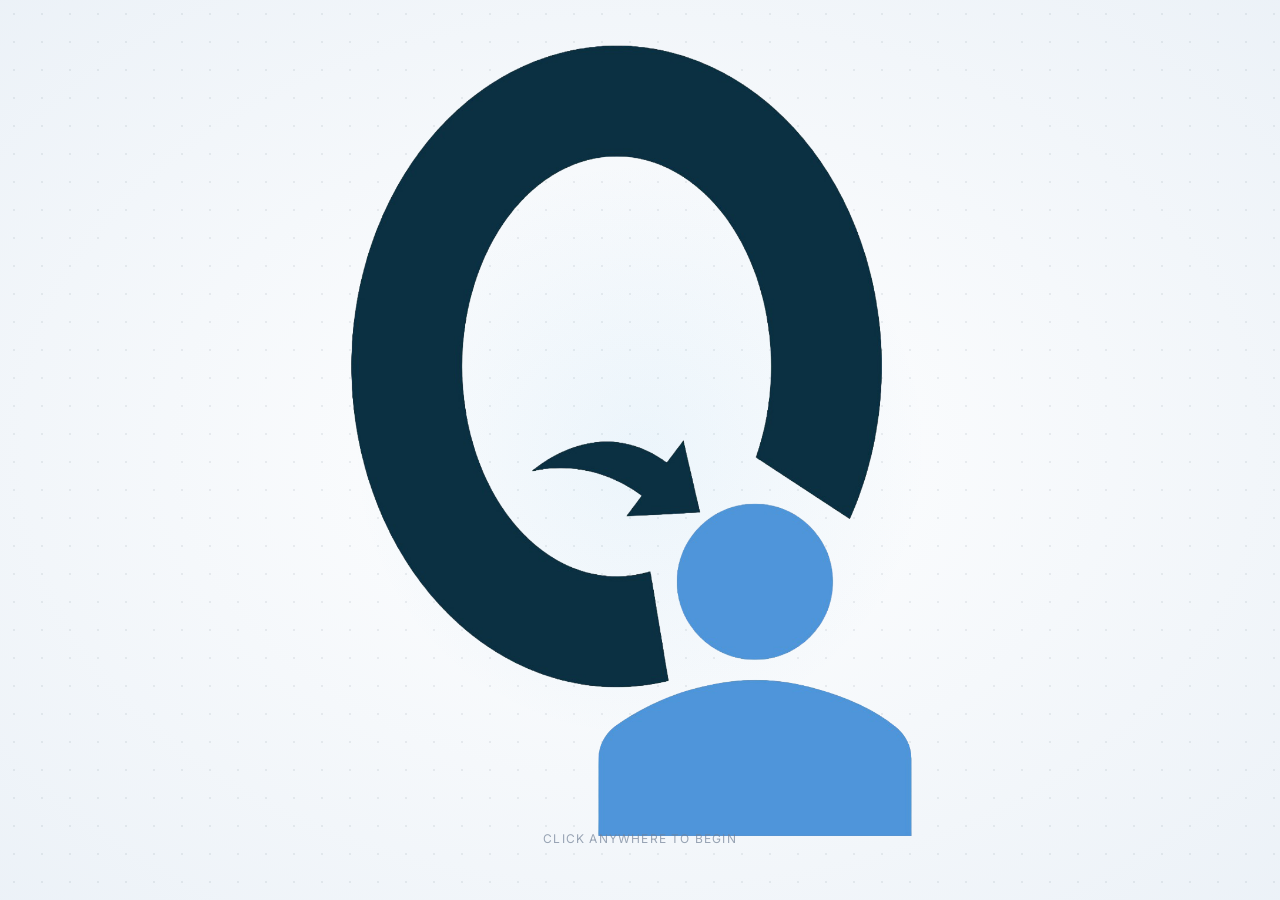
<file: index.html>
<!DOCTYPE html>
<html lang="en">

<head>
  <meta charset="UTF-8" />
  <meta name="viewport" content="width=device-width, initial-scale=1.0" />
  <title>Qpedia</title>
  <link rel="icon" type="image/x-icon" href="favicon.ico">
  <link rel="stylesheet" href="shared.css" />
  <style>
    html,
    body {
      height: 100%;
      margin: 0;
      overflow: hidden;
    }

    /* ══════════════════════════════════════════════════════════
       BASE — light background, dot grid, ambient orb
    ══════════════════════════════════════════════════════════ */
    .splash {
      min-height: 100vh;
      position: relative;
      display: flex;
      align-items: center;
      justify-content: center;
      cursor: pointer;
      user-select: none;
      overflow: hidden;
      background: radial-gradient(ellipse 85% 85% at 50% 50%, #FFFFFF 0%, #E8EFF6 100%);
    }

    .splash::after {
      content: '';
      position: absolute;
      inset: 0;
      background-image: radial-gradient(circle, rgba(13, 43, 62, 0.07) 1px, transparent 1px);
      background-size: 28px 28px;
      pointer-events: none;
      z-index: 0;
    }

    .splash::before {
      content: '';
      position: absolute;
      width: 600px;
      height: 600px;
      background: radial-gradient(circle, rgba(43, 143, 214, 0.09) 0%, transparent 68%);
      border-radius: 50%;
      top: 50%;
      left: 50%;
      transform: translate(-50%, -50%);
      animation: ambientPulse 5s ease-in-out infinite;
      pointer-events: none;
      z-index: 0;
    }

    @keyframes ambientPulse {

      0%,
      100% {
        transform: translate(-50%, -50%) scale(1);
        opacity: 1;
      }

      50% {
        transform: translate(-50%, -50%) scale(1.18);
        opacity: 0.5;
      }
    }

    /* ══════════════════════════════════════════════════════════
       DARK OVERLAY — near-black burn reveals light bg
    ══════════════════════════════════════════════════════════ */
    #dark-overlay {
      position: absolute;
      inset: 0;
      background: #020C14;
      z-index: 2;
      opacity: 1;
      transition: opacity 1.6s cubic-bezier(0.4, 0, 0.2, 1) 0.3s;
      pointer-events: none;
    }

    #dark-overlay.fade-out {
      opacity: 0;
    }

    /* ══════════════════════════════════════════════════════════
       SPLASH ROW
    ══════════════════════════════════════════════════════════ */
    #splash-row {
      position: relative;
      z-index: 3;
      display: flex;
      align-items: center;
    }

    /* ══════════════════════════════════════════════════════════
       LOGO
    ══════════════════════════════════════════════════════════ */
    #splash-logo {
      width: 600px;
      max-height: 90vh;
      object-fit: contain;
      flex-shrink: 0;
      display: block;
      pointer-events: none;
      opacity: 0;
      animation: logoEntrance 1.6s cubic-bezier(0.22, 1, 0.36, 1) 0.6s forwards;
    }

    @keyframes logoEntrance {
      from {
        opacity: 0;
        transform: scale(0.75);
        filter: blur(24px);
      }

      to {
        opacity: 1;
        transform: scale(1);
        filter: blur(0px);
      }
    }

    /* ══════════════════════════════════════════════════════════
       GLOW RING
    ══════════════════════════════════════════════════════════ */
    #glow-ring {
      position: absolute;
      width: 400px;
      height: 400px;
      border-radius: 50%;
      top: 50%;
      left: 50%;
      transform: translate(-50%, -50%) scale(0.85);
      border: 1.5px solid rgba(43, 143, 214, 0);
      pointer-events: none;
      z-index: 3;
    }

    #glow-ring.burst {
      animation: glowBurst 0.9s cubic-bezier(0.22, 1, 0.36, 1) forwards;
    }

    @keyframes glowBurst {
      0% {
        transform: translate(-50%, -50%) scale(0.85);
        border-color: rgba(43, 143, 214, 0.5);
        box-shadow: 0 0 40px rgba(43, 143, 214, 0.18), inset 0 0 30px rgba(43, 143, 214, 0.07);
      }

      100% {
        transform: translate(-50%, -50%) scale(1.75);
        border-color: rgba(43, 143, 214, 0);
        box-shadow: 0 0 0 rgba(43, 143, 214, 0);
      }
    }

    /* ══════════════════════════════════════════════════════════
       HINT TEXT
    ══════════════════════════════════════════════════════════ */
    #splash-hint {
      position: absolute;
      bottom: 52px;
      left: 50%;
      transform: translateX(-50%);
      font-size: 12px;
      font-family: 'Inter', system-ui, sans-serif;
      color: var(--qp-text-3);
      letter-spacing: 0.1em;
      text-transform: uppercase;
      white-space: nowrap;
      opacity: 0;
      animation: hintFadeIn 0.6s ease 3s forwards, hintPulse 2.8s ease-in-out 3.6s infinite;
      transition: opacity 0.35s ease;
      z-index: 3;
      pointer-events: none;
    }

    #splash-hint.hidden {
      opacity: 0 !important;
      animation: none;
    }

    @keyframes hintFadeIn {
      to {
        opacity: 0.7;
      }
    }

    @keyframes hintPulse {

      0%,
      100% {
        opacity: 0.4;
      }

      50% {
        opacity: 0.85;
      }
    }

    /* ══════════════════════════════════════════════════════════
       BUTTON GROUP
    ══════════════════════════════════════════════════════════ */
    #btn-group {
      display: flex;
      flex-direction: column;
      gap: 0;
      overflow: hidden;
    }

    #btn-group-heading {
      font-size: 11px;
      font-weight: 500;
      font-family: 'Inter', system-ui, sans-serif;
      letter-spacing: 0.09em;
      text-transform: uppercase;
      color: var(--qp-text-3);
      padding: 0 4px 14px 4px;
      white-space: nowrap;
      opacity: 0;
      transform: translateY(6px);
      transition: opacity 0.3s ease, transform 0.3s ease;
    }

    #btn-group-heading.visible {
      opacity: 1;
      transform: translateY(0);
    }

    .btn-wrap {
      overflow: visible;
      padding: 5px 0;
    }

    /* Ghost button — transparent, barely-there border, dark text */
    .splash-btn {
      position: relative;
      display: flex;
      align-items: center;
      gap: 12px;
      width: 300px;
      padding: 15px 24px;

      background: transparent;
      border: 1px solid rgba(13, 43, 62, 0.14);
      border-radius: 14px;

      color: var(--qp-navy);
      font-size: 17px;
      font-weight: 600;
      font-family: 'Inter', system-ui, sans-serif;
      letter-spacing: 0.01em;
      text-decoration: none;
      white-space: nowrap;

      opacity: 0;
      transform: translateX(20px) scale(0.95);
      pointer-events: none;

      transition:
        opacity 0.32s ease,
        transform 0.28s ease-out,
        border-color 0.28s ease-out,
        box-shadow 0.28s ease-out,
        background 0.28s ease-out;
    }

    .splash-btn::before {
      content: '';
      position: absolute;
      inset: -10px;
      border-radius: 22px;
      background: radial-gradient(ellipse at center, rgba(13, 43, 62, 0.07) 0%, transparent 70%);
      opacity: 0;
      pointer-events: none;
      transition: opacity 0.28s ease-out;
      z-index: -1;
    }

    .btn-label {
      flex: 1;
    }

    .btn-arrow {
      font-size: 16px;
      color: rgba(13, 43, 62, 0.30);
      transition: transform 0.28s ease-out, color 0.28s ease-out;
      flex-shrink: 0;
    }

    .splash-btn.visible {
      opacity: 1;
      transform: translateX(0) scale(1);
      pointer-events: auto;
    }

    .btn-wrap .splash-btn.visible:hover {
      border-color: rgba(13, 43, 62, 0.65);
      background: rgba(13, 43, 62, 0.035);
      box-shadow: 0 4px 20px rgba(13, 43, 62, 0.09);
      transform: translateY(-2px) scale(1.02);
      transition:
        transform 0.15s ease-out,
        border-color 0.15s ease-out,
        box-shadow 0.15s ease-out,
        background 0.15s ease-out;
    }

    .btn-wrap .splash-btn.visible:hover::before {
      opacity: 1;
      transition: opacity 0.15s ease-out;
    }

    .btn-wrap .splash-btn.visible:hover .btn-arrow {
      transform: translateX(4px);
      color: var(--qp-navy);
      transition: transform 0.15s ease-out, color 0.15s ease-out;
    }

    /* ══════════════════════════════════════════════════════════
       DESKTOP
    ══════════════════════════════════════════════════════════ */
    @media (min-width: 769px) {
      #splash-row {
        gap: 0;
        transition: gap 0.45s ease-out;
      }

      #splash-row.revealed {
        gap: 72px;
      }

      #btn-group {
        width: 0;
        transition: width 0.45s ease-out;
      }

      #splash-row.revealed #btn-group {
        width: 312px;
      }
    }

    /* ══════════════════════════════════════════════════════════
       MOBILE
    ══════════════════════════════════════════════════════════ */
    @media (max-width: 768px) {
      #splash-row {
        flex-direction: column;
        align-items: center;
        gap: 0;
        transition: gap 0.45s ease-out;
      }

      #splash-row.revealed {
        gap: 40px;
      }

      #splash-logo {
        width: 240px;
      }

      #btn-group {
        width: 300px;
        max-height: 0;
        transition: max-height 0.5s ease-out;
        align-items: stretch;
      }

      #splash-row.revealed #btn-group {
        max-height: 480px;
      }

      .splash-btn {
        width: 100%;
      }

      #splash-hint {
        bottom: 36px;
        font-size: 11px;
      }

      .splash::before {
        width: 360px;
        height: 360px;
      }
    }
  </style>
</head>

<body>

  <div class="splash" id="splash">

    <div id="dark-overlay"></div>
    <div id="glow-ring"></div>

    <div id="splash-row">
      <img id="splash-logo" src="Logo_OpeningPage.png" alt="Qpedia" />

      <div id="btn-group">

        <div class="btn-wrap">
          <a class="splash-btn" href="01_homepage.html?intent=technology">
            <span class="btn-label">Technology</span><span class="btn-arrow">→</span>
          </a>
        </div>
        <div class="btn-wrap">
          <a class="splash-btn" href="01_homepage.html?intent=discover">
            <span class="btn-label">Discover</span><span class="btn-arrow">→</span>
          </a>
        </div>
        <div class="btn-wrap">
          <a class="splash-btn" href="01_homepage.html?intent=business">
            <span class="btn-label">Business</span><span class="btn-arrow">→</span>
          </a>
        </div>
        <div class="btn-wrap">
          <a class="splash-btn" href="01_homepage.html?intent=opportunities">
            <span class="btn-label">Opportunities</span><span class="btn-arrow">→</span>
          </a>
        </div>
      </div>
    </div>

    <p id="splash-hint">Click anywhere to begin</p>

  </div>

  <script>
    const overlay = document.getElementById('dark-overlay');
    const glowRing = document.getElementById('glow-ring');
    const splash = document.getElementById('splash');
    const splashRow = document.getElementById('splash-row');
    const btnGroup = document.getElementById('btn-group');
    const heading = document.getElementById('btn-group-heading');
    const hint = document.getElementById('splash-hint');
    const buttons = document.querySelectorAll('.splash-btn');
    let revealed = false;

    setTimeout(function () { overlay.classList.add('fade-out'); }, 300);
    setTimeout(function () { glowRing.classList.add('burst'); }, 2200);

    splash.addEventListener('click', function (e) {
      if (e.target.closest('.splash-btn')) return;
      if (revealed) return;

      revealed = true;
      splash.style.cursor = 'default';
      hint.classList.add('hidden');
      splashRow.classList.add('revealed');

      setTimeout(function () { heading.classList.add('visible'); }, 280);

      buttons.forEach(function (btn, i) {
        setTimeout(function () { btn.classList.add('visible'); }, 380 + i * 110);
      });

      setTimeout(function () {
        btnGroup.style.overflow = 'visible';
        buttons.forEach(function (btn) { btn.style.transitionDelay = '0s'; });
      }, 1300);
    });
  </script>

</body>

</html>
</file>
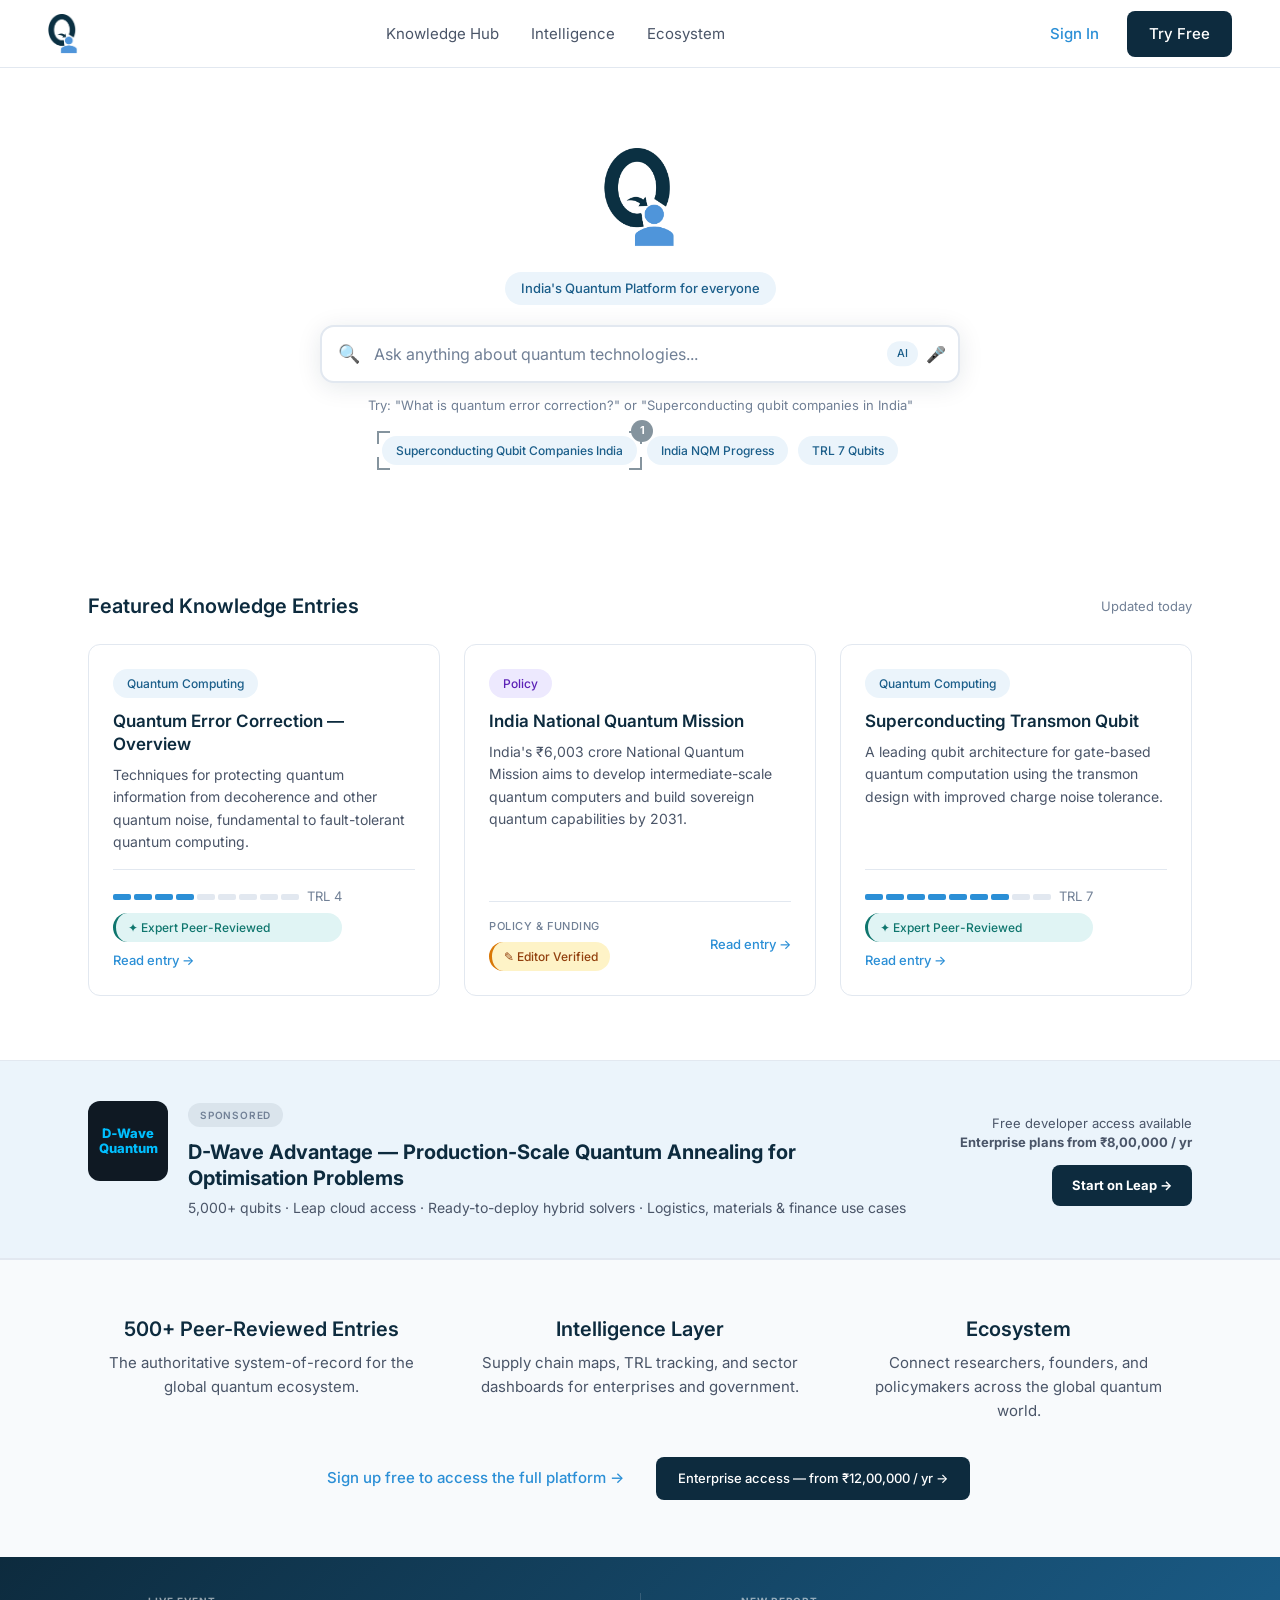
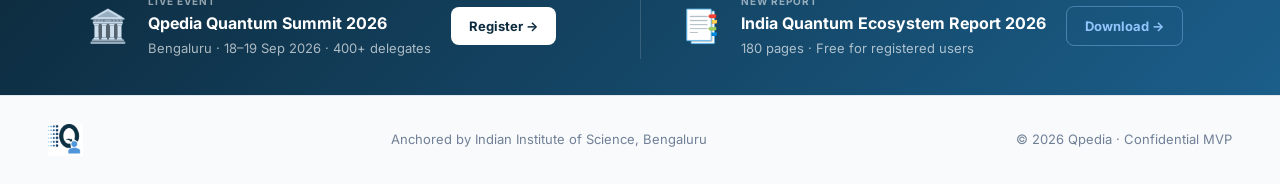
<file: 01_homepage.html>
<!DOCTYPE html>
<html lang="en">

<head>
  <meta charset="UTF-8" />
  <meta name="viewport" content="width=device-width, initial-scale=1.0" />
  <title>Qpedia — The System of Record for Quantum Technologies</title>
  <link rel="icon" type="image/x-icon" href="favicon.ico">
  <meta name="description"
    content="Search 500+ peer-reviewed entries covering quantum hardware, supply chains, research groups, and ecosystem intelligence." />
  <link rel="stylesheet" href="shared.css" />
  <link rel="stylesheet" href="shared-tour.css" />
  <style>
    /* ── Hero ──────────────────────────────────────────────── */
    .hero {
      width: 100%;
      background: var(--qp-white);
      padding: 80px 48px 64px;
      text-align: center;
    }

    .hero-badge {
      display: inline-block;
      background: var(--qp-blue-light);
      color: var(--qp-blue-mid);
      border-radius: 20px;
      padding: 6px 16px;
      font-size: 13px;
      font-weight: 500;
      margin-bottom: 20px;
    }

    .hero h1 {
      max-width: 720px;
      margin: 0 auto 16px;
    }

    .hero .hero-sub {
      max-width: 540px;
      margin: 0 auto 36px;
      color: var(--qp-text-2);
    }

    /* ── Search box ─────────────────────────────────────────── */
    .search-wrap {
      max-width: 640px;
      margin: 0 auto;
      position: relative;
    }

    .search-wrap input[type="text"] {
      width: 100%;
      height: 58px;
      border: 2px solid var(--qp-border);
      border-radius: 14px;
      padding: 0 120px 0 52px;
      font-size: 16px;
      font-family: inherit;
      color: var(--qp-text);
      outline: none;
      box-shadow: 0 4px 24px rgba(13, 43, 62, 0.10);
      transition: border-color 0.2s;
    }

    .search-wrap input[type="text"]:focus {
      border-color: var(--qp-blue);
    }

    .search-wrap input[type="text"]::placeholder {
      color: var(--qp-text-3);
    }

    .search-icon {
      position: absolute;
      left: 18px;
      top: 50%;
      transform: translateY(-50%);
      font-size: 18px;
      color: var(--qp-text-3);
      pointer-events: none;
      line-height: 1;
    }

    .search-right {
      position: absolute;
      right: 14px;
      top: 50%;
      transform: translateY(-50%);
      display: flex;
      gap: 8px;
      align-items: center;
    }

    .search-mic {
      font-size: 16px;
      cursor: pointer;
      line-height: 1;
      color: var(--qp-text-3);
      transition: color 0.15s;
    }

    .search-mic:hover {
      color: var(--qp-navy);
    }

    .search-hint {
      margin-top: 12px;
      text-align: center;
    }

    /* ── Trending tags ──────────────────────────────────────── */
    .trending-row {
      display: flex;
      justify-content: center;
      gap: 10px;
      margin-top: 20px;
    }

    /* ── Featured cards section ─────────────────────────────── */
    .featured-section {
      margin-top: 64px;
      padding-bottom: 64px;
    }

    .featured-header {
      display: flex;
      justify-content: space-between;
      align-items: center;
      margin-bottom: 24px;
    }

    .cards-grid {
      display: grid;
      grid-template-columns: repeat(3, 1fr);
      gap: 24px;
    }

    .entry-card {
      display: flex;
      flex-direction: column;
      cursor: pointer;
      text-decoration: none;
    }

    .entry-card .card-title {
      font-size: 17px;
      font-weight: 600;
      color: var(--qp-navy);
      margin: 12px 0 8px;
      line-height: 1.35;
    }

    .entry-card .card-excerpt {
      font-size: 14px;
      color: var(--qp-text-2);
      line-height: 1.6;
      flex: 1;
    }

    .card-footer {
      display: flex;
      justify-content: space-between;
      align-items: center;
      margin-top: 16px;
      padding-top: 16px;
      border-top: 1px solid var(--qp-border);
      gap: 8px;
      flex-wrap: wrap;
    }

    .card-footer-left {
      display: flex;
      flex-direction: column;
      gap: 6px;
    }

    /* ── Capability teasers ─────────────────────────────────── */
    .capability-section {
      background: var(--qp-off-white);
      padding: 56px 48px;
      margin-top: 0;
      border-top: 1px solid var(--qp-border);
    }

    .capability-grid {
      display: grid;
      grid-template-columns: repeat(3, 1fr);
      gap: 48px;
    }

    .capability-col {
      text-align: center;
    }

    .capability-icon {
      width: 56px;
      height: 56px;
      border-radius: 50%;
      background: var(--qp-blue-light);
      display: flex;
      align-items: center;
      justify-content: center;
      margin: 0 auto 16px;
      font-size: 24px;
    }

    .capability-col .qp-h3 {
      margin-bottom: 8px;
    }

    .capability-cta {
      text-align: center;
      margin-top: 32px;
    }

    /* ── Responsive ─────────────────────────────────────────── */
    @media (max-width: 1100px) {
      .cards-grid {
        grid-template-columns: repeat(2, 1fr);
      }

      .capability-grid {
        grid-template-columns: repeat(2, 1fr);
        gap: 32px;
      }

      .qp-nav {
        padding: 0 24px;
      }

      .hero {
        padding: 60px 24px 48px;
      }

      .capability-section {
        padding: 48px 24px;
      }

      .qp-footer {
        padding: 24px;
      }
    }

    @media (max-width: 768px) {

      .cards-grid,
      .capability-grid {
        grid-template-columns: 1fr;
      }
    }

    /* ── Stream G: D-Wave Ad Bar ────────────────────────────── */
    .idx-ad-bar {
      background: var(--qp-blue-light);
      border-top: 1px solid var(--qp-border);
      border-bottom: 1px solid var(--qp-border);
      padding: 40px 0;
    }

    .idx-ad-bar-inner {
      max-width: 1200px;
      margin: 0 auto;
      padding: 0 48px;
      display: flex;
      align-items: center;
      gap: 40px;
    }

    .idx-ad-bar-left {
      flex: 1;
      display: flex;
      align-items: flex-start;
      gap: 20px;
    }

    .idx-ad-bar-logo {
      width: 80px;
      height: 80px;
      background: #0F1923;
      border-radius: var(--qp-radius);
      display: flex;
      align-items: center;
      justify-content: center;
      font-size: 13px;
      font-weight: 800;
      color: #00BFFF;
      flex-shrink: 0;
      text-align: center;
      line-height: 1.2;
    }

    .idx-ad-bar-copy {
      flex: 1;
    }

    .idx-ad-bar-sponsored {
      display: inline-block;
      background: rgba(13, 43, 62, 0.08);
      color: var(--qp-text-3);
      border-radius: 20px;
      padding: 4px 12px;
      font-size: 10px;
      font-weight: 600;
      letter-spacing: 0.08em;
      text-transform: uppercase;
      margin-bottom: 12px;
    }

    .idx-ad-bar-headline {
      font-size: 20px;
      font-weight: 700;
      color: var(--qp-navy);
      line-height: 1.3;
      margin-bottom: 6px;
    }

    .idx-ad-bar-sub {
      font-size: 14px;
      color: var(--qp-text-2);
      line-height: 1.5;
    }

    .idx-ad-bar-right {
      flex-shrink: 0;
      text-align: right;
      display: flex;
      flex-direction: column;
      align-items: flex-end;
      gap: 12px;
    }

    .idx-ad-bar-tagline {
      font-size: 13px;
      color: var(--qp-text-2);
      line-height: 1.5;
    }

    .idx-ad-bar-cta {
      display: inline-block;
      background: var(--qp-navy);
      color: #fff;
      border-radius: var(--qp-radius-sm);
      padding: 10px 20px;
      font-size: 13px;
      font-weight: 700;
      text-decoration: none;
      white-space: nowrap;
    }

    .idx-ad-bar-cta:hover {
      background: var(--qp-blue);
    }

    /* ── Stream H: Summit Strip ─────────────────────────────── */
    .idx-summit-strip {
      background: linear-gradient(135deg, #0D2B3E 0%, #1B5E8A 100%);
      padding: 36px 0;
    }

    .idx-summit-inner {
      max-width: 1200px;
      margin: 0 auto;
      padding: 0 48px;
      display: flex;
      align-items: center;
      gap: 40px;
    }

    .idx-summit-tile {
      flex: 1;
      display: flex;
      align-items: center;
      gap: 20px;
    }

    .idx-summit-tile+.idx-summit-tile {
      border-left: 1px solid rgba(255, 255, 255, 0.15);
      padding-left: 40px;
    }

    .idx-summit-icon {
      font-size: 32px;
      flex-shrink: 0;
    }

    .idx-summit-label {
      font-size: 10px;
      font-weight: 700;
      letter-spacing: 0.1em;
      text-transform: uppercase;
      color: rgba(255, 255, 255, 0.55);
      margin-bottom: 4px;
    }

    .idx-summit-title {
      font-size: 16px;
      font-weight: 700;
      color: #fff;
      line-height: 1.3;
      margin-bottom: 4px;
    }

    .idx-summit-meta {
      font-size: 13px;
      color: rgba(255, 255, 255, 0.65);
    }

    .idx-summit-btn {
      display: inline-block;
      border-radius: var(--qp-radius-sm);
      padding: 9px 18px;
      font-size: 13px;
      font-weight: 700;
      text-decoration: none;
      white-space: nowrap;
      flex-shrink: 0;
    }

    .idx-summit-btn-primary {
      background: #fff;
      color: var(--qp-navy);
    }

    .idx-summit-btn-ghost {
      color: #93C5FD;
      border: 1.5px solid rgba(147, 197, 253, 0.4);
    }

    .idx-summit-btn-primary:hover {
      background: var(--qp-off-white);
    }

    .idx-summit-btn-ghost:hover {
      border-color: #93C5FD;
    }
  </style>
</head>

<body class="qp-page">

  <!-- ═══════════════════════════════════════════════════════
       NAV BAR
  ═══════════════════════════════════════════════════════ -->
  <nav class="qp-nav">
    <!-- Brand -->
    <a href="01_homepage.html " class="qp-nav-brand">
      <img src="Logo_OpeningPage.png" alt="Qpedia" height="40" />
    </a>

    <!-- Links -->
    <ul class="qp-nav-links">
      <li><a href="knowledge_hub.html">Knowledge Hub</a></li>
      <li><a href="intelligence.html">Intelligence</a></li>
      <li><a href="ecosystem.html">Ecosystem</a></li>
    </ul>

    <!-- Actions -->
    <div class="qp-nav-actions">
      <a class="qp-btn-ghost" href="04_signup.html">Sign In</a>
      <a class="qp-btn-primary" href="04_signup.html">Try Free</a>
    </div>
    <button class="qp-nav-hamburger" aria-label="Toggle menu" aria-expanded="false">&#9776;</button>
  </nav>

  <!-- ═══════════════════════════════════════════════════════
       HERO
  ═══════════════════════════════════════════════════════ -->
  <div class="qp-content">
    <section class="hero">
      <!-- Logo with name -->
      <img src="Logo_OpeningPage.png" alt="Qpedia" style="height:100px; display:block; margin:0 auto 24px;" />

      <!-- Pill badge -->
      <span class="hero-badge">India's Quantum Platform for everyone</span>


      <!-- Search box -->
      <div class="search-wrap">
        <span class="search-icon">🔍</span>
        <input type="text" id="main-search" placeholder="Ask anything about quantum technologies..."
          autocomplete="off" />
        <div class="search-right">
          <span class="qp-chip" style="font-size:11px; padding:4px 10px;">AI</span>
          <span class="search-mic" title="Voice search">🎤</span>
        </div>
      </div>

      <!-- Hint -->
      <p id="search-hint" class="qp-caption search-hint">
        Try: "What is quantum error correction?" or "Superconducting qubit companies in India"
      </p>

      <!-- Trending tags -->
      <div class="trending-row">
        <a id="chip-1" class="qp-chip qp-step-1" href="02_search_results.html">Superconducting Qubit Companies India</a>
        <a id="chip-2" class="qp-chip" href="#">India NQM Progress</a>
        <a id="chip-3" class="qp-chip" href="#">TRL 7 Qubits</a>
      </div>
    </section>

    <!-- ═══════════════════════════════════════════════════════
         FEATURED KNOWLEDGE ENTRIES
    ═══════════════════════════════════════════════════════ -->
    <div class="qp-container featured-section">
      <div class="featured-header">
        <h3 class="qp-h3">Featured Knowledge Entries</h3>
        <span class="qp-caption">Updated today</span>
      </div>

      <div class="cards-grid">

        <!-- Card 1 — Quantum Error Correction -->
        <a class="qp-card entry-card" href="09_quantum_error_correction.html" style="text-decoration:none;">
          <span class="qp-chip" style="align-self:flex-start;">Quantum Computing</span>
          <div class="card-title">Quantum Error Correction — Overview</div>
          <p class="card-excerpt qp-body">
            Techniques for protecting quantum information from decoherence and other
            quantum noise, fundamental to fault-tolerant quantum computing.
          </p>
          <div class="card-footer">
            <div class="card-footer-left">
              <!-- TRL: 9 segments, 4 filled -->
              <div class="qp-trl">
                <div class="qp-trl-bar">
                  <div class="qp-trl-segment filled"></div>
                  <div class="qp-trl-segment filled"></div>
                  <div class="qp-trl-segment filled"></div>
                  <div class="qp-trl-segment filled"></div>
                  <div class="qp-trl-segment empty"></div>
                  <div class="qp-trl-segment empty"></div>
                  <div class="qp-trl-segment empty"></div>
                  <div class="qp-trl-segment empty"></div>
                  <div class="qp-trl-segment empty"></div>
                </div>
                <span class="qp-trl-label">TRL 4</span>
              </div>
              <span class="qp-badge-expert">✦ Expert Peer-Reviewed</span>
            </div>
            <span class="qp-btn-ghost" style="font-size:13px; padding:0;">Read entry →</span>
          </div>
        </a>

        <!-- Card 2 — India National Quantum Mission -->
        <a class="qp-card entry-card" href="#" style="text-decoration:none;">
          <span class="qp-chip" style="align-self:flex-start; background:#EDE9FE; color:#5B21B6;">Policy</span>
          <div class="card-title">India National Quantum Mission</div>
          <p class="card-excerpt qp-body">
            India's ₹6,003 crore National Quantum Mission aims to develop intermediate-scale
            quantum computers and build sovereign quantum capabilities by 2031.
          </p>
          <div class="card-footer">
            <div class="card-footer-left">
              <span class="qp-label" style="color: var(--qp-text-3); font-size:11px;">Policy &amp; Funding</span>
              <span class="qp-badge-editor">✎ Editor Verified</span>
            </div>
            <span class="qp-btn-ghost" style="font-size:13px; padding:0;">Read entry →</span>
          </div>
        </a>

        <!-- Card 3 — Superconducting Transmon Qubit -->
        <a class="qp-card entry-card" href="#" style="text-decoration:none;">
          <span class="qp-chip" style="align-self:flex-start;">Quantum Computing</span>
          <div class="card-title">Superconducting Transmon Qubit</div>
          <p class="card-excerpt qp-body">
            A leading qubit architecture for gate-based quantum computation using the
            transmon design with improved charge noise tolerance.
          </p>
          <div class="card-footer">
            <div class="card-footer-left">
              <!-- TRL: 9 segments, 7 filled -->
              <div class="qp-trl">
                <div class="qp-trl-bar">
                  <div class="qp-trl-segment filled"></div>
                  <div class="qp-trl-segment filled"></div>
                  <div class="qp-trl-segment filled"></div>
                  <div class="qp-trl-segment filled"></div>
                  <div class="qp-trl-segment filled"></div>
                  <div class="qp-trl-segment filled"></div>
                  <div class="qp-trl-segment filled"></div>
                  <div class="qp-trl-segment empty"></div>
                  <div class="qp-trl-segment empty"></div>
                </div>
                <span class="qp-trl-label">TRL 7</span>
              </div>
              <span class="qp-badge-expert">✦ Expert Peer-Reviewed</span>
            </div>
            <span class="qp-btn-ghost" style="font-size:13px; padding:0;">Read entry →</span>
          </div>
        </a>

      </div>
    </div>

    <!-- ═══════════════════════════════════════════════════════
         SPONSORED AD BAR — Stream G (D-Wave)
    ═══════════════════════════════════════════════════════ -->
    <div class="idx-ad-bar">
      <div class="idx-ad-bar-inner">
        <div class="idx-ad-bar-left">
          <div class="idx-ad-bar-logo">D‑Wave<br>Quantum</div>
          <div class="idx-ad-bar-copy">
            <span class="idx-ad-bar-sponsored">Sponsored</span>
            <div class="idx-ad-bar-headline">D-Wave Advantage — Production-Scale Quantum Annealing for Optimisation
              Problems</div>
            <div class="idx-ad-bar-sub">5,000+ qubits · Leap cloud access · Ready-to-deploy hybrid solvers · Logistics,
              materials &amp; finance use cases</div>
          </div>
        </div>
        <div class="idx-ad-bar-right">
          <span class="idx-ad-bar-tagline">Free developer access available<br><strong>Enterprise plans from ₹8,00,000 /
              yr</strong></span>
          <a href="#" class="idx-ad-bar-cta">Start on Leap →</a>
        </div>
      </div>
    </div>

    <!-- ═══════════════════════════════════════════════════════
         CAPABILITY TEASERS
    ═══════════════════════════════════════════════════════ -->
    <section class="capability-section">
      <div class="qp-container">
        <div class="capability-grid">

          <!-- Col 1 -->
          <div class="capability-col">
            <h3 class="qp-h3">500+ Peer-Reviewed Entries</h3>
            <p class="qp-body">The authoritative system-of-record for the global quantum ecosystem.</p>
          </div>

          <!-- Col 2 -->
          <div class="capability-col">
            <h3 class="qp-h3">Intelligence Layer</h3>
            <p class="qp-body">Supply chain maps, TRL tracking, and sector dashboards for enterprises and government.
            </p>
          </div>

          <!-- Col 3 -->
          <div class="capability-col">
            <h3 class="qp-h3">Ecosystem</h3>
            <p class="qp-body">Connect researchers, founders, and policymakers across the global quantum world.</p>
          </div>

        </div>

        <!-- CTA -->
        <div class="capability-cta"
          style="display:flex; align-items:center; justify-content:center; gap:16px; flex-wrap:wrap;">
          <a class="qp-btn-ghost" href="04_signup.html">
            Sign up free to access the full platform →
          </a>
          <a class="qp-btn-primary" href="intelligence.html" style="background:var(--qp-navy); font-size:13px;">
            Enterprise access — from ₹12,00,000 / yr →
          </a>
        </div>
      </div>
    </section>
  </div><!-- /.qp-content -->

  <!-- ═══════════════════════════════════════════════════════
       SUMMIT + ANNUAL REPORT STRIP — Stream H
  ═══════════════════════════════════════════════════════ -->
  <div class="idx-summit-strip">
    <div class="idx-summit-inner">

      <!-- Tile 1: Summit -->
      <div class="idx-summit-tile">
        <div class="idx-summit-icon">🏛️</div>
        <div>
          <div class="idx-summit-label">Live Event</div>
          <div class="idx-summit-title">Qpedia Quantum Summit 2026</div>
          <div class="idx-summit-meta">Bengaluru · 18–19 Sep 2026 · 400+ delegates</div>
        </div>
        <a href="#" class="idx-summit-btn idx-summit-btn-primary">Register →</a>
      </div>

      <!-- Tile 2: Annual Report -->
      <div class="idx-summit-tile">
        <div class="idx-summit-icon">📑</div>
        <div>
          <div class="idx-summit-label">New Report</div>
          <div class="idx-summit-title">India Quantum Ecosystem Report 2026</div>
          <div class="idx-summit-meta">180 pages · Free for registered users</div>
        </div>
        <a href="#" class="idx-summit-btn idx-summit-btn-ghost">Download →</a>
      </div>

    </div>
  </div>

  <!-- ═══════════════════════════════════════════════════════
       FOOTER
  ═══════════════════════════════════════════════════════ -->
  <footer class="qp-footer">
    <img src="Logo.jpeg" alt="Qpedia" style="height:32px;" />
    <span class="qp-footer-center">Anchored by Indian Institute of Science, Bengaluru</span>
    <span class="qp-footer-right">© 2026 Qpedia · Confidential MVP</span>
  </footer>

  <!-- ═══════════════════════════════════════════════════════
       VANILLA JS
  ═══════════════════════════════════════════════════════ -->
  <script>
    /* ── Intent-aware content — reads ?intent= from splash page ── */
    (function () {
      var intent = new URLSearchParams(window.location.search).get('intent') || 'default';

      var content = {
        technology: {
          hint: 'Try: "Qubit architectures" or "Superconducting qubit companies in India"',
          chips: [
            { label: 'Superconducting Qubit Companies India', href: '02_search_results.html' },
            { label: 'Quantum Error Correction', href: '#' },
            { label: 'Cryogenic Control Systems', href: '#' }
          ]
        },
        discover: {
          hint: 'Try: "What can Quantum do for healthcare?" or "Quantum in everyday life"',
          chips: [
            { label: 'How Quantum Will Change Finance', href: '#' },
            { label: 'Quantum in Music & Creative Arts', href: '#' },
            { label: 'What Can Quantum Do For Me?', href: '#' }
          ]
        },
        business: {
          hint: 'Try: "Quantum startups India" or "Enterprise use cases"',
          chips: [
            { label: 'Quantum Startups India', href: '#' },
            { label: 'VC Funding in Quantum', href: '#' },
            { label: 'Enterprise Use Cases', href: '#' }
          ]
        },
        opportunities: {
          hint: 'Try: "Quantum jobs 2026" or "Research fellowships"',
          chips: [
            { label: 'Quantum Jobs 2026', href: '#' },
            { label: 'Research Fellowships', href: '#' },
            { label: 'Govt Grants & Tenders', href: '#' }
          ]
        },
        'default': {
          hint: 'Try: "What is quantum error correction?" or "Superconducting qubit companies in India"',
          chips: [
            { label: 'Superconducting Qubit Companies India', href: '02_search_results.html' },
            { label: 'India NQM Progress', href: '#' },
            { label: 'TRL 7 Qubits', href: '#' }
          ]
        }
      };

      var data = content[intent] || content['default'];

      /* Update hint */
      document.getElementById('search-hint').textContent = data.hint;

      /* Update chips */
      ['chip-1', 'chip-2', 'chip-3'].forEach(function (id, i) {
        var el = document.getElementById(id);
        el.textContent = data.chips[i].label;
        el.href = data.chips[i].href;
      });
    }());

    /* ── Search enter key ── */
    document.getElementById('main-search').addEventListener('keydown', function (e) {
      if (e.key === 'Enter' && this.value.trim() !== '') {
        window.location.href = '02_search_results.html';
      }
    });
  </script>
  <script src="shared-tour.js"></script>
  <script src="shared.js"></script>
</body>

</html>
</file>
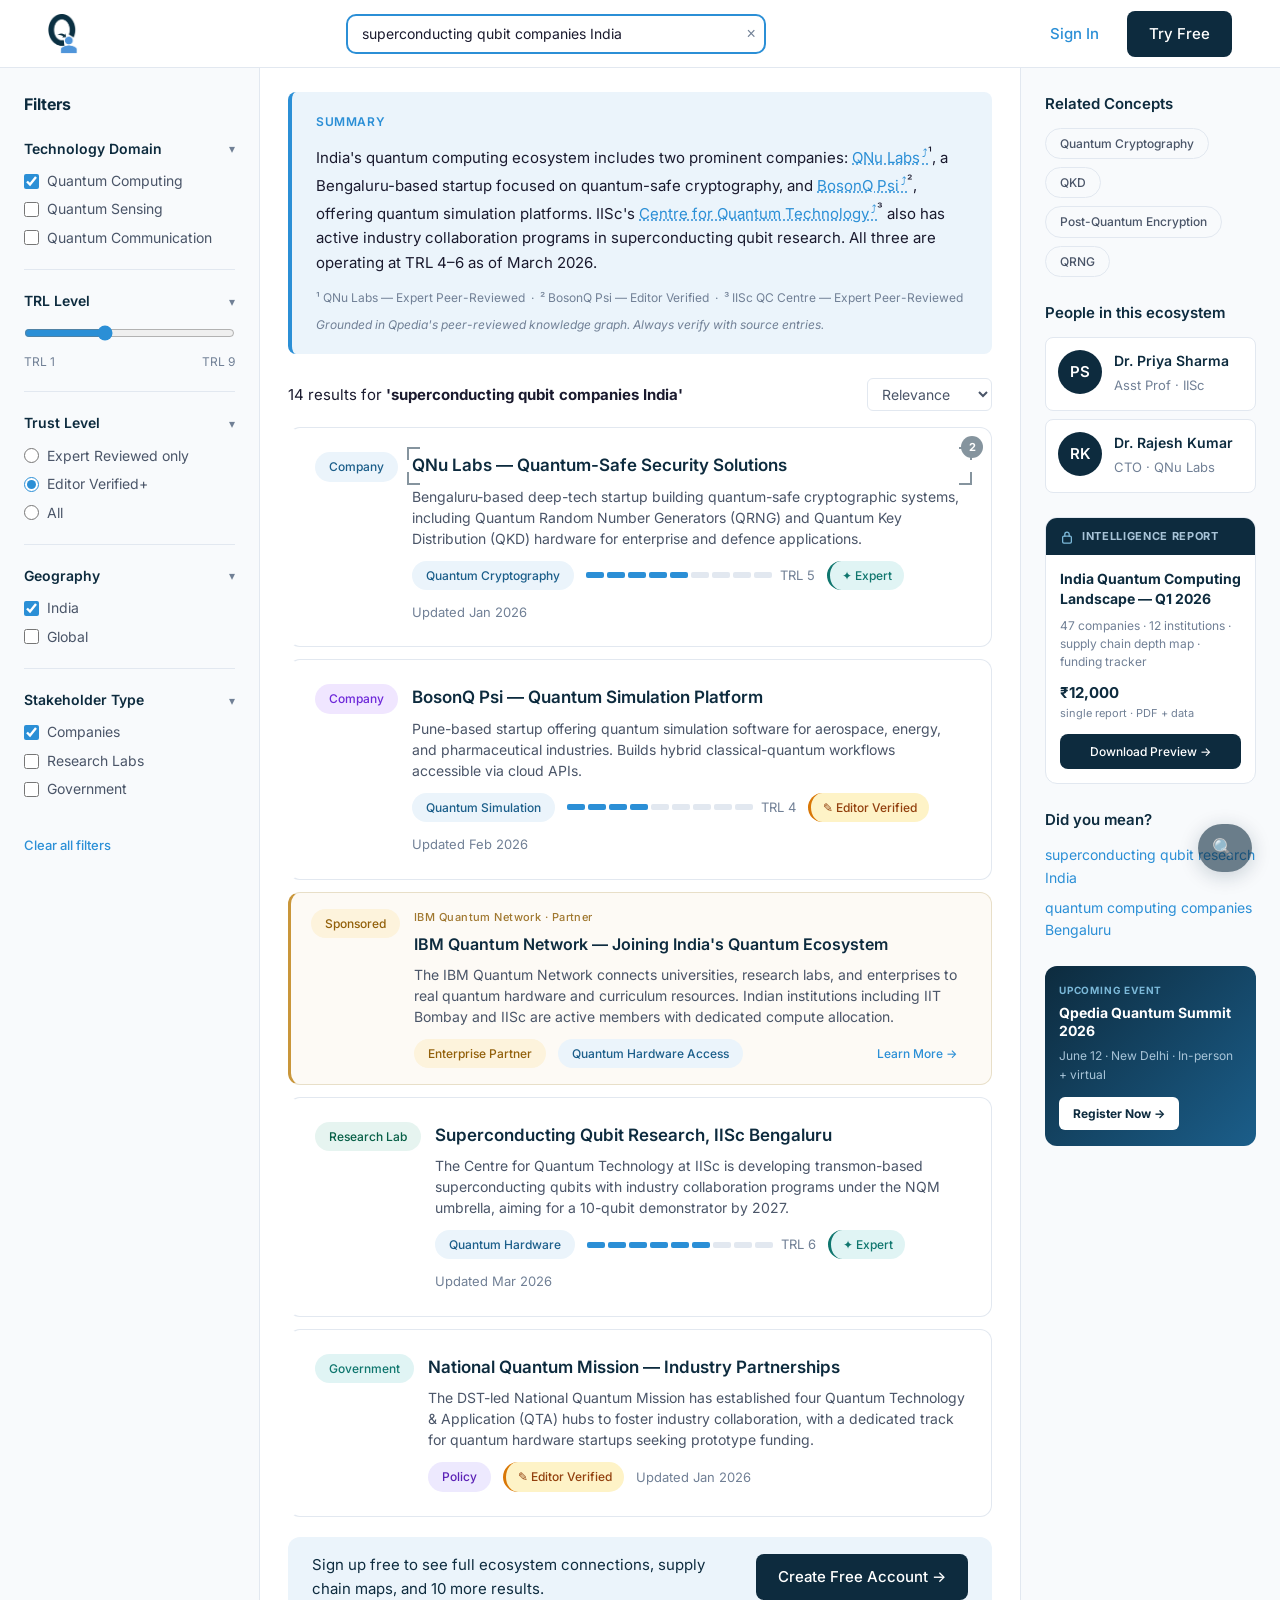
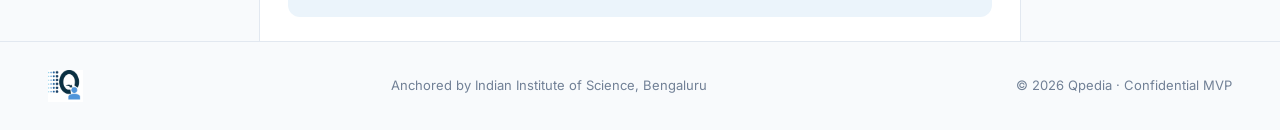
<file: 02_search_results.html>
<!DOCTYPE html>
<html lang="en">

<head>
  <meta charset="UTF-8" />
  <meta name="viewport" content="width=device-width, initial-scale=1.0" />
  <link rel="icon" type="image/x-icon" href="favicon.ico">
  <title>Search: superconducting qubit companies India — Qpedia</title>
  <meta name="description"
    content="Qpedia search results for superconducting qubit companies in India — peer-reviewed quantum ecosystem intelligence." />
  <link rel="stylesheet" href="shared.css" />
  <link rel="stylesheet" href="shared-search.css" />
  <link rel="stylesheet" href="shared-tour.css" />

  <style>
    /* ── Nav search override ───────────────────────────────── */
    .nav-search-wrap {
      display: flex;
      align-items: center;
      gap: 12px;
    }

    .nav-search-input-wrap {
      position: relative;
      display: flex;
      align-items: center;
    }

    .nav-search-input {
      width: 420px;
      height: 40px;
      border: 2px solid var(--qp-blue);
      border-radius: 10px;
      padding: 0 36px 0 14px;
      font-size: 14px;
      font-family: inherit;
      color: var(--qp-text);
      outline: none;
      transition: border-color 0.2s, box-shadow 0.2s;
    }

    .nav-search-input:focus {
      box-shadow: 0 0 0 3px rgba(43, 143, 214, 0.12);
    }

    .nav-search-clear {
      position: absolute;
      right: 10px;
      top: 50%;
      transform: translateY(-50%);
      background: none;
      border: none;
      font-size: 16px;
      color: var(--qp-text-3);
      cursor: pointer;
      line-height: 1;
      padding: 0;
      display: flex;
      align-items: center;
      justify-content: center;
    }

    .nav-search-clear:hover {
      color: var(--qp-navy);
    }

    /* ── Three-column layout ───────────────────────────────── */
    .results-layout {
      display: grid;
      grid-template-columns: 260px 1fr 260px;
      min-height: calc(100vh - 68px - 89px);
      /* nav + footer */
    }

    /* ── Left filter panel ─────────────────────────────────── */
    .filter-panel {
      background: var(--qp-off-white);
      border-right: 1px solid var(--qp-border);
      padding: 24px;
    }

    .filter-panel-title {
      font-size: 16px;
      font-weight: 700;
      color: var(--qp-navy);
      margin-bottom: 20px;
    }

    .filter-group {
      margin-bottom: 20px;
    }

    .filter-group-header {
      display: flex;
      justify-content: space-between;
      align-items: center;
      margin-bottom: 10px;
      cursor: pointer;
      user-select: none;
    }

    .filter-group-header span:first-child {
      font-size: 14px;
      font-weight: 600;
      color: var(--qp-navy);
    }

    .filter-group-header .caret {
      font-size: 12px;
      color: var(--qp-text-3);
    }

    .filter-label {
      display: flex;
      gap: 8px;
      align-items: center;
      font-size: 14px;
      color: var(--qp-text-2);
      margin-bottom: 6px;
      cursor: pointer;
    }

    .filter-label input[type="checkbox"],
    .filter-label input[type="radio"] {
      accent-color: var(--qp-blue);
      width: 15px;
      height: 15px;
      cursor: pointer;
      flex-shrink: 0;
    }

    .trl-range {
      accent-color: var(--qp-blue);
      width: 100%;
      cursor: pointer;
    }

    .trl-range-labels {
      display: flex;
      justify-content: space-between;
      font-size: 12px;
      color: var(--qp-text-3);
      margin-top: 4px;
    }

    .filter-divider {
      height: 1px;
      background: var(--qp-border);
      margin: 8px 0 20px;
    }

    /* ── Main results column ───────────────────────────────── */
    .results-main {
      padding: 24px 28px;
      min-width: 0;
      /* prevent overflow */
    }

    /* AI box text */
    .ai-summary-text {
      font-size: 15px;
      line-height: 1.65;
      color: var(--qp-text);
      margin-bottom: 12px;
    }

    .ai-footnotes {
      font-size: 12px;
      color: var(--qp-text-3);
    }

    .ai-caveat {
      font-size: 12px;
      color: var(--qp-text-3);
      font-style: italic;
      margin-top: 8px;
    }

    /* Results bar */
    .results-bar {
      display: flex;
      justify-content: space-between;
      align-items: center;
      margin-bottom: 16px;
    }

    .results-count {
      font-size: 15px;
      color: var(--qp-text);
    }

    .sort-select {
      font-size: 14px;
      border: 1px solid var(--qp-border);
      border-radius: 6px;
      padding: 6px 10px;
      font-family: inherit;
      color: var(--qp-text-2);
      outline: none;
      cursor: pointer;
      background: var(--qp-white);
    }

    /* Result card internals */
    .result-card {
      margin-bottom: 12px;
      border-left: 3px solid transparent;
      transition: border-left-color 0.15s, box-shadow 0.2s, border-color 0.2s;
    }

    .result-card:hover {
      border-left-color: var(--qp-blue);
    }

    .result-card-inner {
      display: flex;
      align-items: flex-start;
      gap: 14px;
    }

    .result-card-body {
      flex: 1;
      min-width: 0;
    }

    .result-title {
      font-size: 17px;
      font-weight: 600;
      color: var(--qp-navy);
      text-decoration: none;
      display: block;
      margin-bottom: 6px;
      transition: color 0.15s;
    }

    .result-title:hover {
      color: var(--qp-blue-mid);
    }

    .result-excerpt {
      font-size: 14px;
      color: var(--qp-text-2);
      line-height: 1.5;
      margin-bottom: 12px;
    }

    .result-meta {
      display: flex;
      gap: 12px;
      align-items: center;
      flex-wrap: wrap;
    }

    /* Signup nudge */
    .signup-nudge {
      background: var(--qp-blue-light);
      border-radius: var(--qp-radius);
      padding: 16px 24px;
      display: flex;
      justify-content: space-between;
      align-items: center;
      gap: 16px;
      margin-top: 20px;
    }

    .signup-nudge p {
      font-size: 15px;
      color: var(--qp-navy);
      margin: 0;
      flex: 1;
    }

    /* ── Right context panel ───────────────────────────────── */
    .context-panel {
      background: var(--qp-off-white);
      border-left: 1px solid var(--qp-border);
      padding: 24px;
    }

    .context-panel-title {
      font-size: 15px;
      font-weight: 600;
      color: var(--qp-navy);
      margin-bottom: 12px;
    }

    .context-chips {
      display: flex;
      flex-wrap: wrap;
      gap: 8px;
    }

    .person-mini {
      display: flex;
      gap: 12px;
      align-items: flex-start;
      padding: 12px;
      background: var(--qp-white);
      border-radius: var(--qp-radius-sm);
      border: 1px solid var(--qp-border);
      margin-bottom: 8px;
    }

    .person-mini-info .person-name {
      font-size: 14px;
      font-weight: 600;
      color: var(--qp-navy);
    }

    .did-you-mean a {
      display: block;
      font-size: 14px;
      color: var(--qp-blue);
      margin-bottom: 8px;
      text-decoration: none;
      transition: text-decoration 0.1s;
    }

    .did-you-mean a:hover {
      text-decoration: underline;
    }

    /* Chip variants for result types */
    .chip-company {
      display: inline-flex;
      align-items: center;
      padding: 5px 14px;
      background: var(--qp-blue-light);
      color: var(--qp-blue-mid);
      border-radius: 20px;
      font-size: 12px;
      font-weight: 500;
      white-space: nowrap;
    }

    .chip-company-alt {
      display: inline-flex;
      align-items: center;
      padding: 5px 14px;
      background: #F0E6FF;
      color: #6D28D9;
      border-radius: 20px;
      font-size: 12px;
      font-weight: 500;
      white-space: nowrap;
    }

    .chip-research {
      display: inline-flex;
      align-items: center;
      padding: 5px 14px;
      background: #E6F4F0;
      color: #065F46;
      border-radius: 20px;
      font-size: 12px;
      font-weight: 500;
      white-space: nowrap;
    }

    .chip-government {
      display: inline-flex;
      align-items: center;
      padding: 5px 14px;
      background: #E0F4F4;
      color: #0F766E;
      border-radius: 20px;
      font-size: 12px;
      font-weight: 500;
      white-space: nowrap;
    }

    /* ── Sponsored card ───────────────────────────────────── */
    .result-card-sponsored {
      margin-bottom: 12px;
      background: #FDFAF5;
      border: 1px solid #E8DFC8;
      border-left: 3px solid #C9963A;
      border-radius: var(--qp-radius);
      padding: 16px 20px;
    }

    .chip-sponsored {
      display: inline-flex;
      align-items: center;
      padding: 5px 14px;
      background: #FDF3DC;
      color: #92600A;
      border-radius: 20px;
      font-size: 12px;
      font-weight: 500;
      white-space: nowrap;
      flex-shrink: 0;
    }

    .sponsored-label {
      font-size: 11px;
      color: #A07830;
      font-weight: 500;
      letter-spacing: 0.04em;
      margin-bottom: 6px;
    }

    /* ── Right panel: Intelligence Report card ────────────── */
    .intel-report-card {
      background: var(--qp-white);
      border: 1px solid var(--qp-border);
      border-radius: var(--qp-radius);
      overflow: hidden;
      margin-bottom: 20px;
    }

    .intel-report-header {
      background: var(--qp-navy);
      padding: 10px 14px;
      display: flex;
      align-items: center;
      gap: 8px;
    }

    .intel-report-header-label {
      font-size: 11px;
      font-weight: 700;
      color: #A8C4D8;
      letter-spacing: 0.06em;
      text-transform: uppercase;
    }

    .intel-report-body {
      padding: 14px;
    }

    .intel-report-title {
      font-size: 14px;
      font-weight: 700;
      color: var(--qp-navy);
      line-height: 1.4;
      margin-bottom: 8px;
    }

    .intel-report-meta {
      font-size: 12px;
      color: var(--qp-text-3);
      margin-bottom: 10px;
      line-height: 1.5;
    }

    .intel-report-price-row {
      display: flex;
      align-items: center;
      justify-content: space-between;
      gap: 8px;
      margin-bottom: 12px;
    }

    .intel-report-price {
      font-size: 15px;
      font-weight: 700;
      color: var(--qp-navy);
    }

    .intel-report-price-note {
      font-size: 11px;
      color: var(--qp-text-3);
    }

    /* ── Right panel: Summit strip ────────────────────────── */
    .summit-strip {
      background: linear-gradient(135deg, #0D2B3E 0%, #1B5E8A 100%);
      border-radius: var(--qp-radius);
      padding: 16px 14px;
      color: #fff;
    }

    .summit-strip-eyebrow {
      font-size: 10px;
      font-weight: 700;
      letter-spacing: 0.08em;
      text-transform: uppercase;
      color: #7BB8D8;
      margin-bottom: 6px;
    }

    .summit-strip-title {
      font-size: 14px;
      font-weight: 700;
      color: #fff;
      margin-bottom: 6px;
      line-height: 1.3;
    }

    .summit-strip-meta {
      font-size: 12px;
      color: #A8C4D8;
      margin-bottom: 12px;
    }

    .summit-strip-btn {
      display: inline-block;
      background: #fff;
      color: var(--qp-navy);
      font-size: 12px;
      font-weight: 700;
      padding: 7px 14px;
      border-radius: 6px;
      text-decoration: none;
      transition: background 0.15s;
    }

    .summit-strip-btn:hover {
      background: #E8F3FA;
    }
  </style>
</head>

<body class="qp-page">

  <!-- ═══════════════════════════════════════════════════════
       NAV BAR
  ═══════════════════════════════════════════════════════ -->
  <nav class="qp-nav">
    <!-- Brand -->
    <a href="01_homepage.html " class="qp-nav-brand">
      <img src="Logo_OpeningPage.png" alt="Qpedia" height="40" />
    </a>

    <!-- Centre: inline search -->
    <div class="nav-search-wrap">
      <div class="nav-search-input-wrap">
        <input class="nav-search-input" type="text" id="nav-search" value="superconducting qubit companies India"
          autocomplete="off" />
        <button class="nav-search-clear" id="nav-clear" title="Clear search" aria-label="Clear">×</button>
      </div>
    </div>

    <!-- Actions -->
    <div class="qp-nav-actions">
      <a class="qp-btn-ghost" href="04_signup.html">Sign In</a>
      <a class="qp-btn-primary" href="04_signup.html">Try Free</a>
    </div>
    <button class="qp-nav-hamburger" aria-label="Toggle menu" aria-expanded="false">&#9776;</button>
  </nav>

  <!-- ═══════════════════════════════════════════════════════
       THREE-COLUMN RESULTS LAYOUT
  ═══════════════════════════════════════════════════════ -->
  <div class="results-layout">

    <!-- ── LEFT: Filter Panel ──────────────────────────────── -->
    <aside class="filter-panel">
      <div class="filter-panel-title">Filters</div>

      <!-- Group 1: Technology Domain -->
      <div class="filter-group">
        <div class="filter-group-header">
          <span>Technology Domain</span>
          <span class="caret">▾</span>
        </div>
        <label class="filter-label">
          <input type="checkbox" checked /> Quantum Computing
        </label>
        <label class="filter-label">
          <input type="checkbox" /> Quantum Sensing
        </label>
        <label class="filter-label">
          <input type="checkbox" /> Quantum Communication
        </label>
      </div>

      <div class="filter-divider"></div>

      <!-- Group 2: TRL Level -->
      <div class="filter-group">
        <div class="filter-group-header">
          <span>TRL Level</span>
          <span class="caret">▾</span>
        </div>
        <input type="range" class="trl-range" min="1" max="9" value="4" />
        <div class="trl-range-labels">
          <span>TRL 1</span>
          <span>TRL 9</span>
        </div>
      </div>

      <div class="filter-divider"></div>

      <!-- Group 3: Trust Level -->
      <div class="filter-group">
        <div class="filter-group-header">
          <span>Trust Level</span>
          <span class="caret">▾</span>
        </div>
        <label class="filter-label">
          <input type="radio" name="trust" /> Expert Reviewed only
        </label>
        <label class="filter-label">
          <input type="radio" name="trust" checked /> Editor Verified+
        </label>
        <label class="filter-label">
          <input type="radio" name="trust" /> All
        </label>
      </div>

      <div class="filter-divider"></div>

      <!-- Group 4: Geography -->
      <div class="filter-group">
        <div class="filter-group-header">
          <span>Geography</span>
          <span class="caret">▾</span>
        </div>
        <label class="filter-label">
          <input type="checkbox" checked /> India
        </label>
        <label class="filter-label">
          <input type="checkbox" /> Global
        </label>
      </div>

      <div class="filter-divider"></div>

      <!-- Group 5: Stakeholder Type -->
      <div class="filter-group">
        <div class="filter-group-header">
          <span>Stakeholder Type</span>
          <span class="caret">▾</span>
        </div>
        <label class="filter-label">
          <input type="checkbox" checked /> Companies
        </label>
        <label class="filter-label">
          <input type="checkbox" /> Research Labs
        </label>
        <label class="filter-label">
          <input type="checkbox" /> Government
        </label>
      </div>

      <a class="qp-btn-ghost" href="#" style="font-size:13px; margin-top:8px; display:inline-block; padding: 6px 0;">
        Clear all filters
      </a>
    </aside>

    <!-- ── CENTRE: Main Results ────────────────────────────── -->
    <main class="results-main">

      <!-- AI Summary Box -->
      <div class="qp-ai-box" style="margin-bottom:24px;">
        <div class="qp-ai-box-header">
          <span class="qp-ai-label">Summary</span>
        </div>
        <p class="ai-summary-text">
          India's quantum computing ecosystem includes two prominent companies:
          <span class="qp-kg-link">QNu Labs</span><sup>¹</sup>, a Bengaluru-based startup focused
          on quantum-safe cryptography, and <span class="qp-kg-link">BosonQ Psi</span><sup>²</sup>,
          offering quantum simulation platforms. IISc's
          <span class="qp-kg-link">Centre for Quantum Technology</span><sup>³</sup> also has active
          industry collaboration programs in superconducting qubit research. All three are operating
          at TRL 4–6 as of March 2026.
        </p>
        <p class="ai-footnotes">
          ¹ QNu Labs — Expert Peer-Reviewed &nbsp;·&nbsp;
          ² BosonQ Psi — Editor Verified &nbsp;·&nbsp;
          ³ IISc QC Centre — Expert Peer-Reviewed
        </p>
        <p class="ai-caveat">
          Grounded in Qpedia's peer-reviewed knowledge graph. Always verify with source entries.
        </p>
      </div>

      <!-- Results bar -->
      <div class="results-bar">
        <span class="results-count">14 results for <strong>'superconducting qubit companies India'</strong></span>
        <select class="sort-select" aria-label="Sort by">
          <option>Relevance</option>
          <option>TRL Level</option>
          <option>Most Recent</option>
        </select>
      </div>

      <!-- ── Card 1: QNu Labs ── -->
      <div class="qp-card result-card">
        <div class="result-card-inner">
          <span class="chip-company">Company</span>
          <div class="result-card-body">
            <a class="result-title qp-step-2" href="03_knowledge_entry.html">
              QNu Labs — Quantum-Safe Security Solutions
            </a>
            <p class="result-excerpt">
              Bengaluru-based deep-tech startup building quantum-safe cryptographic systems,
              including Quantum Random Number Generators (QRNG) and Quantum Key Distribution
              (QKD) hardware for enterprise and defence applications.
            </p>
            <div class="result-meta">
              <span class="qp-chip" style="font-size:12px;">Quantum Cryptography</span>
              <div class="qp-trl">
                <div class="qp-trl-bar">
                  <div class="qp-trl-segment filled"></div>
                  <div class="qp-trl-segment filled"></div>
                  <div class="qp-trl-segment filled"></div>
                  <div class="qp-trl-segment filled"></div>
                  <div class="qp-trl-segment filled"></div>
                  <div class="qp-trl-segment empty"></div>
                  <div class="qp-trl-segment empty"></div>
                  <div class="qp-trl-segment empty"></div>
                  <div class="qp-trl-segment empty"></div>
                </div>
                <span class="qp-trl-label">TRL 5</span>
              </div>
              <span class="qp-badge-expert">✦ Expert</span>
              <span class="qp-caption">Updated Jan 2026</span>
            </div>
          </div>
        </div>
      </div>

      <!-- ── Card 2: BosonQ Psi ── -->
      <div class="qp-card result-card">
        <div class="result-card-inner">
          <span class="chip-company-alt">Company</span>
          <div class="result-card-body">
            <a class="result-title" href="#">
              BosonQ Psi — Quantum Simulation Platform
            </a>
            <p class="result-excerpt">
              Pune-based startup offering quantum simulation software for aerospace, energy,
              and pharmaceutical industries. Builds hybrid classical-quantum workflows accessible
              via cloud APIs.
            </p>
            <div class="result-meta">
              <span class="qp-chip" style="font-size:12px;">Quantum Simulation</span>
              <div class="qp-trl">
                <div class="qp-trl-bar">
                  <div class="qp-trl-segment filled"></div>
                  <div class="qp-trl-segment filled"></div>
                  <div class="qp-trl-segment filled"></div>
                  <div class="qp-trl-segment filled"></div>
                  <div class="qp-trl-segment empty"></div>
                  <div class="qp-trl-segment empty"></div>
                  <div class="qp-trl-segment empty"></div>
                  <div class="qp-trl-segment empty"></div>
                  <div class="qp-trl-segment empty"></div>
                </div>
                <span class="qp-trl-label">TRL 4</span>
              </div>
              <span class="qp-badge-editor">✎ Editor Verified</span>
              <span class="qp-caption">Updated Feb 2026</span>
            </div>
          </div>
        </div>
      </div>

      <!-- ── Sponsored Card: IBM Quantum ── -->
      <div class="result-card-sponsored">
        <div class="result-card-inner">
          <span class="chip-sponsored">Sponsored</span>
          <div class="result-card-body">
            <div class="sponsored-label">IBM Quantum Network · Partner</div>
            <a class="result-title" href="#" style="font-size:16px;">
              IBM Quantum Network — Joining India's Quantum Ecosystem
            </a>
            <p class="result-excerpt">
              The IBM Quantum Network connects universities, research labs, and enterprises to
              real quantum hardware and curriculum resources. Indian institutions including IIT
              Bombay and IISc are active members with dedicated compute allocation.
            </p>
            <div class="result-meta">
              <span class="qp-chip" style="font-size:12px; background:#FDF3DC; color:#92600A;">Enterprise Partner</span>
              <span class="qp-chip" style="font-size:12px;">Quantum Hardware Access</span>
              <a href="#" class="qp-btn-ghost" style="font-size:12px; padding:5px 14px; margin-left:auto;">Learn More
                →</a>
            </div>
          </div>
        </div>
      </div>

      <!-- ── Card 3: IISc ── -->
      <div class="qp-card result-card">
        <div class="result-card-inner">
          <span class="chip-research">Research Lab</span>
          <div class="result-card-body">
            <a class="result-title" href="#">
              Superconducting Qubit Research, IISc Bengaluru
            </a>
            <p class="result-excerpt">
              The Centre for Quantum Technology at IISc is developing transmon-based
              superconducting qubits with industry collaboration programs under the NQM umbrella,
              aiming for a 10-qubit demonstrator by 2027.
            </p>
            <div class="result-meta">
              <span class="qp-chip" style="font-size:12px;">Quantum Hardware</span>
              <div class="qp-trl">
                <div class="qp-trl-bar">
                  <div class="qp-trl-segment filled"></div>
                  <div class="qp-trl-segment filled"></div>
                  <div class="qp-trl-segment filled"></div>
                  <div class="qp-trl-segment filled"></div>
                  <div class="qp-trl-segment filled"></div>
                  <div class="qp-trl-segment filled"></div>
                  <div class="qp-trl-segment empty"></div>
                  <div class="qp-trl-segment empty"></div>
                  <div class="qp-trl-segment empty"></div>
                </div>
                <span class="qp-trl-label">TRL 6</span>
              </div>
              <span class="qp-badge-expert">✦ Expert</span>
              <span class="qp-caption">Updated Mar 2026</span>
            </div>
          </div>
        </div>
      </div>

      <!-- ── Card 4: NQM ── -->
      <div class="qp-card result-card">
        <div class="result-card-inner">
          <span class="chip-government">Government</span>
          <div class="result-card-body">
            <a class="result-title" href="#">
              National Quantum Mission — Industry Partnerships
            </a>
            <p class="result-excerpt">
              The DST-led National Quantum Mission has established four Quantum Technology &amp;
              Application (QTA) hubs to foster industry collaboration, with a dedicated track for
              quantum hardware startups seeking prototype funding.
            </p>
            <div class="result-meta">
              <span class="qp-chip" style="font-size:12px; background:#EDE9FE; color:#5B21B6;">Policy</span>
              <span class="qp-badge-editor">✎ Editor Verified</span>
              <span class="qp-caption">Updated Jan 2026</span>
            </div>
          </div>
        </div>
      </div>

      <!-- Signup nudge -->
      <div class="signup-nudge">
        <p>Sign up free to see full ecosystem connections, supply chain maps, and 10 more results.</p>
        <a class="qp-btn-primary" href="04_signup.html" style="white-space:nowrap;">Create Free Account →</a>
      </div>

    </main>

    <!-- ── RIGHT: Context Panel ────────────────────────────── -->
    <aside class="context-panel">

      <!-- Related Concepts -->
      <div class="context-panel-title">Related Concepts</div>
      <div class="context-chips">
        <a class="qp-chip qp-chip-outline" href="#">Quantum Cryptography</a>
        <a class="qp-chip qp-chip-outline" href="#">QKD</a>
        <a class="qp-chip qp-chip-outline" href="#">Post-Quantum Encryption</a>
        <a class="qp-chip qp-chip-outline" href="#">QRNG</a>
      </div>

      <!-- People -->
      <div class="context-panel-title" style="margin-top:24px; margin-bottom:12px;">People in this ecosystem</div>

      <div class="person-mini">
        <div class="qp-avatar">PS</div>
        <div class="person-mini-info">
          <div class="person-name">Dr. Priya Sharma</div>
          <span class="qp-caption">Asst Prof · IISc</span>
        </div>
      </div>

      <div class="person-mini">
        <div class="qp-avatar">RK</div>
        <div class="person-mini-info">
          <div class="person-name">Dr. Rajesh Kumar</div>
          <span class="qp-caption">CTO · QNu Labs</span>
        </div>
      </div>

      <!-- Intelligence Report -->
      <div class="intel-report-card" style="margin-top:24px;">
        <div class="intel-report-header">
          <svg width="14" height="14" viewBox="0 0 16 16" fill="none">
            <rect x="3" y="7" width="10" height="8" rx="1.5" stroke="#7BB8D8" stroke-width="1.5" />
            <path d="M5.5 7V5a2.5 2.5 0 0 1 5 0v2" stroke="#7BB8D8" stroke-width="1.5" stroke-linecap="round" />
          </svg>
          <span class="intel-report-header-label">Intelligence Report</span>
        </div>
        <div class="intel-report-body">
          <div class="intel-report-title">India Quantum Computing Landscape — Q1 2026</div>
          <div class="intel-report-meta">
            47 companies · 12 institutions · supply chain depth map · funding tracker
          </div>
          <div class="intel-report-price-row">
            <div>
              <div class="intel-report-price">₹12,000</div>
              <div class="intel-report-price-note">single report · PDF + data</div>
            </div>
          </div>
          <a href="04_signup.html" class="qp-btn-primary"
            style="font-size:12px; padding:8px 14px; display:block; text-align:center;">Download Preview →</a>
        </div>
      </div>

      <!-- Did you mean -->
      <div class="context-panel-title did-you-mean" style="margin-top:24px; margin-bottom:12px;">Did you mean?</div>
      <div class="did-you-mean">
        <a href="#">superconducting qubit research India</a>
        <a href="#">quantum computing companies Bengaluru</a>
      </div>

      <!-- Quantum Summit strip -->
      <div class="summit-strip" style="margin-top:24px;">
        <div class="summit-strip-eyebrow">Upcoming Event</div>
        <div class="summit-strip-title">Qpedia Quantum Summit 2026</div>
        <div class="summit-strip-meta">June 12 · New Delhi · In-person + virtual</div>
        <a href="04_signup.html" class="summit-strip-btn">Register Now →</a>
      </div>

    </aside>

  </div><!-- /.results-layout -->

  <!-- ═══════════════════════════════════════════════════════
       FOOTER
  ═══════════════════════════════════════════════════════ -->
  <footer class="qp-footer">
    <img src="Logo.jpeg" alt="Qpedia" style="height:32px;" />
    <span class="qp-footer-center">Anchored by Indian Institute of Science, Bengaluru</span>
    <span class="qp-footer-right">© 2026 Qpedia · Confidential MVP</span>
  </footer>

  <!-- ═══════════════════════════════════════════════════════
       VANILLA JS
  ═══════════════════════════════════════════════════════ -->
  <script>
    // Clear button
    document.getElementById('nav-clear').addEventListener('click', function () {
      const inp = document.getElementById('nav-search');
      inp.value = '';
      inp.focus();
    });

    // Enter key → back to homepage search
    document.getElementById('nav-search').addEventListener('keydown', function (e) {
      if (e.key === 'Enter' && this.value.trim() !== '') {
        window.location.href = '02_search_results.html';
      }
    });
  </script>
  <script src="shared-search.js"></script>
  <script src="shared-tour.js"></script>
  <script src="shared.js"></script>
</body>

</html>
</file>
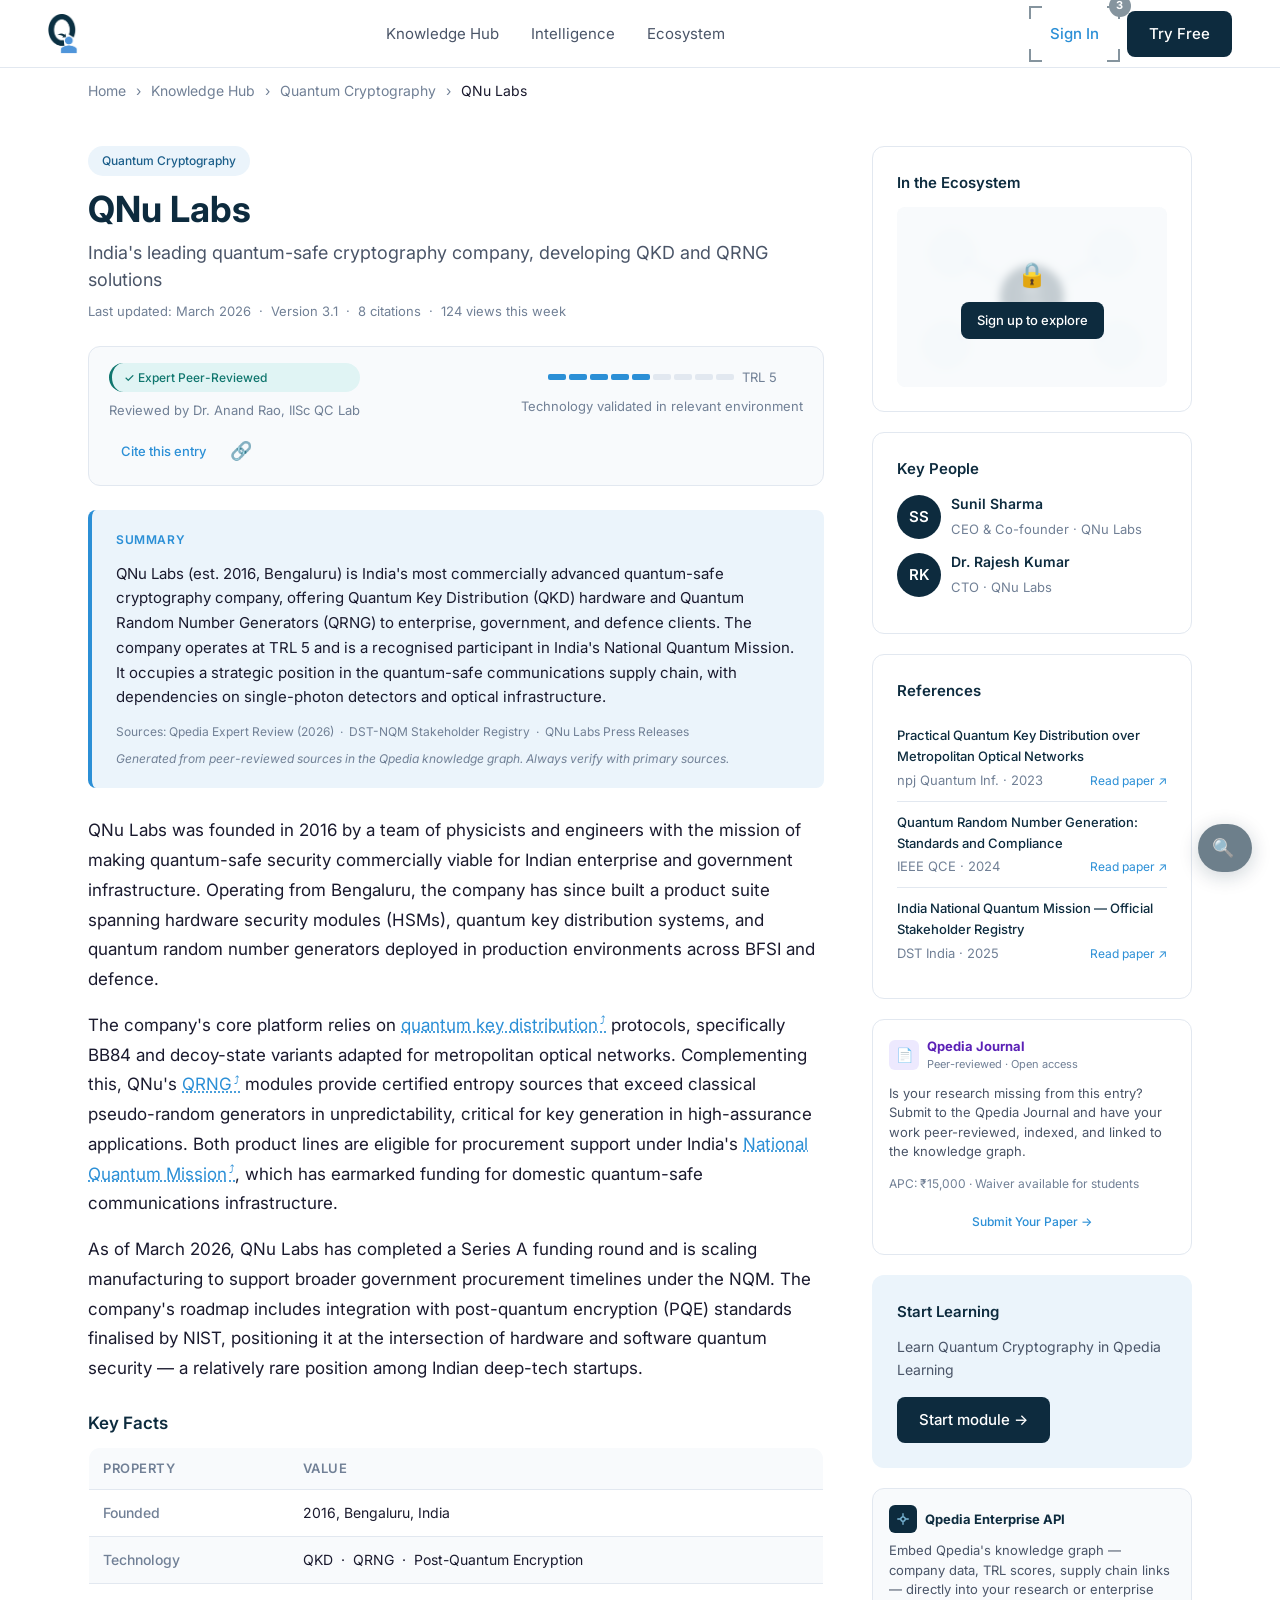
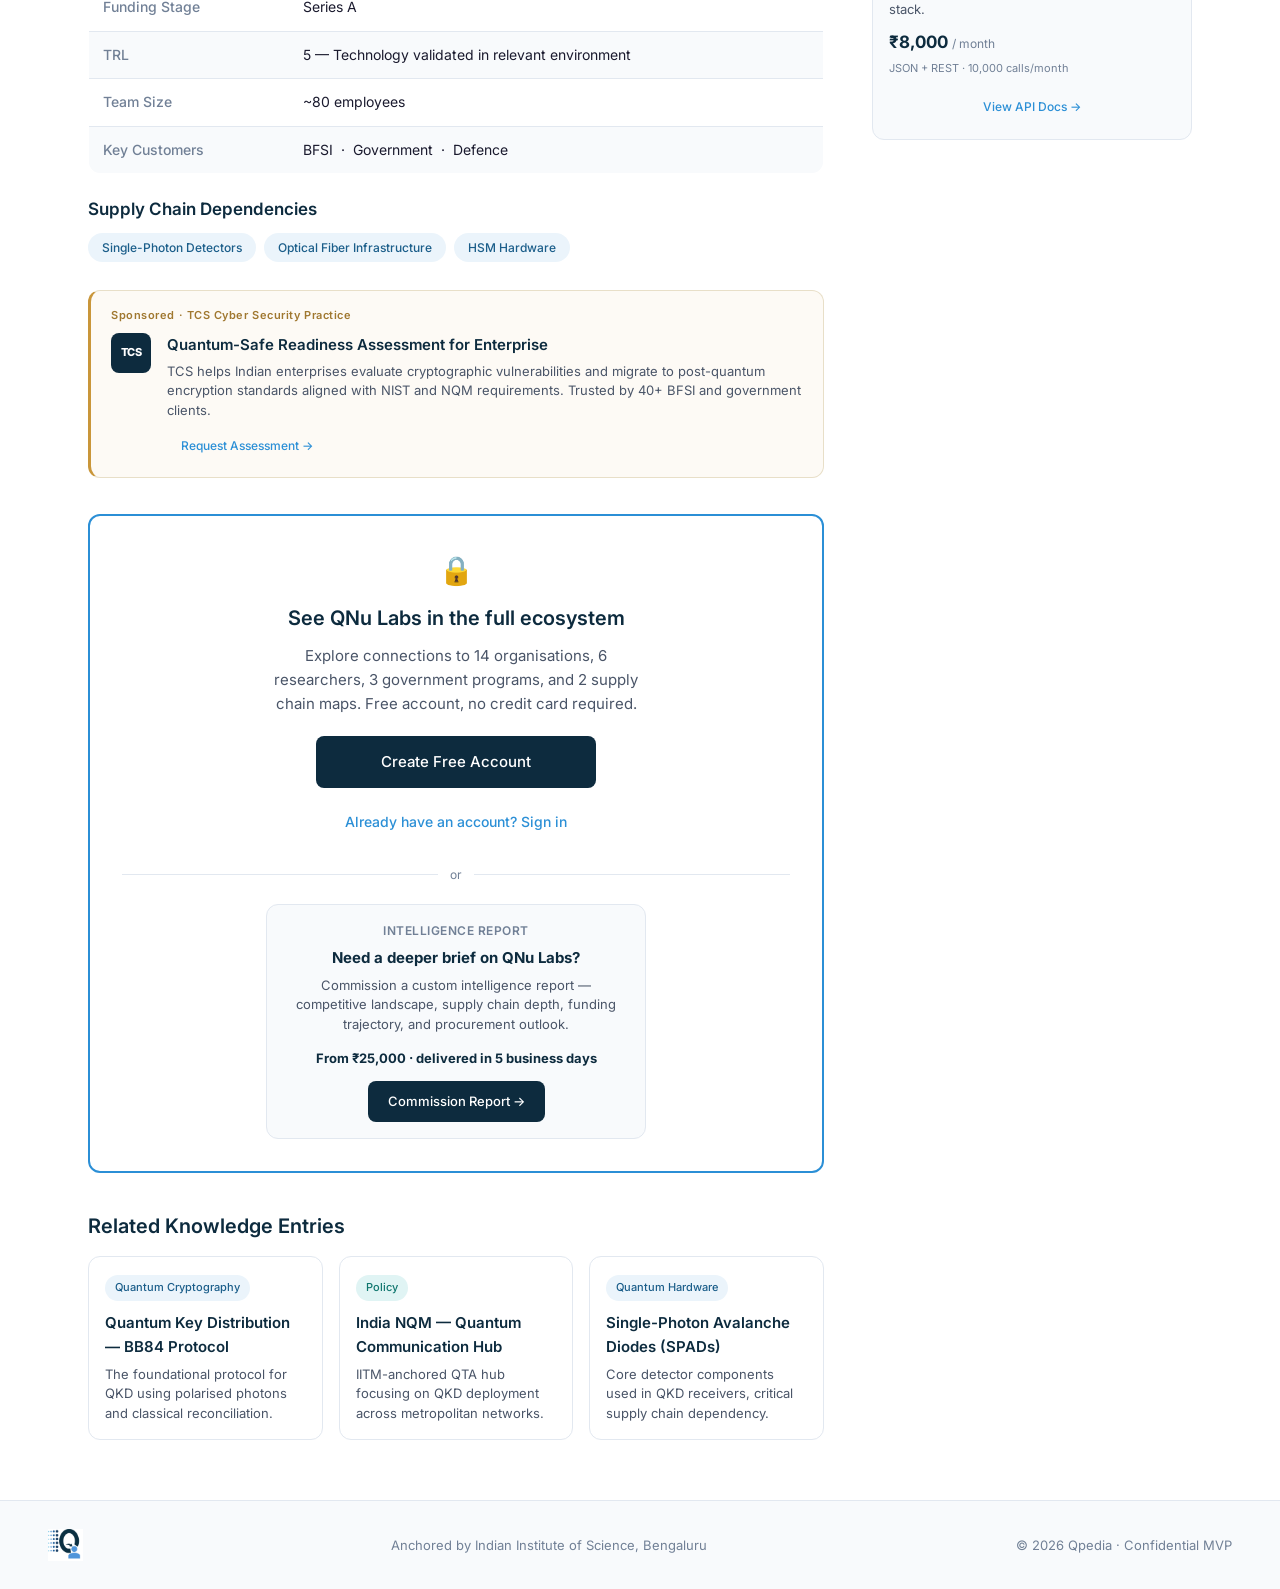
<file: 03_knowledge_entry.html>
<!DOCTYPE html>
<html lang="en">

<head>
  <meta charset="UTF-8" />
  <meta name="viewport" content="width=device-width, initial-scale=1.0" />
  <link rel="icon" type="image/x-icon" href="favicon.ico">
  <title>QNu Labs — Quantum-Safe Security Solutions · Qpedia</title>
  <meta name="description"
    content="QNu Labs is India's leading quantum-safe cryptography company, developing QKD and QRNG solutions. Peer-reviewed knowledge entry on Qpedia." />
  <link rel="stylesheet" href="shared.css" />
  <link rel="stylesheet" href="shared-search.css" />
  <link rel="stylesheet" href="shared-tour.css" />
  <style>
    /* ── Breadcrumb ─────────────────────────────────────────── */
    .breadcrumb {
      padding: 12px 0;
      font-size: 14px;
      color: var(--qp-text-3);
    }

    .breadcrumb a {
      color: var(--qp-text-3);
      text-decoration: none;
    }

    .breadcrumb a:hover {
      color: var(--qp-blue);
      text-decoration: underline;
    }

    .breadcrumb .sep {
      margin: 0 6px;
    }

    .breadcrumb .current {
      color: var(--qp-text);
    }

    /* ── Two-column layout ──────────────────────────────────── */
    .entry-layout {
      display: grid;
      grid-template-columns: 1fr 320px;
      gap: 48px;
      align-items: start;
      padding-top: 32px;
      padding-bottom: 60px;
    }

    /* ── Trust & TRL bar ────────────────────────────────────── */
    .trust-bar {
      background: var(--qp-off-white);
      border-radius: var(--qp-radius);
      padding: 16px 20px;
      margin: 24px 0;
      display: flex;
      justify-content: space-between;
      align-items: center;
      flex-wrap: wrap;
      gap: 12px;
      border: 1px solid var(--qp-border);
    }

    .trust-bar .trust-col {
      display: flex;
      flex-direction: column;
      gap: 4px;
    }

    .trust-bar-actions {
      display: flex;
      align-items: center;
      gap: 8px;
    }

    .icon-btn {
      background: none;
      border: none;
      font-size: 18px;
      cursor: pointer;
      padding: 4px;
      border-radius: 6px;
      transition: background 0.15s;
    }

    .icon-btn:hover {
      background: var(--qp-border);
    }

    /* ── Entry body typography ──────────────────────────────── */
    .entry-body {
      font-size: 17px;
      line-height: 1.75;
      color: var(--qp-text);
      margin-top: 28px;
    }

    .entry-body p+p {
      margin-top: 16px;
    }

    /* ── Key facts table ────────────────────────────────────── */
    .facts-section {
      margin-top: 28px;
    }

    .facts-table {
      width: 100%;
      border-collapse: collapse;
      border-radius: var(--qp-radius);
      overflow: hidden;
      border: 1px solid var(--qp-border);
      font-size: 14px;
    }

    .facts-table thead tr {
      background: var(--qp-off-white);
    }

    .facts-table th {
      font-size: 13px;
      font-weight: 600;
      color: var(--qp-text-3);
      text-align: left;
      padding: 10px 14px;
      text-transform: uppercase;
      letter-spacing: 0.04em;
      border-bottom: 1px solid var(--qp-border);
    }

    .facts-table td {
      padding: 12px 14px;
      border-bottom: 1px solid var(--qp-border);
      color: var(--qp-text);
    }

    .facts-table td:first-child {
      font-weight: 500;
      color: var(--qp-text-3);
      width: 200px;
    }

    .facts-table tbody tr:nth-child(even) {
      background: var(--qp-off-white);
    }

    .facts-table tbody tr:last-child td {
      border-bottom: none;
    }

    /* ── Supply chain ───────────────────────────────────────── */
    .supply-section {
      margin-top: 24px;
    }

    .supply-chips {
      display: flex;
      gap: 8px;
      flex-wrap: wrap;
      margin-top: 12px;
    }

    /* ── Gate ───────────────────────────────────────────────── */
    .qp-gate {
      margin-top: 36px;
    }

    .gate-lock {
      font-size: 28px;
      margin-bottom: 12px;
    }

    .gate-cta-primary {
      display: block;
      max-width: 280px;
      margin: 0 auto;
      text-align: center;
      padding: 14px;
    }

    .gate-cta-secondary {
      display: block;
      margin-top: 12px;
      font-size: 14px;
      text-align: center;
    }

    /* ── Related entries grid ───────────────────────────────── */
    .related-grid {
      display: grid;
      grid-template-columns: repeat(3, 1fr);
      gap: 16px;
      margin-top: 0;
    }

    .related-card {
      padding: 16px;
    }

    .related-card .rel-title {
      font-size: 15px;
      font-weight: 600;
      color: var(--qp-navy);
      margin: 10px 0 6px;
      text-decoration: none;
      display: block;
    }

    .related-card .rel-title:hover {
      color: var(--qp-blue-mid);
    }

    /* ── Sidebar ────────────────────────────────────────────── */
    .sidebar-section-title {
      font-size: 15px;
      font-weight: 600;
      color: var(--qp-navy);
      margin-bottom: 12px;
    }

    /* Ecosystem SVG card */
    .ecosystem-preview {
      position: relative;
      background: var(--qp-off-white);
      border-radius: var(--qp-radius-sm);
      height: 180px;
      display: flex;
      align-items: center;
      justify-content: center;
      overflow: hidden;
    }

    .ecosystem-blur-overlay {
      position: absolute;
      inset: 0;
      background: rgba(248, 250, 252, 0.78);
      backdrop-filter: blur(4px);
      display: flex;
      flex-direction: column;
      align-items: center;
      justify-content: center;
      gap: 8px;
    }

    .ecosystem-lock-icon {
      font-size: 24px;
    }

    /* Person mini rows */
    .person-row {
      display: flex;
      gap: 10px;
      align-items: center;
      margin-bottom: 10px;
    }

    .person-row-info .person-name {
      font-size: 14px;
      font-weight: 600;
      color: var(--qp-navy);
    }

    /* References */
    .ref-row {
      border-bottom: 1px solid var(--qp-border);
      padding: 10px 0;
    }

    .ref-row:last-child {
      border-bottom: none;
    }

    .ref-title {
      font-size: 13px;
      font-weight: 500;
      color: var(--qp-navy);
      margin-bottom: 3px;
    }

    .ref-meta {
      display: flex;
      justify-content: space-between;
      align-items: center;
      gap: 8px;
    }

    .ref-link {
      font-size: 12px;
      color: var(--qp-blue);
      text-decoration: none;
      white-space: nowrap;
    }

    .ref-link:hover {
      text-decoration: underline;
    }

    /* Start learning card */
    .learn-card {
      background: var(--qp-blue-light);
      border-color: transparent;
    }

    /* ── Sponsored inline card (main column) ─────────────── */
    .sponsored-inline {
      margin-top: 28px;
      background: #FDFAF5;
      border: 1px solid #E8DFC8;
      border-left: 3px solid #C9963A;
      border-radius: var(--qp-radius);
      padding: 16px 20px;
    }

    .sponsored-inline-eyebrow {
      font-size: 11px;
      font-weight: 600;
      color: #A07830;
      letter-spacing: 0.05em;
      margin-bottom: 8px;
    }

    .sponsored-inline-body {
      display: flex;
      gap: 16px;
      align-items: flex-start;
    }

    .sponsored-inline-logo {
      width: 40px;
      height: 40px;
      background: var(--qp-navy);
      border-radius: 8px;
      display: flex;
      align-items: center;
      justify-content: center;
      flex-shrink: 0;
      font-size: 11px;
      font-weight: 800;
      color: #fff;
      letter-spacing: -0.5px;
    }

    .sponsored-inline-text {
      flex: 1;
    }

    .sponsored-inline-title {
      font-size: 15px;
      font-weight: 600;
      color: var(--qp-navy);
      margin-bottom: 5px;
    }

    .sponsored-inline-desc {
      font-size: 13px;
      color: var(--qp-text-2);
      line-height: 1.5;
      margin-bottom: 10px;
    }

    /* ── Gate commission CTA ─────────────────────────────── */
    .gate-divider {
      display: flex;
      align-items: center;
      gap: 12px;
      margin: 20px 0;
    }

    .gate-divider::before,
    .gate-divider::after {
      content: '';
      flex: 1;
      height: 1px;
      background: var(--qp-border);
    }

    .gate-divider span {
      font-size: 12px;
      color: var(--qp-text-3);
      white-space: nowrap;
    }

    .gate-commission {
      background: var(--qp-off-white);
      border: 1px solid var(--qp-border);
      border-radius: var(--qp-radius);
      padding: 16px 20px;
      text-align: center;
      max-width: 380px;
      margin: 0 auto;
    }

    .gate-commission-label {
      font-size: 12px;
      font-weight: 600;
      color: var(--qp-text-3);
      letter-spacing: 0.04em;
      text-transform: uppercase;
      margin-bottom: 6px;
    }

    .gate-commission-title {
      font-size: 15px;
      font-weight: 700;
      color: var(--qp-navy);
      margin-bottom: 6px;
    }

    .gate-commission-desc {
      font-size: 13px;
      color: var(--qp-text-2);
      margin-bottom: 14px;
      line-height: 1.5;
    }

    .gate-commission-price {
      font-size: 13px;
      font-weight: 700;
      color: var(--qp-navy);
      margin-bottom: 12px;
    }

    /* ── Journal APC card (sidebar) ──────────────────────── */
    .journal-apc-card {
      background: var(--qp-white);
      border: 1px solid var(--qp-border);
      border-radius: var(--qp-radius);
      padding: 16px;
      margin-bottom: 20px;
    }

    .journal-apc-header {
      display: flex;
      align-items: center;
      gap: 8px;
      margin-bottom: 10px;
    }

    .journal-apc-icon {
      width: 30px;
      height: 30px;
      background: #EDE9FE;
      border-radius: 6px;
      display: flex;
      align-items: center;
      justify-content: center;
      font-size: 14px;
      flex-shrink: 0;
    }

    .journal-apc-label {
      font-size: 13px;
      font-weight: 700;
      color: #5B21B6;
    }

    .journal-apc-sublabel {
      font-size: 11px;
      color: var(--qp-text-3);
    }

    /* ── Enterprise API card (sidebar) ───────────────────── */
    .api-teaser-card {
      background: var(--qp-off-white);
      border: 1px solid var(--qp-border);
      border-radius: var(--qp-radius);
      padding: 16px;
    }

    .api-teaser-header {
      display: flex;
      align-items: center;
      gap: 8px;
      margin-bottom: 8px;
    }

    .api-teaser-icon {
      width: 28px;
      height: 28px;
      background: var(--qp-navy);
      border-radius: 6px;
      display: flex;
      align-items: center;
      justify-content: center;
      font-size: 13px;
      flex-shrink: 0;
    }

    .api-teaser-label {
      font-size: 13px;
      font-weight: 700;
      color: var(--qp-navy);
    }

    .api-price-row {
      display: flex;
      align-items: baseline;
      gap: 4px;
      margin: 10px 0 4px;
    }

    .api-price {
      font-size: 17px;
      font-weight: 700;
      color: var(--qp-navy);
    }

    .api-price-unit {
      font-size: 12px;
      color: var(--qp-text-3);
    }
  </style>
</head>

<body class="qp-page">

  <!-- ═══════════════════════════════════════════════════════
       NAV BAR
  ═══════════════════════════════════════════════════════ -->
  <nav class="qp-nav">
    <a href="01_homepage.html " class="qp-nav-brand">
      <img src="Logo_OpeningPage.png" alt="Qpedia" height="40" />
    </a>
    <ul class="qp-nav-links">
      <li><a href="knowledge_hub.html">Knowledge Hub</a></li>
      <li><a href="intelligence.html">Intelligence</a></li>
      <li><a href="ecosystem.html">Ecosystem</a></li>
    </ul>
    <div class="qp-nav-actions">
      <a class="qp-btn-ghost qp-step-3" href="04_signup.html">Sign In</a>
      <a class="qp-btn-primary" href="04_signup.html">Try Free</a>
    </div>
    <button class="qp-nav-hamburger" aria-label="Toggle menu" aria-expanded="false">&#9776;</button>
  </nav>

  <div class="qp-content">
    <div class="qp-container">

      <!-- ── Breadcrumb ──────────────────────────────────────── -->
      <nav class="breadcrumb" aria-label="Breadcrumb">
        <a href="01_homepage.html ">Home</a>
        <span class="sep">›</span>
        <a href="knowledge_hub.html">Knowledge Hub</a>
        <span class="sep">›</span>
        <span>Quantum Cryptography</span>
        <span class="sep">›</span>
        <span class="current">QNu Labs</span>
      </nav>

      <!-- ── Two-column layout ───────────────────────────────── -->
      <div class="entry-layout">

        <!-- ════════════════════════════════════════════════════
             MAIN CONTENT
        ════════════════════════════════════════════════════ -->
        <div class="entry-main">

          <!-- Entry header -->
          <span class="qp-chip" style="align-self:flex-start;">Quantum Cryptography</span>
          <h1 style="font-size:36px; font-weight:700; color:var(--qp-navy); margin:12px 0 8px; line-height:1.2;">
            QNu Labs
          </h1>
          <p style="font-size:18px; color:var(--qp-text-2); line-height:1.5;">
            India's leading quantum-safe cryptography company, developing QKD and QRNG solutions
          </p>
          <p class="qp-caption" style="margin-top:8px;">
            Last updated: March 2026 &nbsp;·&nbsp; Version 3.1 &nbsp;·&nbsp; 8 citations &nbsp;·&nbsp; 124 views this
            week
          </p>

          <!-- Trust & TRL bar -->
          <div class="trust-bar">
            <div class="trust-col">
              <span class="qp-badge-expert">✓ Expert Peer-Reviewed</span>
              <p class="qp-caption" style="margin-top:4px;">Reviewed by Dr. Anand Rao, IISc QC Lab</p>
            </div>
            <div class="trust-col" style="align-items:center;">
              <div class="qp-trl">
                <div class="qp-trl-bar">
                  <div class="qp-trl-segment filled"></div>
                  <div class="qp-trl-segment filled"></div>
                  <div class="qp-trl-segment filled"></div>
                  <div class="qp-trl-segment filled"></div>
                  <div class="qp-trl-segment filled"></div>
                  <div class="qp-trl-segment empty"></div>
                  <div class="qp-trl-segment empty"></div>
                  <div class="qp-trl-segment empty"></div>
                  <div class="qp-trl-segment empty"></div>
                </div>
                <span class="qp-trl-label">TRL 5</span>
              </div>
              <p class="qp-caption" style="margin-top:4px; text-align:center;">Technology validated in relevant
                environment</p>
            </div>
            <div class="trust-bar-actions">
              <a class="qp-btn-ghost" href="#" style="font-size:13px; padding:8px 12px;">Cite this entry</a>
              <button class="icon-btn" title="Copy link" aria-label="Copy link">🔗</button>
            </div>
          </div>

          <!-- AI Summary Box -->
          <div class="qp-ai-box">
            <div class="qp-ai-box-header">
              <span class="qp-ai-label">Summary</span>
            </div>
            <p style="font-size:15px; line-height:1.65; color:var(--qp-text); margin-bottom:12px;">
              QNu Labs (est. 2016, Bengaluru) is India's most commercially advanced quantum-safe cryptography
              company, offering Quantum Key Distribution (QKD) hardware and Quantum Random Number Generators
              (QRNG) to enterprise, government, and defence clients. The company operates at TRL 5 and is
              a recognised participant in India's National Quantum Mission. It occupies a strategic position
              in the quantum-safe communications supply chain, with dependencies on single-photon detectors
              and optical infrastructure.
            </p>
            <p style="font-size:12px; color:var(--qp-text-3);">
              Sources: Qpedia Expert Review (2026) &nbsp;·&nbsp; DST-NQM Stakeholder Registry &nbsp;·&nbsp; QNu Labs
              Press Releases
            </p>
            <p style="font-size:12px; color:var(--qp-text-3); font-style:italic; margin-top:8px;">
              Generated from peer-reviewed sources in the Qpedia knowledge graph. Always verify with primary sources.
            </p>
          </div>

          <!-- Entry body -->
          <div class="entry-body">
            <p>
              QNu Labs was founded in 2016 by a team of physicists and engineers with the mission of
              making quantum-safe security commercially viable for Indian enterprise and government
              infrastructure. Operating from Bengaluru, the company has since built a product suite
              spanning hardware security modules (HSMs), quantum key distribution systems, and quantum
              random number generators deployed in production environments across BFSI and defence.
            </p>
            <p>
              The company's core platform relies on <a class="qp-kg-link" href="#">quantum key distribution</a>
              protocols, specifically BB84 and decoy-state variants adapted for metropolitan optical
              networks. Complementing this, QNu's <a class="qp-kg-link" href="#">QRNG</a> modules
              provide certified entropy sources that exceed classical pseudo-random generators in
              unpredictability, critical for key generation in high-assurance applications. Both
              product lines are eligible for procurement support under India's
              <a class="qp-kg-link" href="#">National Quantum Mission</a>, which has earmarked funding
              for domestic quantum-safe communications infrastructure.
            </p>
            <p>
              As of March 2026, QNu Labs has completed a Series A funding round and is scaling
              manufacturing to support broader government procurement timelines under the NQM.
              The company's roadmap includes integration with post-quantum encryption (PQE) standards
              finalised by NIST, positioning it at the intersection of hardware and software quantum
              security — a relatively rare position among Indian deep-tech startups.
            </p>
          </div>

          <!-- Key Facts table -->
          <div class="facts-section">
            <h3 class="qp-h3" style="font-size:17px; margin-bottom:12px;">Key Facts</h3>
            <table class="facts-table">
              <thead>
                <tr>
                  <th>Property</th>
                  <th>Value</th>
                </tr>
              </thead>
              <tbody>
                <tr>
                  <td>Founded</td>
                  <td>2016, Bengaluru, India</td>
                </tr>
                <tr>
                  <td>Technology</td>
                  <td>QKD &nbsp;·&nbsp; QRNG &nbsp;·&nbsp; Post-Quantum Encryption</td>
                </tr>
                <tr>
                  <td>Funding Stage</td>
                  <td>Series A</td>
                </tr>
                <tr>
                  <td>TRL</td>
                  <td>5 — Technology validated in relevant environment</td>
                </tr>
                <tr>
                  <td>Team Size</td>
                  <td>~80 employees</td>
                </tr>
                <tr>
                  <td>Key Customers</td>
                  <td>BFSI &nbsp;·&nbsp; Government &nbsp;·&nbsp; Defence</td>
                </tr>
              </tbody>
            </table>
          </div>

          <!-- Supply Chain Dependencies -->
          <div class="supply-section">
            <h3 class="qp-h3" style="font-size:17px; margin-bottom:12px;">Supply Chain Dependencies</h3>
            <div class="supply-chips">
              <a class="qp-chip" href="#">Single-Photon Detectors</a>
              <a class="qp-chip" href="#">Optical Fiber Infrastructure</a>
              <a class="qp-chip" href="#">HSM Hardware</a>
            </div>
          </div>

          <!-- Sponsored: TCS Cyber Security -->
          <div class="sponsored-inline">
            <div class="sponsored-inline-eyebrow">Sponsored · TCS Cyber Security Practice</div>
            <div class="sponsored-inline-body">
              <div class="sponsored-inline-logo">TCS</div>
              <div class="sponsored-inline-text">
                <div class="sponsored-inline-title">Quantum-Safe Readiness Assessment for Enterprise</div>
                <p class="sponsored-inline-desc">
                  TCS helps Indian enterprises evaluate cryptographic vulnerabilities and migrate to
                  post-quantum encryption standards aligned with NIST and NQM requirements.
                  Trusted by 40+ BFSI and government clients.
                </p>
                <a href="#" class="qp-btn-ghost" style="font-size:12px; padding:6px 14px;">Request Assessment →</a>
              </div>
            </div>
          </div>

          <!-- Sign-up gate -->
          <div class="qp-gate">
            <div class="gate-lock">🔒</div>
            <h3 class="qp-h3" style="margin-bottom:12px;">See QNu Labs in the full ecosystem</h3>
            <p class="qp-body" style="max-width:380px; margin:0 auto 20px;">
              Explore connections to 14 organisations, 6 researchers, 3 government programs,
              and 2 supply chain maps. Free account, no credit card required.
            </p>
            <a class="qp-btn-primary gate-cta-primary qp-step-3" href="04_signup.html">Create Free Account</a>
            <a class="qp-btn-ghost gate-cta-secondary" href="04_signup.html">Already have an account? Sign in</a>

            <div class="gate-divider"><span>or</span></div>

            <div class="gate-commission">
              <div class="gate-commission-label">Intelligence Report</div>
              <div class="gate-commission-title">Need a deeper brief on QNu Labs?</div>
              <p class="gate-commission-desc">
                Commission a custom intelligence report — competitive landscape, supply chain depth,
                funding trajectory, and procurement outlook.
              </p>
              <div class="gate-commission-price">From ₹25,000 · delivered in 5 business days</div>
              <a href="04_signup.html" class="qp-btn-primary"
                style="font-size:13px; padding:10px 20px; display:inline-block;">Commission Report →</a>
            </div>
          </div>

          <!-- Related entries -->
          <h3 class="qp-h3" style="margin-top:40px; margin-bottom:16px;">Related Knowledge Entries</h3>
          <div class="related-grid">

            <div class="qp-card related-card">
              <span class="qp-chip" style="font-size:11px; padding:4px 10px;">Quantum Cryptography</span>
              <a class="rel-title" href="#">Quantum Key Distribution — BB84 Protocol</a>
              <p class="qp-body" style="font-size:13px; line-height:1.5;">
                The foundational protocol for QKD using polarised photons and classical reconciliation.
              </p>
            </div>

            <div class="qp-card related-card">
              <span class="qp-chip"
                style="font-size:11px; padding:4px 10px; background:#E0F4F4; color:#0F766E;">Policy</span>
              <a class="rel-title" href="#">India NQM — Quantum Communication Hub</a>
              <p class="qp-body" style="font-size:13px; line-height:1.5;">
                IITM-anchored QTA hub focusing on QKD deployment across metropolitan networks.
              </p>
            </div>

            <div class="qp-card related-card">
              <span class="qp-chip" style="font-size:11px; padding:4px 10px;">Quantum Hardware</span>
              <a class="rel-title" href="#">Single-Photon Avalanche Diodes (SPADs)</a>
              <p class="qp-body" style="font-size:13px; line-height:1.5;">
                Core detector components used in QKD receivers, critical supply chain dependency.
              </p>
            </div>

          </div>
        </div>

        <!-- ════════════════════════════════════════════════════
             RIGHT SIDEBAR
        ════════════════════════════════════════════════════ -->
        <aside>

          <!-- Ecosystem node card -->
          <div class="qp-card" style="margin-bottom:20px;">
            <div class="sidebar-section-title">In the Ecosystem</div>
            <div class="ecosystem-preview">
              <!-- Simple SVG: center node + 4 blurred outer nodes -->
              <svg width="260" height="160" viewBox="0 0 260 160" fill="none" xmlns="http://www.w3.org/2000/svg"
                aria-hidden="true">
                <!-- Edges -->
                <line x1="130" y1="80" x2="50" y2="36" stroke="#B5D0E8" stroke-width="1.5" />
                <line x1="130" y1="80" x2="210" y2="36" stroke="#B5D0E8" stroke-width="1.5" />
                <line x1="130" y1="80" x2="44" y2="128" stroke="#B5D0E8" stroke-width="1.5" />
                <line x1="130" y1="80" x2="216" y2="128" stroke="#B5D0E8" stroke-width="1.5" />
                <!-- Outer nodes -->
                <circle cx="50" cy="36" r="20" fill="#EBF4FB" stroke="#B5D0E8" stroke-width="1" />
                <circle cx="210" cy="36" r="20" fill="#EBF4FB" stroke="#B5D0E8" stroke-width="1" />
                <circle cx="44" cy="128" r="20" fill="#EBF4FB" stroke="#B5D0E8" stroke-width="1" />
                <circle cx="216" cy="128" r="20" fill="#EBF4FB" stroke="#B5D0E8" stroke-width="1" />
                <!-- Centre node -->
                <circle cx="130" cy="80" r="32" fill="#0D2B3E" />
                <text x="130" y="76" text-anchor="middle" font-family="Inter, sans-serif" font-size="8"
                  font-weight="600" fill="white">QNu</text>
                <text x="130" y="88" text-anchor="middle" font-family="Inter, sans-serif" font-size="8"
                  font-weight="600" fill="white">Labs</text>
              </svg>
              <!-- Blur overlay -->
              <div class="ecosystem-blur-overlay">
                <span class="ecosystem-lock-icon">🔒</span>
                <a class="qp-btn-primary" href="04_signup.html" style="font-size:13px; padding:8px 16px;">Sign up to
                  explore</a>
              </div>
            </div>
          </div>

          <!-- Key People -->
          <div class="qp-card" style="margin-bottom:20px;">
            <div class="sidebar-section-title">Key People</div>

            <div class="person-row">
              <div class="qp-avatar">SS</div>
              <div class="person-row-info">
                <div class="person-name">Sunil Sharma</div>
                <span class="qp-caption">CEO &amp; Co-founder · QNu Labs</span>
              </div>
            </div>

            <div class="person-row">
              <div class="qp-avatar">RK</div>
              <div class="person-row-info">
                <div class="person-name">Dr. Rajesh Kumar</div>
                <span class="qp-caption">CTO · QNu Labs</span>
              </div>
            </div>
          </div>

          <!-- References -->
          <div class="qp-card" style="margin-bottom:20px;">
            <div class="sidebar-section-title">References</div>

            <div class="ref-row">
              <p class="ref-title">Practical Quantum Key Distribution over Metropolitan Optical Networks</p>
              <div class="ref-meta">
                <span class="qp-caption">npj Quantum Inf. · 2023</span>
                <a class="ref-link" href="#">Read paper ↗</a>
              </div>
            </div>

            <div class="ref-row">
              <p class="ref-title">Quantum Random Number Generation: Standards and Compliance</p>
              <div class="ref-meta">
                <span class="qp-caption">IEEE QCE · 2024</span>
                <a class="ref-link" href="#">Read paper ↗</a>
              </div>
            </div>

            <div class="ref-row">
              <p class="ref-title">India National Quantum Mission — Official Stakeholder Registry</p>
              <div class="ref-meta">
                <span class="qp-caption">DST India · 2025</span>
                <a class="ref-link" href="#">Read paper ↗</a>
              </div>
            </div>
          </div>

          <!-- Journal APC -->
          <div class="journal-apc-card">
            <div class="journal-apc-header">
              <div class="journal-apc-icon">📄</div>
              <div>
                <div class="journal-apc-label">Qpedia Journal</div>
                <div class="journal-apc-sublabel">Peer-reviewed · Open access</div>
              </div>
            </div>
            <p class="qp-body" style="font-size:13px; line-height:1.5; margin-bottom:12px;">
              Is your research missing from this entry? Submit to the Qpedia Journal and have your
              work peer-reviewed, indexed, and linked to the knowledge graph.
            </p>
            <p style="font-size:12px; color:var(--qp-text-3); margin-bottom:12px;">APC: ₹15,000 · Waiver available for
              students</p>
            <a href="04_signup.html" class="qp-btn-ghost"
              style="font-size:12px; padding:7px 14px; display:block; text-align:center;">Submit Your Paper →</a>
          </div>

          <!-- Start Learning -->
          <div class="qp-card learn-card" style="margin-bottom:20px;">
            <div class="sidebar-section-title">Start Learning</div>
            <p class="qp-body" style="font-size:14px; margin-bottom:16px;">
              Learn Quantum Cryptography in Qpedia Learning
            </p>
            <a class="qp-btn-primary" href="07_learning_module.html">Start module →</a>
          </div>

          <!-- Enterprise API -->
          <div class="api-teaser-card">
            <div class="api-teaser-header">
              <div class="api-teaser-icon">
                <svg width="14" height="14" viewBox="0 0 16 16" fill="none">
                  <path d="M2 8h3M11 8h3M8 2v3M8 11v3" stroke="#7BB8D8" stroke-width="1.5" stroke-linecap="round" />
                  <circle cx="8" cy="8" r="2.5" stroke="#7BB8D8" stroke-width="1.5" />
                </svg>
              </div>
              <div class="api-teaser-label">Qpedia Enterprise API</div>
            </div>
            <p class="qp-body" style="font-size:13px; color:var(--qp-text-2); line-height:1.5; margin-bottom:4px;">
              Embed Qpedia's knowledge graph — company data, TRL scores, supply chain links — directly into your
              research or enterprise stack.
            </p>
            <div class="api-price-row">
              <span class="api-price">₹8,000</span>
              <span class="api-price-unit">/ month</span>
            </div>
            <p style="font-size:11px; color:var(--qp-text-3); margin-bottom:12px;">JSON + REST · 10,000 calls/month</p>
            <a href="04_signup.html" class="qp-btn-ghost"
              style="font-size:12px; padding:7px 14px; display:block; text-align:center;">View API Docs →</a>
          </div>

        </aside>
      </div><!-- /.entry-layout -->
    </div><!-- /.qp-container -->
  </div><!-- /.qp-content -->

  <!-- ═══════════════════════════════════════════════════════
       FOOTER
  ═══════════════════════════════════════════════════════ -->
  <footer class="qp-footer">
    <img src="Logo.jpeg" alt="Qpedia" style="height:32px;" />
    <span class="qp-footer-center">Anchored by Indian Institute of Science, Bengaluru</span>
    <span class="qp-footer-right">© 2026 Qpedia · Confidential MVP</span>
  </footer>

  <script>
    // Copy link button
    document.querySelector('.icon-btn').addEventListener('click', function () {
      navigator.clipboard?.writeText(window.location.href).then(() => {
        this.textContent = '✓';
        setTimeout(() => { this.textContent = '🔗'; }, 1500);
      });
    });
  </script>
  <script src="shared-search.js"></script>
  <script src="shared-tour.js"></script>
  <script src="shared.js"></script>
</body>

</html>
</file>
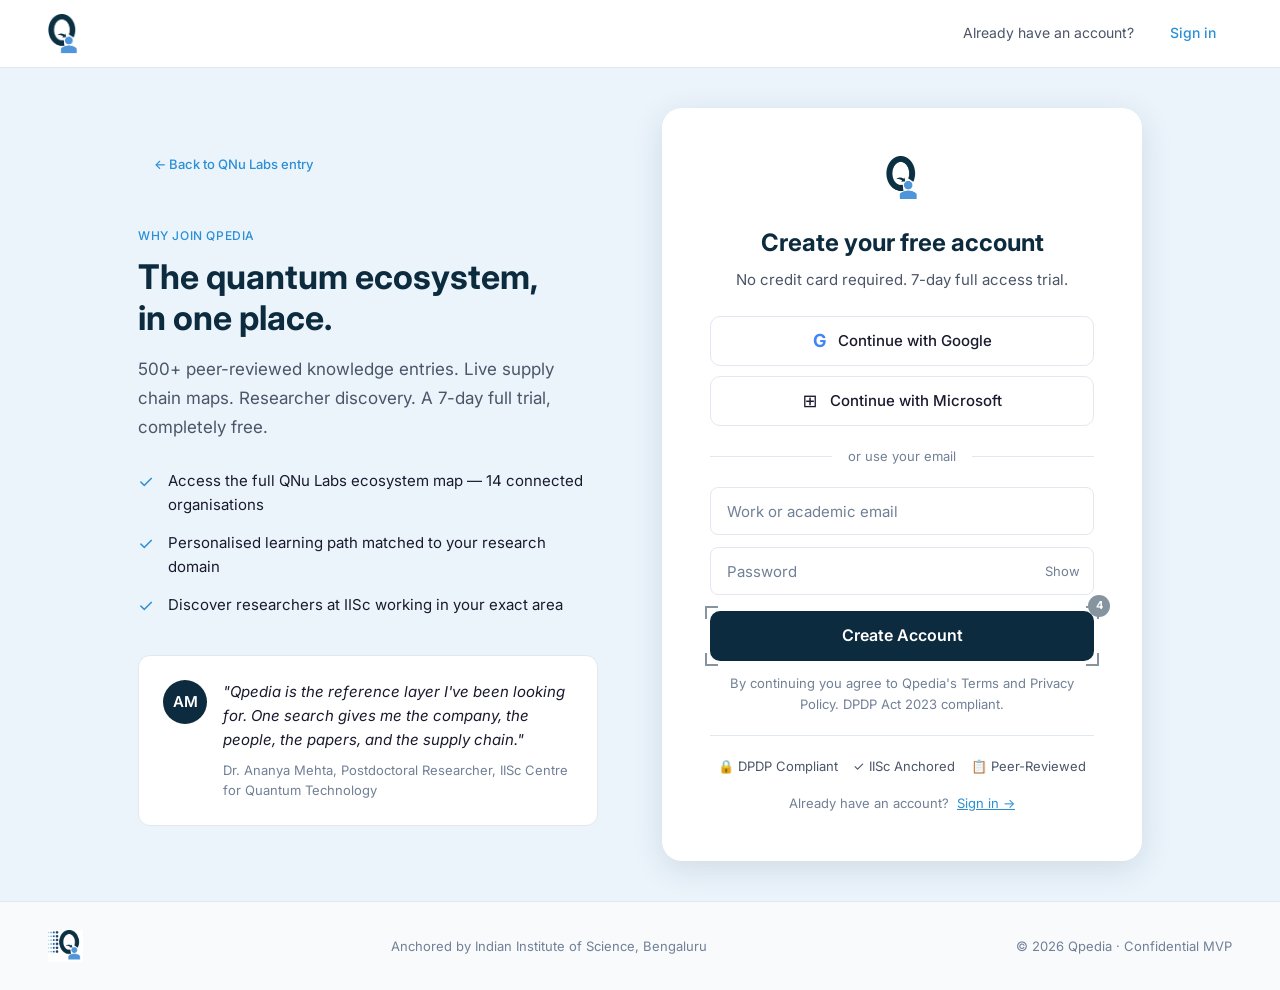
<file: 04_signup.html>
<!DOCTYPE html>
<html lang="en">

<head>
  <meta charset="UTF-8" />
  <meta name="viewport" content="width=device-width, initial-scale=1.0" />
  <link rel="icon" type="image/x-icon" href="favicon.ico">
  <title>Create your free account — Qpedia</title>
  <meta name="description"
    content="Join Qpedia for free. Access 500+ peer-reviewed quantum technology knowledge entries, live supply chain maps, and researcher discovery tools. 7-day full trial, no credit card required." />
  <link rel="stylesheet" href="shared.css" />
  <style>
    body {
      background: var(--qp-blue-light);
    }
  </style>
  <link rel="stylesheet" href="shared-tour.css" />
</head>

<body>

  <!-- MINIMAL NAV -->
  <div
    style="height:68px; background:white; border-bottom:1px solid var(--qp-border); display:flex; align-items:center; justify-content:space-between; padding:0 48px;">
    <a href="01_homepage.html " style="display:flex; align-items:center; gap:10px; text-decoration:none;">
      <img src="Logo_OpeningPage.png" height="40" alt="Qpedia logo" />
    </a>
    <div style="display:flex; align-items:center; gap:12px;">
      <span style="font-size:14px; color:var(--qp-text-2);">Already have an account?&nbsp;&nbsp;</span>
      <a class="qp-btn-ghost" style="font-size:14px;" href="05_onboarding.html">Sign in</a>
    </div>
  </div>

  <!-- MAIN CONTENT -->
  <div
    style="max-width:1100px; margin:0 auto; padding:40px 48px; display:grid; grid-template-columns:1fr 480px; gap:64px; align-items:center; min-height:calc(100vh - 68px - 80px);">

    <!-- LEFT PANEL -->
    <div>
      <a class="qp-btn-ghost" href="03_knowledge_entry.html"
        style="font-size:13px; display:inline-flex; align-items:center; gap:6px; margin-bottom:40px;">← Back to QNu Labs
        entry</a>

      <span class="qp-label" style="color:var(--qp-blue); display:block; margin-bottom:12px;">WHY JOIN QPEDIA</span>

      <h1 style="font-size:34px; font-weight:700; color:var(--qp-navy); line-height:1.2; margin-bottom:16px;">The
        quantum ecosystem,<br>in one place.</h1>

      <p style="font-size:17px; color:var(--qp-text-2); line-height:1.7; margin-bottom:28px;">500+ peer-reviewed
        knowledge entries. Live supply chain maps. Researcher discovery. A 7-day full trial, completely free.</p>

      <!-- Feature rows -->
      <div style="display:flex; gap:14px; align-items:flex-start; margin-bottom:14px;">
        <span style="color:var(--qp-blue); font-size:18px; flex-shrink:0; line-height:1.4;">✓</span>
        <p style="font-size:15px; color:var(--qp-text); margin:0;">Access the full QNu Labs ecosystem map — 14 connected
          organisations</p>
      </div>
      <div style="display:flex; gap:14px; align-items:flex-start; margin-bottom:14px;">
        <span style="color:var(--qp-blue); font-size:18px; flex-shrink:0; line-height:1.4;">✓</span>
        <p style="font-size:15px; color:var(--qp-text); margin:0;">Personalised learning path matched to your research
          domain</p>
      </div>
      <div style="display:flex; gap:14px; align-items:flex-start; margin-bottom:14px;">
        <span style="color:var(--qp-blue); font-size:18px; flex-shrink:0; line-height:1.4;">✓</span>
        <p style="font-size:15px; color:var(--qp-text); margin:0;">Discover researchers at IISc working in your exact
          area</p>
      </div>

      <!-- Testimonial card -->
      <div
        style="background:white; border-radius:var(--qp-radius); padding:24px; margin-top:36px; border:1px solid var(--qp-border);">
        <div style="display:flex; gap:16px; align-items:flex-start;">
          <div class="qp-avatar">AM</div>
          <div style="flex:1;">
            <p style="font-size:15px; color:var(--qp-text); font-style:italic; line-height:1.6; margin-bottom:8px;">
              "Qpedia is the reference layer I've been looking for. One search gives me the company, the people, the
              papers, and the supply chain."</p>
            <p class="qp-caption">Dr. Ananya Mehta, Postdoctoral Researcher, IISc Centre for Quantum Technology</p>
          </div>
        </div>
      </div>
    </div>

    <!-- RIGHT PANEL — SIGN UP CARD -->
    <div style="background:white; border-radius:20px; padding:48px; box-shadow:var(--qp-shadow-lg);">
      <img src="Logo_OpeningPage.png" style="height:44px; display:block; margin:0 auto 24px;" alt="Qpedia wordmark" />

      <h2 style="font-size:24px; font-weight:700; color:var(--qp-navy); text-align:center; margin-bottom:6px;">Create
        your free account</h2>
      <p class="qp-body" style="text-align:center; margin-bottom:24px;">No credit card required. 7-day full access
        trial.</p>

      <!-- Google OAuth -->
      <a href="05_onboarding.html"
        style="display:flex; width:100%; height:50px; border-radius:10px; border:1.5px solid var(--qp-border); align-items:center; justify-content:center; gap:12px; font-size:15px; font-weight:500; color:var(--qp-text); cursor:pointer; margin-bottom:10px; background:white; text-decoration:none; transition:border-color 0.15s; box-sizing:border-box;"
        onmouseover="this.style.borderColor='var(--qp-blue)'" onmouseout="this.style.borderColor='var(--qp-border)'">
        <span style="font-size:18px; font-weight:700; color:#4285F4;">G</span>
        Continue with Google
      </a>

      <!-- Microsoft OAuth -->
      <a href="05_onboarding.html"
        style="display:flex; width:100%; height:50px; border-radius:10px; border:1.5px solid var(--qp-border); align-items:center; justify-content:center; gap:12px; font-size:15px; font-weight:500; color:var(--qp-text); cursor:pointer; margin-bottom:10px; background:white; text-decoration:none; transition:border-color 0.15s; box-sizing:border-box;"
        onmouseover="this.style.borderColor='var(--qp-blue)'" onmouseout="this.style.borderColor='var(--qp-border)'">
        <span style="font-size:18px;">⊞</span>
        Continue with Microsoft
      </a>

      <!-- Divider -->
      <div style="display:flex; align-items:center; gap:16px; margin:20px 0;">
        <hr style="flex:1; border:none; border-top:1px solid var(--qp-border);" />
        <span class="qp-caption">or use your email</span>
        <hr style="flex:1; border:none; border-top:1px solid var(--qp-border);" />
      </div>

      <!-- Email field -->
      <div style="margin-bottom:12px;">
        <input class="qp-input" type="email" id="signup-email" placeholder="Work or academic email"
          style="width:100%; box-sizing:border-box;" />
      </div>

      <!-- Password field -->
      <div style="margin-bottom:16px; position:relative;">
        <input class="qp-input" type="password" id="signup-password" placeholder="Password"
          style="padding-right:48px; width:100%; box-sizing:border-box;" />
        <span id="toggle-password"
          style="position:absolute; right:14px; top:50%; transform:translateY(-50%); font-size:13px; color:var(--qp-text-3); cursor:pointer; user-select:none;"
          onclick="(function(){var i=document.getElementById('signup-password');i.type=i.type==='password'?'text':'password';document.getElementById('toggle-password').textContent=i.type==='password'?'Show':'Hide';})()">Show</span>
      </div>

      <!-- Create Account CTA -->
      <a href="05_onboarding.html" id="create-account-btn"
        style="display:flex; width:100%; height:50px; align-items:center; justify-content:center; font-size:16px; font-weight:600; border-radius:10px; text-decoration:none; margin-bottom:12px; background:var(--qp-navy); color:white; box-sizing:border-box; transition:opacity 0.15s;"
        onmouseover="this.style.opacity='0.88'" class="qp-step-4" onmouseout="this.style.opacity='1'">Create Account</a>

      <!-- Legal -->
      <p class="qp-caption" style="text-align:center; margin-bottom:20px;">By continuing you agree to Qpedia's Terms and
        Privacy Policy. DPDP Act 2023 compliant.</p>

      <hr class="qp-divider" />

      <!-- Trust signals -->
      <div style="display:flex; justify-content:space-around; margin-top:16px;">
        <span style="font-size:13px; color:var(--qp-text-2); display:flex; align-items:center; gap:6px;">🔒 DPDP
          Compliant</span>
        <span style="font-size:13px; color:var(--qp-text-2); display:flex; align-items:center; gap:6px;">✓ IISc
          Anchored</span>
        <span style="font-size:13px; color:var(--qp-text-2); display:flex; align-items:center; gap:6px;">📋
          Peer-Reviewed</span>
      </div>

      <!-- Sign in link -->
      <p class="qp-caption" style="text-align:center; margin-top:16px;">Already have an account?&nbsp;&nbsp;<a
          href="05_onboarding.html" style="color:var(--qp-blue);">Sign in →</a></p>
    </div>

  </div><!-- /main content -->

  <!-- STANDARD FOOTER -->
  <div class="qp-footer" style="background:var(--qp-off-white);">
    <img src="Logo.jpeg" height="32" alt="Qpedia wordmark" />
    <span class="qp-footer-center">Anchored by Indian Institute of Science, Bengaluru</span>
    <span class="qp-footer-right">© 2026 Qpedia · Confidential MVP</span>
  </div>
  <script src="shared-tour.js"></script>
</body>

</html>
</file>
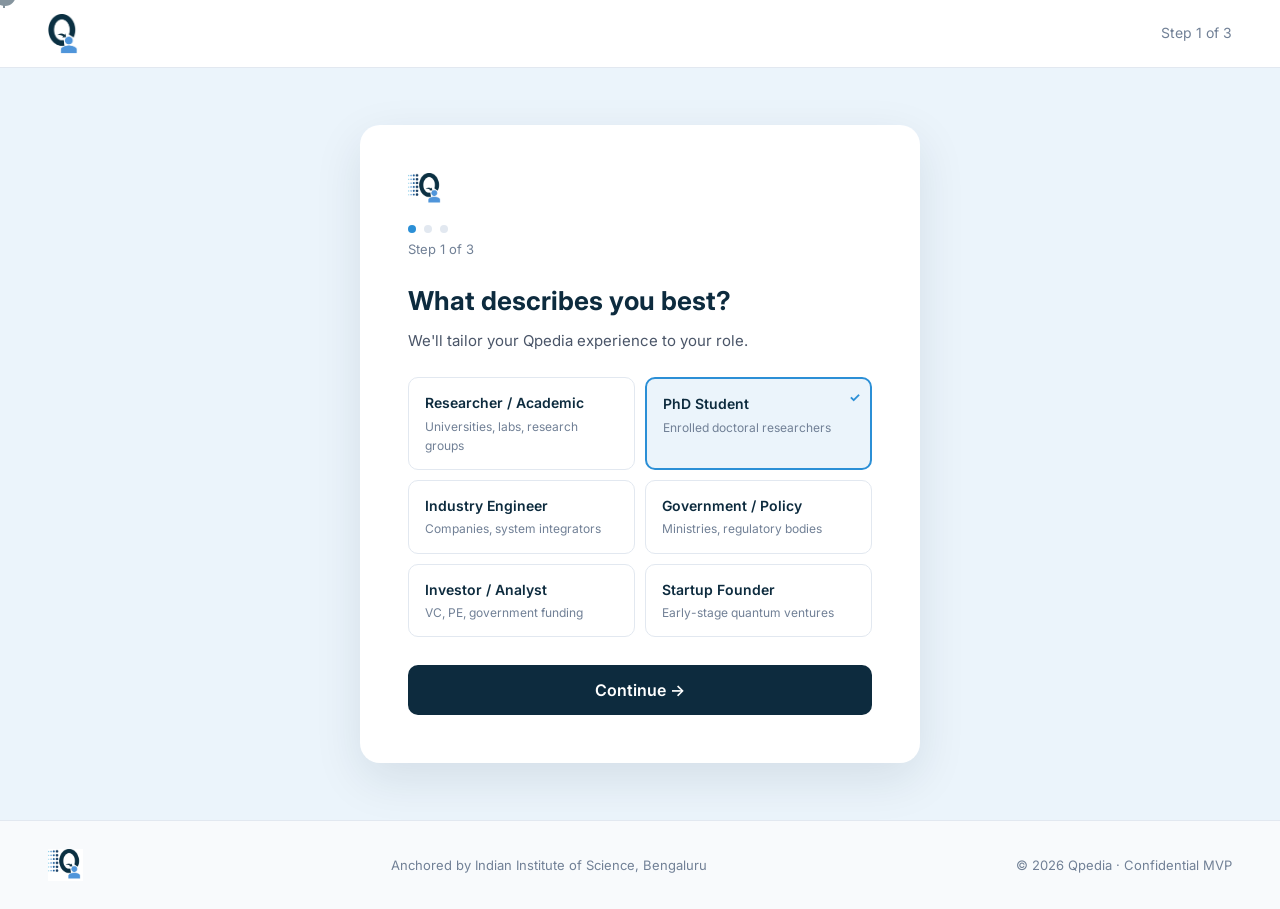
<file: 05_onboarding.html>
<!DOCTYPE html>
<html lang="en">

<head>
  <meta charset="UTF-8" />
  <meta name="viewport" content="width=device-width, initial-scale=1.0" />
  <link rel="icon" type="image/x-icon" href="favicon.ico">
  <title>Personalise Your Qpedia · Onboarding</title>
  <meta name="description"
    content="Set up your Qpedia profile in three quick steps — choose your role, select your quantum domains, and discover curated content tailored to you." />
  <link rel="stylesheet" href="shared.css" />
  <link rel="stylesheet" href="shared-tour.css" />
  <style>
    body {
      background: var(--qp-blue-light);
    }

    .role-card {
      border: 1px solid var(--qp-border);
      border-radius: 10px;
      padding: 14px 16px;
      cursor: pointer;
      transition: all 0.15s;
    }

    .role-card:hover {
      border-color: var(--qp-blue);
      background: var(--qp-blue-light);
    }

    .role-card.selected {
      border: 2px solid var(--qp-blue);
      background: var(--qp-blue-light);
      position: relative;
    }

    .role-card.selected::after {
      content: '✓';
      position: absolute;
      top: 8px;
      right: 10px;
      font-size: 13px;
      color: var(--qp-blue);
      font-weight: 700;
    }

    .role-card h4 {
      font-size: 14px;
      font-weight: 600;
      color: var(--qp-navy);
      margin-bottom: 2px;
    }

    .role-card p {
      font-size: 12px;
      color: var(--qp-text-3);
      margin: 0;
    }

    .domain-chip {
      display: inline-flex;
      align-items: center;
      padding: 7px 16px;
      border-radius: 20px;
      font-size: 13px;
      font-weight: 500;
      cursor: pointer;
      transition: all 0.15s;
      user-select: none;
    }

    .domain-chip.selected {
      background: var(--qp-blue-light);
      color: var(--qp-blue-mid);
      border: 1.5px solid var(--qp-blue);
    }

    .domain-chip.unselected {
      background: white;
      color: var(--qp-text-2);
      border: 1px solid var(--qp-border);
    }

    .domain-chip.unselected:hover {
      border-color: var(--qp-blue);
      color: var(--qp-blue-mid);
    }

    .progress-dot {
      width: 8px;
      height: 8px;
      border-radius: 50%;
      transition: background 0.3s;
    }

    .progress-dot.active {
      background: var(--qp-blue);
    }

    .progress-dot.inactive {
      background: var(--qp-border);
    }

    .rec-card {
      background: var(--qp-off-white);
      border-radius: 10px;
      padding: 16px;
      margin-bottom: 10px;
      display: flex;
      align-items: center;
      gap: 14px;
      border: 1px solid var(--qp-border);
    }

    .rec-card:hover {
      border-color: var(--qp-blue);
    }

    .rec-card .emoji {
      font-size: 20px;
      flex-shrink: 0;
    }

    .rec-card .rec-content {
      flex: 1;
    }

    .rec-card .rec-content h4 {
      font-size: 14px;
      font-weight: 600;
      color: var(--qp-navy);
      margin-bottom: 2px;
    }

    .rec-card .rec-content p {
      font-size: 12px;
      color: var(--qp-text-3);
      margin: 0;
    }

    .rec-card .rec-link {
      font-size: 13px;
      color: var(--qp-blue);
      text-decoration: none;
      white-space: nowrap;
    }
  </style>
</head>

<body>

  <!-- ── MINIMAL NAV ─────────────────────────────────────────────── -->
  <div id="top-nav"
    style="height: 68px; background: white; border-bottom: 1px solid var(--qp-border); display: flex; align-items: center; justify-content: space-between; padding: 0 48px; position: sticky; top: 0; z-index: 100;">
    <a href="01_homepage.html " style="display: flex; align-items: center; gap: 10px; text-decoration: none;">
      <img src="Logo_OpeningPage.png" style="height: 40px;" alt="Qpedia logo" />
    </a>
    <span id="step-indicator" style="font-size: 14px; color: var(--qp-text-3);">Step 1 of 3</span>
  </div>

  <!-- ── MAIN CONTENT ────────────────────────────────────────────── -->
  <div
    style="display: flex; align-items: center; justify-content: center; min-height: calc(100vh - 68px - 80px); padding: 40px 24px;">

    <!-- WIZARD CARD -->
    <div
      style="max-width: 560px; width: 100%; background: white; border-radius: 20px; padding: 48px; box-shadow: 0 16px 48px rgba(13,43,62,0.10);">

      <!-- ══════════════════════════════════════════════════════════
           STEP 1 — Role selection
           ══════════════════════════════════════════════════════════ -->
      <div id="step1">
        <img src="Logo.jpeg" style="height: 32px; margin-bottom: 20px; display: block;" alt="Qpedia" />

        <!-- Progress dots -->
        <div style="display: flex; gap: 8px; margin-bottom: 6px;">
          <span class="progress-dot active"></span>
          <span class="progress-dot inactive"></span>
          <span class="progress-dot inactive"></span>
        </div>

        <p class="qp-caption">Step 1 of 3</p>

        <h2 style="font-size: 26px; font-weight: 700; color: var(--qp-navy); margin: 20px 0 8px;">What describes you
          best?</h2>
        <p class="qp-body" style="margin-bottom: 24px;">We'll tailor your Qpedia experience to your role.</p>

        <!-- Role grid -->
        <div style="display: grid; grid-template-columns: 1fr 1fr; gap: 10px; margin-bottom: 28px;">
          <div class="role-card">
            <h4>Researcher / Academic</h4>
            <p>Universities, labs, research groups</p>
          </div>
          <div class="role-card selected">
            <h4>PhD Student</h4>
            <p>Enrolled doctoral researchers</p>
          </div>
          <div class="role-card">
            <h4>Industry Engineer</h4>
            <p>Companies, system integrators</p>
          </div>
          <div class="role-card">
            <h4>Government / Policy</h4>
            <p>Ministries, regulatory bodies</p>
          </div>
          <div class="role-card">
            <h4>Investor / Analyst</h4>
            <p>VC, PE, government funding</p>
          </div>
          <div class="role-card">
            <h4>Startup Founder</h4>
            <p>Early-stage quantum ventures</p>
          </div>
        </div>

        <button id="btn-step1"
          style="width: 100%; height: 50px; background: var(--qp-navy); color: white; border: none; border-radius: 10px; font-size: 16px; font-weight: 600; cursor: pointer; font-family: inherit;">Continue
          →</button>
      </div>

      <!-- ══════════════════════════════════════════════════════════
           STEP 2 — Domain selection
           ══════════════════════════════════════════════════════════ -->
      <div id="step2" style="display: none;">
        <img src="Logo.jpeg" style="height: 32px; margin-bottom: 20px; display: block;" alt="Qpedia" />

        <!-- Progress dots -->
        <div style="display: flex; gap: 8px; margin-bottom: 6px;">
          <span class="progress-dot active"></span>
          <span class="progress-dot active"></span>
          <span class="progress-dot inactive"></span>
        </div>

        <p class="qp-caption">Step 2 of 3</p>

        <h2 style="font-size: 26px; font-weight: 700; color: var(--qp-navy); margin: 20px 0 8px;">Select your quantum
          domains</h2>
        <p class="qp-body" style="margin-bottom: 8px;">Choose up to 5. Shapes your knowledge feed and learning path.</p>
        <p id="chip-counter" style="font-size: 13px; color: var(--qp-text-3); margin-bottom: 16px;">3 of 5 selected</p>

        <!-- Domain chips -->
        <div style="display: flex; flex-wrap: wrap; gap: 8px; margin-bottom: 28px;">
          <span class="domain-chip selected">Quantum Computing ✓</span>
          <span class="domain-chip selected">Quantum Error Correction ✓</span>
          <span class="domain-chip selected">Superconducting Qubits ✓</span>
          <span class="domain-chip unselected">Quantum Sensing</span>
          <span class="domain-chip unselected">Quantum Communication</span>
          <span class="domain-chip unselected">Quantum Cryptography</span>
          <span class="domain-chip unselected">Quantum Materials</span>
          <span class="domain-chip unselected">Quantum Photonics</span>
          <span class="domain-chip unselected">Supply Chain</span>
          <span class="domain-chip unselected">Policy &amp; Regulation</span>
          <span class="domain-chip unselected">Investment</span>
          <span class="domain-chip unselected">Education</span>
        </div>

        <button id="btn-step2"
          style="width: 100%; height: 50px; background: var(--qp-navy); color: white; border: none; border-radius: 10px; font-size: 16px; font-weight: 600; cursor: pointer; font-family: inherit;">Continue
          →</button>
      </div>

      <!-- ══════════════════════════════════════════════════════════
           STEP 3 — Curated recommendations
           ══════════════════════════════════════════════════════════ -->
      <div id="step3" style="display: none;">
        <img src="Logo.jpeg" style="height: 32px; margin-bottom: 20px; display: block;" alt="Qpedia" />

        <!-- Progress dots -->
        <div style="display: flex; gap: 8px; margin-bottom: 6px;">
          <span class="progress-dot active"></span>
          <span class="progress-dot active"></span>
          <span class="progress-dot active"></span>
        </div>

        <p class="qp-caption">Step 3 of 3</p>

        <div style="font-size: 36px; text-align: center; margin: 16px 0;">✦</div>
        <h2 style="font-size: 26px; font-weight: 700; color: var(--qp-navy); text-align: center; margin-bottom: 8px;">
          Your Qpedia is ready, Arjun</h2>
        <p class="qp-body" style="text-align: center; margin-bottom: 24px;">Here's what we've curated based on your role
          and interests.</p>

        <!-- Recommendation cards -->
        <div class="rec-card">
          <span class="emoji">📚</span>
          <div class="rec-content">
            <h4>3 Knowledge Entries in Quantum Error Correction</h4>
            <p>Surface codes, TRL tracking, and more</p>
          </div>
          <a class="rec-link" href="09_quantum_error_correction.html">→</a>
        </div>

        <div class="rec-card">
          <span class="emoji">🎓</span>
          <div class="rec-content">
            <h4>Quantum Computing Foundations</h4>
            <p>12 modules · ~8 hours</p>
          </div>
          <a class="rec-link" href="07_learning_module.html">→</a>
        </div>

        <div class="rec-card">
          <span class="emoji">👥</span>
          <div class="rec-content">
            <h4>5 Researchers at IISc in your domains</h4>
            <p>Discover collaborators</p>
          </div>
          <a class="rec-link" href="08_user_profile.html">→</a>
        </div>

        <a style="display: block; width: 100%; text-align: center; background: var(--qp-navy); color: white; padding: 14px; border-radius: 10px; font-size: 16px; font-weight: 600; text-decoration: none; margin-top: 24px; margin-bottom: 12px;"
          href="06_dashboard.html">Explore Qpedia →</a>
        <a style="display: block; text-align: center; font-size: 14px; color: var(--qp-text-3); text-decoration: none;"
          href="06_dashboard.html" class="qp-step-5">Skip and explore freely</a>
      </div>

    </div><!-- /wizard card -->
  </div><!-- /main content -->

  <!-- ── FOOTER ──────────────────────────────────────────────────── -->
  <div class="qp-footer" style="background: var(--qp-off-white);">
    <img src="Logo.jpeg" height="32" alt="Qpedia" />
    <span class="qp-footer-center">Anchored by Indian Institute of Science, Bengaluru</span>
    <span class="qp-footer-right">© 2026 Qpedia · Confidential MVP</span>
  </div>

  <!-- ── JAVASCRIPT ──────────────────────────────────────────────── -->
  <script>
    // Step 1 → Step 2
    document.getElementById('btn-step1').addEventListener('click', function () {
      document.getElementById('step1').style.display = 'none';
      document.getElementById('step2').style.display = 'block';
      document.getElementById('step-indicator').textContent = 'Step 2 of 3';
    });

    // Step 2 → Step 3
    document.getElementById('btn-step2').addEventListener('click', function () {
      document.getElementById('step2').style.display = 'none';
      document.getElementById('step3').style.display = 'block';
      document.getElementById('step-indicator').textContent = 'Step 3 of 3';
    });

    // Role card single-select
    document.querySelectorAll('.role-card').forEach(function (card) {
      card.addEventListener('click', function () {
        document.querySelectorAll('.role-card').forEach(function (c) { c.classList.remove('selected'); });
        this.classList.add('selected');
      });
    });

    // Domain chip multi-select (max 5)
    var selectedCount = 3;
    document.querySelectorAll('.domain-chip').forEach(function (chip) {
      chip.addEventListener('click', function () {
        if (this.classList.contains('selected')) {
          this.classList.remove('selected');
          this.classList.add('unselected');
          this.textContent = this.textContent.replace(' ✓', '');
          selectedCount--;
        } else {
          if (selectedCount < 5) {
            this.classList.remove('unselected');
            this.classList.add('selected');
            this.textContent = this.textContent + ' ✓';
            selectedCount++;
          }
        }
        document.getElementById('chip-counter').textContent = selectedCount + ' of 5 selected';
      });
    });
  </script>
  <script src="shared-tour.js"></script>
</body>

</html>
</file>
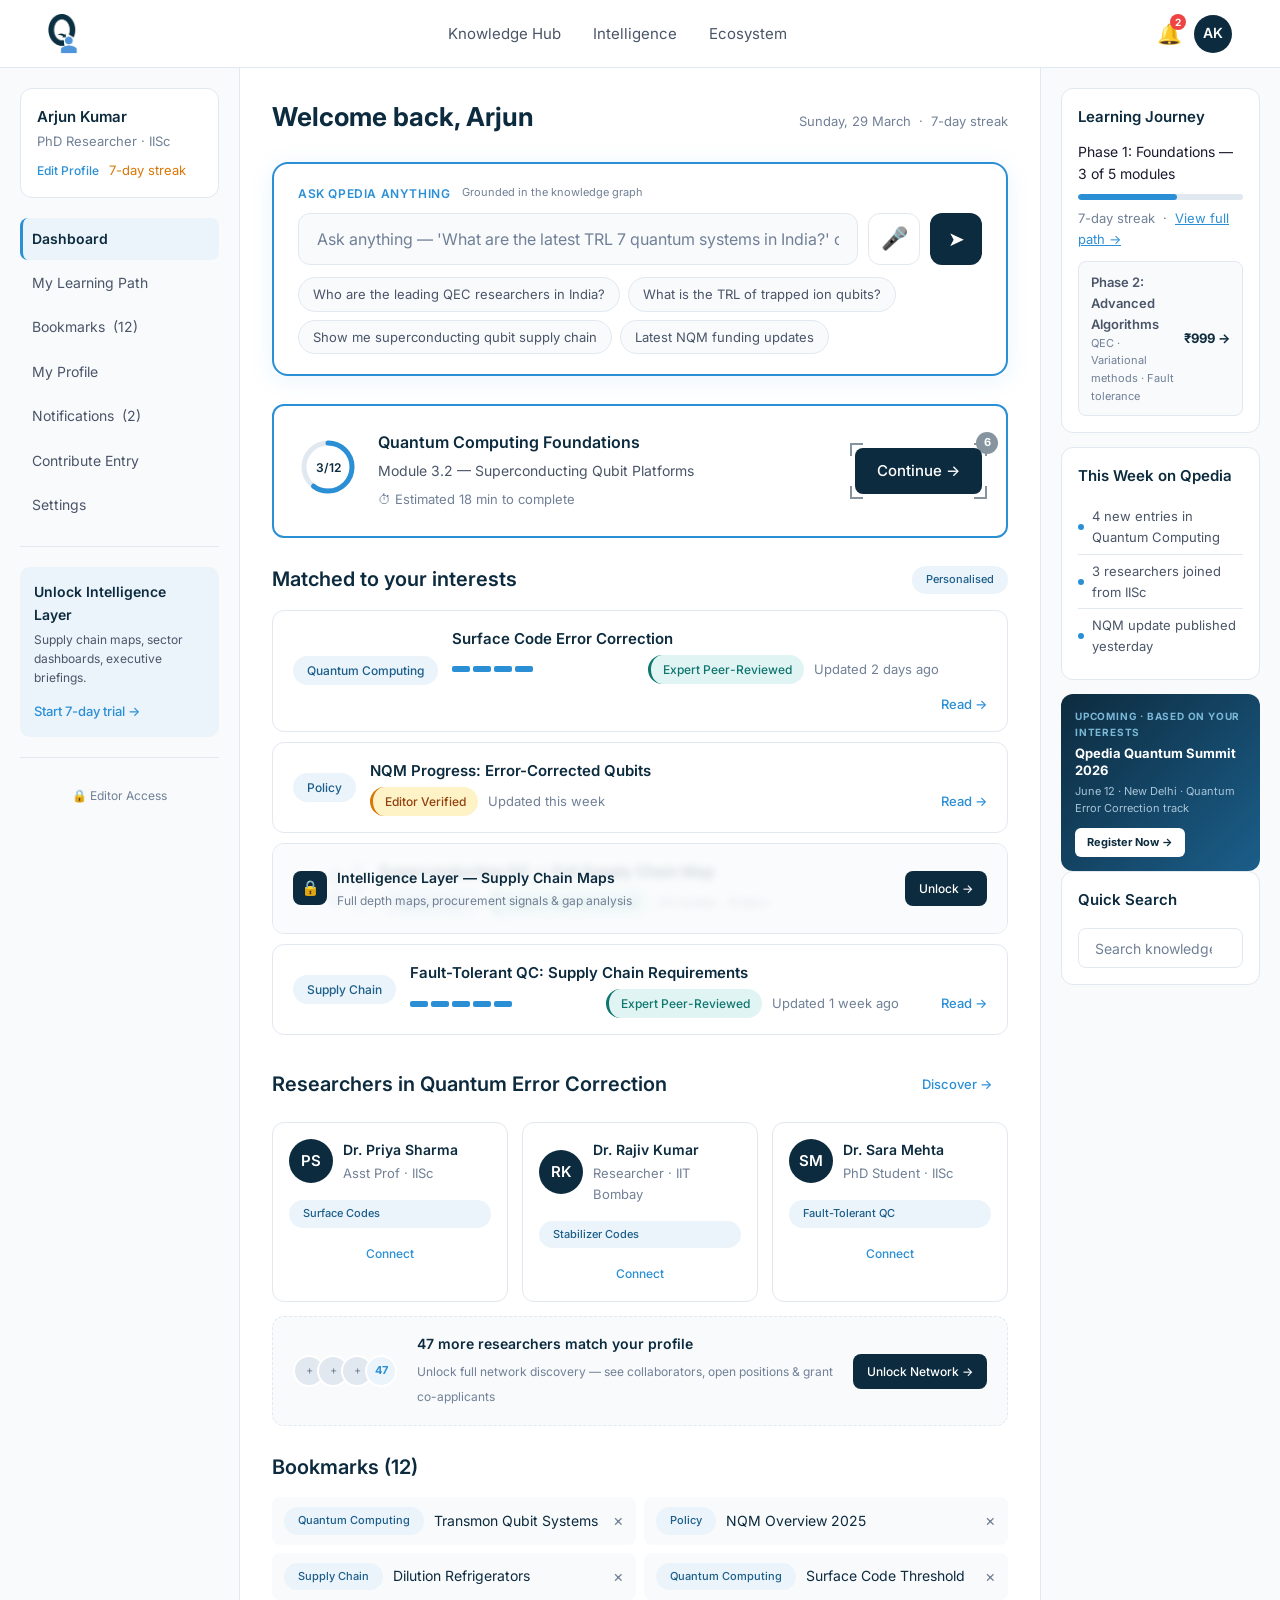
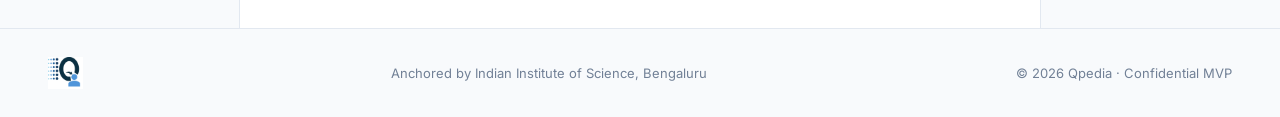
<file: 06_dashboard.html>
<!DOCTYPE html>
<html lang="en">

<head>
  <meta charset="UTF-8" />
  <meta name="viewport" content="width=device-width, initial-scale=1.0" />
  <link rel="icon" type="image/x-icon" href="favicon.ico">
  <title>Dashboard — Qpedia</title>
  <meta name="description"
    content="Your personalised Qpedia dashboard — continue your learning path, explore matched knowledge, and connect with researchers in quantum technologies." />
  <link rel="stylesheet" href="shared.css" />
  <link rel="stylesheet" href="shared-tour.css" />
  <style>
    /* ── Page layout ──────────────────────────────────────────── */
    .page-layout {
      display: grid;
      grid-template-columns: 240px 1fr 240px;
      min-height: calc(100vh - 68px - 80px);
    }

    /* ── Left sidebar ─────────────────────────────────────────── */
    .left-sidebar {
      border-right: 1px solid var(--qp-border);
      padding: 20px;
      background: var(--qp-off-white);
    }

    .right-panel {
      border-left: 1px solid var(--qp-border);
      padding: 20px;
      background: var(--qp-off-white);
    }

    .main-content {
      padding: 28px 32px;
      background: white;
    }

    /* ── User mini card ───────────────────────────────────────── */
    .user-mini-card {
      background: white;
      border-radius: var(--qp-radius);
      padding: 16px;
      border: 1px solid var(--qp-border);
      margin-bottom: 20px;
    }

    /* ── Sidebar nav ──────────────────────────────────────────── */
    .sidebar-nav-item {
      display: flex;
      align-items: center;
      gap: 10px;
      padding: 10px 12px;
      border-radius: var(--qp-radius-sm);
      font-size: 14px;
      color: var(--qp-text-2);
      cursor: pointer;
      text-decoration: none;
      margin-bottom: 2px;
      transition: background 0.15s;
    }

    .sidebar-nav-item:hover {
      background: var(--qp-blue-light);
      color: var(--qp-navy);
    }

    .sidebar-nav-item.active {
      font-weight: 600;
      color: var(--qp-navy);
      background: var(--qp-blue-light);
      border-left: 3px solid var(--qp-blue);
      padding-left: 9px;
    }

    /* ── Upgrade teaser ───────────────────────────────────────── */
    .upgrade-teaser {
      background: var(--qp-blue-light);
      border-radius: 10px;
      padding: 14px;
      margin-top: 8px;
    }

    .upgrade-teaser h4 {
      font-size: 14px;
      font-weight: 600;
      color: var(--qp-navy);
      margin-bottom: 4px;
    }

    .upgrade-teaser p {
      font-size: 12px;
      color: var(--qp-text-2);
      margin-bottom: 10px;
    }

    /* ── Continue card ────────────────────────────────────────── */
    .continue-card {
      display: flex;
      align-items: center;
      gap: 20px;
      background: white;
      border: 2px solid var(--qp-blue);
      border-radius: var(--qp-radius);
      padding: 24px;
      margin-bottom: 28px;
    }

    .progress-ring-wrap {
      flex-shrink: 0;
    }

    .continue-card-body {
      flex: 1;
    }

    .continue-card-body h4 {
      font-size: 16px;
      font-weight: 600;
      color: var(--qp-navy);
      margin-bottom: 4px;
    }

    .continue-card-body p {
      font-size: 14px;
      color: var(--qp-text-2);
      margin-bottom: 4px;
    }

    .continue-card-body .eta {
      font-size: 13px;
      color: var(--qp-text-3);
    }

    /* ── Feed cards ───────────────────────────────────────────── */
    .feed-card {
      display: flex;
      align-items: center;
      gap: 14px;
      background: white;
      border: 1px solid var(--qp-border);
      border-radius: var(--qp-radius);
      padding: 16px 20px;
      margin-bottom: 10px;
      transition: border-color 0.15s;
    }

    .feed-card:hover {
      border-color: var(--qp-blue);
    }

    .feed-card-body {
      flex: 1;
    }

    .feed-card-body h4 {
      font-size: 15px;
      font-weight: 600;
      color: var(--qp-navy);
      margin-bottom: 4px;
    }

    .feed-card-meta {
      display: flex;
      align-items: center;
      gap: 10px;
      flex-wrap: wrap;
    }

    /* ── People grid ──────────────────────────────────────────── */
    .people-grid {
      display: grid;
      grid-template-columns: repeat(3, 1fr);
      gap: 14px;
      margin-top: 8px;
    }

    /* ── Bookmarks ────────────────────────────────────────────── */
    .bookmark-grid {
      display: grid;
      grid-template-columns: repeat(2, 1fr);
      gap: 8px;
      margin-top: 8px;
    }

    .bookmark-item {
      display: flex;
      align-items: center;
      gap: 10px;
      padding: 10px 12px;
      background: var(--qp-off-white);
      border-radius: var(--qp-radius-sm);
    }

    .bookmark-item span.title {
      font-size: 14px;
      color: var(--qp-navy);
      flex: 1;
    }

    .bookmark-item span.x {
      color: var(--qp-text-3);
      cursor: pointer;
      font-size: 16px;
    }

    /* ── Right widgets ────────────────────────────────────────── */
    .right-widget {
      background: white;
      border-radius: var(--qp-radius);
      padding: 16px;
      border: 1px solid var(--qp-border);
      margin-bottom: 14px;
    }

    .right-widget h4 {
      font-size: 15px;
      font-weight: 600;
      color: var(--qp-navy);
      margin-bottom: 12px;
    }

    .mini-progress-bar {
      background: var(--qp-border);
      border-radius: 3px;
      height: 6px;
      overflow: hidden;
      margin: 8px 0;
    }

    .mini-progress-bar-fill {
      height: 100%;
      background: var(--qp-blue);
      border-radius: 3px;
    }

    .week-item {
      display: flex;
      align-items: center;
      gap: 8px;
      font-size: 13px;
      color: var(--qp-text-2);
      padding: 6px 0;
      border-bottom: 1px solid var(--qp-border);
    }

    .week-item:last-child {
      border-bottom: none;
    }

    .week-dot {
      width: 6px;
      height: 6px;
      border-radius: 50%;
      background: var(--qp-blue);
      flex-shrink: 0;
    }

    /* ── Utility ──────────────────────────────────────────────── */
    .section-header {
      display: flex;
      justify-content: space-between;
      align-items: center;
      margin-bottom: 16px;
      margin-top: 28px;
    }

    .greeting-row {
      display: flex;
      justify-content: space-between;
      align-items: baseline;
      margin-bottom: 24px;
    }

    /* ── AI Chat search bar ───────────────────────────────────── */
    .chat-search-bar {
      background: white;
      border: 2px solid var(--qp-blue);
      border-radius: 16px;
      padding: 20px 24px;
      margin-bottom: 28px;
      box-shadow: 0 4px 24px rgba(43, 143, 214, 0.10);
    }

    .chat-search-bar-label {
      font-size: 12px;
      font-weight: 600;
      letter-spacing: 0.05em;
      text-transform: uppercase;
      color: var(--qp-blue);
      margin-bottom: 10px;
      display: flex;
      align-items: center;
      gap: 8px;
    }

    .chat-search-input-row {
      display: flex;
      align-items: center;
      gap: 10px;
    }

    .chat-search-input {
      flex: 1;
      height: 52px;
      border: 1.5px solid var(--qp-border);
      border-radius: 12px;
      padding: 0 18px;
      font-size: 16px;
      font-family: inherit;
      color: var(--qp-text);
      outline: none;
      transition: border-color 0.2s;
      background: var(--qp-off-white);
    }

    .chat-search-input:focus {
      border-color: var(--qp-blue);
      background: white;
      box-shadow: 0 0 0 3px rgba(43, 143, 214, 0.10);
    }

    .chat-search-input::placeholder {
      color: var(--qp-text-3);
    }

    .voice-btn {
      width: 52px;
      height: 52px;
      border-radius: 12px;
      border: 1.5px solid var(--qp-border);
      background: white;
      display: flex;
      align-items: center;
      justify-content: center;
      font-size: 22px;
      cursor: pointer;
      flex-shrink: 0;
      transition: all 0.2s;
      color: var(--qp-text-3);
    }

    .voice-btn:hover {
      border-color: var(--qp-blue);
      background: var(--qp-blue-light);
      color: var(--qp-blue);
    }

    .voice-btn.listening {
      border-color: #EF4444;
      background: #FEE2E2;
      color: #EF4444;
      animation: pulse 1.2s ease-in-out infinite;
    }

    @keyframes pulse {

      0%,
      100% {
        box-shadow: 0 0 0 0 rgba(239, 68, 68, 0.3);
      }

      50% {
        box-shadow: 0 0 0 6px rgba(239, 68, 68, 0);
      }
    }

    .send-btn {
      width: 52px;
      height: 52px;
      border-radius: 12px;
      border: none;
      background: var(--qp-navy);
      display: flex;
      align-items: center;
      justify-content: center;
      font-size: 20px;
      cursor: pointer;
      flex-shrink: 0;
      color: white;
      transition: background 0.2s;
    }

    .send-btn:hover {
      background: var(--qp-blue-mid);
    }

    .chat-suggestions {
      display: flex;
      flex-wrap: wrap;
      gap: 8px;
      margin-top: 12px;
    }

    .chat-suggestion-chip {
      background: var(--qp-off-white);
      border: 1px solid var(--qp-border);
      border-radius: 20px;
      padding: 6px 14px;
      font-size: 13px;
      color: var(--qp-text-2);
      cursor: pointer;
      transition: all 0.15s;
      white-space: nowrap;
    }

    .chat-suggestion-chip:hover {
      background: var(--qp-blue-light);
      border-color: var(--qp-blue);
      color: var(--qp-blue-mid);
    }

    /* ── Locked intelligence feed card ───────────────────────── */
    .feed-card-locked {
      position: relative;
      border: 1px solid var(--qp-border);
      border-radius: var(--qp-radius);
      margin-bottom: 10px;
      overflow: hidden;
    }

    .feed-card-locked-preview {
      display: flex;
      align-items: center;
      gap: 14px;
      padding: 16px 20px;
      filter: blur(3px);
      user-select: none;
      pointer-events: none;
    }

    .supply-map-placeholder {
      display: flex;
      gap: 6px;
      align-items: center;
      flex-shrink: 0;
    }

    .supply-node {
      border-radius: 50%;
      background: var(--qp-border);
    }

    .feed-card-locked-overlay {
      position: absolute;
      inset: 0;
      background: rgba(248, 250, 252, 0.82);
      backdrop-filter: blur(2px);
      display: flex;
      align-items: center;
      justify-content: space-between;
      padding: 16px 20px;
      gap: 16px;
    }

    .locked-overlay-text {
      display: flex;
      align-items: center;
      gap: 10px;
    }

    .locked-overlay-icon {
      width: 34px;
      height: 34px;
      background: var(--qp-navy);
      border-radius: 8px;
      display: flex;
      align-items: center;
      justify-content: center;
      font-size: 15px;
      flex-shrink: 0;
    }

    .locked-overlay-label {
      font-size: 14px;
      font-weight: 600;
      color: var(--qp-navy);
    }

    .locked-overlay-sub {
      font-size: 12px;
      color: var(--qp-text-3);
      margin-top: 2px;
    }

    /* ── People network gate ─────────────────────────────────── */
    .people-network-gate {
      margin-top: 14px;
      background: var(--qp-off-white);
      border: 1px dashed var(--qp-border);
      border-radius: var(--qp-radius);
      padding: 16px 20px;
      display: flex;
      align-items: center;
      justify-content: space-between;
      gap: 16px;
    }

    .people-network-gate-avatars {
      display: flex;
      margin-right: 4px;
    }

    .people-network-gate-avatars .ghost-avatar {
      width: 32px;
      height: 32px;
      border-radius: 50%;
      background: var(--qp-border);
      border: 2px solid white;
      margin-left: -8px;
      display: flex;
      align-items: center;
      justify-content: center;
      font-size: 11px;
      color: var(--qp-text-3);
    }

    .people-network-gate-avatars .ghost-avatar:first-child {
      margin-left: 0;
    }

    .people-network-gate-text {
      flex: 1;
    }

    .people-network-gate-text strong {
      display: block;
      font-size: 14px;
      font-weight: 600;
      color: var(--qp-navy);
      margin-bottom: 2px;
    }

    .people-network-gate-text span {
      font-size: 12px;
      color: var(--qp-text-3);
    }

    /* ── Phase upsell (right panel) ──────────────────────────── */
    .phase-upsell-row {
      display: flex;
      align-items: center;
      justify-content: space-between;
      gap: 8px;
      margin-top: 12px;
      padding: 10px 12px;
      background: var(--qp-off-white);
      border-radius: var(--qp-radius-sm);
      border: 1px solid var(--qp-border);
    }

    .phase-upsell-left {
      display: flex;
      align-items: center;
      gap: 8px;
    }

    .phase-lock-icon {
      font-size: 14px;
      color: var(--qp-text-3);
    }

    .phase-upsell-label {
      font-size: 13px;
      font-weight: 600;
      color: var(--qp-text-2);
    }

    .phase-upsell-sub {
      font-size: 11px;
      color: var(--qp-text-3);
    }

    .phase-upsell-price {
      font-size: 13px;
      font-weight: 700;
      color: var(--qp-navy);
      white-space: nowrap;
    }

    /* ── Dashboard summit strip (right panel) ────────────────── */
    .dash-summit-strip {
      background: linear-gradient(135deg, #0D2B3E 0%, #1B5E8A 100%);
      border-radius: var(--qp-radius);
      padding: 14px;
      color: #fff;
      margin-top: 14px;
    }

    .dash-summit-eyebrow {
      font-size: 10px;
      font-weight: 700;
      letter-spacing: 0.08em;
      text-transform: uppercase;
      color: #7BB8D8;
      margin-bottom: 5px;
    }

    .dash-summit-title {
      font-size: 13px;
      font-weight: 700;
      color: #fff;
      margin-bottom: 4px;
      line-height: 1.3;
    }

    .dash-summit-meta {
      font-size: 11px;
      color: #A8C4D8;
      margin-bottom: 10px;
    }

    .dash-summit-btn {
      display: inline-block;
      background: #fff;
      color: var(--qp-navy);
      font-size: 11px;
      font-weight: 700;
      padding: 6px 12px;
      border-radius: 6px;
      text-decoration: none;
      transition: background 0.15s;
    }

    .dash-summit-btn:hover {
      background: #E8F3FA;
    }
  </style>
</head>

<body>

  <!-- ═══════════════════════════════════════════════════════════
       NAV BAR — authenticated
  ════════════════════════════════════════════════════════════════ -->
  <nav class="qp-nav">
    <a class="qp-nav-brand" href="01_homepage.html ">
      <img src="Logo_OpeningPage.png" height="40" alt="Qpedia logo" />
    </a>

    <ul class="qp-nav-links">
      <li><a href="knowledge_hub.html">Knowledge Hub</a></li>
      <li><a href="intelligence.html">Intelligence</a></li>
      <li><a href="ecosystem.html">Ecosystem</a></li>
    </ul>

    <div class="qp-nav-actions">
      <!-- Notification bell with badge -->
      <div style="position:relative; cursor:pointer;">
        <span style="font-size:20px;">🔔</span>
        <span style="position:absolute; top:-4px; right:-4px; background:#EF4444; color:white;
                     font-size:10px; font-weight:700; border-radius:50%;
                     width:16px; height:16px; display:flex; align-items:center; justify-content:center;">2</span>
      </div>
      <!-- Avatar -->
      <div class="qp-nav-avatar">AK</div>
    </div>
    <button class="qp-nav-hamburger" aria-label="Toggle menu" aria-expanded="false">&#9776;</button>
  </nav>

  <!-- ═══════════════════════════════════════════════════════════
       THREE-COLUMN PAGE LAYOUT
  ════════════════════════════════════════════════════════════════ -->
  <div class="page-layout">

    <!-- ─────────────────────────────────────────────────────────
         LEFT SIDEBAR
    ────────────────────────────────────────────────────────────── -->
    <aside class="left-sidebar">

      <!-- User mini card -->
      <div class="user-mini-card">
        <div style="display:flex; gap:12px; align-items:center;">
          <div style="flex:1;">
            <h4 style="font-size:15px; font-weight:600; color:var(--qp-navy); margin-bottom:2px;">Arjun Kumar</h4>
            <p class="qp-caption">PhD Researcher · IISc</p>
            <div style="display:flex; gap:10px; margin-top:8px; align-items:center;">
              <a class="qp-btn-ghost" style="font-size:12px; padding:0;" href="08_user_profile.html">Edit Profile</a>
              <span style="font-size:13px; color:var(--qp-warning);">7-day streak</span>
            </div>
          </div>
        </div>
      </div>

      <!-- Sidebar navigation -->
      <div style="margin-bottom:20px;">
        <a class="sidebar-nav-item active" href="06_dashboard.html">Dashboard</a>
        <a class="sidebar-nav-item" href="07_learning_module.html">My Learning Path</a>
        <a class="sidebar-nav-item" href="#">Bookmarks &nbsp;(12)</a>
        <a class="sidebar-nav-item" href="#">My Profile</a>
        <a class="sidebar-nav-item" href="#">Notifications &nbsp;(2)</a>
        <a class="sidebar-nav-item" href="#">Contribute Entry</a>
        <a class="sidebar-nav-item" href="#">Settings</a>
      </div>

      <hr class="qp-divider" />

      <!-- Upgrade teaser -->
      <div class="upgrade-teaser">
        <h4>Unlock Intelligence Layer</h4>
        <p>Supply chain maps, sector dashboards, executive briefings.</p>
        <a class="qp-btn-ghost" style="font-size:13px; padding:0;" href="#">Start 7-day trial →</a>
      </div>

      <hr class="qp-divider" />

      <a href="10_editor_workspace.html" style="font-size:12px; color:var(--qp-text-3); text-decoration:none;
                display:block; text-align:center; padding:8px 0;">
        🔒 Editor Access
      </a>
    </aside>

    <!-- ─────────────────────────────────────────────────────────
         MAIN CONTENT
    ────────────────────────────────────────────────────────────── -->
    <main class="main-content">

      <!-- Greeting row -->
      <div class="greeting-row">
        <h2 style="font-size:26px; font-weight:700; color:var(--qp-navy);">Welcome back, Arjun</h2>
        <span class="qp-caption">Sunday, 29 March &nbsp;·&nbsp; 7-day streak</span>
      </div>

      <!-- AI CHAT SEARCH BAR -->
      <div class="chat-search-bar">
        <div class="chat-search-bar-label">
          <span>Ask Qpedia anything</span>
          <span
            style="font-size:11px; font-weight:400; color:var(--qp-text-3); letter-spacing:0; text-transform:none; margin-left:4px;">Grounded
            in the knowledge graph</span>
        </div>
        <div class="chat-search-input-row">
          <input class="chat-search-input" id="dashboard-chat-input" type="text"
            placeholder="Ask anything — 'What are the latest TRL 7 quantum systems in India?' or 'Explain surface codes in simple terms'"
            autocomplete="off" />
          <button class="voice-btn" id="voice-btn" title="Search by voice">🎤</button>
          <button class="send-btn" id="send-btn" title="Send">➤</button>
        </div>
        <div class="chat-suggestions">
          <span class="chat-suggestion-chip" onclick="fillChat(this)">Who are the leading QEC researchers in
            India?</span>
          <span class="chat-suggestion-chip" onclick="fillChat(this)">What is the TRL of trapped ion qubits?</span>
          <span class="chat-suggestion-chip" onclick="fillChat(this)">Show me superconducting qubit supply chain</span>
          <span class="chat-suggestion-chip" onclick="fillChat(this)">Latest NQM funding updates</span>
        </div>
      </div>

      <!-- ── SECTION 1: Continue Learning ─────────────────────── -->
      <div class="continue-card">

        <!-- Progress ring SVG -->
        <div class="progress-ring-wrap">
          <svg width="60" height="60" viewBox="0 0 60 60" aria-label="3 of 12 modules complete">
            <!-- Background track -->
            <circle cx="30" cy="30" r="24" fill="none" stroke="var(--qp-border)" stroke-width="5" />
            <!-- Progress arc (3/12 = 25% → dasharray 37.7 113.1 of circumference 150.8) -->
            <circle cx="30" cy="30" r="24" fill="none" stroke="var(--qp-blue)" stroke-width="5"
              stroke-dasharray="90.4 150.8" stroke-linecap="round" transform="rotate(-90 30 30)" />
            <text x="30" y="35" text-anchor="middle" font-size="12" font-weight="600" fill="#0D2B3E">3/12</text>
          </svg>
        </div>

        <!-- Course info -->
        <div class="continue-card-body">
          <h4>Quantum Computing Foundations</h4>
          <p>Module 3.2 — Superconducting Qubit Platforms</p>
          <span class="eta">⏱ Estimated 18 min to complete</span>
        </div>

        <a class="qp-btn-primary qp-step-6" href="07_learning_module.html" id="btn-continue-learning">Continue →</a>
      </div>

      <!-- ── SECTION 2: Knowledge Feed ────────────────────────── -->
      <div class="section-header">
        <h3 class="qp-h3">Matched to your interests</h3>
        <span class="qp-chip" style="font-size:11px;">Personalised</span>
      </div>

      <!-- Feed card 1 -->
      <div class="feed-card">
        <span class="qp-chip">Quantum Computing</span>
        <div class="feed-card-body">
          <h4>Surface Code Error Correction</h4>
          <div class="feed-card-meta">
            <div class="qp-trl">
              <div class="qp-trl-bar">
                <div class="qp-trl-segment filled"></div>
                <div class="qp-trl-segment filled"></div>
                <div class="qp-trl-segment filled"></div>
                <div class="qp-trl-segment filled"></div>
                <div class="qp-trl-segment"></div>
                <div class="qp-trl-segment"></div>
                <div class="qp-trl-segment"></div>
                <div class="qp-trl-segment"></div>
                <div class="qp-trl-segment"></div>
              </div>
            </div>
            <span class="qp-badge-expert">Expert Peer-Reviewed</span>
            <span class="qp-caption">Updated 2 days ago</span>
            <a class="qp-btn-ghost" style="font-size:13px; padding:0; margin-left:auto;"
              href="03_knowledge_entry.html">Read →</a>
          </div>
        </div>
      </div>

      <!-- Feed card 2 -->
      <div class="feed-card">
        <span class="qp-chip">Policy</span>
        <div class="feed-card-body">
          <h4>NQM Progress: Error-Corrected Qubits</h4>
          <div class="feed-card-meta">
            <span class="qp-badge-editor">Editor Verified</span>
            <span class="qp-caption">Updated this week</span>
            <a class="qp-btn-ghost" style="font-size:13px; padding:0; margin-left:auto;" href="#">Read →</a>
          </div>
        </div>
      </div>

      <!-- Feed card: Locked intelligence -->
      <div class="feed-card-locked">
        <!-- Blurred preview underneath -->
        <div class="feed-card-locked-preview">
          <div class="supply-map-placeholder">
            <div class="supply-node" style="width:28px;height:28px;"></div>
            <div style="display:flex;flex-direction:column;gap:4px;">
              <div class="supply-node" style="width:18px;height:18px;"></div>
              <div class="supply-node" style="width:18px;height:18px;"></div>
            </div>
            <div style="display:flex;flex-direction:column;gap:4px;">
              <div class="supply-node" style="width:14px;height:14px;"></div>
              <div class="supply-node" style="width:14px;height:14px;"></div>
              <div class="supply-node" style="width:14px;height:14px;"></div>
            </div>
          </div>
          <div class="feed-card-body">
            <h4>Superconducting QC — Full Supply Chain Map</h4>
            <div class="feed-card-meta">
              <span class="qp-chip" style="font-size:12px;">Supply Chain</span>
              <span class="qp-badge-expert">Expert Peer-Reviewed</span>
              <span class="qp-caption">23 nodes · 6 tiers</span>
            </div>
          </div>
        </div>
        <!-- Lock overlay -->
        <div class="feed-card-locked-overlay">
          <div class="locked-overlay-text">
            <div class="locked-overlay-icon">🔒</div>
            <div>
              <div class="locked-overlay-label">Intelligence Layer — Supply Chain Maps</div>
              <div class="locked-overlay-sub">Full depth maps, procurement signals &amp; gap analysis</div>
            </div>
          </div>
          <a href="#" class="qp-btn-primary" style="font-size:12px; padding:8px 14px; white-space:nowrap;">Unlock →</a>
        </div>
      </div>

      <!-- Feed card 3 -->
      <div class="feed-card">
        <span class="qp-chip">Supply Chain</span>
        <div class="feed-card-body">
          <h4>Fault-Tolerant QC: Supply Chain Requirements</h4>
          <div class="feed-card-meta">
            <div class="qp-trl">
              <div class="qp-trl-bar">
                <div class="qp-trl-segment filled"></div>
                <div class="qp-trl-segment filled"></div>
                <div class="qp-trl-segment filled"></div>
                <div class="qp-trl-segment filled"></div>
                <div class="qp-trl-segment filled"></div>
                <div class="qp-trl-segment"></div>
                <div class="qp-trl-segment"></div>
                <div class="qp-trl-segment"></div>
                <div class="qp-trl-segment"></div>
              </div>
            </div>
            <span class="qp-badge-expert">Expert Peer-Reviewed</span>
            <span class="qp-caption">Updated 1 week ago</span>
            <a class="qp-btn-ghost" style="font-size:13px; padding:0; margin-left:auto;" href="#">Read →</a>
          </div>
        </div>
      </div>

      <!-- ── SECTION 3: People ─────────────────────────────────── -->
      <div class="section-header">
        <h3 class="qp-h3">Researchers in Quantum Error Correction</h3>
        <a class="qp-btn-ghost" style="font-size:13px;" href="08_user_profile.html">Discover →</a>
      </div>

      <div class="people-grid">

        <!-- Person 1 -->
        <div class="qp-person-card">
          <div style="display:flex; gap:10px; align-items:center; margin-bottom:10px;">
            <div class="qp-avatar">PS</div>
            <div>
              <p style="font-size:14px; font-weight:600; color:var(--qp-navy); margin-bottom:2px;">Dr. Priya Sharma</p>
              <p class="qp-caption">Asst Prof · IISc</p>
            </div>
          </div>
          <span class="qp-chip" style="font-size:11px;">Surface Codes</span>
          <button class="qp-btn-ghost"
            style="font-size:12px; padding:4px 0; margin-top:8px; display:block;">Connect</button>
        </div>

        <!-- Person 2 -->
        <div class="qp-person-card">
          <div style="display:flex; gap:10px; align-items:center; margin-bottom:10px;">
            <div class="qp-avatar">RK</div>
            <div>
              <p style="font-size:14px; font-weight:600; color:var(--qp-navy); margin-bottom:2px;">Dr. Rajiv Kumar</p>
              <p class="qp-caption">Researcher · IIT Bombay</p>
            </div>
          </div>
          <span class="qp-chip" style="font-size:11px;">Stabilizer Codes</span>
          <button class="qp-btn-ghost"
            style="font-size:12px; padding:4px 0; margin-top:8px; display:block;">Connect</button>
        </div>

        <!-- Person 3 -->
        <div class="qp-person-card">
          <div style="display:flex; gap:10px; align-items:center; margin-bottom:10px;">
            <div class="qp-avatar">SM</div>
            <div>
              <p style="font-size:14px; font-weight:600; color:var(--qp-navy); margin-bottom:2px;">Dr. Sara Mehta</p>
              <p class="qp-caption">PhD Student · IISc</p>
            </div>
          </div>
          <span class="qp-chip" style="font-size:11px;">Fault-Tolerant QC</span>
          <button class="qp-btn-ghost"
            style="font-size:12px; padding:4px 0; margin-top:8px; display:block;">Connect</button>
        </div>

      </div>

      <!-- People network gate -->
      <div class="people-network-gate">
        <div class="people-network-gate-avatars">
          <div class="ghost-avatar">+</div>
          <div class="ghost-avatar">+</div>
          <div class="ghost-avatar">+</div>
          <div class="ghost-avatar" style="background:var(--qp-blue-light); color:var(--qp-blue); font-weight:700;">47
          </div>
        </div>
        <div class="people-network-gate-text">
          <strong>47 more researchers match your profile</strong>
          <span>Unlock full network discovery — see collaborators, open positions &amp; grant co-applicants</span>
        </div>
        <a href="#" class="qp-btn-primary" style="font-size:12px; padding:8px 14px; white-space:nowrap;">Unlock Network
          →</a>
      </div>

      <!-- ── SECTION 4: Bookmarks ──────────────────────────────── -->
      <div class="section-header">
        <h3 class="qp-h3">Bookmarks (12)</h3>
      </div>

      <div class="bookmark-grid">

        <div class="bookmark-item">
          <span class="qp-chip" style="font-size:11px;">Quantum Computing</span>
          <span class="title">Transmon Qubit Systems</span>
          <span class="x">×</span>
        </div>

        <div class="bookmark-item">
          <span class="qp-chip" style="font-size:11px;">Policy</span>
          <span class="title">NQM Overview 2025</span>
          <span class="x">×</span>
        </div>

        <div class="bookmark-item">
          <span class="qp-chip" style="font-size:11px;">Supply Chain</span>
          <span class="title">Dilution Refrigerators</span>
          <span class="x">×</span>
        </div>

        <div class="bookmark-item">
          <span class="qp-chip" style="font-size:11px;">Quantum Computing</span>
          <span class="title">Surface Code Threshold</span>
          <span class="x">×</span>
        </div>

      </div>
    </main>

    <!-- ─────────────────────────────────────────────────────────
         RIGHT PANEL
    ────────────────────────────────────────────────────────────── -->
    <aside class="right-panel">

      <!-- Widget 1 — Learning Journey -->
      <div class="right-widget">
        <h4>Learning Journey</h4>
        <p style="font-size:14px; color:var(--qp-text); margin-bottom:8px;">
          Phase 1: Foundations — 3 of 5 modules
        </p>
        <div class="mini-progress-bar">
          <div class="mini-progress-bar-fill" style="width:60%;"></div>
        </div>
        <p style="font-size:13px; color:var(--qp-text-3); margin-top:8px;">7-day streak &nbsp;·&nbsp;
          <a href="07_learning_module.html" style="color:var(--qp-blue); font-size:13px;">View full path →</a>
        </p>
        <!-- Phase 2 upsell -->
        <div class="phase-upsell-row">
          <div class="phase-upsell-left">
            <div>
              <div class="phase-upsell-label">Phase 2: Advanced Algorithms</div>
              <div class="phase-upsell-sub">QEC · Variational methods · Fault tolerance</div>
            </div>
          </div>
          <a href="#" class="phase-upsell-price" style="text-decoration:none;">₹999 →</a>
        </div>
      </div>

      <!-- Widget 2 — This Week -->
      <div class="right-widget">
        <h4>This Week on Qpedia</h4>
        <div class="week-item">
          <span class="week-dot"></span>
          4 new entries in Quantum Computing
        </div>
        <div class="week-item">
          <span class="week-dot"></span>
          3 researchers joined from IISc
        </div>
        <div class="week-item">
          <span class="week-dot"></span>
          NQM update published yesterday
        </div>
      </div>

      <!-- Summit strip -->
      <div class="dash-summit-strip">
        <div class="dash-summit-eyebrow">Upcoming · Based on your interests</div>
        <div class="dash-summit-title">Qpedia Quantum Summit 2026</div>
        <div class="dash-summit-meta">June 12 · New Delhi · Quantum Error Correction track</div>
        <a href="#" class="dash-summit-btn">Register Now →</a>
      </div>

      <!-- Widget 3 — Quick Search -->
      <div class="right-widget">
        <h4>Quick Search</h4>
        <input id="dashboard-search" class="qp-input" style="height:40px; font-size:14px; margin-top:4px;"
          placeholder="Search knowledge hub…" type="search" />
      </div>

    </aside>
  </div><!-- /page-layout -->

  <!-- ═══════════════════════════════════════════════════════════
       FOOTER
  ════════════════════════════════════════════════════════════════ -->
  <footer class="qp-footer">
    <img src="Logo.jpeg" style="height:32px;" alt="Qpedia wordmark" />
    <span class="qp-footer-center">Anchored by Indian Institute of Science, Bengaluru</span>
    <span class="qp-footer-right">© 2026 Qpedia · Confidential MVP</span>
  </footer>

  <script>
    // ── Chat search — Enter / send button → search results ──────
    function submitChat() {
      var val = document.getElementById('dashboard-chat-input').value.trim();
      if (val.length > 0) {
        window.location.href = '02_search_results.html';
      }
    }

    document.getElementById('dashboard-chat-input').addEventListener('keydown', function (e) {
      if (e.key === 'Enter') submitChat();
    });

    document.getElementById('send-btn').addEventListener('click', submitChat);

    // ── Suggestion chips fill the input and focus it ─────────────
    function fillChat(el) {
      document.getElementById('dashboard-chat-input').value = el.textContent;
      document.getElementById('dashboard-chat-input').focus();
    }

    // ── Voice button — Web Speech API with visual fallback ───────
    var isListening = false;
    var recognition = null;

    if ('webkitSpeechRecognition' in window || 'SpeechRecognition' in window) {
      var SpeechRecognition = window.SpeechRecognition || window.webkitSpeechRecognition;
      recognition = new SpeechRecognition();
      recognition.continuous = false;
      recognition.interimResults = false;
      recognition.lang = 'en-IN';

      recognition.onresult = function (event) {
        var transcript = event.results[0][0].transcript;
        document.getElementById('dashboard-chat-input').value = transcript;
        stopListening();
      };
      recognition.onerror = function () { stopListening(); };
      recognition.onend = function () { stopListening(); };
    }

    function startListening() {
      isListening = true;
      document.getElementById('voice-btn').classList.add('listening');
      document.getElementById('voice-btn').textContent = '⏹';
      document.getElementById('dashboard-chat-input').placeholder = 'Listening...';
      if (recognition) recognition.start();
    }

    function stopListening() {
      isListening = false;
      document.getElementById('voice-btn').classList.remove('listening');
      document.getElementById('voice-btn').textContent = '🎤';
      document.getElementById('dashboard-chat-input').placeholder =
        "Ask anything — 'What are the latest TRL 7 quantum systems in India?' or 'Explain surface codes in simple terms'";
      if (recognition) { try { recognition.stop(); } catch (e) { } }
    }

    document.getElementById('voice-btn').addEventListener('click', function () {
      if (isListening) { stopListening(); } else { startListening(); }
    });
  </script>
  <script src="shared-tour.js"></script>
  <script src="shared.js"></script>
</body>

</html>
</file>
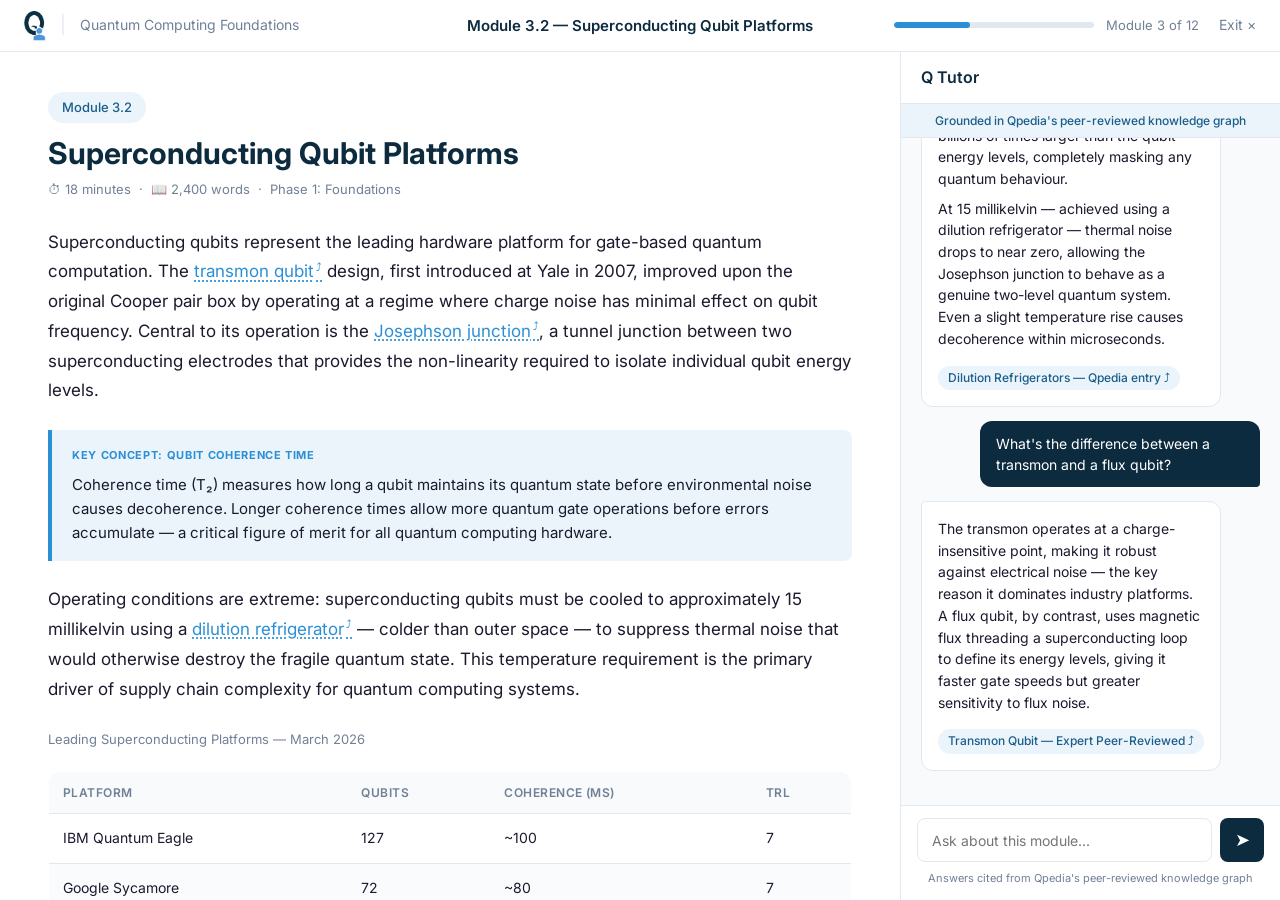
<file: 07_learning_module.html>
<!DOCTYPE html>
<html lang="en">

<head>
  <meta charset="UTF-8" />
  <meta name="viewport" content="width=device-width, initial-scale=1.0" />
  <link rel="icon" type="image/x-icon" href="favicon.ico">
  <title>Module 3.2 — Superconducting Qubit Platforms | Qpedia</title>
  <meta name="description"
    content="Learn about superconducting qubit platforms in Module 3.2 of Quantum Computing Foundations on Qpedia — the peer-reviewed quantum knowledge platform." />
  <link rel="preconnect" href="https://fonts.googleapis.com" />
  <link rel="preconnect" href="https://fonts.gstatic.com" crossorigin />
  <link href="https://fonts.googleapis.com/css2?family=Inter:wght@400;500;600;700&display=swap" rel="stylesheet" />
  <link rel="stylesheet" href="shared.css" />
  <link rel="stylesheet" href="shared-tour.css" />
  <style>
    * {
      box-sizing: border-box;
      margin: 0;
      padding: 0;
    }

    html,
    body {
      height: 100%;
      overflow: hidden;
      font-family: 'Inter', system-ui, sans-serif;
      background: white;
      color: var(--qp-text);
    }

    /* ── Slim Nav ── */
    .slim-nav {
      height: 52px;
      background: white;
      border-bottom: 1px solid var(--qp-border);
      display: flex;
      align-items: center;
      justify-content: space-between;
      padding: 0 24px;
      flex-shrink: 0;
      z-index: 100;
      position: relative;
    }

    .slim-nav-left {
      display: flex;
      align-items: center;
      gap: 8px;
    }

    .slim-nav-left img {
      height: 30px;
    }

    .slim-nav-left .brand-text {
      font-size: 15px;
      font-weight: 600;
      color: var(--qp-navy);
    }

    .slim-nav-left .sep {
      color: var(--qp-border);
      margin: 0 6px;
      font-size: 18px;
    }

    .slim-nav-left .course-link {
      font-size: 14px;
      color: var(--qp-text-3);
      text-decoration: none;
      transition: color 0.15s;
    }

    .slim-nav-left .course-link:hover {
      color: var(--qp-navy);
    }

    .slim-nav-center {
      font-size: 15px;
      font-weight: 600;
      color: var(--qp-navy);
      position: absolute;
      left: 50%;
      transform: translateX(-50%);
    }

    .slim-nav-right {
      display: flex;
      align-items: center;
      gap: 12px;
    }

    .progress-track {
      width: 200px;
      height: 6px;
      background: var(--qp-border);
      border-radius: 3px;
      overflow: hidden;
    }

    .progress-fill {
      width: 38%;
      height: 100%;
      background: var(--qp-blue);
      border-radius: 3px;
    }

    .exit-link {
      font-size: 14px;
      color: var(--qp-text-3);
      text-decoration: none;
      margin-left: 8px;
      transition: color 0.15s;
    }

    .exit-link:hover {
      color: var(--qp-navy);
    }

    /* ── Main Layout ── */
    .main-layout {
      display: flex;
      height: calc(100vh - 52px);
      overflow: hidden;
    }

    /* ── Lesson Column ── */
    .lesson-column {
      flex: 1;
      overflow-y: auto;
      padding: 40px 48px;
      background: white;
    }

    .module-chip {
      display: inline-flex;
      align-items: center;
      padding: 5px 14px;
      background: var(--qp-blue-light);
      color: var(--qp-blue-mid);
      border-radius: 20px;
      font-size: 13px;
      font-weight: 500;
      margin-bottom: 12px;
    }

    .module-title {
      font-size: 30px;
      font-weight: 700;
      color: var(--qp-navy);
      margin-bottom: 8px;
      line-height: 1.2;
    }

    .module-meta {
      font-size: 13px;
      color: var(--qp-text-3);
      margin-bottom: 28px;
    }

    .lesson-body {
      font-size: 17px;
      line-height: 1.75;
      color: var(--qp-text);
    }

    .lesson-body p {
      margin-bottom: 20px;
    }

    .kg-link {
      color: var(--qp-blue);
      text-decoration: underline;
      text-decoration-style: dotted;
      text-underline-offset: 3px;
      cursor: pointer;
      transition: color 0.15s;
    }

    .kg-link::after {
      content: '⤴';
      font-size: 11px;
      vertical-align: super;
      margin-left: 2px;
      color: var(--qp-blue);
    }

    .kg-link:hover {
      color: var(--qp-blue-mid);
    }

    .key-concept {
      background: var(--qp-blue-light);
      border-left: 4px solid var(--qp-blue);
      border-radius: 0 var(--qp-radius-sm) var(--qp-radius-sm) 0;
      padding: 16px 20px;
      margin: 24px 0;
    }

    .key-concept .kc-label {
      font-size: 11px;
      font-weight: 700;
      letter-spacing: 0.06em;
      text-transform: uppercase;
      color: var(--qp-blue);
      margin-bottom: 8px;
    }

    .key-concept p {
      font-size: 15px;
      color: var(--qp-text);
      margin: 0;
      line-height: 1.6;
    }

    .data-table-wrap {
      margin: 24px 0;
    }

    .data-table-caption {
      font-size: 13px;
      color: var(--qp-text-3);
      margin-bottom: 8px;
    }

    .data-table {
      width: 100%;
      border-collapse: collapse;
      border: 1px solid var(--qp-border);
      border-radius: var(--qp-radius);
      overflow: hidden;
      font-size: 14px;
    }

    .data-table thead tr {
      background: var(--qp-off-white);
    }

    .data-table th {
      padding: 10px 14px;
      text-align: left;
      font-size: 12px;
      font-weight: 600;
      color: var(--qp-text-3);
      text-transform: uppercase;
      letter-spacing: 0.04em;
      border-bottom: 1px solid var(--qp-border);
    }

    .data-table td {
      padding: 12px 14px;
      border-top: 1px solid var(--qp-border);
      color: var(--qp-text);
    }

    .data-table tbody tr:nth-child(even) {
      background: #FAFBFC;
    }

    .quiz-wrap {
      background: white;
      border: 1px solid var(--qp-border);
      border-radius: var(--qp-radius);
      padding: 24px;
      margin-top: 32px;
    }

    .quiz-title {
      font-size: 18px;
      font-weight: 600;
      color: var(--qp-navy);
      margin-bottom: 16px;
    }

    .quiz-question {
      font-size: 16px;
      color: var(--qp-text);
      margin-bottom: 16px;
      line-height: 1.5;
    }

    .quiz-option {
      display: flex;
      align-items: center;
      gap: 12px;
      border: 1px solid var(--qp-border);
      border-radius: var(--qp-radius-sm);
      padding: 12px 16px;
      margin-bottom: 8px;
      cursor: pointer;
      font-size: 14px;
      color: var(--qp-text);
      transition: all 0.15s;
    }

    .quiz-option:hover {
      border-color: var(--qp-blue);
      background: var(--qp-blue-light);
    }

    .quiz-option.selected {
      border: 2px solid var(--qp-blue);
      background: var(--qp-blue-light);
    }

    .quiz-option .radio {
      width: 18px;
      height: 18px;
      border-radius: 50%;
      border: 2px solid var(--qp-border);
      flex-shrink: 0;
      transition: all 0.15s;
    }

    .quiz-option.selected .radio {
      background: var(--qp-blue);
      border-color: var(--qp-blue);
    }

    .quiz-actions {
      display: flex;
      justify-content: space-between;
      align-items: center;
      margin-top: 20px;
    }

    .module-nav {
      display: flex;
      justify-content: space-between;
      margin-top: 32px;
      padding-top: 24px;
      border-top: 1px solid var(--qp-border);
      padding-bottom: 40px;
    }

    /* ── AI Tutor Column ── */
    .tutor-column {
      width: 380px;
      flex-shrink: 0;
      border-left: 1px solid var(--qp-border);
      display: flex;
      flex-direction: column;
      background: var(--qp-off-white);
      overflow: hidden;
    }

    .tutor-header {
      height: 52px;
      background: white;
      border-bottom: 1px solid var(--qp-border);
      padding: 0 20px;
      display: flex;
      align-items: center;
      justify-content: space-between;
      flex-shrink: 0;
    }

    .tutor-header-title {
      font-size: 16px;
      font-weight: 600;
      color: var(--qp-navy);
    }

    .tutor-header-sub {
      font-size: 12px;
      color: var(--qp-text-3);
    }

    .tutor-grounded {
      background: var(--qp-blue-light);
      padding: 7px 20px;
      border-bottom: 1px solid var(--qp-border);
      text-align: center;
      font-size: 12px;
      color: var(--qp-blue-mid);
      font-weight: 500;
      flex-shrink: 0;
    }

    .chat-area {
      flex: 1;
      overflow-y: auto;
      padding: 20px;
    }

    .context-note {
      background: var(--qp-blue-light);
      border-radius: var(--qp-radius-sm);
      padding: 12px 14px;
      margin-bottom: 16px;
      font-size: 13px;
      color: var(--qp-text-2);
      line-height: 1.5;
    }

    .msg-user {
      display: flex;
      justify-content: flex-end;
      margin-bottom: 14px;
    }

    .msg-user-bubble {
      background: var(--qp-navy);
      color: white;
      border-radius: 12px 12px 4px 12px;
      padding: 12px 16px;
      max-width: 280px;
      font-size: 14px;
      line-height: 1.5;
    }

    .msg-ai {
      display: flex;
      margin-bottom: 14px;
    }

    .msg-ai-bubble {
      background: white;
      border: 1px solid var(--qp-border);
      border-radius: 4px 12px 12px 12px;
      padding: 16px;
      max-width: 300px;
      font-size: 14px;
      line-height: 1.55;
      color: var(--qp-text);
    }

    .msg-ai-bubble p {
      margin-bottom: 8px;
    }

    .msg-ai-bubble p:last-child {
      margin-bottom: 0;
    }

    .citation-chip {
      display: inline-flex;
      align-items: center;
      gap: 4px;
      background: var(--qp-blue-light);
      color: var(--qp-blue-mid);
      border-radius: 20px;
      padding: 3px 10px;
      font-size: 12px;
      font-weight: 500;
      text-decoration: none;
      margin-top: 8px;
      transition: background 0.15s;
    }

    .citation-chip:hover {
      background: #D4E9F7;
    }

    .chat-input-wrap {
      padding: 12px 16px;
      background: white;
      border-top: 1px solid var(--qp-border);
      flex-shrink: 0;
    }

    .chat-input-row {
      display: flex;
      gap: 8px;
      align-items: center;
    }

    .chat-input {
      flex: 1;
      height: 44px;
      border: 1px solid var(--qp-border);
      border-radius: var(--qp-radius-sm);
      padding: 0 14px;
      font-size: 14px;
      font-family: inherit;
      outline: none;
      transition: border-color 0.2s;
      color: var(--qp-text);
    }

    .chat-input:focus {
      border-color: var(--qp-blue);
      box-shadow: 0 0 0 3px rgba(43, 143, 214, 0.10);
    }

    .chat-send-btn {
      width: 44px;
      height: 44px;
      border-radius: var(--qp-radius-sm);
      border: none;
      background: var(--qp-navy);
      color: white;
      font-size: 18px;
      cursor: pointer;
      display: flex;
      align-items: center;
      justify-content: center;
      flex-shrink: 0;
      transition: background 0.15s;
    }

    .chat-send-btn:hover {
      background: var(--qp-blue-mid);
    }

    .chat-disclaimer {
      font-size: 11px;
      color: var(--qp-text-3);
      text-align: center;
      margin-top: 8px;
    }
  </style>
</head>

<body>

  <!-- ═══════════════════════════════════════════════
       SLIM TOP NAV
  ════════════════════════════════════════════════ -->
  <nav class="slim-nav">
    <!-- Left -->
    <div class="slim-nav-left">
      <img src="Logo_OpeningPage.png" alt="Qpedia" />
      <span class="sep">|</span>
      <a class="course-link" href="06_dashboard.html">Quantum Computing Foundations</a>
    </div>

    <!-- Center -->
    <div class="slim-nav-center">Module 3.2 — Superconducting Qubit Platforms</div>

    <!-- Right -->
    <div class="slim-nav-right">
      <div class="progress-track">
        <div class="progress-fill"></div>
      </div>
      <span class="qp-caption">Module 3 of 12</span>
      <a class="exit-link" href="06_dashboard.html">Exit ×</a>
    </div>
  </nav>

  <!-- ═══════════════════════════════════════════════
       MAIN LAYOUT
  ════════════════════════════════════════════════ -->
  <div class="main-layout">

    <!-- ────────────────────────────────────────────
         LESSON COLUMN
    ──────────────────────────────────────────── -->
    <main class="lesson-column">

      <span class="module-chip">Module 3.2</span>
      <h1 class="module-title">Superconducting Qubit Platforms</h1>
      <p class="module-meta">⏱ 18 minutes &nbsp;·&nbsp; 📖 2,400 words &nbsp;·&nbsp; Phase 1: Foundations</p>

      <div class="lesson-body">

        <p>
          Superconducting qubits represent the leading hardware platform for gate-based quantum computation. The
          <a class="kg-link" href="03_knowledge_entry.html">transmon qubit</a>
          design, first introduced at Yale in 2007, improved upon the original Cooper pair box by operating at a regime
          where charge noise has minimal effect on qubit frequency. Central to its operation is the
          <a class="kg-link" href="#">Josephson junction</a>,
          a tunnel junction between two superconducting electrodes that provides the non-linearity required to isolate
          individual qubit energy levels.
        </p>

        <div class="key-concept">
          <div class="kc-label">Key Concept: Qubit Coherence Time</div>
          <p>Coherence time (T₂) measures how long a qubit maintains its quantum state before environmental noise causes
            decoherence. Longer coherence times allow more quantum gate operations before errors accumulate — a critical
            figure of merit for all quantum computing hardware.</p>
        </div>

        <p>
          Operating conditions are extreme: superconducting qubits must be cooled to approximately 15 millikelvin using
          a
          <a class="kg-link" href="#">dilution refrigerator</a>
          — colder than outer space — to suppress thermal noise that would otherwise destroy the fragile quantum state.
          This temperature requirement is the primary driver of supply chain complexity for quantum computing systems.
        </p>

        <div class="data-table-wrap">
          <p class="data-table-caption">Leading Superconducting Platforms — March 2026</p>
          <table class="data-table">
            <thead>
              <tr>
                <th>Platform</th>
                <th>Qubits</th>
                <th>Coherence (μs)</th>
                <th>TRL</th>
              </tr>
            </thead>
            <tbody>
              <tr>
                <td>IBM Quantum Eagle</td>
                <td>127</td>
                <td>~100</td>
                <td>7</td>
              </tr>
              <tr>
                <td>Google Sycamore</td>
                <td>72</td>
                <td>~80</td>
                <td>7</td>
              </tr>
              <tr>
                <td>IISc QC Lab</td>
                <td>5</td>
                <td>~40</td>
                <td>5</td>
              </tr>
              <tr>
                <td>Rigetti Aspen-M</td>
                <td>80</td>
                <td>~60</td>
                <td>6</td>
              </tr>
            </tbody>
          </table>
        </div>

        <!-- Inline Quiz -->
        <div class="quiz-wrap">
          <h3 class="quiz-title">Check your understanding</h3>
          <p class="quiz-question">What is the primary advantage of the transmon design over the original Cooper pair
            box?</p>

          <div class="quiz-option" id="quiz-opt-1">
            <div class="radio"></div>
            Higher qubit density on a single chip
          </div>
          <div class="quiz-option selected" id="quiz-opt-2">
            <div class="radio"></div>
            Reduced sensitivity to charge noise
          </div>
          <div class="quiz-option" id="quiz-opt-3">
            <div class="radio"></div>
            Lower operating temperature requirements
          </div>
          <div class="quiz-option" id="quiz-opt-4">
            <div class="radio"></div>
            Simpler fabrication process
          </div>

          <div class="quiz-actions">
            <button class="qp-btn-primary" style="font-size:14px;" id="submit-answer-btn">Submit Answer</button>
            <a class="qp-btn-ghost" style="font-size:14px;" href="#">Skip</a>
          </div>
        </div>

        <!-- Module Navigation -->
        <div class="module-nav">
          <a class="qp-btn-secondary" style="font-size:14px;" href="06_dashboard.html">← Module 3.1</a>
          <a class="qp-btn-primary qp-step-7" style="font-size:14px;" href="08_user_profile.html">Next: Module 3.3 →</a>
        </div>

      </div><!-- /lesson-body -->
    </main>

    <!-- ────────────────────────────────────────────
         AI TUTOR COLUMN
    ──────────────────────────────────────────── -->
    <aside class="tutor-column">

      <!-- Tutor header -->
      <div class="tutor-header">
        <span class="tutor-header-title">Q Tutor</span>
      </div>

      <!-- Grounded bar -->
      <div class="tutor-grounded">
        Grounded in Qpedia's peer-reviewed knowledge graph
      </div>

      <!-- Chat area -->
      <div class="chat-area" id="chat-area">

        <div class="context-note">
          Helping with Module 3.2: Superconducting Qubit Platforms. Ask me anything about this lesson.
        </div>

        <!-- User message 1 -->
        <div class="msg-user">
          <div class="msg-user-bubble">
            Why does low temperature matter so much for superconducting qubits?
          </div>
        </div>

        <!-- AI message 1 -->
        <div class="msg-ai">
          <div class="msg-ai-bubble">
            <p>Superconducting qubits rely on quantum mechanical effects that only emerge when thermal energy is far
              below the qubit's energy gap. At room temperature, thermal fluctuations are billions of times larger than
              the qubit energy levels, completely masking any quantum behaviour.</p>
            <p>At 15 millikelvin — achieved using a dilution refrigerator — thermal noise drops to near zero, allowing
              the Josephson junction to behave as a genuine two-level quantum system. Even a slight temperature rise
              causes decoherence within microseconds.</p>
            <a class="citation-chip" href="03_knowledge_entry.html">Dilution Refrigerators — Qpedia entry ⤴</a>
          </div>
        </div>

        <!-- User message 2 -->
        <div class="msg-user">
          <div class="msg-user-bubble">
            What's the difference between a transmon and a flux qubit?
          </div>
        </div>

        <!-- AI message 2 -->
        <div class="msg-ai">
          <div class="msg-ai-bubble">
            <p>The transmon operates at a charge-insensitive point, making it robust against electrical noise — the key
              reason it dominates industry platforms. A flux qubit, by contrast, uses magnetic flux threading a
              superconducting loop to define its energy levels, giving it faster gate speeds but greater sensitivity to
              flux noise.</p>
            <a class="citation-chip" href="03_knowledge_entry.html">Transmon Qubit — Expert Peer-Reviewed ⤴</a>
          </div>
        </div>

      </div><!-- /chat-area -->

      <!-- Chat input -->
      <div class="chat-input-wrap">
        <div class="chat-input-row">
          <input class="chat-input" id="tutor-input" type="text" placeholder="Ask about this module..."
            autocomplete="off" />
          <button class="chat-send-btn" id="tutor-send" aria-label="Send message">➤</button>
        </div>
        <p class="chat-disclaimer">Answers cited from Qpedia's peer-reviewed knowledge graph</p>
      </div>

    </aside>

  </div><!-- /main-layout -->

  <script>
    // ── Quiz option selection ──────────────────────────────
    document.querySelectorAll('.quiz-option').forEach(function (opt) {
      opt.addEventListener('click', function () {
        document.querySelectorAll('.quiz-option').forEach(function (o) {
          o.classList.remove('selected');
        });
        this.classList.add('selected');
      });
    });

    // ── Chat scroll helper ────────────────────────────────
    function scrollChat() {
      var chatArea = document.querySelector('.chat-area');
      chatArea.scrollTop = chatArea.scrollHeight;
    }

    document.getElementById('tutor-input').addEventListener('keydown', function (e) {
      if (e.key === 'Enter' && this.value.trim().length > 0) {
        this.value = '';
        scrollChat();
      }
    });

    document.getElementById('tutor-send').addEventListener('click', function () {
      var input = document.getElementById('tutor-input');
      if (input.value.trim().length > 0) {
        input.value = '';
        scrollChat();
      }
    });

    window.addEventListener('load', function () { scrollChat(); });
  </script>
  <script src="shared-tour.js"></script>
</body>

</html>
</file>
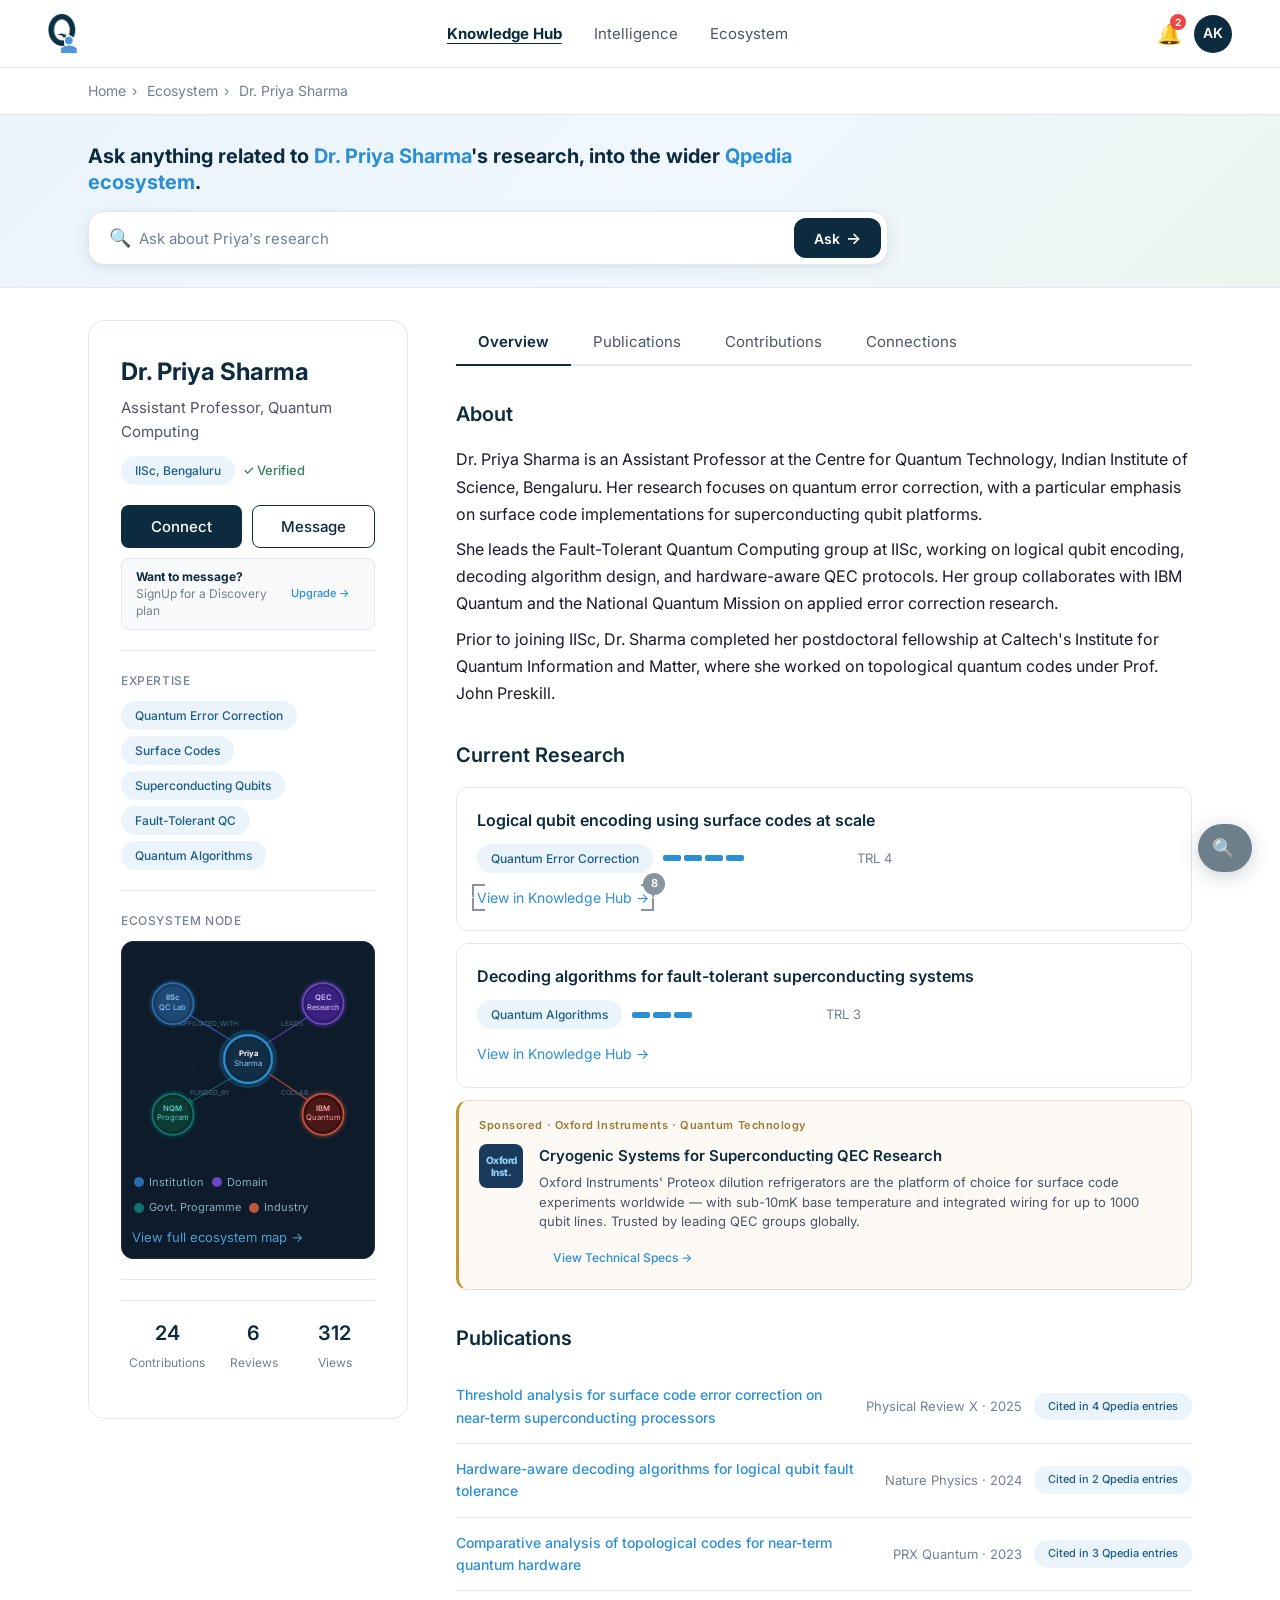
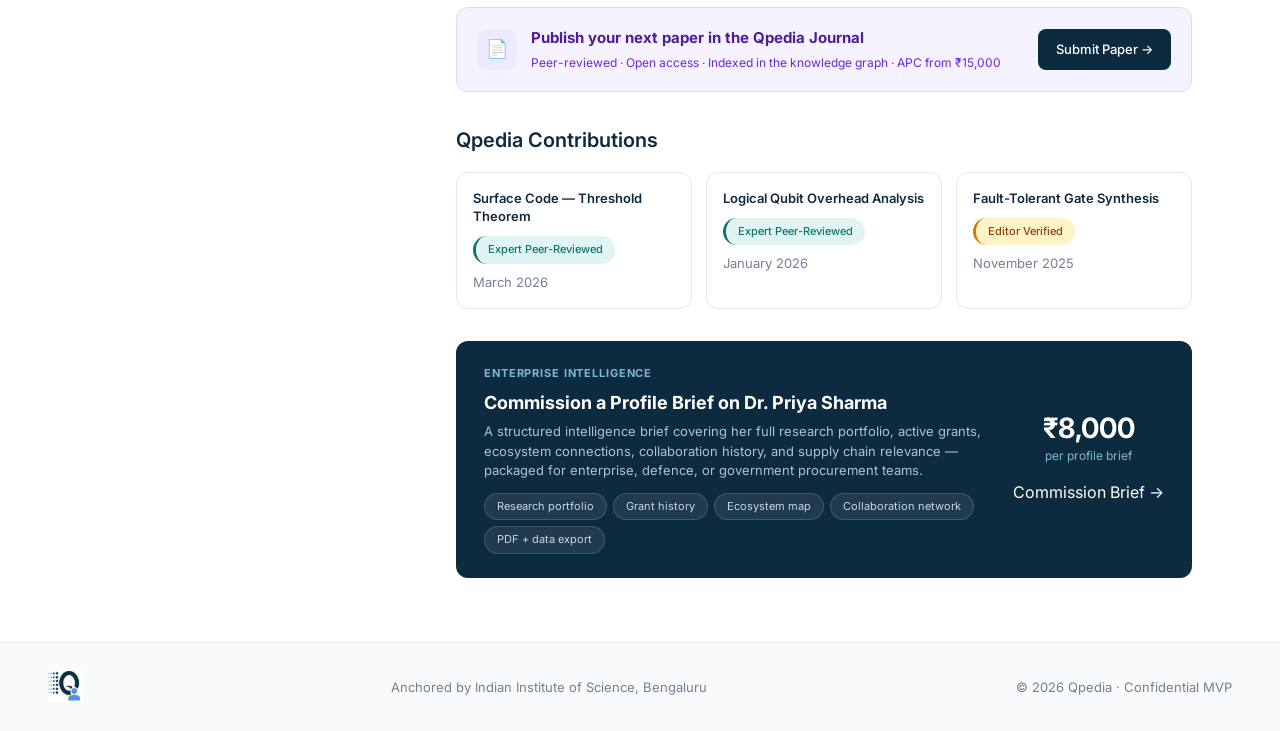
<file: 08_user_profile.html>
<!DOCTYPE html>
<html lang="en">

<head>
  <meta charset="UTF-8" />
  <meta name="viewport" content="width=device-width, initial-scale=1.0" />
  <link rel="icon" type="image/x-icon" href="favicon.ico">
  <title>Dr. Priya Sharma — Quantum Ecosystem Profile | Qpedia</title>
  <meta name="description"
    content="Dr. Priya Sharma is an Assistant Professor at IISc Bengaluru specialising in quantum error correction and surface codes. View her research, publications, and ecosystem connections on Qpedia." />
  <link rel="stylesheet" href="shared.css" />
  <link rel="stylesheet" href="shared-search.css" />
  <link href="https://fonts.googleapis.com/css2?family=Inter:wght@400;500;600;700&display=swap" rel="stylesheet" />
  <link rel="stylesheet" href="shared-tour.css" />

  <style>
    .profile-layout {
      display: grid;
      grid-template-columns: 320px 1fr;
      gap: 48px;
      align-items: start;
      padding-top: 32px;
      padding-bottom: 64px;
    }

    .profile-card {
      background: white;
      border: 1px solid var(--qp-border);
      border-radius: var(--qp-radius-lg);
      padding: 32px;
      position: sticky;
      top: 88px;
    }

    .profile-avatar-wrap {
      margin-bottom: 16px;
    }

    .profile-name {
      font-size: 24px;
      font-weight: 700;
      color: var(--qp-navy);
      margin-bottom: 4px;
    }

    .profile-title {
      font-size: 15px;
      color: var(--qp-text-2);
      margin-bottom: 12px;
    }

    .verified-row {
      display: flex;
      align-items: center;
      gap: 8px;
      margin-bottom: 20px;
    }

    .verified-badge {
      font-size: 13px;
      color: var(--qp-success);
      display: flex;
      align-items: center;
      gap: 4px;
      font-weight: 500;
    }

    .action-row {
      display: flex;
      gap: 10px;
      margin-bottom: 20px;
    }

    .action-row .qp-btn-primary,
    .action-row .qp-btn-secondary {
      flex: 1;
      text-align: center;
      justify-content: center;
    }

    .expertise-wrap {
      display: flex;
      flex-wrap: wrap;
      gap: 6px;
      margin-bottom: 20px;
    }

    .ecosystem-graph-wrap {
      background: var(--qp-off-white);
      border-radius: var(--qp-radius);
      border: 1px solid var(--qp-border);
      padding: 14px;
      margin-bottom: 12px;
    }

    .ecosystem-graph-link {
      font-size: 13px;
      color: var(--qp-blue);
      text-decoration: none;
      display: block;
      margin-top: 10px;
      transition: color 0.15s;
    }

    .ecosystem-graph-link:hover {
      color: var(--qp-blue-mid);
      text-decoration: underline;
    }

    .stats-row {
      display: flex;
      border-top: 1px solid var(--qp-border);
      margin-top: 4px;
      padding-top: 4px;
    }

    .stat-item {
      flex: 1;
      text-align: center;
      padding: 12px 8px;
    }

    .stat-item .val {
      font-size: 20px;
      font-weight: 600;
      color: var(--qp-navy);
      display: block;
    }

    .stat-item .lbl {
      font-size: 12px;
      color: var(--qp-text-3);
    }

    .main-content-area {
      min-width: 0;
    }

    .about-text {
      font-size: 16px;
      line-height: 1.7;
      color: var(--qp-text);
      margin-bottom: 8px;
    }

    .section-title {
      font-size: 20px;
      font-weight: 600;
      color: var(--qp-navy);
      margin-top: 32px;
      margin-bottom: 16px;
    }

    .project-card {
      background: white;
      border: 1px solid var(--qp-border);
      border-radius: var(--qp-radius);
      padding: 20px;
      margin-bottom: 12px;
      transition: border-color 0.15s;
    }

    .project-card:hover {
      border-color: var(--qp-blue);
    }

    .project-card h4 {
      font-size: 16px;
      font-weight: 600;
      color: var(--qp-navy);
      margin-bottom: 10px;
    }

    .project-card-meta {
      display: flex;
      align-items: center;
      gap: 10px;
      flex-wrap: wrap;
      margin-bottom: 12px;
    }

    .project-card a {
      font-size: 14px;
      color: var(--qp-blue);
      text-decoration: none;
    }

    .project-card a:hover {
      text-decoration: underline;
    }

    .pub-row {
      display: flex;
      align-items: center;
      gap: 12px;
      flex-wrap: wrap;
      padding: 14px 0;
      border-bottom: 1px solid var(--qp-border);
    }

    .pub-row:last-child {
      border-bottom: none;
    }

    .pub-title {
      font-size: 14px;
      font-weight: 500;
      color: var(--qp-blue);
      text-decoration: none;
      flex: 1;
      min-width: 200px;
    }

    .pub-title:hover {
      text-decoration: underline;
    }

    .contrib-grid {
      display: grid;
      grid-template-columns: repeat(3, 1fr);
      gap: 14px;
    }

    .contrib-card {
      background: white;
      border: 1px solid var(--qp-border);
      border-radius: var(--qp-radius);
      padding: 16px;
      transition: border-color 0.15s;
    }

    .contrib-card:hover {
      border-color: var(--qp-blue);
    }

    .contrib-card h4 {
      font-size: 13px;
      font-weight: 600;
      color: var(--qp-navy);
      margin-bottom: 10px;
      line-height: 1.4;
    }

    .breadcrumb {
      padding: 12px 0;
      font-size: 14px;
      color: var(--qp-text-3);
    }

    .breadcrumb a {
      color: var(--qp-text-3);
      text-decoration: none;
      transition: color 0.15s;
    }

    .breadcrumb a:hover {
      color: var(--qp-navy);
    }

    .breadcrumb span {
      margin: 0 6px;
    }

    /* ── Ask Qpedia Command Bar ── */
    .ask-qpedia-band {
      background: linear-gradient(135deg, #EBF4FB 0%, #F0F7FF 50%, #EDF5F0 100%);
      border-top: 1px solid var(--qp-border);
      border-bottom: 1px solid var(--qp-border);
      padding: 28px 0 22px;
    }

    .ask-qpedia-inner {
      max-width: 800px;
    }

    .ask-qpedia-label {
      font-size: 11px;
      font-weight: 700;
      letter-spacing: 0.08em;
      text-transform: uppercase;
      color: var(--qp-blue-mid);
      margin-bottom: 10px;
      display: flex;
      align-items: center;
      gap: 7px;
    }

    .ask-qpedia-label::before {
      content: '';
      display: inline-block;
      width: 6px;
      height: 6px;
      border-radius: 50%;
      background: var(--qp-blue);
      box-shadow: 0 0 0 3px rgba(43, 143, 214, 0.18);
    }

    .ask-qpedia-title {
      font-size: 20px;
      font-weight: 700;
      color: var(--qp-navy);
      margin-bottom: 16px;
      line-height: 1.3;
    }

    .ask-qpedia-title span {
      color: var(--qp-blue);
    }

    /* Mode toggle */
    .ask-mode-toggle {
      display: inline-flex;
      background: white;
      border: 1px solid var(--qp-border);
      border-radius: 24px;
      padding: 3px;
      gap: 2px;
      margin-bottom: 14px;
      box-shadow: 0 1px 4px rgba(0, 0, 0, 0.06);
    }

    .ask-mode-btn {
      border: none;
      background: transparent;
      border-radius: 20px;
      padding: 6px 16px;
      font-size: 13px;
      font-weight: 500;
      font-family: inherit;
      color: var(--qp-text-3);
      cursor: pointer;
      display: flex;
      align-items: center;
      gap: 6px;
      transition: all 0.18s;
    }

    .ask-mode-btn.active {
      background: var(--qp-navy);
      color: white;
      box-shadow: 0 2px 6px rgba(13, 43, 62, 0.25);
    }

    .ask-mode-btn:not(.active):hover {
      color: var(--qp-navy);
      background: var(--qp-off-white);
    }

    /* Input row */
    .ask-input-shell {
      display: flex;
      align-items: center;
      background: white;
      border: 1.5px solid var(--qp-border);
      border-radius: var(--qp-radius-lg);
      padding: 6px 6px 6px 20px;
      box-shadow: 0 4px 16px rgba(13, 43, 62, 0.08), 0 1px 4px rgba(13, 43, 62, 0.04);
      transition: border-color 0.2s, box-shadow 0.2s;
      gap: 8px;
    }

    .ask-input-shell:focus-within {
      border-color: var(--qp-blue);
      box-shadow: 0 4px 20px rgba(43, 143, 214, 0.18), 0 0 0 4px rgba(43, 143, 214, 0.08);
    }

    .ask-input-icon {
      font-size: 18px;
      flex-shrink: 0;
      color: var(--qp-text-3);
      line-height: 1;
    }

    .ask-input-field {
      flex: 1;
      border: none;
      outline: none;
      font-size: 15px;
      font-family: inherit;
      color: var(--qp-text);
      background: transparent;
      padding: 10px 0;
      min-width: 0;
    }

    .ask-input-field::placeholder {
      color: var(--qp-text-3);
      font-weight: 400;
    }

    /* Mic button */
    .ask-mic-btn {
      width: 40px;
      height: 40px;
      border-radius: 50%;
      border: 1.5px solid var(--qp-border);
      background: white;
      color: var(--qp-text-2);
      font-size: 17px;
      cursor: pointer;
      display: flex;
      align-items: center;
      justify-content: center;
      flex-shrink: 0;
      transition: all 0.18s;
    }

    .ask-mic-btn:hover {
      border-color: var(--qp-blue);
      background: var(--qp-blue-light);
      color: var(--qp-blue);
    }

    .ask-mic-btn.listening {
      border-color: #EF4444;
      background: #FEF2F2;
      color: #DC2626;
      animation: mic-pulse 1.2s infinite;
    }

    @keyframes mic-pulse {

      0%,
      100% {
        box-shadow: 0 0 0 0 rgba(239, 68, 68, 0.3);
      }

      50% {
        box-shadow: 0 0 0 6px rgba(239, 68, 68, 0);
      }
    }

    /* Send button */
    .ask-send-btn {
      height: 40px;
      padding: 0 20px;
      border: none;
      border-radius: var(--qp-radius);
      background: var(--qp-navy);
      color: white;
      font-size: 14px;
      font-weight: 600;
      font-family: inherit;
      cursor: pointer;
      flex-shrink: 0;
      display: flex;
      align-items: center;
      gap: 6px;
      transition: background 0.15s, transform 0.1s;
    }

    .ask-send-btn:hover {
      background: var(--qp-blue-mid);
    }

    .ask-send-btn:active {
      transform: scale(0.97);
    }

    /* Suggestion chips */
    .ask-suggestions {
      display: flex;
      flex-wrap: wrap;
      gap: 8px;
      margin-top: 12px;
      align-items: center;
    }

    .ask-suggest-label {
      font-size: 12px;
      color: var(--qp-text-3);
      flex-shrink: 0;
    }

    .ask-suggest-chip {
      background: white;
      border: 1px solid var(--qp-border);
      border-radius: 20px;
      padding: 5px 14px;
      font-size: 12px;
      color: var(--qp-text-2);
      font-family: inherit;
      cursor: pointer;
      text-decoration: none;
      display: inline-flex;
      align-items: center;
      gap: 5px;
      transition: all 0.15s;
      box-shadow: 0 1px 3px rgba(0, 0, 0, 0.04);
    }

    .ask-suggest-chip:hover {
      border-color: var(--qp-blue);
      color: var(--qp-blue);
      background: var(--qp-blue-light);
    }

    /* ── Neo4j-style ecosystem graph ── */
    .ecosystem-graph-wrap {
      background: #0D1B2A;
      border-radius: var(--qp-radius);
      border: 1px solid #1A2E42;
      padding: 12px 10px 10px;
      margin-bottom: 12px;
    }

    .ecosystem-svg {
      display: block;
      width: 100%;
    }

    .neo-node-label {
      font-family: 'Inter', sans-serif;
      font-size: 9px;
      text-anchor: middle;
      pointer-events: none;
    }

    .neo-edge-label {
      font-family: 'Inter', sans-serif;
      font-size: 8px;
      fill: #4A6A82;
      text-anchor: middle;
      pointer-events: none;
    }

    .neo-legend {
      display: flex;
      flex-wrap: wrap;
      gap: 8px;
      margin-top: 10px;
      padding: 0 2px;
    }

    .neo-legend-item {
      display: flex;
      align-items: center;
      gap: 5px;
      font-size: 11px;
      color: #8AACBE;
    }

    .neo-legend-dot {
      width: 10px;
      height: 10px;
      border-radius: 50%;
      flex-shrink: 0;
    }

    /* ── Messaging gate (profile card) ───────────────────────── */
    .messaging-gate {
      background: var(--qp-off-white);
      border: 1px solid var(--qp-border);
      border-radius: var(--qp-radius-sm);
      padding: 10px 14px;
      display: flex;
      align-items: center;
      gap: 10px;
      margin-top: -10px;
      margin-bottom: 20px;
    }

    .messaging-gate-icon {
      font-size: 14px;
      flex-shrink: 0;
      color: var(--qp-text-3);
    }

    .messaging-gate-text {
      flex: 1;
      font-size: 12px;
      color: var(--qp-text-3);
      line-height: 1.4;
    }

    .messaging-gate-text strong {
      color: var(--qp-navy);
      display: block;
      font-size: 12px;
    }

    /* ── Sponsored card (main content) ───────────────────────── */
    .profile-sponsored {
      background: #FDFAF5;
      border: 1px solid #E8DFC8;
      border-left: 3px solid #C9963A;
      border-radius: var(--qp-radius);
      padding: 16px 20px;
      margin-bottom: 32px;
    }

    .profile-sponsored-eyebrow {
      font-size: 11px;
      font-weight: 600;
      color: #A07830;
      letter-spacing: 0.05em;
      margin-bottom: 10px;
    }

    .profile-sponsored-body {
      display: flex;
      gap: 16px;
      align-items: flex-start;
    }

    .profile-sponsored-logo {
      width: 44px;
      height: 44px;
      background: #1A3A5C;
      border-radius: 8px;
      display: flex;
      align-items: center;
      justify-content: center;
      flex-shrink: 0;
      font-size: 10px;
      font-weight: 800;
      color: #90CDF4;
      letter-spacing: -0.5px;
      text-align: center;
      line-height: 1.2;
    }

    .profile-sponsored-title {
      font-size: 15px;
      font-weight: 600;
      color: var(--qp-navy);
      margin-bottom: 5px;
    }

    .profile-sponsored-desc {
      font-size: 13px;
      color: var(--qp-text-2);
      line-height: 1.5;
      margin-bottom: 10px;
    }

    /* ── Journal APC (after publications) ────────────────────── */
    .journal-apc-inline {
      background: #F5F3FF;
      border: 1px solid #DDD6FE;
      border-radius: var(--qp-radius);
      padding: 18px 20px;
      display: flex;
      align-items: center;
      justify-content: space-between;
      gap: 20px;
      margin-top: 16px;
      margin-bottom: 32px;
    }

    .journal-apc-inline-left {
      display: flex;
      align-items: center;
      gap: 14px;
    }

    .journal-apc-inline-icon {
      width: 40px;
      height: 40px;
      background: #EDE9FE;
      border-radius: 10px;
      display: flex;
      align-items: center;
      justify-content: center;
      font-size: 18px;
      flex-shrink: 0;
    }

    .journal-apc-inline-title {
      font-size: 15px;
      font-weight: 700;
      color: #4C1D95;
      margin-bottom: 3px;
    }

    .journal-apc-inline-sub {
      font-size: 12px;
      color: #6D28D9;
    }

    /* ── Enterprise intelligence brief (bottom) ──────────────── */
    .enterprise-brief-card {
      background: var(--qp-navy);
      border-radius: var(--qp-radius);
      padding: 24px 28px;
      margin-top: 32px;
      display: flex;
      align-items: center;
      justify-content: space-between;
      gap: 24px;
    }

    .enterprise-brief-left {
      flex: 1;
    }

    .enterprise-brief-eyebrow {
      font-size: 11px;
      font-weight: 700;
      letter-spacing: 0.08em;
      text-transform: uppercase;
      color: #7BB8D8;
      margin-bottom: 8px;
    }

    .enterprise-brief-title {
      font-size: 18px;
      font-weight: 700;
      color: #fff;
      margin-bottom: 8px;
      line-height: 1.3;
    }

    .enterprise-brief-desc {
      font-size: 13px;
      color: #A8C4D8;
      line-height: 1.5;
      margin-bottom: 12px;
    }

    .enterprise-brief-includes {
      display: flex;
      flex-wrap: wrap;
      gap: 6px;
    }

    .enterprise-brief-tag {
      background: rgba(255, 255, 255, 0.08);
      border: 1px solid rgba(255, 255, 255, 0.15);
      border-radius: 20px;
      padding: 4px 12px;
      font-size: 11px;
      color: #CBD5E1;
    }

    .enterprise-brief-right {
      text-align: center;
      flex-shrink: 0;
    }

    .enterprise-brief-price {
      font-size: 28px;
      font-weight: 700;
      color: #fff;
      line-height: 1;
      margin-bottom: 4px;
    }

    .enterprise-brief-price-note {
      font-size: 12px;
      color: #7BB8D8;
      margin-bottom: 14px;
    }
  </style>
</head>

<body>

  <!-- ═══════════════════════════════════════════════════════
       1. AUTHENTICATED NAV
  ═══════════════════════════════════════════════════════ -->
  <div class="qp-nav">
    <a class="qp-nav-brand" href="01_homepage.html ">
      <img src="Logo_OpeningPage.png" height="40" alt="Qpedia logo" />
    </a>

    <ul class="qp-nav-links">
      <li><a href="knowledge_hub.html" class="kh-active">Knowledge Hub</a></li>
      <li><a href="intelligence.html">Intelligence</a></li>
      <li><a href="ecosystem.html">Ecosystem</a></li>
    </ul>

    <div class="qp-nav-actions">
      <div style="position:relative; cursor:pointer;">
        <span style="font-size:20px;">🔔</span>
        <span
          style="position:absolute; top:-4px; right:-4px; background:#EF4444; color:white; font-size:10px; font-weight:700; border-radius:50%; width:16px; height:16px; display:flex; align-items:center; justify-content:center;">2</span>
      </div>
      <div class="qp-nav-avatar">AK</div>
    </div>
    <button class="qp-nav-hamburger" aria-label="Toggle menu" aria-expanded="false">&#9776;</button>
  </div>

  <!-- ═══════════════════════════════════════════════════════
       2. BREADCRUMB
  ═══════════════════════════════════════════════════════ -->
  <div class="qp-container">
    <div class="breadcrumb">
      <a href="01_homepage.html ">Home</a><span>›</span>
      <a href="#">Ecosystem</a><span>›</span>
      Dr. Priya Sharma
    </div>

  </div>

  <!-- ── Ask Qpedia Command Bar ── -->
  <div class="ask-qpedia-band">
    <div class="qp-container">
      <div class="ask-qpedia-inner">
        <p class="ask-qpedia-title">Ask anything related to <span>Dr. Priya Sharma</span>'s research, into the wider
          <span>Qpedia ecosystem</span>.
        </p>

        <!-- Input shell -->
        <div class="ask-input-shell">
          <span class="ask-input-icon" id="ask-input-icon">🔍</span>
          <input class="ask-input-field" id="ask-field" type="text" placeholder="Ask about Priya's research"
            autocomplete="off" aria-label="Ask Qpedia" />
          <button class="ask-send-btn" id="ask-send" aria-label="Send query">
            Ask <span style="font-size:16px; line-height:1;">→</span>
          </button>
        </div>

      </div>
    </div>
  </div>

  <!-- ═══════════════════════════════════════════════════════
       3. MAIN LAYOUT
  ═══════════════════════════════════════════════════════ -->
  <div class="qp-container">
    <div class="profile-layout">

      <!-- ─── LEFT: PROFILE CARD ─── -->
      <div class="profile-card">

        <h2 class="profile-name">Dr. Priya Sharma</h2>
        <p class="profile-title">Assistant Professor, Quantum Computing</p>

        <!-- Verified row -->
        <div class="verified-row">
          <span class="qp-chip">IISc, Bengaluru</span>
          <span class="verified-badge">&#10003; Verified</span>
        </div>

        <!-- Action buttons -->
        <div class="action-row">
          <button class="qp-btn-primary" id="btn-connect">Connect</button>
          <button class="qp-btn-secondary" id="btn-message">Message</button>
        </div>

        <!-- Messaging gate -->
        <div class="messaging-gate">
          <div class="messaging-gate-text">
            <strong>Want to message?</strong>
            SignUp for a Discovery plan
          </div>
          <a href="04_signup.html" class="qp-btn-ghost"
            style="font-size:11px; padding:5px 10px; white-space:nowrap;">Upgrade →</a>
        </div>

        <hr class="qp-divider" />

        <p class="qp-label" style="margin-bottom:10px;">Expertise</p>

        <!-- Expertise chips -->
        <div class="expertise-wrap">
          <a class="qp-chip" href="09_quantum_error_correction.html">Quantum Error Correction</a>
          <a class="qp-chip" href="#">Surface Codes</a>
          <a class="qp-chip" href="#">Superconducting Qubits</a>
          <a class="qp-chip" href="#">Fault-Tolerant QC</a>
          <a class="qp-chip" href="#">Quantum Algorithms</a>
        </div>

        <hr class="qp-divider" />

        <p class="qp-label" style="margin-bottom:10px;">Ecosystem Node</p>

        <!-- Ecosystem knowledge-graph SVG — Neo4j style -->
        <div class="ecosystem-graph-wrap">
          <svg class="ecosystem-svg" height="210" viewBox="0 0 272 210"
            aria-label="Priya Sharma's ecosystem connections" role="img">
            <defs>
              <!-- Glow filter for center node -->
              <filter id="glow-center" x="-50%" y="-50%" width="200%" height="200%">
                <feGaussianBlur stdDeviation="4" result="blur" />
                <feMerge>
                  <feMergeNode in="blur" />
                  <feMergeNode in="SourceGraphic" />
                </feMerge>
              </filter>
              <!-- Subtle glow for satellite nodes -->
              <filter id="glow-node" x="-40%" y="-40%" width="180%" height="180%">
                <feGaussianBlur stdDeviation="2.5" result="blur" />
                <feMerge>
                  <feMergeNode in="blur" />
                  <feMergeNode in="SourceGraphic" />
                </feMerge>
              </filter>
              <!-- Arrow markers for each edge colour -->
              <marker id="arr-blue" markerWidth="6" markerHeight="6" refX="5" refY="3" orient="auto">
                <path d="M0,0 L0,6 L6,3 Z" fill="#2B6CB0" />
              </marker>
              <marker id="arr-teal" markerWidth="6" markerHeight="6" refX="5" refY="3" orient="auto">
                <path d="M0,0 L0,6 L6,3 Z" fill="#0F766E" />
              </marker>
              <marker id="arr-red" markerWidth="6" markerHeight="6" refX="5" refY="3" orient="auto">
                <path d="M0,0 L0,6 L6,3 Z" fill="#C05540" />
              </marker>
              <marker id="arr-purple" markerWidth="6" markerHeight="6" refX="5" refY="3" orient="auto">
                <path d="M0,0 L0,6 L6,3 Z" fill="#6B46C1" />
              </marker>
            </defs>

            <!-- Dark grid dots (neo4j canvas feel) -->
            <rect width="272" height="210" fill="#0D1B2A" rx="6" />
            <g fill="#192E42" opacity="0.7">
              <!-- grid dots 24px apart -->
              <circle cx="24" cy="24" r="1" />
              <circle cx="48" cy="24" r="1" />
              <circle cx="72" cy="24" r="1" />
              <circle cx="96" cy="24" r="1" />
              <circle cx="120" cy="24" r="1" />
              <circle cx="144" cy="24" r="1" />
              <circle cx="168" cy="24" r="1" />
              <circle cx="192" cy="24" r="1" />
              <circle cx="216" cy="24" r="1" />
              <circle cx="240" cy="24" r="1" />
              <circle cx="264" cy="24" r="1" />
              <circle cx="24" cy="48" r="1" />
              <circle cx="48" cy="48" r="1" />
              <circle cx="72" cy="48" r="1" />
              <circle cx="96" cy="48" r="1" />
              <circle cx="120" cy="48" r="1" />
              <circle cx="144" cy="48" r="1" />
              <circle cx="168" cy="48" r="1" />
              <circle cx="192" cy="48" r="1" />
              <circle cx="216" cy="48" r="1" />
              <circle cx="240" cy="48" r="1" />
              <circle cx="264" cy="48" r="1" />
              <circle cx="24" cy="72" r="1" />
              <circle cx="48" cy="72" r="1" />
              <circle cx="72" cy="72" r="1" />
              <circle cx="96" cy="72" r="1" />
              <circle cx="120" cy="72" r="1" />
              <circle cx="144" cy="72" r="1" />
              <circle cx="168" cy="72" r="1" />
              <circle cx="192" cy="72" r="1" />
              <circle cx="216" cy="72" r="1" />
              <circle cx="240" cy="72" r="1" />
              <circle cx="264" cy="72" r="1" />
              <circle cx="24" cy="96" r="1" />
              <circle cx="48" cy="96" r="1" />
              <circle cx="72" cy="96" r="1" />
              <circle cx="96" cy="96" r="1" />
              <circle cx="120" cy="96" r="1" />
              <circle cx="144" cy="96" r="1" />
              <circle cx="168" cy="96" r="1" />
              <circle cx="192" cy="96" r="1" />
              <circle cx="216" cy="96" r="1" />
              <circle cx="240" cy="96" r="1" />
              <circle cx="264" cy="96" r="1" />
              <circle cx="24" cy="120" r="1" />
              <circle cx="48" cy="120" r="1" />
              <circle cx="72" cy="120" r="1" />
              <circle cx="96" cy="120" r="1" />
              <circle cx="120" cy="120" r="1" />
              <circle cx="144" cy="120" r="1" />
              <circle cx="168" cy="120" r="1" />
              <circle cx="192" cy="120" r="1" />
              <circle cx="216" cy="120" r="1" />
              <circle cx="240" cy="120" r="1" />
              <circle cx="264" cy="120" r="1" />
              <circle cx="24" cy="144" r="1" />
              <circle cx="48" cy="144" r="1" />
              <circle cx="72" cy="144" r="1" />
              <circle cx="96" cy="144" r="1" />
              <circle cx="120" cy="144" r="1" />
              <circle cx="144" cy="144" r="1" />
              <circle cx="168" cy="144" r="1" />
              <circle cx="192" cy="144" r="1" />
              <circle cx="216" cy="144" r="1" />
              <circle cx="240" cy="144" r="1" />
              <circle cx="264" cy="144" r="1" />
              <circle cx="24" cy="168" r="1" />
              <circle cx="48" cy="168" r="1" />
              <circle cx="72" cy="168" r="1" />
              <circle cx="96" cy="168" r="1" />
              <circle cx="120" cy="168" r="1" />
              <circle cx="144" cy="168" r="1" />
              <circle cx="168" cy="168" r="1" />
              <circle cx="192" cy="168" r="1" />
              <circle cx="216" cy="168" r="1" />
              <circle cx="240" cy="168" r="1" />
              <circle cx="264" cy="168" r="1" />
              <circle cx="24" cy="192" r="1" />
              <circle cx="48" cy="192" r="1" />
              <circle cx="72" cy="192" r="1" />
              <circle cx="96" cy="192" r="1" />
              <circle cx="120" cy="192" r="1" />
              <circle cx="144" cy="192" r="1" />
              <circle cx="168" cy="192" r="1" />
              <circle cx="192" cy="192" r="1" />
              <circle cx="216" cy="192" r="1" />
              <circle cx="240" cy="192" r="1" />
              <circle cx="264" cy="192" r="1" />
            </g>

            <!-- ── EDGES (drawn before nodes so nodes sit on top) ── -->

            <!-- Edge: Priya → IISc QC Lab (AFFILIATED_WITH) -->
            <line x1="136" y1="95" x2="62" y2="50" stroke="#2B6CB0" stroke-width="1.5" stroke-dasharray="0"
              marker-end="url(#arr-blue)" opacity="0.8" />
            <text class="neo-edge-label" x="90" y="66">AFFILIATED_WITH</text>

            <!-- Edge: Priya → QEC Research (LEADS) -->
            <line x1="148" y1="93" x2="212" y2="52" stroke="#6B46C1" stroke-width="1.5" marker-end="url(#arr-purple)"
              opacity="0.8" />
            <text class="neo-edge-label" x="188" y="66">LEADS</text>

            <!-- Edge: Priya → NQM Program (FUNDED_BY) -->
            <line x1="134" y1="117" x2="64" y2="158" stroke="#0F766E" stroke-width="1.5" marker-end="url(#arr-teal)"
              opacity="0.8" />
            <text class="neo-edge-label" x="91" y="147">FUNDED_BY</text>

            <!-- Edge: Priya → IBM Quantum (COLLABORATES_WITH) -->
            <line x1="150" y1="115" x2="212" y2="157" stroke="#C05540" stroke-width="1.5" marker-end="url(#arr-red)"
              opacity="0.8" />
            <text class="neo-edge-label" x="190" y="147">COLLAB</text>

            <!-- ── SATELLITE NODES ── -->

            <!-- Node 1: IISc QC Lab (Institution — blue) -->
            <circle cx="48" cy="40" r="24" fill="#1A3A5C" stroke="#2B6CB0" stroke-width="2" filter="url(#glow-node)" />
            <circle cx="48" cy="40" r="20" fill="#1E4976" />
            <text class="neo-node-label" x="48" y="36" fill="#90CDF4" font-weight="600">IISc</text>
            <text class="neo-node-label" x="48" y="47" fill="#90CDF4">QC Lab</text>

            <!-- Node 2: QEC Research (Domain — purple) -->
            <circle cx="224" cy="40" r="24" fill="#2D1B69" stroke="#6B46C1" stroke-width="2" filter="url(#glow-node)" />
            <circle cx="224" cy="40" r="20" fill="#3B2280" />
            <text class="neo-node-label" x="224" y="36" fill="#D6BCFA" font-weight="600">QEC</text>
            <text class="neo-node-label" x="224" y="47" fill="#D6BCFA">Research</text>

            <!-- Node 3: NQM Program (Govt — teal) -->
            <circle cx="48" cy="170" r="24" fill="#0A2E2A" stroke="#0F766E" stroke-width="2" filter="url(#glow-node)" />
            <circle cx="48" cy="170" r="20" fill="#0D3B36" />
            <text class="neo-node-label" x="48" y="166" fill="#4FD1C5" font-weight="600">NQM</text>
            <text class="neo-node-label" x="48" y="177" fill="#4FD1C5">Program</text>

            <!-- Node 4: IBM Quantum (Industry — red/orange) -->
            <circle cx="224" cy="170" r="24" fill="#3B1010" stroke="#C05540" stroke-width="2"
              filter="url(#glow-node)" />
            <circle cx="224" cy="170" r="20" fill="#4A1818" />
            <text class="neo-node-label" x="224" y="166" fill="#FCA5A5" font-weight="600">IBM</text>
            <text class="neo-node-label" x="224" y="177" fill="#FCA5A5">Quantum</text>

            <!-- ── CENTER NODE (on top of all edges, with glow) ── -->
            <!-- outer ring pulse -->
            <circle cx="136" cy="105" r="33" fill="none" stroke="#2B8FD6" stroke-width="1" opacity="0.35" />
            <!-- main node -->
            <circle cx="136" cy="105" r="28" fill="#0D2B3E" stroke="#2B8FD6" stroke-width="2.5"
              filter="url(#glow-center)" />
            <circle cx="136" cy="105" r="24" fill="#112E45" />
            <text class="neo-node-label" x="136" y="101" fill="#FFFFFF" font-size="10" font-weight="700">Priya</text>
            <text class="neo-node-label" x="136" y="113" fill="#90CAF9" font-size="9">Sharma</text>
          </svg>

          <!-- Legend -->
          <div class="neo-legend">
            <span class="neo-legend-item"><span class="neo-legend-dot"
                style="background:#2B6CB0;"></span>Institution</span>
            <span class="neo-legend-item"><span class="neo-legend-dot" style="background:#6B46C1;"></span>Domain</span>
            <span class="neo-legend-item"><span class="neo-legend-dot" style="background:#0F766E;"></span>Govt.
              Programme</span>
            <span class="neo-legend-item"><span class="neo-legend-dot"
                style="background:#C05540;"></span>Industry</span>
          </div>

          <a class="ecosystem-graph-link" href="#" style="color:#4A9FD4;">View full ecosystem map →</a>
        </div>

        <hr class="qp-divider" />

        <!-- Stats row -->
        <div class="stats-row">
          <div class="stat-item">
            <span class="val">24</span>
            <span class="lbl">Contributions</span>
          </div>
          <div class="stat-item">
            <span class="val">6</span>
            <span class="lbl">Reviews</span>
          </div>
          <div class="stat-item">
            <span class="val">312</span>
            <span class="lbl">Views</span>
          </div>
        </div>

      </div><!-- /profile-card -->

      <!-- ─── RIGHT: MAIN CONTENT AREA ─── -->
      <div class="main-content-area">

        <!-- Tab nav -->
        <div class="qp-tabs">
          <a class="qp-tab active" href="#" id="tab-overview">Overview</a>
          <a class="qp-tab" href="#" id="tab-publications">Publications</a>
          <a class="qp-tab" href="#" id="tab-contributions">Contributions</a>
          <a class="qp-tab" href="#" id="tab-connections">Connections</a>
        </div>

        <!-- ── About ── -->
        <h3 class="section-title">About</h3>
        <p class="about-text">Dr. Priya Sharma is an Assistant Professor at the Centre for Quantum Technology, Indian
          Institute of Science, Bengaluru. Her research focuses on quantum error correction, with a particular emphasis
          on surface code implementations for superconducting qubit platforms.</p>
        <p class="about-text">She leads the Fault-Tolerant Quantum Computing group at IISc, working on logical qubit
          encoding, decoding algorithm design, and hardware-aware QEC protocols. Her group collaborates with IBM Quantum
          and the National Quantum Mission on applied error correction research.</p>
        <p class="about-text">Prior to joining IISc, Dr. Sharma completed her postdoctoral fellowship at Caltech's
          Institute for Quantum Information and Matter, where she worked on topological quantum codes under Prof. John
          Preskill.</p>

        <!-- ── Current Research ── -->
        <h3 class="section-title">Current Research</h3>

        <!-- Project card 1 -->
        <div class="project-card">
          <h4>Logical qubit encoding using surface codes at scale</h4>
          <div class="project-card-meta">
            <span class="qp-chip">Quantum Error Correction</span>
            <div class="qp-trl">
              <div class="qp-trl-bar">
                <div class="qp-trl-segment filled"></div>
                <div class="qp-trl-segment filled"></div>
                <div class="qp-trl-segment filled"></div>
                <div class="qp-trl-segment filled"></div>
                <div class="qp-trl-segment"></div>
                <div class="qp-trl-segment"></div>
                <div class="qp-trl-segment"></div>
                <div class="qp-trl-segment"></div>
                <div class="qp-trl-segment"></div>
              </div>
              <span class="qp-trl-label">TRL 4</span>
            </div>
          </div>
          <a class="qp-step-8" href="09_quantum_error_correction.html">View in Knowledge Hub →</a>
        </div>

        <!-- Project card 2 -->
        <div class="project-card">
          <h4>Decoding algorithms for fault-tolerant superconducting systems</h4>
          <div class="project-card-meta">
            <span class="qp-chip">Quantum Algorithms</span>
            <div class="qp-trl">
              <div class="qp-trl-bar">
                <div class="qp-trl-segment filled"></div>
                <div class="qp-trl-segment filled"></div>
                <div class="qp-trl-segment filled"></div>
                <div class="qp-trl-segment"></div>
                <div class="qp-trl-segment"></div>
                <div class="qp-trl-segment"></div>
                <div class="qp-trl-segment"></div>
                <div class="qp-trl-segment"></div>
                <div class="qp-trl-segment"></div>
              </div>
              <span class="qp-trl-label">TRL 3</span>
            </div>
          </div>
          <a href="#">View in Knowledge Hub →</a>
        </div>

        <!-- Sponsored: Oxford Instruments -->
        <div class="profile-sponsored">
          <div class="profile-sponsored-eyebrow">Sponsored · Oxford Instruments · Quantum Technology</div>
          <div class="profile-sponsored-body">
            <div class="profile-sponsored-logo">Oxford<br>Inst.</div>
            <div>
              <div class="profile-sponsored-title">Cryogenic Systems for Superconducting QEC Research</div>
              <p class="profile-sponsored-desc">
                Oxford Instruments' Proteox dilution refrigerators are the platform of choice for
                surface code experiments worldwide — with sub-10mK base temperature and integrated
                wiring for up to 1000 qubit lines. Trusted by leading QEC groups globally.
              </p>
              <a href="#" class="qp-btn-ghost" style="font-size:12px; padding:6px 14px;">View Technical Specs →</a>
            </div>
          </div>
        </div>

        <!-- ── Publications ── -->
        <h3 class="section-title">Publications</h3>

        <div class="pub-row">
          <a class="pub-title" href="#">Threshold analysis for surface code error correction on near-term
            superconducting processors</a>
          <span class="qp-caption">Physical Review X · 2025</span>
          <span class="qp-chip" style="font-size:11px;">Cited in 4 Qpedia entries</span>
        </div>

        <div class="pub-row">
          <a class="pub-title" href="#">Hardware-aware decoding algorithms for logical qubit fault tolerance</a>
          <span class="qp-caption">Nature Physics · 2024</span>
          <span class="qp-chip" style="font-size:11px;">Cited in 2 Qpedia entries</span>
        </div>

        <div class="pub-row">
          <a class="pub-title" href="#">Comparative analysis of topological codes for near-term quantum hardware</a>
          <span class="qp-caption">PRX Quantum · 2023</span>
          <span class="qp-chip" style="font-size:11px;">Cited in 3 Qpedia entries</span>
        </div>

        <!-- Journal APC nudge -->
        <div class="journal-apc-inline">
          <div class="journal-apc-inline-left">
            <div class="journal-apc-inline-icon">📄</div>
            <div>
              <div class="journal-apc-inline-title">Publish your next paper in the Qpedia Journal</div>
              <div class="journal-apc-inline-sub">Peer-reviewed · Open access · Indexed in the knowledge graph · APC
                from ₹15,000</div>
            </div>
          </div>
          <a href="04_signup.html" class="qp-btn-primary"
            style="font-size:13px; padding:10px 18px; white-space:nowrap;">Submit Paper →</a>
        </div>

        <!-- ── Qpedia Contributions ── -->
        <h3 class="section-title">Qpedia Contributions</h3>

        <div class="contrib-grid">

          <div class="contrib-card">
            <h4>Surface Code — Threshold Theorem</h4>
            <span class="qp-badge-expert" style="font-size:11px;">Expert Peer-Reviewed</span>
            <p class="qp-caption" style="margin-top:8px;">March 2026</p>
          </div>

          <div class="contrib-card">
            <h4>Logical Qubit Overhead Analysis</h4>
            <span class="qp-badge-expert" style="font-size:11px;">Expert Peer-Reviewed</span>
            <p class="qp-caption" style="margin-top:8px;">January 2026</p>
          </div>

          <div class="contrib-card">
            <h4>Fault-Tolerant Gate Synthesis</h4>
            <span class="qp-badge-editor" style="font-size:11px;">Editor Verified</span>
            <p class="qp-caption" style="margin-top:8px;">November 2025</p>
          </div>

        </div><!-- /contrib-grid -->

        <!-- Enterprise intelligence brief -->
        <div class="enterprise-brief-card">
          <div class="enterprise-brief-left">
            <div class="enterprise-brief-eyebrow">Enterprise Intelligence</div>
            <div class="enterprise-brief-title">Commission a Profile Brief on Dr. Priya Sharma</div>
            <p class="enterprise-brief-desc">
              A structured intelligence brief covering her full research portfolio, active grants,
              ecosystem connections, collaboration history, and supply chain relevance — packaged
              for enterprise, defence, or government procurement teams.
            </p>
            <div class="enterprise-brief-includes">
              <span class="enterprise-brief-tag">Research portfolio</span>
              <span class="enterprise-brief-tag">Grant history</span>
              <span class="enterprise-brief-tag">Ecosystem map</span>
              <span class="enterprise-brief-tag">Collaboration network</span>
              <span class="enterprise-brief-tag">PDF + data export</span>
            </div>
          </div>
          <div class="enterprise-brief-right">
            <div class="enterprise-brief-price">₹8,000</div>
            <div class="enterprise-brief-price-note">per profile brief</div>
            <a href="04_signup.html" class="summit-strip-btn"
              style="white-space:nowrap; color: white; text-decoration: none;">Commission Brief
              →</a>
          </div>
        </div>

      </div><!-- /main-content-area -->

    </div><!-- /profile-layout -->
  </div><!-- /qp-container -->

  <!-- ═══════════════════════════════════════════════════════
       4. FOOTER
  ═══════════════════════════════════════════════════════ -->
  <div class="qp-footer">
    <img src="Logo.jpeg" style="height:32px;" alt="Qpedia wordmark" />
    <span class="qp-footer-center">Anchored by Indian Institute of Science, Bengaluru</span>
    <span class="qp-footer-right">© 2026 Qpedia · Confidential MVP</span>
  </div>

  <!-- ═══════════════════════════════════════════════════════
       5. JAVASCRIPT
  ═══════════════════════════════════════════════════════ -->
  <script>
    // ── Tab switching ─────────────────────────────────────────────
    document.querySelectorAll('.qp-tab').forEach(function (tab) {
      tab.addEventListener('click', function (e) {
        e.preventDefault();
        document.querySelectorAll('.qp-tab').forEach(function (t) { t.classList.remove('active'); });
        this.classList.add('active');
      });
    });

    // ── Ask Qpedia: Text / Voice mode toggle ──────────────────────
    var modeText = document.getElementById('mode-text');
    var modeVoice = document.getElementById('mode-voice');
    var askField = document.getElementById('ask-field');
    var askIcon = document.getElementById('ask-input-icon');
    var askMic = document.getElementById('ask-mic');
    var isListening = false;

    function setMode(mode) {
      if (mode === 'text') {
        modeText.classList.add('active'); modeText.setAttribute('aria-pressed', 'true');
        modeVoice.classList.remove('active'); modeVoice.setAttribute('aria-pressed', 'false');
        askField.placeholder = 'Ask anything — surface codes, collaborators, publications, ecosystem\u2026';
        askIcon.textContent = '\uD83D\uDD0D';
        askField.focus();
      } else {
        modeVoice.classList.add('active'); modeVoice.setAttribute('aria-pressed', 'true');
        modeText.classList.remove('active'); modeText.setAttribute('aria-pressed', 'false');
        askField.placeholder = 'Listening\u2026 speak your question';
        askIcon.textContent = '\uD83C\uDFD9\uFE0F';
        askMic.click();
      }
    }

    modeText.addEventListener('click', function () { setMode('text'); });
    modeVoice.addEventListener('click', function () { setMode('voice'); });

    // ── Mic button: pulsing listening state ───────────────────────
    askMic.addEventListener('click', function () {
      isListening = !isListening;
      if (isListening) {
        askMic.classList.add('listening');
        askMic.title = 'Stop listening';
        // Auto-stop after 8 s (prototype demo)
        setTimeout(function () {
          isListening = false;
          askMic.classList.remove('listening');
          askMic.title = 'Voice input';
        }, 8000);
      } else {
        askMic.classList.remove('listening');
        askMic.title = 'Voice input';
      }
    });

    // ── Send on Enter ──────────────────────────────────────────────
    askField.addEventListener('keydown', function (e) {
      if (e.key === 'Enter' && this.value.trim()) {
        document.getElementById('ask-send').click();
      }
    });

    // ── Suggestion chips: fill input ──────────────────────────────
    document.querySelectorAll('.ask-suggest-chip').forEach(function (chip) {
      chip.addEventListener('click', function (e) {
        e.preventDefault();
        var label = chip.textContent.replace(/^[\u26A1\u269B\uFE0F\uD83D\uDCC4\uD83E\uDD1D\uD83C\uDFDB\uFE0F\u2728\u200D ]+/, '').trim();
        askField.value = label;
        askField.focus();
      });
    });
  </script>
  <script src="shared-search.js"></script>
  <script src="shared-tour.js"></script>
  <script src="shared.js"></script>
</body>

</html>
</file>
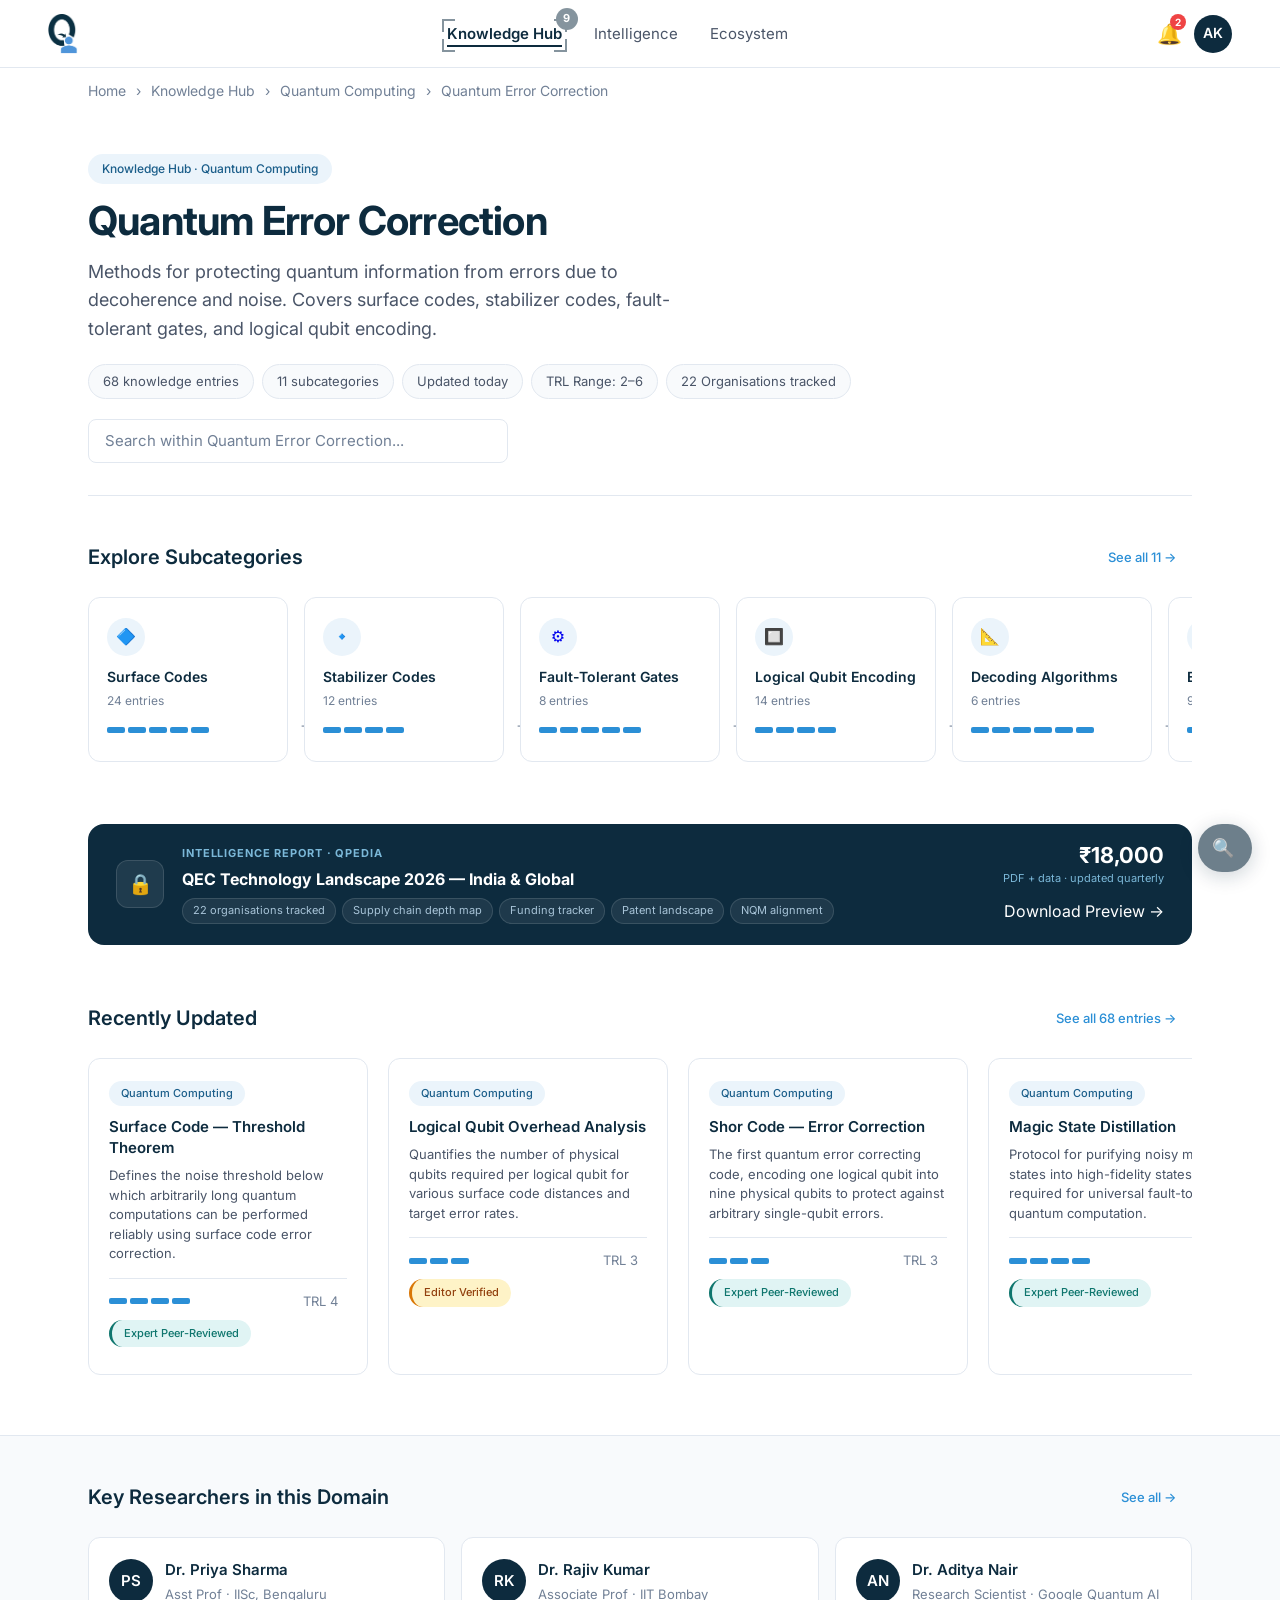
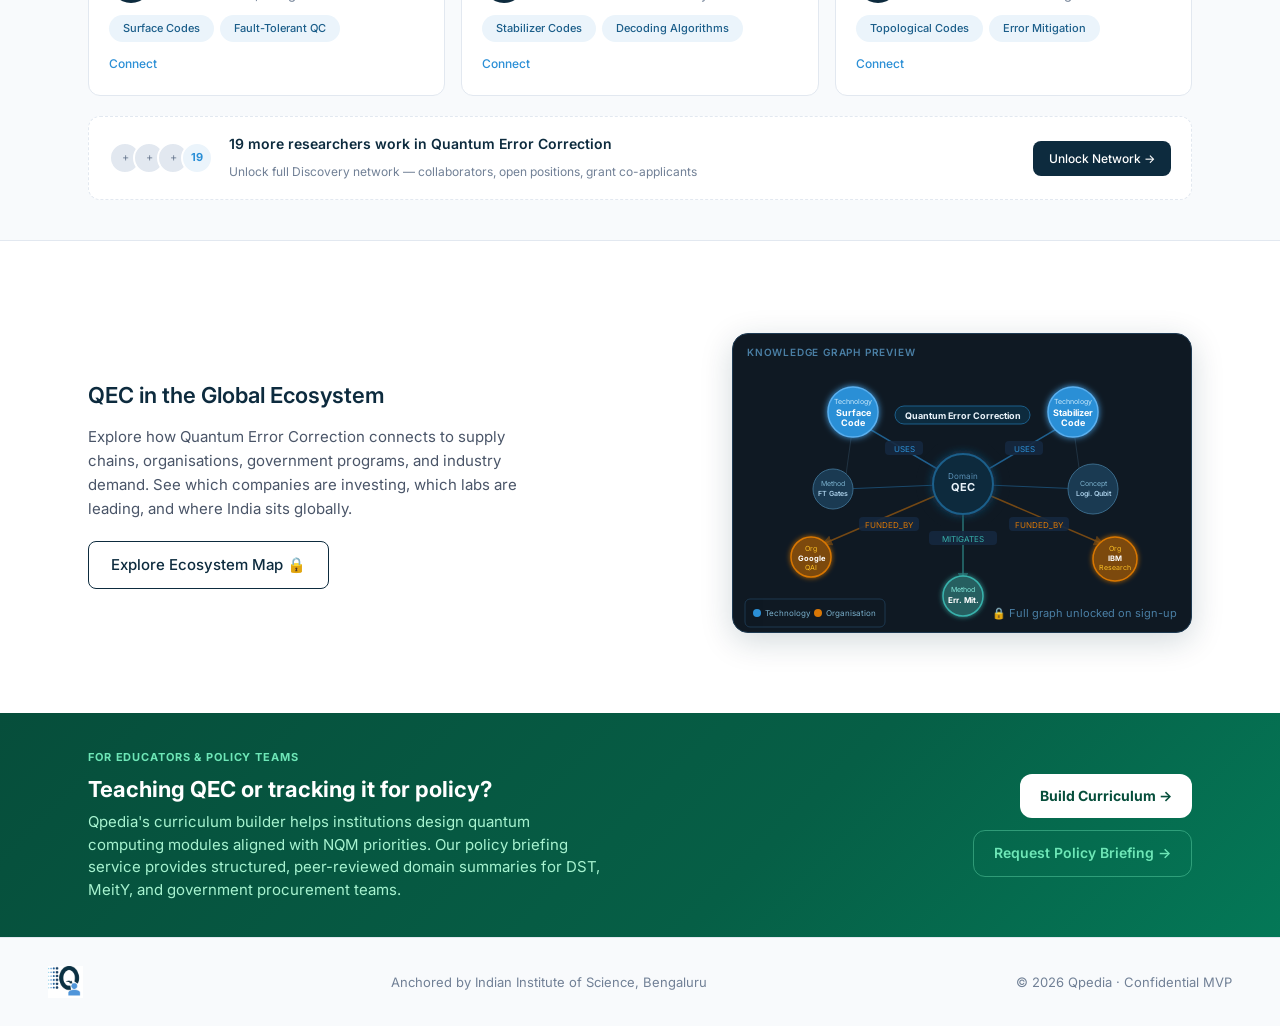
<file: 09_quantum_error_correction.html>
<!DOCTYPE html>
<html lang="en">

<head>
  <meta charset="UTF-8" />
  <meta name="viewport" content="width=device-width, initial-scale=1.0" />
  <link rel="icon" type="image/x-icon" href="favicon.ico">
  <title>Quantum Error Correction — Knowledge Hub | Qpedia</title>
  <meta name="description"
    content="Browse the Quantum Error Correction sub-domain on Qpedia. Explore subcategories, featured entries, key researchers, and the global QEC ecosystem." />
  <link rel="stylesheet" href="shared.css" />
  <link rel="stylesheet" href="shared-search.css" />
  <link rel="stylesheet" href="shared-tour.css" />
  <style>
    /* ── Breadcrumb ─────────────────────────────────────────────── */
    .breadcrumb {
      padding: 12px 0;
      font-size: 14px;
      color: var(--qp-text-3);
    }

    .breadcrumb a {
      color: var(--qp-text-3);
      text-decoration: none;
      transition: color 0.15s;
    }

    .breadcrumb a:hover {
      color: var(--qp-navy);
      text-decoration: underline;
    }

    .breadcrumb span {
      margin: 0 6px;
    }

    /* ── Page Header ────────────────────────────────────────────── */
    .page-header {
      padding: 40px 0 32px;
      border-bottom: 1px solid var(--qp-border);
      margin-bottom: 40px;
    }

    .page-header-domain-chip {
      display: inline-flex;
      align-items: center;
      padding: 5px 14px;
      background: var(--qp-blue-light);
      color: var(--qp-blue-mid);
      border-radius: 20px;
      font-size: 12px;
      font-weight: 500;
      margin-bottom: 14px;
    }

    .page-title {
      font-size: 40px;
      font-weight: 700;
      color: var(--qp-navy);
      letter-spacing: -0.02em;
      margin-bottom: 14px;
      line-height: 1.15;
    }

    .page-description {
      font-size: 18px;
      color: var(--qp-text-2);
      max-width: 640px;
      line-height: 1.6;
      margin-bottom: 20px;
    }

    .meta-pills {
      display: flex;
      flex-wrap: wrap;
      gap: 8px;
      margin-bottom: 20px;
    }

    .meta-pill {
      background: var(--qp-off-white);
      border: 1px solid var(--qp-border);
      border-radius: 20px;
      padding: 6px 14px;
      font-size: 13px;
      color: var(--qp-text-2);
    }

    .scoped-search-wrap {
      max-width: 420px;
    }

    /* ── Section Header Row ─────────────────────────────────────── */
    .section-header-row {
      display: flex;
      justify-content: space-between;
      align-items: center;
      margin-bottom: 18px;
    }

    /* ── Subcategory Scroll (horizontal slider) ────────────────── */
    .subcat-scroll {
      display: flex;
      gap: 16px;
      overflow-x: auto;
      padding-bottom: 10px;
      margin-bottom: 52px;
      scrollbar-width: thin;
      scrollbar-color: var(--qp-border) transparent;
    }

    .subcat-scroll::-webkit-scrollbar {
      height: 4px;
    }

    .subcat-scroll::-webkit-scrollbar-track {
      background: transparent;
    }

    .subcat-scroll::-webkit-scrollbar-thumb {
      background: var(--qp-border);
      border-radius: 2px;
    }

    .subcat-card {
      min-width: 200px;
      max-width: 200px;
      background: white;
      border: 1px solid var(--qp-border);
      border-radius: var(--qp-radius);
      padding: 20px 18px;
      cursor: pointer;
      transition: all 0.2s;
      text-decoration: none;
      display: block;
      flex-shrink: 0;
    }

    .subcat-card:hover {
      border-color: var(--qp-blue);
      box-shadow: var(--qp-shadow);
      transform: translateY(-2px);
    }

    .subcat-icon {
      width: 38px;
      height: 38px;
      border-radius: 50%;
      background: var(--qp-blue-light);
      display: flex;
      align-items: center;
      justify-content: center;
      font-size: 16px;
      margin-bottom: 12px;
    }

    .subcat-title {
      font-size: 14px;
      font-weight: 600;
      color: var(--qp-navy);
      margin-bottom: 5px;
      line-height: 1.3;
    }

    .subcat-count {
      font-size: 12px;
      color: var(--qp-text-3);
      margin-bottom: 10px;
    }

    /* ── Featured Scroll ────────────────────────────────────────── */
    .featured-scroll {
      display: flex;
      gap: 20px;
      overflow-x: auto;
      padding-bottom: 8px;
      margin-bottom: 52px;
      scrollbar-width: thin;
      scrollbar-color: var(--qp-border) transparent;
    }

    .featured-scroll::-webkit-scrollbar {
      height: 4px;
    }

    .featured-scroll::-webkit-scrollbar-track {
      background: transparent;
    }

    .featured-scroll::-webkit-scrollbar-thumb {
      background: var(--qp-border);
      border-radius: 2px;
    }

    .featured-entry-card {
      min-width: 280px;
      max-width: 280px;
      background: white;
      border: 1px solid var(--qp-border);
      border-radius: var(--qp-radius);
      padding: 20px;
      flex-shrink: 0;
      transition: all 0.2s;
      text-decoration: none;
      display: block;
    }

    .featured-entry-card:hover {
      border-color: var(--qp-blue);
      box-shadow: var(--qp-shadow);
    }

    .featured-entry-card .card-chip {
      display: inline-flex;
      align-items: center;
      padding: 4px 12px;
      background: var(--qp-blue-light);
      color: var(--qp-blue-mid);
      border-radius: 20px;
      font-size: 11px;
      font-weight: 500;
      margin-bottom: 10px;
    }

    .featured-entry-card .card-title {
      font-size: 15px;
      font-weight: 600;
      color: var(--qp-navy);
      margin-bottom: 8px;
      line-height: 1.4;
    }

    .featured-entry-card .card-excerpt {
      font-size: 13px;
      color: var(--qp-text-2);
      line-height: 1.5;
      margin-bottom: 14px;
    }

    .featured-entry-card .card-bottom {
      display: flex;
      align-items: center;
      gap: 8px;
      flex-wrap: wrap;
      padding-top: 12px;
      border-top: 1px solid var(--qp-border);
    }

    /* ── Researchers Section ────────────────────────────────────── */
    .researchers-section {
      background: var(--qp-off-white);
      border-top: 1px solid var(--qp-border);
      border-bottom: 1px solid var(--qp-border);
      padding: 40px 0;
      margin-bottom: 52px;
    }

    .researchers-grid {
      display: grid;
      grid-template-columns: repeat(3, 1fr);
      gap: 16px;
      margin-top: 4px;
    }

    .researcher-card {
      background: white;
      border: 1px solid var(--qp-border);
      border-radius: var(--qp-radius);
      padding: 20px;
      display: flex;
      flex-direction: column;
      gap: 10px;
      transition: border-color 0.15s;
      text-decoration: none;
    }

    .researcher-card:hover {
      border-color: var(--qp-blue);
    }

    .researcher-card-top {
      display: flex;
      align-items: center;
      gap: 12px;
    }

    .researcher-card-top .name {
      font-size: 15px;
      font-weight: 600;
      color: var(--qp-navy);
      margin-bottom: 2px;
    }

    .researcher-card-top .role {
      font-size: 13px;
      color: var(--qp-text-3);
    }

    /* ── Ecosystem Teaser ───────────────────────────────────────── */
    .ecosystem-teaser {
      display: flex;
      gap: 48px;
      align-items: center;
      padding: 40px 0;
      margin-bottom: 40px;
    }

    .ecosystem-teaser-text {
      flex: 1;
    }

    .ecosystem-teaser-text h3 {
      font-size: 22px;
      font-weight: 600;
      color: var(--qp-navy);
      margin-bottom: 12px;
    }

    .ecosystem-teaser-text p {
      font-size: 15px;
      color: var(--qp-text-2);
      line-height: 1.6;
      margin-bottom: 20px;
      max-width: 440px;
    }

    /* Neo4j-style graph panel */
    .neo4j-graph-panel {
      width: 460px;
      height: 300px;
      background: #0f1923;
      border-radius: var(--qp-radius-lg);
      border: 1px solid #1e3a52;
      flex-shrink: 0;
      overflow: hidden;
      position: relative;
      box-shadow: 0 8px 32px rgba(13, 43, 62, 0.18);
    }

    .neo4j-graph-panel .graph-label {
      position: absolute;
      top: 10px;
      left: 14px;
      font-size: 10px;
      font-weight: 600;
      letter-spacing: 0.08em;
      color: #4a7fa5;
      text-transform: uppercase;
    }

    .neo4j-graph-panel .lock-overlay {
      position: absolute;
      bottom: 10px;
      right: 14px;
      font-size: 11px;
      color: #4a7fa5;
      display: flex;
      align-items: center;
      gap: 4px;
    }

    @keyframes neo4j-pulse {

      0%,
      100% {
        opacity: 1;
        r: 22px;
      }

      50% {
        opacity: 0.7;
        r: 26px;
      }
    }

    @keyframes neo4j-ring {
      0% {
        r: 22px;
        opacity: 0.5;
      }

      100% {
        r: 40px;
        opacity: 0;
      }
    }

    /* ── Domain intelligence banner ─────────────────────────────── */
    .domain-intel-banner {
      background: var(--qp-navy);
      border-radius: var(--qp-radius-lg);
      padding: 20px 28px;
      display: flex;
      align-items: center;
      justify-content: space-between;
      gap: 24px;
      margin-bottom: 52px;
    }

    .domain-intel-left {
      display: flex;
      align-items: center;
      gap: 18px;
      flex: 1;
    }

    .domain-intel-icon {
      width: 48px;
      height: 48px;
      background: rgba(255, 255, 255, 0.08);
      border: 1px solid rgba(255, 255, 255, 0.12);
      border-radius: 12px;
      display: flex;
      align-items: center;
      justify-content: center;
      font-size: 20px;
      flex-shrink: 0;
    }

    .domain-intel-eyebrow {
      font-size: 11px;
      font-weight: 700;
      letter-spacing: 0.08em;
      text-transform: uppercase;
      color: #7BB8D8;
      margin-bottom: 4px;
    }

    .domain-intel-title {
      font-size: 16px;
      font-weight: 700;
      color: #fff;
      margin-bottom: 6px;
    }

    .domain-intel-tags {
      display: flex;
      flex-wrap: wrap;
      gap: 6px;
    }

    .domain-intel-tag {
      background: rgba(255, 255, 255, 0.07);
      border: 1px solid rgba(255, 255, 255, 0.12);
      border-radius: 20px;
      padding: 3px 10px;
      font-size: 11px;
      color: #A8C4D8;
    }

    .domain-intel-right {
      text-align: right;
      flex-shrink: 0;
    }

    .domain-intel-price {
      font-size: 22px;
      font-weight: 700;
      color: #fff;
      line-height: 1;
      margin-bottom: 4px;
    }

    .domain-intel-price-note {
      font-size: 11px;
      color: #7BB8D8;
      margin-bottom: 12px;
    }

    /* ── Sponsored featured card ─────────────────────────────────── */
    .featured-entry-card-sponsored {
      min-width: 280px;
      max-width: 280px;
      background: #FDFAF5;
      border: 1px solid #E8DFC8;
      border-left: 3px solid #C9963A;
      border-radius: var(--qp-radius);
      padding: 20px;
      flex-shrink: 0;
      display: block;
      text-decoration: none;
    }

    .featured-sponsored-eyebrow {
      font-size: 11px;
      font-weight: 600;
      color: #A07830;
      letter-spacing: 0.05em;
      margin-bottom: 8px;
    }

    .featured-sponsored-logo {
      width: 36px;
      height: 36px;
      background: #1A1A2E;
      border-radius: 8px;
      display: flex;
      align-items: center;
      justify-content: center;
      font-size: 9px;
      font-weight: 800;
      color: #A78BFA;
      margin-bottom: 10px;
      letter-spacing: -0.3px;
      text-align: center;
      line-height: 1.2;
    }

    .featured-sponsored-title {
      font-size: 15px;
      font-weight: 600;
      color: var(--qp-navy);
      margin-bottom: 8px;
      line-height: 1.4;
    }

    .featured-sponsored-desc {
      font-size: 13px;
      color: var(--qp-text-2);
      line-height: 1.5;
      margin-bottom: 14px;
    }

    .featured-sponsored-bottom {
      display: flex;
      align-items: center;
      gap: 8px;
      flex-wrap: wrap;
      padding-top: 12px;
      border-top: 1px solid #E8DFC8;
    }

    /* ── Researcher network gate ─────────────────────────────────── */
    .domain-network-gate {
      margin-top: 20px;
      background: white;
      border: 1px dashed var(--qp-border);
      border-radius: var(--qp-radius);
      padding: 16px 20px;
      display: flex;
      align-items: center;
      justify-content: space-between;
      gap: 16px;
    }

    .domain-gate-avatars {
      display: flex;
      flex-shrink: 0;
    }

    .domain-gate-avatars .g-avatar {
      width: 32px;
      height: 32px;
      border-radius: 50%;
      background: var(--qp-border);
      border: 2px solid white;
      margin-left: -8px;
      display: flex;
      align-items: center;
      justify-content: center;
      font-size: 11px;
      color: var(--qp-text-3);
    }

    .domain-gate-avatars .g-avatar:first-child {
      margin-left: 0;
    }

    .domain-gate-text strong {
      display: block;
      font-size: 14px;
      font-weight: 600;
      color: var(--qp-navy);
      margin-bottom: 2px;
    }

    .domain-gate-text span {
      font-size: 12px;
      color: var(--qp-text-3);
    }

    /* ── Govt / policy strip ─────────────────────────────────────── */
    .policy-strip {
      background: linear-gradient(135deg, #064E3B 0%, #065F46 60%, #047857 100%);
      padding: 36px 0;
      margin-top: 0;
    }

    .policy-strip-inner {
      display: flex;
      align-items: center;
      justify-content: space-between;
      gap: 32px;
    }

    .policy-strip-left {
      flex: 1;
    }

    .policy-strip-eyebrow {
      font-size: 11px;
      font-weight: 700;
      letter-spacing: 0.08em;
      text-transform: uppercase;
      color: #6EE7B7;
      margin-bottom: 8px;
    }

    .policy-strip-title {
      font-size: 22px;
      font-weight: 700;
      color: #fff;
      margin-bottom: 8px;
      line-height: 1.3;
    }

    .policy-strip-desc {
      font-size: 15px;
      color: #A7F3D0;
      line-height: 1.5;
      max-width: 520px;
    }

    .policy-strip-ctas {
      display: flex;
      gap: 12px;
      flex-shrink: 0;
      flex-direction: column;
      align-items: flex-end;
    }

    .policy-btn-primary {
      display: inline-block;
      background: #fff;
      color: #064E3B;
      font-size: 14px;
      font-weight: 700;
      padding: 11px 20px;
      border-radius: var(--qp-radius);
      text-decoration: none;
      white-space: nowrap;
      transition: background 0.15s;
    }

    .policy-btn-primary:hover {
      background: #ECFDF5;
    }

    .policy-btn-ghost {
      display: inline-block;
      background: transparent;
      color: #6EE7B7;
      font-size: 14px;
      font-weight: 600;
      padding: 11px 20px;
      border-radius: var(--qp-radius);
      border: 1.5px solid rgba(110, 231, 183, 0.4);
      text-decoration: none;
      white-space: nowrap;
      transition: border-color 0.15s, color 0.15s;
    }

    .policy-btn-ghost:hover {
      border-color: #6EE7B7;
      color: #fff;
    }

    /* ── Footer Editor Link ─────────────────────────────────────── */
    .footer-editor-link {
      text-align: right;
      padding-top: 8px;
    }

    .footer-editor-link a {
      font-size: 12px;
      color: var(--qp-text-3);
      text-decoration: none;
      transition: color 0.15s;
    }

    .footer-editor-link a:hover {
      color: var(--qp-navy);
    }
  </style>
</head>

<body>

  <!-- ══════════════════════════════════════════════════════════════
       1. AUTHENTICATED NAV BAR
  ══════════════════════════════════════════════════════════════ -->
  <nav class="qp-nav">
    <a class="qp-nav-brand" href="01_homepage.html ">
      <img src="Logo_OpeningPage.png" height="40" alt="Qpedia logo" />
    </a>

    <ul class="qp-nav-links">
      <li>
        <a href="knowledge_hub.html" class="active qp-step-9"
          style="color:var(--qp-navy); font-weight:600; border-bottom:2px solid var(--qp-navy); padding-bottom:2px;">
          Knowledge Hub
        </a>
      </li>
      <li><a href="intelligence.html">Intelligence</a></li>
      <li><a href="ecosystem.html">Ecosystem</a></li>
    </ul>

    <div class="qp-nav-actions">
      <div style="position:relative; cursor:pointer;">
        <span style="font-size:20px;">🔔</span>
        <span
          style="position:absolute; top:-4px; right:-4px; background:#EF4444; color:white; font-size:10px; font-weight:700; border-radius:50%; width:16px; height:16px; display:flex; align-items:center; justify-content:center;">2</span>
      </div>
      <div class="qp-nav-avatar">AK</div>
    </div>
    <button class="qp-nav-hamburger" aria-label="Toggle menu" aria-expanded="false">&#9776;</button>
  </nav>


  <!-- ══════════════════════════════════════════════════════════════
       2. BREADCRUMB
  ══════════════════════════════════════════════════════════════ -->
  <div class="qp-container">
    <div class="breadcrumb">
      <a href="01_homepage.html ">Home</a>
      <span>›</span>
      <a href="knowledge_hub.html">Knowledge Hub</a>
      <span>›</span>
      Quantum Computing
      <span>›</span>
      Quantum Error Correction
    </div>
  </div>


  <!-- ══════════════════════════════════════════════════════════════
       3. PAGE HEADER
  ══════════════════════════════════════════════════════════════ -->
  <div class="qp-container">
    <div class="page-header">
      <span class="page-header-domain-chip">Knowledge Hub · Quantum Computing</span>
      <h1 class="page-title">Quantum Error Correction</h1>
      <p class="page-description">Methods for protecting quantum information from errors due to decoherence and noise.
        Covers surface codes, stabilizer codes, fault-tolerant gates, and logical qubit encoding.</p>
      <div class="meta-pills">
        <span class="meta-pill">68 knowledge entries</span>
        <span class="meta-pill">11 subcategories</span>
        <span class="meta-pill">Updated today</span>
        <span class="meta-pill">TRL Range: 2–6</span>
        <span class="meta-pill">22 Organisations tracked</span>
      </div>
      <div class="scoped-search-wrap">
        <input class="qp-input" id="qec-search" type="text" style="height:44px; font-size:15px;"
          placeholder="Search within Quantum Error Correction..." />
      </div>
    </div>
  </div>


  <!-- ══════════════════════════════════════════════════════════════
       4. SUBCATEGORIES SECTION
  ══════════════════════════════════════════════════════════════ -->
  <div class="qp-container">
    <div class="section-header-row">
      <h3 class="qp-h3">Explore Subcategories</h3>
      <a class="qp-btn-ghost" style="font-size:13px;" href="#">See all 11 →</a>
    </div>

    <div class="subcat-scroll">

      <!-- Card 1 — Surface Codes -->
      <a class="subcat-card" href="#" id="subcat-surface-codes">
        <div class="subcat-icon">🔷</div>
        <p class="subcat-title">Surface Codes</p>
        <p class="subcat-count">24 entries</p>
        <div class="qp-trl">
          <div class="qp-trl-bar">
            <div class="qp-trl-segment filled"></div>
            <div class="qp-trl-segment filled"></div>
            <div class="qp-trl-segment filled"></div>
            <div class="qp-trl-segment filled"></div>
            <div class="qp-trl-segment filled"></div>
            <div class="qp-trl-segment"></div>
            <div class="qp-trl-segment"></div>
            <div class="qp-trl-segment"></div>
            <div class="qp-trl-segment"></div>
          </div>
          <span class="qp-trl-label">TRL 4–5 avg</span>
        </div>
      </a>

      <!-- Card 2 — Stabilizer Codes -->
      <a class="subcat-card" href="#" id="subcat-stabilizer-codes">
        <div class="subcat-icon">🔹</div>
        <p class="subcat-title">Stabilizer Codes</p>
        <p class="subcat-count">12 entries</p>
        <div class="qp-trl">
          <div class="qp-trl-bar">
            <div class="qp-trl-segment filled"></div>
            <div class="qp-trl-segment filled"></div>
            <div class="qp-trl-segment filled"></div>
            <div class="qp-trl-segment filled"></div>
            <div class="qp-trl-segment"></div>
            <div class="qp-trl-segment"></div>
            <div class="qp-trl-segment"></div>
            <div class="qp-trl-segment"></div>
            <div class="qp-trl-segment"></div>
          </div>
          <span class="qp-trl-label">TRL 3–4 avg</span>
        </div>
      </a>

      <!-- Card 3 — Fault-Tolerant Gates -->
      <a class="subcat-card" href="#" id="subcat-fault-tolerant-gates">
        <div class="subcat-icon">⚙️</div>
        <p class="subcat-title">Fault-Tolerant Gates</p>
        <p class="subcat-count">8 entries</p>
        <div class="qp-trl">
          <div class="qp-trl-bar">
            <div class="qp-trl-segment filled"></div>
            <div class="qp-trl-segment filled"></div>
            <div class="qp-trl-segment filled"></div>
            <div class="qp-trl-segment filled"></div>
            <div class="qp-trl-segment filled"></div>
            <div class="qp-trl-segment"></div>
            <div class="qp-trl-segment"></div>
            <div class="qp-trl-segment"></div>
            <div class="qp-trl-segment"></div>
          </div>
          <span class="qp-trl-label">TRL 4–5 avg</span>
        </div>
      </a>

      <!-- Card 4 — Logical Qubit Encoding -->
      <a class="subcat-card" href="#" id="subcat-logical-qubit">
        <div class="subcat-icon">🔲</div>
        <p class="subcat-title">Logical Qubit Encoding</p>
        <p class="subcat-count">14 entries</p>
        <div class="qp-trl">
          <div class="qp-trl-bar">
            <div class="qp-trl-segment filled"></div>
            <div class="qp-trl-segment filled"></div>
            <div class="qp-trl-segment filled"></div>
            <div class="qp-trl-segment filled"></div>
            <div class="qp-trl-segment"></div>
            <div class="qp-trl-segment"></div>
            <div class="qp-trl-segment"></div>
            <div class="qp-trl-segment"></div>
            <div class="qp-trl-segment"></div>
          </div>
          <span class="qp-trl-label">TRL 3–4 avg</span>
        </div>
      </a>

      <!-- Card 5 — Decoding Algorithms -->
      <a class="subcat-card" href="#" id="subcat-decoding-algorithms">
        <div class="subcat-icon">📐</div>
        <p class="subcat-title">Decoding Algorithms</p>
        <p class="subcat-count">6 entries</p>
        <div class="qp-trl">
          <div class="qp-trl-bar">
            <div class="qp-trl-segment filled"></div>
            <div class="qp-trl-segment filled"></div>
            <div class="qp-trl-segment filled"></div>
            <div class="qp-trl-segment filled"></div>
            <div class="qp-trl-segment filled"></div>
            <div class="qp-trl-segment filled"></div>
            <div class="qp-trl-segment"></div>
            <div class="qp-trl-segment"></div>
            <div class="qp-trl-segment"></div>
          </div>
          <span class="qp-trl-label">TRL 5–6 avg</span>
        </div>
      </a>

      <!-- Card 6 — Error Mitigation -->
      <a class="subcat-card" href="#" id="subcat-error-mitigation">
        <div class="subcat-icon">🛡️</div>
        <p class="subcat-title">Error Mitigation</p>
        <p class="subcat-count">9 entries</p>
        <div class="qp-trl">
          <div class="qp-trl-bar">
            <div class="qp-trl-segment filled"></div>
            <div class="qp-trl-segment filled"></div>
            <div class="qp-trl-segment filled"></div>
            <div class="qp-trl-segment filled"></div>
            <div class="qp-trl-segment filled"></div>
            <div class="qp-trl-segment filled"></div>
            <div class="qp-trl-segment"></div>
            <div class="qp-trl-segment"></div>
            <div class="qp-trl-segment"></div>
          </div>
          <span class="qp-trl-label">TRL 6 avg</span>
        </div>
      </a>

      <!-- Card 7 — Topological Codes -->
      <a class="subcat-card" href="#" id="subcat-topological-codes">
        <div class="subcat-icon">🌀</div>
        <p class="subcat-title">Topological Codes</p>
        <p class="subcat-count">5 entries</p>
        <div class="qp-trl">
          <div class="qp-trl-bar">
            <div class="qp-trl-segment filled"></div>
            <div class="qp-trl-segment filled"></div>
            <div class="qp-trl-segment filled"></div>
            <div class="qp-trl-segment"></div>
            <div class="qp-trl-segment"></div>
            <div class="qp-trl-segment"></div>
            <div class="qp-trl-segment"></div>
            <div class="qp-trl-segment"></div>
            <div class="qp-trl-segment"></div>
          </div>
          <span class="qp-trl-label">TRL 2–3 avg</span>
        </div>
      </a>

      <!-- Card 8 — Hardware-Specific QEC -->
      <a class="subcat-card" href="#" id="subcat-hardware-qec">
        <div class="subcat-icon">🔧</div>
        <p class="subcat-title">Hardware-Specific QEC</p>
        <p class="subcat-count">10 entries</p>
        <div class="qp-trl">
          <div class="qp-trl-bar">
            <div class="qp-trl-segment filled"></div>
            <div class="qp-trl-segment filled"></div>
            <div class="qp-trl-segment filled"></div>
            <div class="qp-trl-segment filled"></div>
            <div class="qp-trl-segment filled"></div>
            <div class="qp-trl-segment"></div>
            <div class="qp-trl-segment"></div>
            <div class="qp-trl-segment"></div>
            <div class="qp-trl-segment"></div>
          </div>
          <span class="qp-trl-label">TRL 4–5 avg</span>
        </div>
      </a>

    </div><!-- /.subcat-scroll -->
  </div><!-- /.qp-container (subcategories) -->


  <!-- ══════════════════════════════════════════════════════════════
       4b. DOMAIN INTELLIGENCE BANNER
  ══════════════════════════════════════════════════════════════ -->
  <div class="qp-container">
    <div class="domain-intel-banner">
      <div class="domain-intel-left">
        <div class="domain-intel-icon">🔒</div>
        <div>
          <div class="domain-intel-eyebrow">Intelligence Report · Qpedia</div>
          <div class="domain-intel-title">QEC Technology Landscape 2026 — India &amp; Global</div>
          <div class="domain-intel-tags">
            <span class="domain-intel-tag">22 organisations tracked</span>
            <span class="domain-intel-tag">Supply chain depth map</span>
            <span class="domain-intel-tag">Funding tracker</span>
            <span class="domain-intel-tag">Patent landscape</span>
            <span class="domain-intel-tag">NQM alignment</span>
          </div>
        </div>
      </div>
      <div class="domain-intel-right">
        <div class="domain-intel-price">₹18,000</div>
        <div class="domain-intel-price-note">PDF + data · updated quarterly</div>
        <a href="" class="summit-strip-btn" style="white-space:nowrap; color: white; text-decoration: none;">Download
          Preview →</a>
      </div>
    </div>
  </div>

  <!-- ══════════════════════════════════════════════════════════════
       5. FEATURED ENTRIES SECTION
  ══════════════════════════════════════════════════════════════ -->
  <div class="qp-container">
    <div class="section-header-row">
      <h3 class="qp-h3">Recently Updated</h3>
      <a class="qp-btn-ghost" style="font-size:13px;" href="#">See all 68 entries →</a>
    </div>

    <div class="featured-scroll">

      <!-- Entry 1 — Surface Code Threshold Theorem -->
      <a class="featured-entry-card" href="#" id="entry-surface-code-threshold">
        <span class="card-chip">Quantum Computing</span>
        <p class="card-title">Surface Code — Threshold Theorem</p>
        <p class="card-excerpt">Defines the noise threshold below which arbitrarily long quantum computations can be
          performed reliably using surface code error correction.</p>
        <div class="card-bottom">
          <div class="qp-trl">
            <div class="qp-trl-bar">
              <div class="qp-trl-segment filled"></div>
              <div class="qp-trl-segment filled"></div>
              <div class="qp-trl-segment filled"></div>
              <div class="qp-trl-segment filled"></div>
              <div class="qp-trl-segment"></div>
              <div class="qp-trl-segment"></div>
              <div class="qp-trl-segment"></div>
              <div class="qp-trl-segment"></div>
              <div class="qp-trl-segment"></div>
            </div>
            <span class="qp-trl-label">TRL 4</span>
          </div>
          <span class="qp-badge-expert" style="font-size:11px;">Expert Peer-Reviewed</span>
        </div>
      </a>

      <!-- Entry 2 — Logical Qubit Overhead Analysis -->
      <a class="featured-entry-card" href="#" id="entry-logical-qubit-overhead">
        <span class="card-chip">Quantum Computing</span>
        <p class="card-title">Logical Qubit Overhead Analysis</p>
        <p class="card-excerpt">Quantifies the number of physical qubits required per logical qubit for various surface
          code distances and target error rates.</p>
        <div class="card-bottom">
          <div class="qp-trl">
            <div class="qp-trl-bar">
              <div class="qp-trl-segment filled"></div>
              <div class="qp-trl-segment filled"></div>
              <div class="qp-trl-segment filled"></div>
              <div class="qp-trl-segment"></div>
              <div class="qp-trl-segment"></div>
              <div class="qp-trl-segment"></div>
              <div class="qp-trl-segment"></div>
              <div class="qp-trl-segment"></div>
              <div class="qp-trl-segment"></div>
            </div>
            <span class="qp-trl-label">TRL 3</span>
          </div>
          <span class="qp-badge-editor" style="font-size:11px;">Editor Verified</span>
        </div>
      </a>

      <!-- Entry 3 — Shor Code -->
      <a class="featured-entry-card" href="#" id="entry-shor-code">
        <span class="card-chip">Quantum Computing</span>
        <p class="card-title">Shor Code — Error Correction</p>
        <p class="card-excerpt">The first quantum error correcting code, encoding one logical qubit into nine physical
          qubits to protect against arbitrary single-qubit errors.</p>
        <div class="card-bottom">
          <div class="qp-trl">
            <div class="qp-trl-bar">
              <div class="qp-trl-segment filled"></div>
              <div class="qp-trl-segment filled"></div>
              <div class="qp-trl-segment filled"></div>
              <div class="qp-trl-segment"></div>
              <div class="qp-trl-segment"></div>
              <div class="qp-trl-segment"></div>
              <div class="qp-trl-segment"></div>
              <div class="qp-trl-segment"></div>
              <div class="qp-trl-segment"></div>
            </div>
            <span class="qp-trl-label">TRL 3</span>
          </div>
          <span class="qp-badge-expert" style="font-size:11px;">Expert Peer-Reviewed</span>
        </div>
      </a>

      <!-- Entry 4 — Magic State Distillation -->
      <a class="featured-entry-card" href="#" id="entry-magic-state-distillation">
        <span class="card-chip">Quantum Computing</span>
        <p class="card-title">Magic State Distillation</p>
        <p class="card-excerpt">Protocol for purifying noisy magic states into high-fidelity states required for
          universal fault-tolerant quantum computation.</p>
        <div class="card-bottom">
          <div class="qp-trl">
            <div class="qp-trl-bar">
              <div class="qp-trl-segment filled"></div>
              <div class="qp-trl-segment filled"></div>
              <div class="qp-trl-segment filled"></div>
              <div class="qp-trl-segment filled"></div>
              <div class="qp-trl-segment"></div>
              <div class="qp-trl-segment"></div>
              <div class="qp-trl-segment"></div>
              <div class="qp-trl-segment"></div>
              <div class="qp-trl-segment"></div>
            </div>
            <span class="qp-trl-label">TRL 4</span>
          </div>
          <span class="qp-badge-expert" style="font-size:11px;">Expert Peer-Reviewed</span>
        </div>
      </a>

      <!-- Sponsored entry card: Quantinuum -->
      <div class="featured-entry-card-sponsored">
        <div class="featured-sponsored-eyebrow">Sponsored · Quantinuum</div>
        <div class="featured-sponsored-logo">Quan<br>tinuum</div>
        <div class="featured-sponsored-title">H-Series Processors — Built for QEC Research</div>
        <p class="featured-sponsored-desc">
          Quantinuum's H-Series trapped-ion systems deliver the high two-qubit gate fidelities
          required for surface code experiments, with native mid-circuit measurement support.
        </p>
        <div class="featured-sponsored-bottom">
          <span
            style="font-size:11px; background:#FDF3DC; color:#92600A; padding:4px 10px; border-radius:20px; font-weight:500;">Hardware
            Partner</span>
          <a href="#" class="qp-btn-ghost" style="font-size:12px; padding:5px 12px; margin-left:auto;">Learn More →</a>
        </div>
      </div>

    </div><!-- /.featured-scroll -->
  </div><!-- /.qp-container (featured) -->


  <!-- ══════════════════════════════════════════════════════════════
       6. KEY RESEARCHERS SECTION
  ══════════════════════════════════════════════════════════════ -->
  <div class="researchers-section">
    <div class="qp-container">
      <div class="section-header-row">
        <h3 class="qp-h3">Key Researchers in this Domain</h3>
        <a class="qp-btn-ghost" style="font-size:13px;" href="08_user_profile.html">See all →</a>
      </div>

      <div class="researchers-grid">

        <!-- Researcher 1 — Dr. Priya Sharma -->
        <a class="researcher-card" href="08_user_profile.html" id="researcher-priya-sharma">
          <div class="researcher-card-top">
            <div class="qp-avatar">PS</div>
            <div>
              <p class="name">Dr. Priya Sharma</p>
              <p class="role">Asst Prof · IISc, Bengaluru</p>
            </div>
          </div>
          <div style="display:flex; gap:6px; flex-wrap:wrap;">
            <span class="qp-chip" style="font-size:11px;">Surface Codes</span>
            <span class="qp-chip" style="font-size:11px;">Fault-Tolerant QC</span>
          </div>
          <button class="qp-btn-ghost" style="font-size:12px; padding:4px 0; text-align:left;">Connect</button>
        </a>

        <!-- Researcher 2 — Dr. Rajiv Kumar -->
        <a class="researcher-card" href="#" id="researcher-rajiv-kumar">
          <div class="researcher-card-top">
            <div class="qp-avatar">RK</div>
            <div>
              <p class="name">Dr. Rajiv Kumar</p>
              <p class="role">Associate Prof · IIT Bombay</p>
            </div>
          </div>
          <div style="display:flex; gap:6px; flex-wrap:wrap;">
            <span class="qp-chip" style="font-size:11px;">Stabilizer Codes</span>
            <span class="qp-chip" style="font-size:11px;">Decoding Algorithms</span>
          </div>
          <button class="qp-btn-ghost" style="font-size:12px; padding:4px 0;">Connect</button>
        </a>

        <!-- Researcher 3 — Dr. Aditya Nair -->
        <a class="researcher-card" href="#" id="researcher-aditya-nair">
          <div class="researcher-card-top">
            <div class="qp-avatar">AN</div>
            <div>
              <p class="name">Dr. Aditya Nair</p>
              <p class="role">Research Scientist · Google Quantum AI</p>
            </div>
          </div>
          <div style="display:flex; gap:6px; flex-wrap:wrap;">
            <span class="qp-chip" style="font-size:11px;">Topological Codes</span>
            <span class="qp-chip" style="font-size:11px;">Error Mitigation</span>
          </div>
          <button class="qp-btn-ghost" style="font-size:12px; padding:4px 0;">Connect</button>
        </a>

      </div><!-- /.researchers-grid -->

      <!-- Researcher network gate -->
      <div class="domain-network-gate">
        <div class="domain-gate-avatars">
          <div class="g-avatar">+</div>
          <div class="g-avatar">+</div>
          <div class="g-avatar">+</div>
          <div class="g-avatar" style="background:var(--qp-blue-light); color:var(--qp-blue); font-weight:700;">19</div>
        </div>
        <div class="domain-gate-text" style="flex:1;">
          <strong>19 more researchers work in Quantum Error Correction</strong>
          <span>Unlock full Discovery network — collaborators, open positions, grant co-applicants</span>
        </div>
        <a href="04_signup.html" class="qp-btn-primary"
          style="font-size:12px; padding:8px 16px; white-space:nowrap;">Unlock Network →</a>
      </div>

    </div><!-- /.qp-container (researchers) -->
  </div><!-- /.researchers-section -->


  <!-- ══════════════════════════════════════════════════════════════
       7. ECOSYSTEM TEASER
  ══════════════════════════════════════════════════════════════ -->
  <div class="qp-container">
    <div class="ecosystem-teaser">

      <!-- Left — Text -->
      <div class="ecosystem-teaser-text">
        <h3>QEC in the Global Ecosystem</h3>
        <p>Explore how Quantum Error Correction connects to supply chains, organisations, government programs, and
          industry demand. See which companies are investing, which labs are leading, and where India sits globally.</p>
        <a class="qp-btn-secondary" href="04_signup.html" id="ecosystem-map-cta">Explore Ecosystem Map 🔒</a>
      </div>

      <!-- Right — Neo4j-style Knowledge Graph Teaser -->
      <div class="neo4j-graph-panel">
        <span class="graph-label">Knowledge Graph Preview</span>
        <span class="lock-overlay">🔒 Full graph unlocked on sign-up</span>

        <svg width="460" height="300" viewBox="0 0 460 300" xmlns="http://www.w3.org/2000/svg"
          aria-label="Neo4j-style QEC ecosystem knowledge graph teaser">
          <defs>
            <!-- Glow filters -->
            <filter id="glow-navy" x="-50%" y="-50%" width="200%" height="200%">
              <feGaussianBlur stdDeviation="4" result="blur" />
              <feMerge>
                <feMergeNode in="blur" />
                <feMergeNode in="SourceGraphic" />
              </feMerge>
            </filter>
            <filter id="glow-blue" x="-50%" y="-50%" width="200%" height="200%">
              <feGaussianBlur stdDeviation="3" result="blur" />
              <feMerge>
                <feMergeNode in="blur" />
                <feMergeNode in="SourceGraphic" />
              </feMerge>
            </filter>
            <filter id="glow-teal" x="-50%" y="-50%" width="200%" height="200%">
              <feGaussianBlur stdDeviation="2.5" result="blur" />
              <feMerge>
                <feMergeNode in="blur" />
                <feMergeNode in="SourceGraphic" />
              </feMerge>
            </filter>
            <!-- Arrow markers -->
            <marker id="arrow-blue" markerWidth="7" markerHeight="7" refX="6" refY="3.5" orient="auto">
              <polygon points="0 0, 7 3.5, 0 7" fill="#2B8FD6" opacity="0.7" />
            </marker>
            <marker id="arrow-teal" markerWidth="7" markerHeight="7" refX="6" refY="3.5" orient="auto">
              <polygon points="0 0, 7 3.5, 0 7" fill="#38b2ac" opacity="0.7" />
            </marker>
            <marker id="arrow-amber" markerWidth="7" markerHeight="7" refX="6" refY="3.5" orient="auto">
              <polygon points="0 0, 7 3.5, 0 7" fill="#d97706" opacity="0.7" />
            </marker>
            <marker id="arrow-muted" markerWidth="7" markerHeight="7" refX="6" refY="3.5" orient="auto">
              <polygon points="0 0, 7 3.5, 0 7" fill="#3a5a72" opacity="0.7" />
            </marker>
          </defs>

          <!-- ── Edges ──────────────────────────────────────────── -->
          <!-- QEC → Surface Code -->
          <line x1="230" y1="150" x2="128" y2="90" stroke="#2B8FD6" stroke-width="1.5" opacity="0.6"
            marker-end="url(#arrow-blue)" />
          <!-- QEC → Stabilizer Code -->
          <line x1="230" y1="150" x2="332" y2="90" stroke="#2B8FD6" stroke-width="1.5" opacity="0.6"
            marker-end="url(#arrow-blue)" />
          <!-- QEC → Error Mitigation -->
          <line x1="230" y1="150" x2="230" y2="248" stroke="#38b2ac" stroke-width="1.5" opacity="0.6"
            marker-end="url(#arrow-teal)" />
          <!-- QEC → Google Quantum AI -->
          <line x1="230" y1="150" x2="90" y2="210" stroke="#d97706" stroke-width="1.5" opacity="0.5"
            marker-end="url(#arrow-amber)" />
          <!-- QEC → IBM Research -->
          <line x1="230" y1="150" x2="370" y2="210" stroke="#d97706" stroke-width="1.5" opacity="0.5"
            marker-end="url(#arrow-amber)" />
          <!-- QEC → Fault-Tolerant Gates -->
          <line x1="230" y1="150" x2="110" y2="155" stroke="#2B8FD6" stroke-width="1" opacity="0.4"
            marker-end="url(#arrow-blue)" />
          <!-- Surface Code → Fault-Tolerant Gates -->
          <line x1="120" y1="90" x2="112" y2="148" stroke="#3a5a72" stroke-width="1" opacity="0.4"
            marker-end="url(#arrow-muted)" />
          <!-- QEC → Logical Qubit -->
          <line x1="230" y1="150" x2="350" y2="155" stroke="#2B8FD6" stroke-width="1" opacity="0.4"
            marker-end="url(#arrow-blue)" />
          <!-- Stabilizer Code → Logical Qubit -->
          <line x1="340" y1="90" x2="348" y2="148" stroke="#3a5a72" stroke-width="1" opacity="0.4"
            marker-end="url(#arrow-muted)" />

          <!-- ── Relationship Label Badges ───────────────────────── -->
          <!-- USES / Surface -->
          <rect x="152" y="107" width="38" height="14" rx="4" fill="#162940" opacity="0.9" />
          <text x="171" y="118" text-anchor="middle" font-size="8" fill="#2B8FD6"
            font-family="Inter,sans-serif">USES</text>
          <!-- USES / Stabilizer -->
          <rect x="272" y="107" width="38" height="14" rx="4" fill="#162940" opacity="0.9" />
          <text x="291" y="118" text-anchor="middle" font-size="8" fill="#2B8FD6"
            font-family="Inter,sans-serif">USES</text>
          <!-- MITIGATES -->
          <rect x="196" y="197" width="68" height="14" rx="4" fill="#162940" opacity="0.9" />
          <text x="230" y="208" text-anchor="middle" font-size="8" fill="#38b2ac"
            font-family="Inter,sans-serif">MITIGATES</text>
          <!-- FUNDED_BY left -->
          <rect x="126" y="183" width="60" height="14" rx="4" fill="#162940" opacity="0.9" />
          <text x="156" y="194" text-anchor="middle" font-size="8" fill="#d97706"
            font-family="Inter,sans-serif">FUNDED_BY</text>
          <!-- FUNDED_BY right -->
          <rect x="276" y="183" width="60" height="14" rx="4" fill="#162940" opacity="0.9" />
          <text x="306" y="194" text-anchor="middle" font-size="8" fill="#d97706"
            font-family="Inter,sans-serif">FUNDED_BY</text>

          <!-- ── Nodes ──────────────────────────────────────────── -->

          <!-- CENTER: Quantum Error Correction (navy, largest, pulsing ring) -->
          <circle cx="230" cy="150" r="44" fill="#0D2B3E" opacity="0.15">
            <animate attributeName="r" values="34;48;34" dur="3s" repeatCount="indefinite" />
            <animate attributeName="opacity" values="0.15;0;0.15" dur="3s" repeatCount="indefinite" />
          </circle>
          <circle cx="230" cy="150" r="30" fill="#0D2B3E" stroke="#1B5E8A" stroke-width="2" filter="url(#glow-navy)" />
          <!-- Node label pill —- center -->
          <rect x="162" y="72" width="135" height="18" rx="9" fill="#0D2B3E" stroke="#1B5E8A" stroke-width="1" />
          <text x="230" y="85" text-anchor="middle" font-size="9" font-weight="700" fill="#EBF4FB"
            font-family="Inter,sans-serif">Quantum Error Correction</text>
          <!-- Small type label -->
          <text x="230" y="145" text-anchor="middle" font-size="8" fill="#5a8fb5"
            font-family="Inter,sans-serif">Domain</text>
          <text x="230" y="157" text-anchor="middle" font-size="11" font-weight="700" fill="#EBF4FB"
            font-family="Inter,sans-serif">QEC</text>

          <!-- SURFACE CODE — top-left, blue -->
          <circle cx="120" cy="78" r="25" fill="#2B8FD6" stroke="#5ab0f0" stroke-width="1.5" filter="url(#glow-blue)" />
          <text x="120" y="70" text-anchor="middle" font-size="7" fill="#c8e8fb"
            font-family="Inter,sans-serif">Technology</text>
          <text x="120" y="82" text-anchor="middle" font-size="9" font-weight="700" fill="white"
            font-family="Inter,sans-serif">Surface</text>
          <text x="120" y="92" text-anchor="middle" font-size="9" font-weight="700" fill="white"
            font-family="Inter,sans-serif">Code</text>

          <!-- STABILIZER CODE — top-right, blue -->
          <circle cx="340" cy="78" r="25" fill="#2B8FD6" stroke="#5ab0f0" stroke-width="1.5" filter="url(#glow-blue)" />
          <text x="340" y="70" text-anchor="middle" font-size="7" fill="#c8e8fb"
            font-family="Inter,sans-serif">Technology</text>
          <text x="340" y="82" text-anchor="middle" font-size="9" font-weight="700" fill="white"
            font-family="Inter,sans-serif">Stabilizer</text>
          <text x="340" y="92" text-anchor="middle" font-size="9" font-weight="700" fill="white"
            font-family="Inter,sans-serif">Code</text>

          <!-- ERROR MITIGATION — bottom center, teal -->
          <circle cx="230" cy="262" r="20" fill="#285e61" stroke="#38b2ac" stroke-width="1.5"
            filter="url(#glow-teal)" />
          <text x="230" y="258" text-anchor="middle" font-size="7" fill="#81e6d9"
            font-family="Inter,sans-serif">Method</text>
          <text x="230" y="269" text-anchor="middle" font-size="8" font-weight="700" fill="white"
            font-family="Inter,sans-serif">Err. Mit.</text>

          <!-- GOOGLE QUANTUM AI — bottom-left, amber -->
          <circle cx="78" cy="223" r="20" fill="#7b4a0a" stroke="#d97706" stroke-width="1.5" filter="url(#glow-teal)" />
          <text x="78" y="217" text-anchor="middle" font-size="7" fill="#fbbf24"
            font-family="Inter,sans-serif">Org</text>
          <text x="78" y="227" text-anchor="middle" font-size="7.5" font-weight="700" fill="white"
            font-family="Inter,sans-serif">Google</text>
          <text x="78" y="236" text-anchor="middle" font-size="7" fill="#fbbf24"
            font-family="Inter,sans-serif">QAI</text>

          <!-- IBM RESEARCH — bottom-right, amber -->
          <circle cx="382" cy="225" r="22" fill="#7b4a0a" stroke="#d97706" stroke-width="1.5"
            filter="url(#glow-teal)" />
          <text x="382" y="217" text-anchor="middle" font-size="7" fill="#fbbf24"
            font-family="Inter,sans-serif">Org</text>
          <text x="382" y="227" text-anchor="middle" font-size="7.5" font-weight="700" fill="white"
            font-family="Inter,sans-serif">IBM</text>
          <text x="382" y="236" text-anchor="middle" font-size="7" fill="#fbbf24"
            font-family="Inter,sans-serif">Research</text>

          <!-- FAULT-TOLERANT GATES — mid-left, muted blue -->
          <circle cx="100" cy="155" r="20" fill="#1a3a52" stroke="#3a6a8a" stroke-width="1" />
          <text x="100" y="152" text-anchor="middle" font-size="7" fill="#7ab0cc"
            font-family="Inter,sans-serif">Method</text>
          <text x="100" y="162" text-anchor="middle" font-size="7" font-weight="600" fill="#aacfe8"
            font-family="Inter,sans-serif">FT Gates</text>

          <!-- LOGICAL QUBIT — mid-right, muted blue -->
          <circle cx="360" cy="155" r="25" fill="#1a3a52" stroke="#3a6a8a" stroke-width="1" />
          <text x="360" y="152" text-anchor="middle" font-size="7" fill="#7ab0cc"
            font-family="Inter,sans-serif">Concept</text>
          <text x="360" y="162" text-anchor="middle" font-size="7" font-weight="600" fill="#aacfe8"
            font-family="Inter,sans-serif">Logi. Qubit</text>

          <!-- ── Legend (bottom-left corner) ───────────────────── -->
          <rect x="12" y="265" width="140" height="28" rx="5" fill="#0f1923" stroke="#1e3a52" stroke-width="1"
            opacity="0.95" />
          <circle cx="24" cy="279" r="4" fill="#2B8FD6" /><text x="32" y="282" font-size="8" fill="#7ab0cc"
            font-family="Inter,sans-serif">Technology</text>
          <circle cx="85" cy="279" r="4" fill="#d97706" /><text x="93" y="282" font-size="8" fill="#7ab0cc"
            font-family="Inter,sans-serif">Organisation</text>
        </svg>
      </div>

    </div><!-- /.ecosystem-teaser -->
  </div><!-- /.qp-container (ecosystem) -->


  <!-- ══════════════════════════════════════════════════════════════
       7b. GOVT / POLICY STRIP
  ══════════════════════════════════════════════════════════════ -->
  <div class="policy-strip">
    <div class="qp-container">
      <div class="policy-strip-inner">
        <div class="policy-strip-left">
          <div class="policy-strip-eyebrow">For Educators &amp; Policy Teams</div>
          <div class="policy-strip-title">Teaching QEC or tracking it for policy?</div>
          <p class="policy-strip-desc">
            Qpedia's curriculum builder helps institutions design quantum computing modules aligned
            with NQM priorities. Our policy briefing service provides structured, peer-reviewed
            domain summaries for DST, MeitY, and government procurement teams.
          </p>
        </div>
        <div class="policy-strip-ctas">
          <a href="#" class="policy-btn-primary">Build Curriculum →</a>
          <a href="#" class="policy-btn-ghost">Request Policy Briefing →</a>
        </div>
      </div>
    </div>
  </div>

  <!-- ══════════════════════════════════════════════════════════════
       8. STANDARD FOOTER
  ══════════════════════════════════════════════════════════════ -->
  <footer class="qp-footer">
    <img src="Logo.jpeg" style="height:32px;" alt="Qpedia wordmark" />
    <span class="qp-footer-center">Anchored by Indian Institute of Science, Bengaluru</span>
    <span class="qp-footer-right">© 2026 Qpedia · Confidential MVP</span>
  </footer>
  <script src="shared-search.js"></script>
  <script src="shared-tour.js"></script>
  <script src="shared.js"></script>
</body>

</html>
</file>
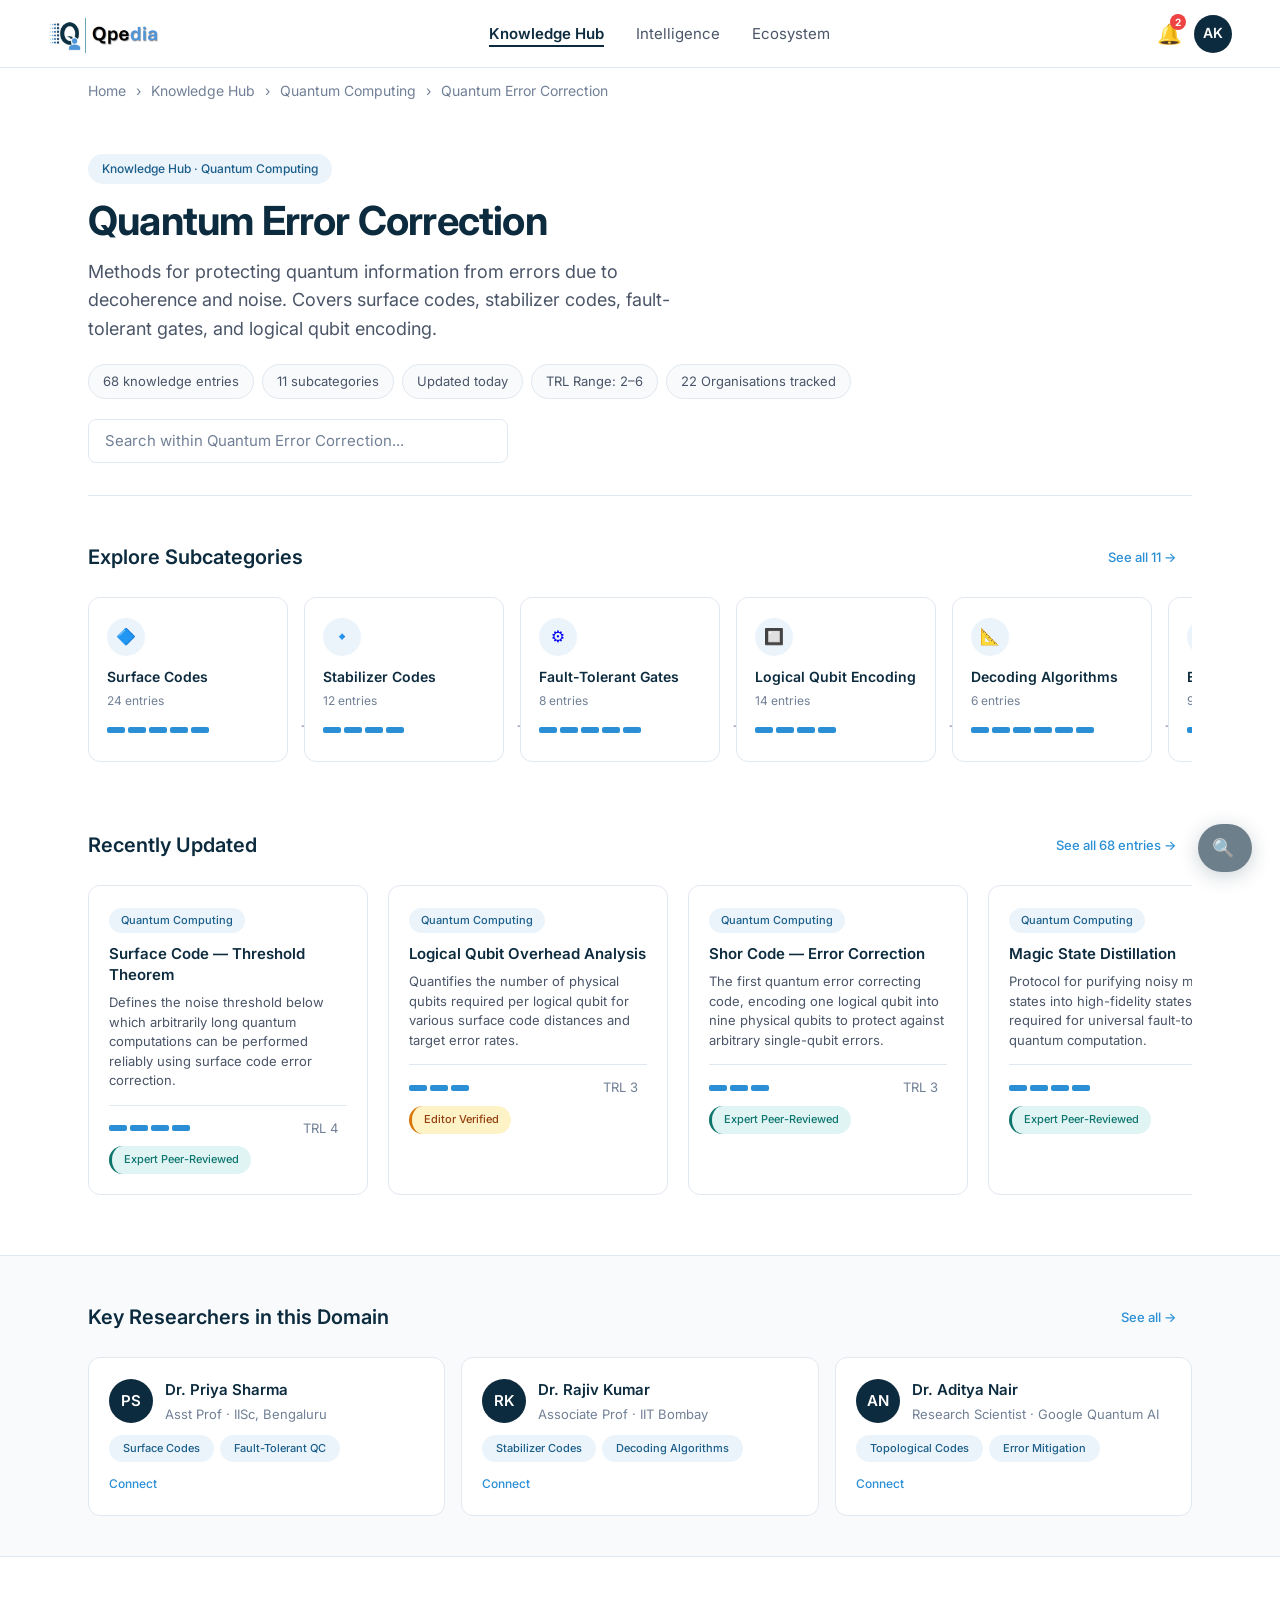
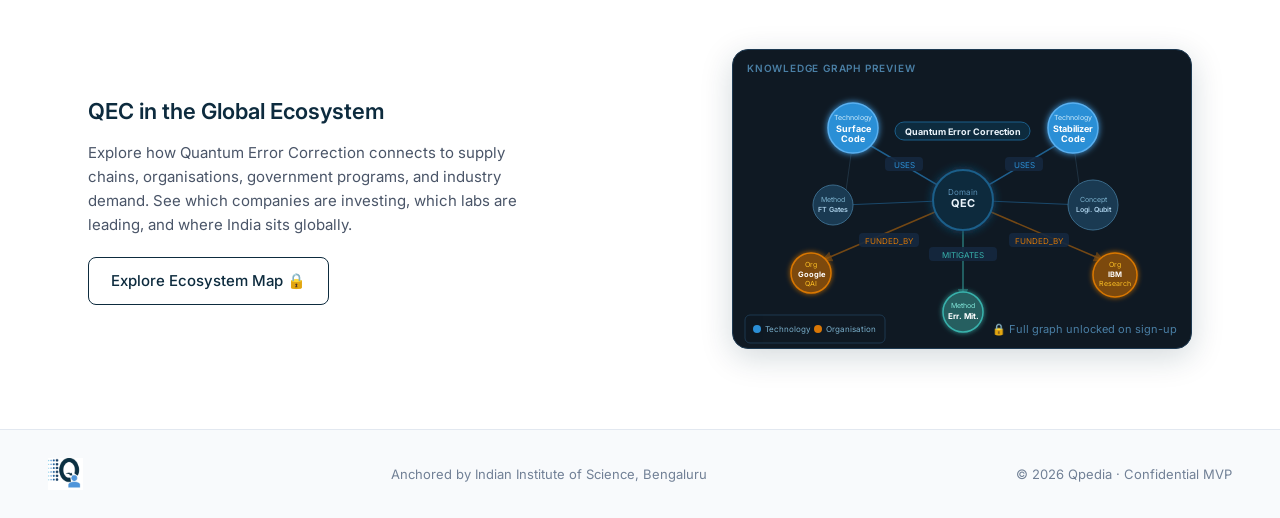
<file: 09_topic_browse.html>
<!DOCTYPE html>
<html lang="en">

<head>
  <meta charset="UTF-8" />
  <meta name="viewport" content="width=device-width, initial-scale=1.0" />
  <link rel="icon" type="image/x-icon" href="favicon.ico">
  <title>Quantum Error Correction — Knowledge Hub | Qpedia</title>
  <meta name="description"
    content="Browse the Quantum Error Correction sub-domain on Qpedia. Explore subcategories, featured entries, key researchers, and the global QEC ecosystem." />
  <link rel="stylesheet" href="shared.css" />
  <link rel="stylesheet" href="shared-search.css" />
  <style>
    /* ── Breadcrumb ─────────────────────────────────────────────── */
    .breadcrumb {
      padding: 12px 0;
      font-size: 14px;
      color: var(--qp-text-3);
    }

    .breadcrumb a {
      color: var(--qp-text-3);
      text-decoration: none;
      transition: color 0.15s;
    }

    .breadcrumb a:hover {
      color: var(--qp-navy);
      text-decoration: underline;
    }

    .breadcrumb span {
      margin: 0 6px;
    }

    /* ── Page Header ────────────────────────────────────────────── */
    .page-header {
      padding: 40px 0 32px;
      border-bottom: 1px solid var(--qp-border);
      margin-bottom: 40px;
    }

    .page-header-domain-chip {
      display: inline-flex;
      align-items: center;
      padding: 5px 14px;
      background: var(--qp-blue-light);
      color: var(--qp-blue-mid);
      border-radius: 20px;
      font-size: 12px;
      font-weight: 500;
      margin-bottom: 14px;
    }

    .page-title {
      font-size: 40px;
      font-weight: 700;
      color: var(--qp-navy);
      letter-spacing: -0.02em;
      margin-bottom: 14px;
      line-height: 1.15;
    }

    .page-description {
      font-size: 18px;
      color: var(--qp-text-2);
      max-width: 640px;
      line-height: 1.6;
      margin-bottom: 20px;
    }

    .meta-pills {
      display: flex;
      flex-wrap: wrap;
      gap: 8px;
      margin-bottom: 20px;
    }

    .meta-pill {
      background: var(--qp-off-white);
      border: 1px solid var(--qp-border);
      border-radius: 20px;
      padding: 6px 14px;
      font-size: 13px;
      color: var(--qp-text-2);
    }

    .scoped-search-wrap {
      max-width: 420px;
    }

    /* ── Section Header Row ─────────────────────────────────────── */
    .section-header-row {
      display: flex;
      justify-content: space-between;
      align-items: center;
      margin-bottom: 18px;
    }

    /* ── Subcategory Scroll (horizontal slider) ────────────────── */
    .subcat-scroll {
      display: flex;
      gap: 16px;
      overflow-x: auto;
      padding-bottom: 10px;
      margin-bottom: 52px;
      scrollbar-width: thin;
      scrollbar-color: var(--qp-border) transparent;
    }

    .subcat-scroll::-webkit-scrollbar {
      height: 4px;
    }

    .subcat-scroll::-webkit-scrollbar-track {
      background: transparent;
    }

    .subcat-scroll::-webkit-scrollbar-thumb {
      background: var(--qp-border);
      border-radius: 2px;
    }

    .subcat-card {
      min-width: 200px;
      max-width: 200px;
      background: white;
      border: 1px solid var(--qp-border);
      border-radius: var(--qp-radius);
      padding: 20px 18px;
      cursor: pointer;
      transition: all 0.2s;
      text-decoration: none;
      display: block;
      flex-shrink: 0;
    }

    .subcat-card:hover {
      border-color: var(--qp-blue);
      box-shadow: var(--qp-shadow);
      transform: translateY(-2px);
    }

    .subcat-icon {
      width: 38px;
      height: 38px;
      border-radius: 50%;
      background: var(--qp-blue-light);
      display: flex;
      align-items: center;
      justify-content: center;
      font-size: 16px;
      margin-bottom: 12px;
    }

    .subcat-title {
      font-size: 14px;
      font-weight: 600;
      color: var(--qp-navy);
      margin-bottom: 5px;
      line-height: 1.3;
    }

    .subcat-count {
      font-size: 12px;
      color: var(--qp-text-3);
      margin-bottom: 10px;
    }

    /* ── Featured Scroll ────────────────────────────────────────── */
    .featured-scroll {
      display: flex;
      gap: 20px;
      overflow-x: auto;
      padding-bottom: 8px;
      margin-bottom: 52px;
      scrollbar-width: thin;
      scrollbar-color: var(--qp-border) transparent;
    }

    .featured-scroll::-webkit-scrollbar {
      height: 4px;
    }

    .featured-scroll::-webkit-scrollbar-track {
      background: transparent;
    }

    .featured-scroll::-webkit-scrollbar-thumb {
      background: var(--qp-border);
      border-radius: 2px;
    }

    .featured-entry-card {
      min-width: 280px;
      max-width: 280px;
      background: white;
      border: 1px solid var(--qp-border);
      border-radius: var(--qp-radius);
      padding: 20px;
      flex-shrink: 0;
      transition: all 0.2s;
      text-decoration: none;
      display: block;
    }

    .featured-entry-card:hover {
      border-color: var(--qp-blue);
      box-shadow: var(--qp-shadow);
    }

    .featured-entry-card .card-chip {
      display: inline-flex;
      align-items: center;
      padding: 4px 12px;
      background: var(--qp-blue-light);
      color: var(--qp-blue-mid);
      border-radius: 20px;
      font-size: 11px;
      font-weight: 500;
      margin-bottom: 10px;
    }

    .featured-entry-card .card-title {
      font-size: 15px;
      font-weight: 600;
      color: var(--qp-navy);
      margin-bottom: 8px;
      line-height: 1.4;
    }

    .featured-entry-card .card-excerpt {
      font-size: 13px;
      color: var(--qp-text-2);
      line-height: 1.5;
      margin-bottom: 14px;
    }

    .featured-entry-card .card-bottom {
      display: flex;
      align-items: center;
      gap: 8px;
      flex-wrap: wrap;
      padding-top: 12px;
      border-top: 1px solid var(--qp-border);
    }

    /* ── Researchers Section ────────────────────────────────────── */
    .researchers-section {
      background: var(--qp-off-white);
      border-top: 1px solid var(--qp-border);
      border-bottom: 1px solid var(--qp-border);
      padding: 40px 0;
      margin-bottom: 52px;
    }

    .researchers-grid {
      display: grid;
      grid-template-columns: repeat(3, 1fr);
      gap: 16px;
      margin-top: 4px;
    }

    .researcher-card {
      background: white;
      border: 1px solid var(--qp-border);
      border-radius: var(--qp-radius);
      padding: 20px;
      display: flex;
      flex-direction: column;
      gap: 10px;
      transition: border-color 0.15s;
      text-decoration: none;
    }

    .researcher-card:hover {
      border-color: var(--qp-blue);
    }

    .researcher-card-top {
      display: flex;
      align-items: center;
      gap: 12px;
    }

    .researcher-card-top .name {
      font-size: 15px;
      font-weight: 600;
      color: var(--qp-navy);
      margin-bottom: 2px;
    }

    .researcher-card-top .role {
      font-size: 13px;
      color: var(--qp-text-3);
    }

    /* ── Ecosystem Teaser ───────────────────────────────────────── */
    .ecosystem-teaser {
      display: flex;
      gap: 48px;
      align-items: center;
      padding: 40px 0;
      margin-bottom: 40px;
    }

    .ecosystem-teaser-text {
      flex: 1;
    }

    .ecosystem-teaser-text h3 {
      font-size: 22px;
      font-weight: 600;
      color: var(--qp-navy);
      margin-bottom: 12px;
    }

    .ecosystem-teaser-text p {
      font-size: 15px;
      color: var(--qp-text-2);
      line-height: 1.6;
      margin-bottom: 20px;
      max-width: 440px;
    }

    /* Neo4j-style graph panel */
    .neo4j-graph-panel {
      width: 460px;
      height: 300px;
      background: #0f1923;
      border-radius: var(--qp-radius-lg);
      border: 1px solid #1e3a52;
      flex-shrink: 0;
      overflow: hidden;
      position: relative;
      box-shadow: 0 8px 32px rgba(13, 43, 62, 0.18);
    }

    .neo4j-graph-panel .graph-label {
      position: absolute;
      top: 10px;
      left: 14px;
      font-size: 10px;
      font-weight: 600;
      letter-spacing: 0.08em;
      color: #4a7fa5;
      text-transform: uppercase;
    }

    .neo4j-graph-panel .lock-overlay {
      position: absolute;
      bottom: 10px;
      right: 14px;
      font-size: 11px;
      color: #4a7fa5;
      display: flex;
      align-items: center;
      gap: 4px;
    }

    @keyframes neo4j-pulse {

      0%,
      100% {
        opacity: 1;
        r: 22px;
      }

      50% {
        opacity: 0.7;
        r: 26px;
      }
    }

    @keyframes neo4j-ring {
      0% {
        r: 22px;
        opacity: 0.5;
      }

      100% {
        r: 40px;
        opacity: 0;
      }
    }

    /* ── Footer Editor Link ─────────────────────────────────────── */
    .footer-editor-link {
      text-align: right;
      padding-top: 8px;
    }

    .footer-editor-link a {
      font-size: 12px;
      color: var(--qp-text-3);
      text-decoration: none;
      transition: color 0.15s;
    }

    .footer-editor-link a:hover {
      color: var(--qp-navy);
    }
  </style>
</head>

<body>

  <!-- ══════════════════════════════════════════════════════════════
       1. AUTHENTICATED NAV BAR
  ══════════════════════════════════════════════════════════════ -->
  <nav class="qp-nav">
    <a class="qp-nav-brand" href="01_homepage.html">
      <img src="Logo_withName.png" height="40" alt="Qpedia logo" />
    </a>

    <ul class="qp-nav-links">
      <li>
        <a href="knowledge_hub.html" class="active"
          style="color:var(--qp-navy); font-weight:600; border-bottom:2px solid var(--qp-navy); padding-bottom:2px;">
          Knowledge Hub
        </a>
      </li>
      <li><a href="intelligence.html">Intelligence</a></li>
      <li><a href="ecosystem.html">Ecosystem</a></li>
    </ul>

    <div class="qp-nav-actions">
      <div style="position:relative; cursor:pointer;">
        <span style="font-size:20px;">🔔</span>
        <span
          style="position:absolute; top:-4px; right:-4px; background:#EF4444; color:white; font-size:10px; font-weight:700; border-radius:50%; width:16px; height:16px; display:flex; align-items:center; justify-content:center;">2</span>
      </div>
      <div class="qp-nav-avatar">AK</div>
    </div>
  </nav>


  <!-- ══════════════════════════════════════════════════════════════
       2. BREADCRUMB
  ══════════════════════════════════════════════════════════════ -->
  <div class="qp-container">
    <div class="breadcrumb">
      <a href="01_homepage.html">Home</a>
      <span>›</span>
      <a href="knowledge_hub.html">Knowledge Hub</a>
      <span>›</span>
      Quantum Computing
      <span>›</span>
      Quantum Error Correction
    </div>
  </div>


  <!-- ══════════════════════════════════════════════════════════════
       3. PAGE HEADER
  ══════════════════════════════════════════════════════════════ -->
  <div class="qp-container">
    <div class="page-header">
      <span class="page-header-domain-chip">Knowledge Hub · Quantum Computing</span>
      <h1 class="page-title">Quantum Error Correction</h1>
      <p class="page-description">Methods for protecting quantum information from errors due to decoherence and noise.
        Covers surface codes, stabilizer codes, fault-tolerant gates, and logical qubit encoding.</p>
      <div class="meta-pills">
        <span class="meta-pill">68 knowledge entries</span>
        <span class="meta-pill">11 subcategories</span>
        <span class="meta-pill">Updated today</span>
        <span class="meta-pill">TRL Range: 2–6</span>
        <span class="meta-pill">22 Organisations tracked</span>
      </div>
      <div class="scoped-search-wrap">
        <input class="qp-input" id="qec-search" type="text" style="height:44px; font-size:15px;"
          placeholder="Search within Quantum Error Correction..." />
      </div>
    </div>
  </div>


  <!-- ══════════════════════════════════════════════════════════════
       4. SUBCATEGORIES SECTION
  ══════════════════════════════════════════════════════════════ -->
  <div class="qp-container">
    <div class="section-header-row">
      <h3 class="qp-h3">Explore Subcategories</h3>
      <a class="qp-btn-ghost" style="font-size:13px;" href="#">See all 11 →</a>
    </div>

    <div class="subcat-scroll">

      <!-- Card 1 — Surface Codes -->
      <a class="subcat-card" href="#" id="subcat-surface-codes">
        <div class="subcat-icon">🔷</div>
        <p class="subcat-title">Surface Codes</p>
        <p class="subcat-count">24 entries</p>
        <div class="qp-trl">
          <div class="qp-trl-bar">
            <div class="qp-trl-segment filled"></div>
            <div class="qp-trl-segment filled"></div>
            <div class="qp-trl-segment filled"></div>
            <div class="qp-trl-segment filled"></div>
            <div class="qp-trl-segment filled"></div>
            <div class="qp-trl-segment"></div>
            <div class="qp-trl-segment"></div>
            <div class="qp-trl-segment"></div>
            <div class="qp-trl-segment"></div>
          </div>
          <span class="qp-trl-label">TRL 4–5 avg</span>
        </div>
      </a>

      <!-- Card 2 — Stabilizer Codes -->
      <a class="subcat-card" href="#" id="subcat-stabilizer-codes">
        <div class="subcat-icon">🔹</div>
        <p class="subcat-title">Stabilizer Codes</p>
        <p class="subcat-count">12 entries</p>
        <div class="qp-trl">
          <div class="qp-trl-bar">
            <div class="qp-trl-segment filled"></div>
            <div class="qp-trl-segment filled"></div>
            <div class="qp-trl-segment filled"></div>
            <div class="qp-trl-segment filled"></div>
            <div class="qp-trl-segment"></div>
            <div class="qp-trl-segment"></div>
            <div class="qp-trl-segment"></div>
            <div class="qp-trl-segment"></div>
            <div class="qp-trl-segment"></div>
          </div>
          <span class="qp-trl-label">TRL 3–4 avg</span>
        </div>
      </a>

      <!-- Card 3 — Fault-Tolerant Gates -->
      <a class="subcat-card" href="#" id="subcat-fault-tolerant-gates">
        <div class="subcat-icon">⚙️</div>
        <p class="subcat-title">Fault-Tolerant Gates</p>
        <p class="subcat-count">8 entries</p>
        <div class="qp-trl">
          <div class="qp-trl-bar">
            <div class="qp-trl-segment filled"></div>
            <div class="qp-trl-segment filled"></div>
            <div class="qp-trl-segment filled"></div>
            <div class="qp-trl-segment filled"></div>
            <div class="qp-trl-segment filled"></div>
            <div class="qp-trl-segment"></div>
            <div class="qp-trl-segment"></div>
            <div class="qp-trl-segment"></div>
            <div class="qp-trl-segment"></div>
          </div>
          <span class="qp-trl-label">TRL 4–5 avg</span>
        </div>
      </a>

      <!-- Card 4 — Logical Qubit Encoding -->
      <a class="subcat-card" href="#" id="subcat-logical-qubit">
        <div class="subcat-icon">🔲</div>
        <p class="subcat-title">Logical Qubit Encoding</p>
        <p class="subcat-count">14 entries</p>
        <div class="qp-trl">
          <div class="qp-trl-bar">
            <div class="qp-trl-segment filled"></div>
            <div class="qp-trl-segment filled"></div>
            <div class="qp-trl-segment filled"></div>
            <div class="qp-trl-segment filled"></div>
            <div class="qp-trl-segment"></div>
            <div class="qp-trl-segment"></div>
            <div class="qp-trl-segment"></div>
            <div class="qp-trl-segment"></div>
            <div class="qp-trl-segment"></div>
          </div>
          <span class="qp-trl-label">TRL 3–4 avg</span>
        </div>
      </a>

      <!-- Card 5 — Decoding Algorithms -->
      <a class="subcat-card" href="#" id="subcat-decoding-algorithms">
        <div class="subcat-icon">📐</div>
        <p class="subcat-title">Decoding Algorithms</p>
        <p class="subcat-count">6 entries</p>
        <div class="qp-trl">
          <div class="qp-trl-bar">
            <div class="qp-trl-segment filled"></div>
            <div class="qp-trl-segment filled"></div>
            <div class="qp-trl-segment filled"></div>
            <div class="qp-trl-segment filled"></div>
            <div class="qp-trl-segment filled"></div>
            <div class="qp-trl-segment filled"></div>
            <div class="qp-trl-segment"></div>
            <div class="qp-trl-segment"></div>
            <div class="qp-trl-segment"></div>
          </div>
          <span class="qp-trl-label">TRL 5–6 avg</span>
        </div>
      </a>

      <!-- Card 6 — Error Mitigation -->
      <a class="subcat-card" href="#" id="subcat-error-mitigation">
        <div class="subcat-icon">🛡️</div>
        <p class="subcat-title">Error Mitigation</p>
        <p class="subcat-count">9 entries</p>
        <div class="qp-trl">
          <div class="qp-trl-bar">
            <div class="qp-trl-segment filled"></div>
            <div class="qp-trl-segment filled"></div>
            <div class="qp-trl-segment filled"></div>
            <div class="qp-trl-segment filled"></div>
            <div class="qp-trl-segment filled"></div>
            <div class="qp-trl-segment filled"></div>
            <div class="qp-trl-segment"></div>
            <div class="qp-trl-segment"></div>
            <div class="qp-trl-segment"></div>
          </div>
          <span class="qp-trl-label">TRL 6 avg</span>
        </div>
      </a>

      <!-- Card 7 — Topological Codes -->
      <a class="subcat-card" href="#" id="subcat-topological-codes">
        <div class="subcat-icon">🌀</div>
        <p class="subcat-title">Topological Codes</p>
        <p class="subcat-count">5 entries</p>
        <div class="qp-trl">
          <div class="qp-trl-bar">
            <div class="qp-trl-segment filled"></div>
            <div class="qp-trl-segment filled"></div>
            <div class="qp-trl-segment filled"></div>
            <div class="qp-trl-segment"></div>
            <div class="qp-trl-segment"></div>
            <div class="qp-trl-segment"></div>
            <div class="qp-trl-segment"></div>
            <div class="qp-trl-segment"></div>
            <div class="qp-trl-segment"></div>
          </div>
          <span class="qp-trl-label">TRL 2–3 avg</span>
        </div>
      </a>

      <!-- Card 8 — Hardware-Specific QEC -->
      <a class="subcat-card" href="#" id="subcat-hardware-qec">
        <div class="subcat-icon">🔧</div>
        <p class="subcat-title">Hardware-Specific QEC</p>
        <p class="subcat-count">10 entries</p>
        <div class="qp-trl">
          <div class="qp-trl-bar">
            <div class="qp-trl-segment filled"></div>
            <div class="qp-trl-segment filled"></div>
            <div class="qp-trl-segment filled"></div>
            <div class="qp-trl-segment filled"></div>
            <div class="qp-trl-segment filled"></div>
            <div class="qp-trl-segment"></div>
            <div class="qp-trl-segment"></div>
            <div class="qp-trl-segment"></div>
            <div class="qp-trl-segment"></div>
          </div>
          <span class="qp-trl-label">TRL 4–5 avg</span>
        </div>
      </a>

    </div><!-- /.subcat-scroll -->
  </div><!-- /.qp-container (subcategories) -->


  <!-- ══════════════════════════════════════════════════════════════
       5. FEATURED ENTRIES SECTION
  ══════════════════════════════════════════════════════════════ -->
  <div class="qp-container">
    <div class="section-header-row">
      <h3 class="qp-h3">Recently Updated</h3>
      <a class="qp-btn-ghost" style="font-size:13px;" href="#">See all 68 entries →</a>
    </div>

    <div class="featured-scroll">

      <!-- Entry 1 — Surface Code Threshold Theorem -->
      <a class="featured-entry-card" href="03_knowledge_entry.html" id="entry-surface-code-threshold">
        <span class="card-chip">Quantum Computing</span>
        <p class="card-title">Surface Code — Threshold Theorem</p>
        <p class="card-excerpt">Defines the noise threshold below which arbitrarily long quantum computations can be
          performed reliably using surface code error correction.</p>
        <div class="card-bottom">
          <div class="qp-trl">
            <div class="qp-trl-bar">
              <div class="qp-trl-segment filled"></div>
              <div class="qp-trl-segment filled"></div>
              <div class="qp-trl-segment filled"></div>
              <div class="qp-trl-segment filled"></div>
              <div class="qp-trl-segment"></div>
              <div class="qp-trl-segment"></div>
              <div class="qp-trl-segment"></div>
              <div class="qp-trl-segment"></div>
              <div class="qp-trl-segment"></div>
            </div>
            <span class="qp-trl-label">TRL 4</span>
          </div>
          <span class="qp-badge-expert" style="font-size:11px;">Expert Peer-Reviewed</span>
        </div>
      </a>

      <!-- Entry 2 — Logical Qubit Overhead Analysis -->
      <a class="featured-entry-card" href="#" id="entry-logical-qubit-overhead">
        <span class="card-chip">Quantum Computing</span>
        <p class="card-title">Logical Qubit Overhead Analysis</p>
        <p class="card-excerpt">Quantifies the number of physical qubits required per logical qubit for various surface
          code distances and target error rates.</p>
        <div class="card-bottom">
          <div class="qp-trl">
            <div class="qp-trl-bar">
              <div class="qp-trl-segment filled"></div>
              <div class="qp-trl-segment filled"></div>
              <div class="qp-trl-segment filled"></div>
              <div class="qp-trl-segment"></div>
              <div class="qp-trl-segment"></div>
              <div class="qp-trl-segment"></div>
              <div class="qp-trl-segment"></div>
              <div class="qp-trl-segment"></div>
              <div class="qp-trl-segment"></div>
            </div>
            <span class="qp-trl-label">TRL 3</span>
          </div>
          <span class="qp-badge-editor" style="font-size:11px;">Editor Verified</span>
        </div>
      </a>

      <!-- Entry 3 — Shor Code -->
      <a class="featured-entry-card" href="#" id="entry-shor-code">
        <span class="card-chip">Quantum Computing</span>
        <p class="card-title">Shor Code — Error Correction</p>
        <p class="card-excerpt">The first quantum error correcting code, encoding one logical qubit into nine physical
          qubits to protect against arbitrary single-qubit errors.</p>
        <div class="card-bottom">
          <div class="qp-trl">
            <div class="qp-trl-bar">
              <div class="qp-trl-segment filled"></div>
              <div class="qp-trl-segment filled"></div>
              <div class="qp-trl-segment filled"></div>
              <div class="qp-trl-segment"></div>
              <div class="qp-trl-segment"></div>
              <div class="qp-trl-segment"></div>
              <div class="qp-trl-segment"></div>
              <div class="qp-trl-segment"></div>
              <div class="qp-trl-segment"></div>
            </div>
            <span class="qp-trl-label">TRL 3</span>
          </div>
          <span class="qp-badge-expert" style="font-size:11px;">Expert Peer-Reviewed</span>
        </div>
      </a>

      <!-- Entry 4 — Magic State Distillation -->
      <a class="featured-entry-card" href="#" id="entry-magic-state-distillation">
        <span class="card-chip">Quantum Computing</span>
        <p class="card-title">Magic State Distillation</p>
        <p class="card-excerpt">Protocol for purifying noisy magic states into high-fidelity states required for
          universal fault-tolerant quantum computation.</p>
        <div class="card-bottom">
          <div class="qp-trl">
            <div class="qp-trl-bar">
              <div class="qp-trl-segment filled"></div>
              <div class="qp-trl-segment filled"></div>
              <div class="qp-trl-segment filled"></div>
              <div class="qp-trl-segment filled"></div>
              <div class="qp-trl-segment"></div>
              <div class="qp-trl-segment"></div>
              <div class="qp-trl-segment"></div>
              <div class="qp-trl-segment"></div>
              <div class="qp-trl-segment"></div>
            </div>
            <span class="qp-trl-label">TRL 4</span>
          </div>
          <span class="qp-badge-expert" style="font-size:11px;">Expert Peer-Reviewed</span>
        </div>
      </a>

    </div><!-- /.featured-scroll -->
  </div><!-- /.qp-container (featured) -->


  <!-- ══════════════════════════════════════════════════════════════
       6. KEY RESEARCHERS SECTION
  ══════════════════════════════════════════════════════════════ -->
  <div class="researchers-section">
    <div class="qp-container">
      <div class="section-header-row">
        <h3 class="qp-h3">Key Researchers in this Domain</h3>
        <a class="qp-btn-ghost" style="font-size:13px;" href="08_user_profile.html">See all →</a>
      </div>

      <div class="researchers-grid">

        <!-- Researcher 1 — Dr. Priya Sharma -->
        <a class="researcher-card" href="08_user_profile.html" id="researcher-priya-sharma">
          <div class="researcher-card-top">
            <div class="qp-avatar">PS</div>
            <div>
              <p class="name">Dr. Priya Sharma</p>
              <p class="role">Asst Prof · IISc, Bengaluru</p>
            </div>
          </div>
          <div style="display:flex; gap:6px; flex-wrap:wrap;">
            <span class="qp-chip" style="font-size:11px;">Surface Codes</span>
            <span class="qp-chip" style="font-size:11px;">Fault-Tolerant QC</span>
          </div>
          <button class="qp-btn-ghost" style="font-size:12px; padding:4px 0; text-align:left;">Connect</button>
        </a>

        <!-- Researcher 2 — Dr. Rajiv Kumar -->
        <a class="researcher-card" href="#" id="researcher-rajiv-kumar">
          <div class="researcher-card-top">
            <div class="qp-avatar">RK</div>
            <div>
              <p class="name">Dr. Rajiv Kumar</p>
              <p class="role">Associate Prof · IIT Bombay</p>
            </div>
          </div>
          <div style="display:flex; gap:6px; flex-wrap:wrap;">
            <span class="qp-chip" style="font-size:11px;">Stabilizer Codes</span>
            <span class="qp-chip" style="font-size:11px;">Decoding Algorithms</span>
          </div>
          <button class="qp-btn-ghost" style="font-size:12px; padding:4px 0;">Connect</button>
        </a>

        <!-- Researcher 3 — Dr. Aditya Nair -->
        <a class="researcher-card" href="#" id="researcher-aditya-nair">
          <div class="researcher-card-top">
            <div class="qp-avatar">AN</div>
            <div>
              <p class="name">Dr. Aditya Nair</p>
              <p class="role">Research Scientist · Google Quantum AI</p>
            </div>
          </div>
          <div style="display:flex; gap:6px; flex-wrap:wrap;">
            <span class="qp-chip" style="font-size:11px;">Topological Codes</span>
            <span class="qp-chip" style="font-size:11px;">Error Mitigation</span>
          </div>
          <button class="qp-btn-ghost" style="font-size:12px; padding:4px 0;">Connect</button>
        </a>

      </div><!-- /.researchers-grid -->
    </div><!-- /.qp-container (researchers) -->
  </div><!-- /.researchers-section -->


  <!-- ══════════════════════════════════════════════════════════════
       7. ECOSYSTEM TEASER
  ══════════════════════════════════════════════════════════════ -->
  <div class="qp-container">
    <div class="ecosystem-teaser">

      <!-- Left — Text -->
      <div class="ecosystem-teaser-text">
        <h3>QEC in the Global Ecosystem</h3>
        <p>Explore how Quantum Error Correction connects to supply chains, organisations, government programs, and
          industry demand. See which companies are investing, which labs are leading, and where India sits globally.</p>
        <a class="qp-btn-secondary" href="04_signup.html" id="ecosystem-map-cta">Explore Ecosystem Map 🔒</a>
      </div>

      <!-- Right — Neo4j-style Knowledge Graph Teaser -->
      <div class="neo4j-graph-panel">
        <span class="graph-label">Knowledge Graph Preview</span>
        <span class="lock-overlay">🔒 Full graph unlocked on sign-up</span>

        <svg width="460" height="300" viewBox="0 0 460 300" xmlns="http://www.w3.org/2000/svg"
          aria-label="Neo4j-style QEC ecosystem knowledge graph teaser">
          <defs>
            <!-- Glow filters -->
            <filter id="glow-navy" x="-50%" y="-50%" width="200%" height="200%">
              <feGaussianBlur stdDeviation="4" result="blur" />
              <feMerge>
                <feMergeNode in="blur" />
                <feMergeNode in="SourceGraphic" />
              </feMerge>
            </filter>
            <filter id="glow-blue" x="-50%" y="-50%" width="200%" height="200%">
              <feGaussianBlur stdDeviation="3" result="blur" />
              <feMerge>
                <feMergeNode in="blur" />
                <feMergeNode in="SourceGraphic" />
              </feMerge>
            </filter>
            <filter id="glow-teal" x="-50%" y="-50%" width="200%" height="200%">
              <feGaussianBlur stdDeviation="2.5" result="blur" />
              <feMerge>
                <feMergeNode in="blur" />
                <feMergeNode in="SourceGraphic" />
              </feMerge>
            </filter>
            <!-- Arrow markers -->
            <marker id="arrow-blue" markerWidth="7" markerHeight="7" refX="6" refY="3.5" orient="auto">
              <polygon points="0 0, 7 3.5, 0 7" fill="#2B8FD6" opacity="0.7" />
            </marker>
            <marker id="arrow-teal" markerWidth="7" markerHeight="7" refX="6" refY="3.5" orient="auto">
              <polygon points="0 0, 7 3.5, 0 7" fill="#38b2ac" opacity="0.7" />
            </marker>
            <marker id="arrow-amber" markerWidth="7" markerHeight="7" refX="6" refY="3.5" orient="auto">
              <polygon points="0 0, 7 3.5, 0 7" fill="#d97706" opacity="0.7" />
            </marker>
            <marker id="arrow-muted" markerWidth="7" markerHeight="7" refX="6" refY="3.5" orient="auto">
              <polygon points="0 0, 7 3.5, 0 7" fill="#3a5a72" opacity="0.7" />
            </marker>
          </defs>

          <!-- ── Edges ──────────────────────────────────────────── -->
          <!-- QEC → Surface Code -->
          <line x1="230" y1="150" x2="128" y2="90" stroke="#2B8FD6" stroke-width="1.5" opacity="0.6"
            marker-end="url(#arrow-blue)" />
          <!-- QEC → Stabilizer Code -->
          <line x1="230" y1="150" x2="332" y2="90" stroke="#2B8FD6" stroke-width="1.5" opacity="0.6"
            marker-end="url(#arrow-blue)" />
          <!-- QEC → Error Mitigation -->
          <line x1="230" y1="150" x2="230" y2="248" stroke="#38b2ac" stroke-width="1.5" opacity="0.6"
            marker-end="url(#arrow-teal)" />
          <!-- QEC → Google Quantum AI -->
          <line x1="230" y1="150" x2="90" y2="210" stroke="#d97706" stroke-width="1.5" opacity="0.5"
            marker-end="url(#arrow-amber)" />
          <!-- QEC → IBM Research -->
          <line x1="230" y1="150" x2="370" y2="210" stroke="#d97706" stroke-width="1.5" opacity="0.5"
            marker-end="url(#arrow-amber)" />
          <!-- QEC → Fault-Tolerant Gates -->
          <line x1="230" y1="150" x2="110" y2="155" stroke="#2B8FD6" stroke-width="1" opacity="0.4"
            marker-end="url(#arrow-blue)" />
          <!-- Surface Code → Fault-Tolerant Gates -->
          <line x1="120" y1="90" x2="112" y2="148" stroke="#3a5a72" stroke-width="1" opacity="0.4"
            marker-end="url(#arrow-muted)" />
          <!-- QEC → Logical Qubit -->
          <line x1="230" y1="150" x2="350" y2="155" stroke="#2B8FD6" stroke-width="1" opacity="0.4"
            marker-end="url(#arrow-blue)" />
          <!-- Stabilizer Code → Logical Qubit -->
          <line x1="340" y1="90" x2="348" y2="148" stroke="#3a5a72" stroke-width="1" opacity="0.4"
            marker-end="url(#arrow-muted)" />

          <!-- ── Relationship Label Badges ───────────────────────── -->
          <!-- USES / Surface -->
          <rect x="152" y="107" width="38" height="14" rx="4" fill="#162940" opacity="0.9" />
          <text x="171" y="118" text-anchor="middle" font-size="8" fill="#2B8FD6"
            font-family="Inter,sans-serif">USES</text>
          <!-- USES / Stabilizer -->
          <rect x="272" y="107" width="38" height="14" rx="4" fill="#162940" opacity="0.9" />
          <text x="291" y="118" text-anchor="middle" font-size="8" fill="#2B8FD6"
            font-family="Inter,sans-serif">USES</text>
          <!-- MITIGATES -->
          <rect x="196" y="197" width="68" height="14" rx="4" fill="#162940" opacity="0.9" />
          <text x="230" y="208" text-anchor="middle" font-size="8" fill="#38b2ac"
            font-family="Inter,sans-serif">MITIGATES</text>
          <!-- FUNDED_BY left -->
          <rect x="126" y="183" width="60" height="14" rx="4" fill="#162940" opacity="0.9" />
          <text x="156" y="194" text-anchor="middle" font-size="8" fill="#d97706"
            font-family="Inter,sans-serif">FUNDED_BY</text>
          <!-- FUNDED_BY right -->
          <rect x="276" y="183" width="60" height="14" rx="4" fill="#162940" opacity="0.9" />
          <text x="306" y="194" text-anchor="middle" font-size="8" fill="#d97706"
            font-family="Inter,sans-serif">FUNDED_BY</text>

          <!-- ── Nodes ──────────────────────────────────────────── -->

          <!-- CENTER: Quantum Error Correction (navy, largest, pulsing ring) -->
          <circle cx="230" cy="150" r="44" fill="#0D2B3E" opacity="0.15">
            <animate attributeName="r" values="34;48;34" dur="3s" repeatCount="indefinite" />
            <animate attributeName="opacity" values="0.15;0;0.15" dur="3s" repeatCount="indefinite" />
          </circle>
          <circle cx="230" cy="150" r="30" fill="#0D2B3E" stroke="#1B5E8A" stroke-width="2" filter="url(#glow-navy)" />
          <!-- Node label pill —- center -->
          <rect x="162" y="72" width="135" height="18" rx="9" fill="#0D2B3E" stroke="#1B5E8A" stroke-width="1" />
          <text x="230" y="85" text-anchor="middle" font-size="9" font-weight="700" fill="#EBF4FB"
            font-family="Inter,sans-serif">Quantum Error Correction</text>
          <!-- Small type label -->
          <text x="230" y="145" text-anchor="middle" font-size="8" fill="#5a8fb5"
            font-family="Inter,sans-serif">Domain</text>
          <text x="230" y="157" text-anchor="middle" font-size="11" font-weight="700" fill="#EBF4FB"
            font-family="Inter,sans-serif">QEC</text>

          <!-- SURFACE CODE — top-left, blue -->
          <circle cx="120" cy="78" r="25" fill="#2B8FD6" stroke="#5ab0f0" stroke-width="1.5" filter="url(#glow-blue)" />
          <text x="120" y="70" text-anchor="middle" font-size="7" fill="#c8e8fb"
            font-family="Inter,sans-serif">Technology</text>
          <text x="120" y="82" text-anchor="middle" font-size="9" font-weight="700" fill="white"
            font-family="Inter,sans-serif">Surface</text>
          <text x="120" y="92" text-anchor="middle" font-size="9" font-weight="700" fill="white"
            font-family="Inter,sans-serif">Code</text>

          <!-- STABILIZER CODE — top-right, blue -->
          <circle cx="340" cy="78" r="25" fill="#2B8FD6" stroke="#5ab0f0" stroke-width="1.5" filter="url(#glow-blue)" />
          <text x="340" y="70" text-anchor="middle" font-size="7" fill="#c8e8fb"
            font-family="Inter,sans-serif">Technology</text>
          <text x="340" y="82" text-anchor="middle" font-size="9" font-weight="700" fill="white"
            font-family="Inter,sans-serif">Stabilizer</text>
          <text x="340" y="92" text-anchor="middle" font-size="9" font-weight="700" fill="white"
            font-family="Inter,sans-serif">Code</text>

          <!-- ERROR MITIGATION — bottom center, teal -->
          <circle cx="230" cy="262" r="20" fill="#285e61" stroke="#38b2ac" stroke-width="1.5"
            filter="url(#glow-teal)" />
          <text x="230" y="258" text-anchor="middle" font-size="7" fill="#81e6d9"
            font-family="Inter,sans-serif">Method</text>
          <text x="230" y="269" text-anchor="middle" font-size="8" font-weight="700" fill="white"
            font-family="Inter,sans-serif">Err. Mit.</text>

          <!-- GOOGLE QUANTUM AI — bottom-left, amber -->
          <circle cx="78" cy="223" r="20" fill="#7b4a0a" stroke="#d97706" stroke-width="1.5" filter="url(#glow-teal)" />
          <text x="78" y="217" text-anchor="middle" font-size="7" fill="#fbbf24"
            font-family="Inter,sans-serif">Org</text>
          <text x="78" y="227" text-anchor="middle" font-size="7.5" font-weight="700" fill="white"
            font-family="Inter,sans-serif">Google</text>
          <text x="78" y="236" text-anchor="middle" font-size="7" fill="#fbbf24"
            font-family="Inter,sans-serif">QAI</text>

          <!-- IBM RESEARCH — bottom-right, amber -->
          <circle cx="382" cy="225" r="22" fill="#7b4a0a" stroke="#d97706" stroke-width="1.5"
            filter="url(#glow-teal)" />
          <text x="382" y="217" text-anchor="middle" font-size="7" fill="#fbbf24"
            font-family="Inter,sans-serif">Org</text>
          <text x="382" y="227" text-anchor="middle" font-size="7.5" font-weight="700" fill="white"
            font-family="Inter,sans-serif">IBM</text>
          <text x="382" y="236" text-anchor="middle" font-size="7" fill="#fbbf24"
            font-family="Inter,sans-serif">Research</text>

          <!-- FAULT-TOLERANT GATES — mid-left, muted blue -->
          <circle cx="100" cy="155" r="20" fill="#1a3a52" stroke="#3a6a8a" stroke-width="1" />
          <text x="100" y="152" text-anchor="middle" font-size="7" fill="#7ab0cc"
            font-family="Inter,sans-serif">Method</text>
          <text x="100" y="162" text-anchor="middle" font-size="7" font-weight="600" fill="#aacfe8"
            font-family="Inter,sans-serif">FT Gates</text>

          <!-- LOGICAL QUBIT — mid-right, muted blue -->
          <circle cx="360" cy="155" r="25" fill="#1a3a52" stroke="#3a6a8a" stroke-width="1" />
          <text x="360" y="152" text-anchor="middle" font-size="7" fill="#7ab0cc"
            font-family="Inter,sans-serif">Concept</text>
          <text x="360" y="162" text-anchor="middle" font-size="7" font-weight="600" fill="#aacfe8"
            font-family="Inter,sans-serif">Logi. Qubit</text>

          <!-- ── Legend (bottom-left corner) ───────────────────── -->
          <rect x="12" y="265" width="140" height="28" rx="5" fill="#0f1923" stroke="#1e3a52" stroke-width="1"
            opacity="0.95" />
          <circle cx="24" cy="279" r="4" fill="#2B8FD6" /><text x="32" y="282" font-size="8" fill="#7ab0cc"
            font-family="Inter,sans-serif">Technology</text>
          <circle cx="85" cy="279" r="4" fill="#d97706" /><text x="93" y="282" font-size="8" fill="#7ab0cc"
            font-family="Inter,sans-serif">Organisation</text>
        </svg>
      </div>

    </div><!-- /.ecosystem-teaser -->
  </div><!-- /.qp-container (ecosystem) -->


  <!-- ══════════════════════════════════════════════════════════════
       8. STANDARD FOOTER
  ══════════════════════════════════════════════════════════════ -->
  <footer class="qp-footer">
    <img src="Logo.jpeg" style="height:32px;" alt="Qpedia wordmark" />
    <span class="qp-footer-center">Anchored by Indian Institute of Science, Bengaluru</span>
    <span class="qp-footer-right">© 2026 Qpedia · Confidential MVP</span>
  </footer>
  <script src="shared-search.js"></script>
</body>

</html>
</file>
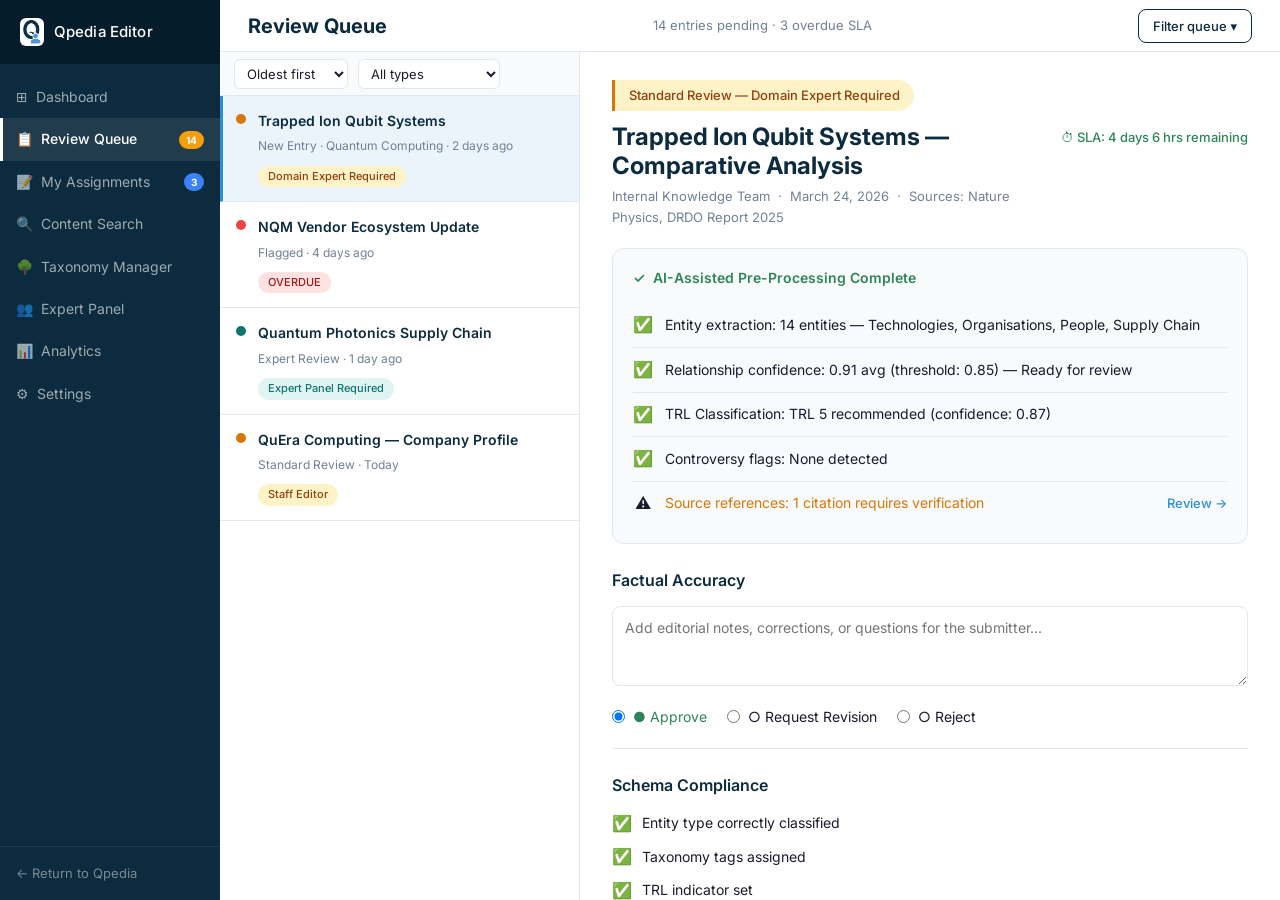
<file: 10_editor_workspace.html>
<!DOCTYPE html>
<html lang="en">

<head>
  <meta charset="UTF-8" />
  <meta name="viewport" content="width=device-width, initial-scale=1.0" />
  <link rel="icon" type="image/x-icon" href="favicon.ico">
  <title>Editor Workspace — Qpedia</title>
  <link rel="stylesheet" href="shared.css" />
  <style>
    * {
      box-sizing: border-box;
      margin: 0;
      padding: 0;
    }

    html,
    body {
      height: 100%;
      overflow: hidden;
      font-family: 'Inter', system-ui, sans-serif;
      background: white;
      color: var(--qp-text);
    }

    .workspace-layout {
      display: flex;
      height: 100vh;
      overflow: hidden;
    }

    .dark-sidebar {
      width: 220px;
      background: #0D2B3E;
      display: flex;
      flex-direction: column;
      flex-shrink: 0;
      overflow: hidden;
    }

    .dark-sidebar-header {
      height: 64px;
      background: #051D2B;
      display: flex;
      align-items: center;
      gap: 10px;
      padding: 0 20px;
      flex-shrink: 0;
    }

    .dark-sidebar-header img {
      height: 28px;
      border-radius: 6px;
      background: white;
      padding: 2px 3px;
    }

    .dark-sidebar-header span {
      font-size: 15px;
      font-weight: 500;
      color: white;
      letter-spacing: 0.01em;
    }

    .dark-sidebar-nav {
      padding: 12px 0;
      flex: 1;
      overflow-y: auto;
    }

    .dark-nav-item {
      display: flex;
      align-items: center;
      gap: 12px;
      padding: 10px 16px;
      font-size: 14px;
      color: rgba(255, 255, 255, 0.6);
      text-decoration: none;
      cursor: pointer;
      transition: all 0.15s;
      position: relative;
    }

    .dark-nav-item:hover {
      color: white;
      background: rgba(255, 255, 255, 0.06);
    }

    .dark-nav-item.active {
      color: white;
      font-weight: 500;
      background: rgba(255, 255, 255, 0.08);
      border-left: 3px solid white;
      padding-left: 13px;
    }

    .dark-nav-badge {
      margin-left: auto;
      font-size: 10px;
      font-weight: 700;
      border-radius: 10px;
      padding: 2px 7px;
      line-height: 1.4;
    }

    .dark-nav-badge.amber {
      background: #F59E0B;
      color: white;
    }

    .dark-nav-badge.blue {
      background: #3B82F6;
      color: white;
    }

    .dark-sidebar-footer {
      padding: 16px;
      border-top: 1px solid rgba(255, 255, 255, 0.08);
      flex-shrink: 0;
    }

    .dark-sidebar-footer a {
      font-size: 13px;
      color: rgba(255, 255, 255, 0.45);
      text-decoration: none;
      display: flex;
      align-items: center;
      gap: 8px;
      transition: color 0.15s;
    }

    .dark-sidebar-footer a:hover {
      color: rgba(255, 255, 255, 0.8);
    }

    .main-area {
      flex: 1;
      display: flex;
      flex-direction: column;
      overflow: hidden;
      background: white;
    }

    .main-header {
      height: 52px;
      background: white;
      border-bottom: 1px solid var(--qp-border);
      padding: 0 28px;
      display: flex;
      align-items: center;
      justify-content: space-between;
      flex-shrink: 0;
    }

    .main-header h2 {
      font-size: 20px;
      font-weight: 700;
      color: var(--qp-navy);
    }

    .main-header-meta {
      font-size: 13px;
      color: var(--qp-text-3);
    }

    .body-area {
      display: flex;
      flex: 1;
      overflow: hidden;
    }

    .queue-list {
      width: 360px;
      flex-shrink: 0;
      border-right: 1px solid var(--qp-border);
      display: flex;
      flex-direction: column;
      overflow: hidden;
    }

    .queue-sort-bar {
      height: 44px;
      padding: 0 14px;
      border-bottom: 1px solid var(--qp-border);
      display: flex;
      align-items: center;
      gap: 10px;
      flex-shrink: 0;
      background: var(--qp-off-white);
    }

    .queue-sort-bar select {
      font-size: 13px;
      border: 1px solid var(--qp-border);
      border-radius: 6px;
      padding: 5px 8px;
      background: white;
      color: var(--qp-text);
      font-family: inherit;
      cursor: pointer;
      outline: none;
    }

    .queue-items {
      flex: 1;
      overflow-y: auto;
    }

    .queue-item {
      padding: 14px 16px;
      border-bottom: 1px solid var(--qp-border);
      cursor: pointer;
      transition: background 0.15s;
      display: flex;
      align-items: flex-start;
      gap: 12px;
    }

    .queue-item:hover {
      background: var(--qp-off-white);
    }

    .queue-item.selected {
      background: var(--qp-blue-light);
      border-left: 3px solid var(--qp-blue);
      padding-left: 13px;
    }

    .queue-indicator {
      width: 10px;
      height: 10px;
      border-radius: 50%;
      flex-shrink: 0;
      margin-top: 4px;
    }

    .queue-indicator.amber {
      background: #D97706;
    }

    .queue-indicator.red {
      background: #EF4444;
    }

    .queue-indicator.cyan {
      background: #0F766E;
    }

    .queue-item-body {
      flex: 1;
      min-width: 0;
    }

    .queue-item-title {
      font-size: 14px;
      font-weight: 600;
      color: var(--qp-navy);
      margin-bottom: 4px;
      white-space: nowrap;
      overflow: hidden;
      text-overflow: ellipsis;
    }

    .queue-item-meta {
      font-size: 12px;
      color: var(--qp-text-3);
      margin-bottom: 6px;
    }

    .queue-item-tag {
      display: inline-flex;
      align-items: center;
      padding: 2px 10px;
      border-radius: 20px;
      font-size: 11px;
      font-weight: 500;
    }

    .queue-item-tag.amber {
      background: #FEF3C7;
      color: #92400E;
    }

    .queue-item-tag.red {
      background: #FEE2E2;
      color: #991B1B;
    }

    .queue-item-tag.cyan {
      background: #E0F4F4;
      color: #0F766E;
    }

    .review-panel {
      flex: 1;
      overflow-y: auto;
      padding: 28px 32px;
    }

    .review-queue-chip {
      display: inline-flex;
      align-items: center;
      padding: 5px 14px;
      background: #FEF3C7;
      color: #92400E;
      border-left: 3px solid #D97706;
      border-radius: 0 20px 20px 0;
      font-size: 13px;
      font-weight: 500;
      margin-bottom: 12px;
    }

    .review-entry-header {
      display: flex;
      justify-content: space-between;
      align-items: flex-start;
      margin-bottom: 20px;
    }

    .review-entry-title {
      font-size: 24px;
      font-weight: 700;
      color: var(--qp-navy);
      margin-bottom: 6px;
      line-height: 1.2;
    }

    .review-entry-meta {
      font-size: 13px;
      color: var(--qp-text-3);
    }

    .sla-indicator {
      font-size: 13px;
      color: var(--qp-success);
      white-space: nowrap;
      font-weight: 500;
      flex-shrink: 0;
      margin-left: 20px;
      margin-top: 4px;
    }

    .ai-preprocessing {
      background: var(--qp-off-white);
      border-radius: var(--qp-radius);
      border: 1px solid var(--qp-border);
      padding: 18px 20px;
      margin-bottom: 24px;
    }

    .ai-preprocessing-header {
      font-size: 14px;
      font-weight: 600;
      color: var(--qp-success);
      margin-bottom: 14px;
      display: flex;
      align-items: center;
      gap: 8px;
    }

    .ai-result-row {
      display: flex;
      align-items: center;
      gap: 12px;
      padding: 9px 0;
      border-bottom: 1px solid var(--qp-border);
      font-size: 14px;
      color: var(--qp-text);
    }

    .ai-result-row:last-child {
      border-bottom: none;
    }

    .ai-result-row .status-icon {
      font-size: 16px;
      flex-shrink: 0;
      width: 20px;
      text-align: center;
    }

    .ai-result-row .result-text {
      flex: 1;
    }

    .ai-result-row.warning .result-text {
      color: var(--qp-warning);
    }

    .review-section-title {
      font-size: 16px;
      font-weight: 600;
      color: var(--qp-navy);
      margin-bottom: 12px;
      margin-top: 24px;
    }

    .review-textarea {
      width: 100%;
      border: 1px solid var(--qp-border);
      border-radius: var(--qp-radius-sm);
      padding: 12px;
      font-size: 14px;
      font-family: inherit;
      resize: vertical;
      min-height: 80px;
      outline: none;
      color: var(--qp-text);
      transition: border-color 0.2s;
    }

    .review-textarea:focus {
      border-color: var(--qp-blue);
      box-shadow: 0 0 0 3px rgba(43, 143, 214, 0.10);
    }

    .radio-group {
      display: flex;
      gap: 20px;
      margin-top: 12px;
    }

    .radio-label {
      display: flex;
      align-items: center;
      gap: 8px;
      font-size: 14px;
      cursor: pointer;
    }

    .radio-label.success {
      color: var(--qp-success);
    }

    .checklist {
      display: flex;
      flex-direction: column;
      gap: 8px;
    }

    .check-row {
      display: flex;
      align-items: center;
      gap: 10px;
      font-size: 14px;
    }

    .check-row .check-icon {
      font-size: 16px;
      width: 20px;
      text-align: center;
    }

    .check-row.warning {
      color: var(--qp-warning);
    }

    .trust-options {
      display: flex;
      flex-direction: column;
      gap: 10px;
    }

    .trust-option {
      display: flex;
      align-items: center;
      gap: 12px;
      border: 1px solid var(--qp-border);
      border-radius: var(--qp-radius-sm);
      padding: 14px 16px;
      cursor: pointer;
      font-size: 14px;
      color: var(--qp-text);
      transition: all 0.15s;
    }

    .trust-option:hover {
      border-color: var(--qp-blue);
    }

    .trust-option.selected {
      border: 2px solid var(--qp-blue);
      background: var(--qp-blue-light);
      color: var(--qp-navy);
      font-weight: 500;
    }

    .trust-option .radio {
      width: 18px;
      height: 18px;
      border-radius: 50%;
      border: 2px solid var(--qp-border);
      flex-shrink: 0;
      transition: all 0.15s;
    }

    .trust-option.selected .radio {
      background: var(--qp-blue);
      border-color: var(--qp-blue);
    }

    .action-bar {
      display: flex;
      gap: 12px;
      justify-content: flex-end;
      margin-top: 28px;
      padding-top: 20px;
      border-top: 1px solid var(--qp-border);
      padding-bottom: 40px;
    }
  </style>
</head>

<body>

  <div class="workspace-layout">

    <!-- DARK SIDEBAR -->
    <div class="dark-sidebar">
      <div class="dark-sidebar-header">
        <img src="Logo_OpeningPage.png" alt="Qpedia" />
        <span>Qpedia Editor</span>
      </div>

      <nav class="dark-sidebar-nav">
        <a class="dark-nav-item" href="#">⊞&nbsp;&nbsp;Dashboard</a>

        <a class="dark-nav-item active" href="#">
          <span>📋&nbsp;&nbsp;Review Queue</span>
          <span class="dark-nav-badge amber">14</span>
        </a>

        <a class="dark-nav-item" href="#">
          <span>📝&nbsp;&nbsp;My Assignments</span>
          <span class="dark-nav-badge blue">3</span>
        </a>

        <a class="dark-nav-item" href="#">🔍&nbsp;&nbsp;Content Search</a>
        <a class="dark-nav-item" href="#">🌳&nbsp;&nbsp;Taxonomy Manager</a>
        <a class="dark-nav-item" href="#">👥&nbsp;&nbsp;Expert Panel</a>
        <a class="dark-nav-item" href="#">📊&nbsp;&nbsp;Analytics</a>
        <a class="dark-nav-item" href="#">⚙️&nbsp;&nbsp;Settings</a>
      </nav>

      <div class="dark-sidebar-footer">
        <a href="06_dashboard.html">← Return to Qpedia</a>
      </div>
    </div>

    <!-- MAIN AREA -->
    <div class="main-area">

      <!-- Main Header -->
      <div class="main-header">
        <h2>Review Queue</h2>
        <span class="main-header-meta">14 entries pending · 3 overdue SLA</span>
        <button class="qp-btn-secondary" style="font-size:13px; padding:8px 14px;">Filter queue ▾</button>
      </div>

      <!-- Body Area -->
      <div class="body-area">

        <!-- QUEUE LIST -->
        <div class="queue-list">
          <div class="queue-sort-bar">
            <select>
              <option>Oldest first</option>
              <option>Newest first</option>
              <option>By priority</option>
            </select>
            <select>
              <option>All types</option>
              <option>Standard Review</option>
              <option>Expert Review</option>
              <option>Escalation</option>
            </select>
          </div>

          <div class="queue-items">

            <!-- Item 1 — SELECTED -->
            <div class="queue-item selected">
              <div class="queue-indicator amber"></div>
              <div class="queue-item-body">
                <p class="queue-item-title">Trapped Ion Qubit Systems</p>
                <p class="queue-item-meta">New Entry · Quantum Computing · 2 days ago</p>
                <span class="queue-item-tag amber">Domain Expert Required</span>
              </div>
            </div>

            <!-- Item 2 -->
            <div class="queue-item">
              <div class="queue-indicator red"></div>
              <div class="queue-item-body">
                <p class="queue-item-title">NQM Vendor Ecosystem Update</p>
                <p class="queue-item-meta">Flagged · 4 days ago</p>
                <span class="queue-item-tag red">OVERDUE</span>
              </div>
            </div>

            <!-- Item 3 -->
            <div class="queue-item">
              <div class="queue-indicator cyan"></div>
              <div class="queue-item-body">
                <p class="queue-item-title">Quantum Photonics Supply Chain</p>
                <p class="queue-item-meta">Expert Review · 1 day ago</p>
                <span class="queue-item-tag cyan">Expert Panel Required</span>
              </div>
            </div>

            <!-- Item 4 -->
            <div class="queue-item">
              <div class="queue-indicator amber"></div>
              <div class="queue-item-body">
                <p class="queue-item-title">QuEra Computing — Company Profile</p>
                <p class="queue-item-meta">Standard Review · Today</p>
                <span class="queue-item-tag amber">Staff Editor</span>
              </div>
            </div>

          </div>
        </div>

        <!-- REVIEW PANEL -->
        <div class="review-panel">

          <span class="review-queue-chip">Standard Review — Domain Expert Required</span>

          <div class="review-entry-header">
            <div>
              <h2 class="review-entry-title">Trapped Ion Qubit Systems — Comparative Analysis</h2>
              <p class="review-entry-meta">Internal Knowledge Team &nbsp;·&nbsp; March 24, 2026 &nbsp;·&nbsp; Sources:
                Nature Physics, DRDO Report 2025</p>
            </div>
            <span class="sla-indicator">⏱ SLA: 4 days 6 hrs remaining</span>
          </div>

          <!-- AI Pre-Processing Block -->
          <div class="ai-preprocessing">
            <div class="ai-preprocessing-header">
              <span>✓</span>
              <span>AI-Assisted Pre-Processing Complete</span>
            </div>

            <div class="ai-result-row">
              <span class="status-icon">✅</span>
              <span class="result-text">Entity extraction: 14 entities — Technologies, Organisations, People, Supply
                Chain</span>
            </div>

            <div class="ai-result-row">
              <span class="status-icon">✅</span>
              <span class="result-text">Relationship confidence: 0.91 avg (threshold: 0.85) — Ready for review</span>
            </div>

            <div class="ai-result-row">
              <span class="status-icon">✅</span>
              <span class="result-text">TRL Classification: TRL 5 recommended (confidence: 0.87)</span>
            </div>

            <div class="ai-result-row">
              <span class="status-icon">✅</span>
              <span class="result-text">Controversy flags: None detected</span>
            </div>

            <div class="ai-result-row warning">
              <span class="status-icon">⚠️</span>
              <span class="result-text">Source references: 1 citation requires verification</span>
              <a class="qp-btn-ghost" style="font-size:13px; padding:0; margin-left:auto;" href="#">Review →</a>
            </div>
          </div>

          <!-- Section 1: Factual Accuracy -->
          <h3 class="review-section-title">Factual Accuracy</h3>
          <textarea class="review-textarea"
            placeholder="Add editorial notes, corrections, or questions for the submitter..."></textarea>
          <div class="radio-group">
            <label class="radio-label success">
              <input type="radio" name="verdict" checked />
              ● Approve
            </label>
            <label class="radio-label">
              <input type="radio" name="verdict" />
              ○ Request Revision
            </label>
            <label class="radio-label">
              <input type="radio" name="verdict" />
              ○ Reject
            </label>
          </div>

          <hr class="qp-divider" />

          <!-- Section 2: Schema Compliance -->
          <h3 class="review-section-title">Schema Compliance</h3>
          <div class="checklist">
            <div class="check-row">
              <span class="check-icon">✅</span>
              <span>Entity type correctly classified</span>
            </div>
            <div class="check-row">
              <span class="check-icon">✅</span>
              <span>Taxonomy tags assigned</span>
            </div>
            <div class="check-row">
              <span class="check-icon">✅</span>
              <span>TRL indicator set</span>
            </div>
            <div class="check-row warning">
              <span class="check-icon">⚠️</span>
              <span>Source references — 1 citation needs verification</span>
            </div>
          </div>

          <hr class="qp-divider" />

          <!-- Section 3: Trust Level Decision -->
          <h3 class="review-section-title">Trust Level Decision</h3>
          <div class="trust-options">
            <div class="trust-option selected">
              <div class="radio"></div>
              <span>Publish as Editor Verified (Level 2)</span>
            </div>
            <div class="trust-option">
              <div class="radio"></div>
              <span>Send to Expert Panel for Level 3 Review</span>
            </div>
          </div>

          <!-- Action Bar -->
          <div class="action-bar">
            <button class="qp-btn-secondary" style="font-size:14px;">Request Revision</button>
            <button class="qp-btn-secondary" style="font-size:14px;">Send to Expert Panel</button>
            <button class="qp-btn-success" style="font-size:14px; display:flex; align-items:center; gap:8px;">✓ Approve
              &amp; Publish</button>
          </div>

        </div>
        <!-- /review-panel -->

      </div>
      <!-- /body-area -->

    </div>
    <!-- /main-area -->

  </div>
  <!-- /workspace-layout -->

  <script>
    // Queue item selection
    document.querySelectorAll('.queue-item').forEach(function (item) {
      item.addEventListener('click', function () {
        document.querySelectorAll('.queue-item').forEach(function (i) {
          i.classList.remove('selected');
        });
        this.classList.add('selected');
      });
    });

    // Trust option selection
    document.querySelectorAll('.trust-option').forEach(function (opt) {
      opt.addEventListener('click', function () {
        document.querySelectorAll('.trust-option').forEach(function (o) {
          o.classList.remove('selected');
        });
        this.classList.add('selected');
      });
    });

    // Approve button
    document.querySelector('.qp-btn-success').addEventListener('click', function () {
      var confirmed = confirm('Approve and publish "Trapped Ion Qubit Systems — Comparative Analysis" as Editor Verified (Level 2)?');
      if (confirmed) {
        window.location.href = '06_dashboard.html';
      }
    });
  </script>

</body>

</html>
</file>
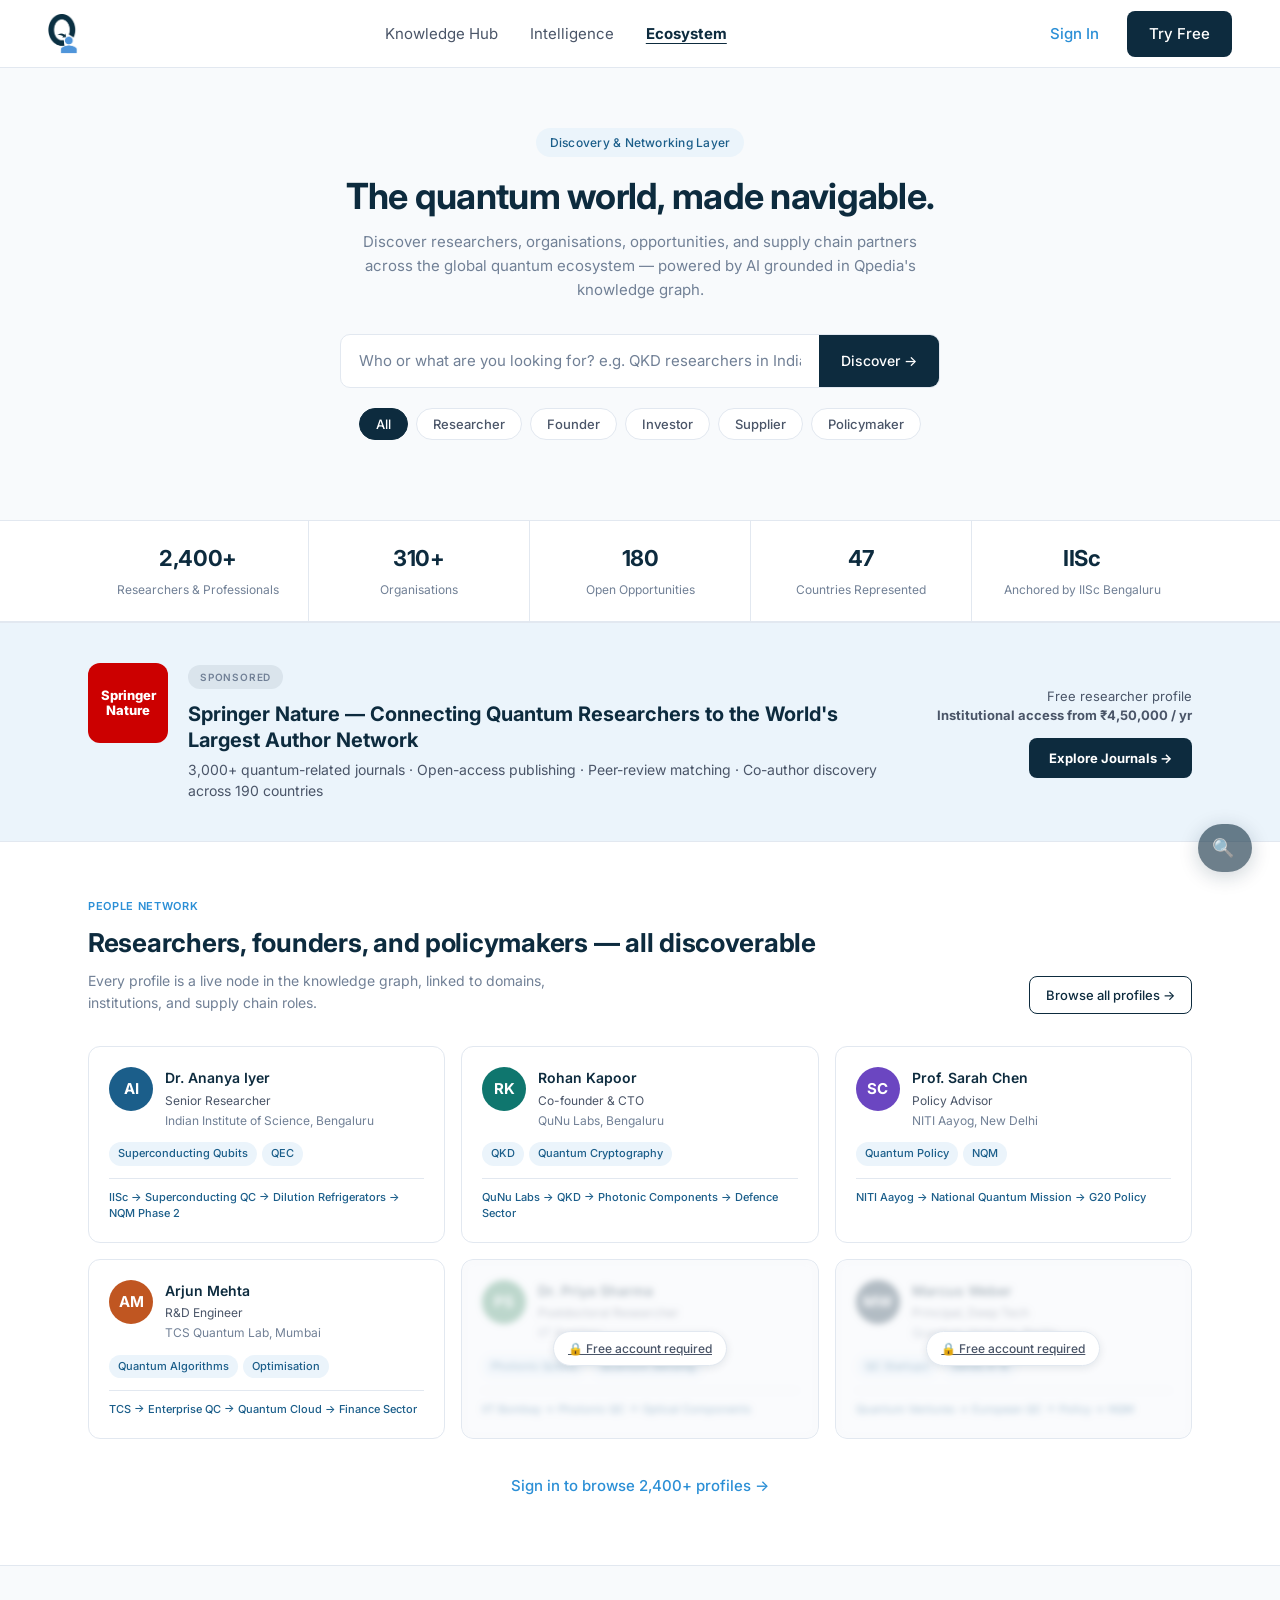
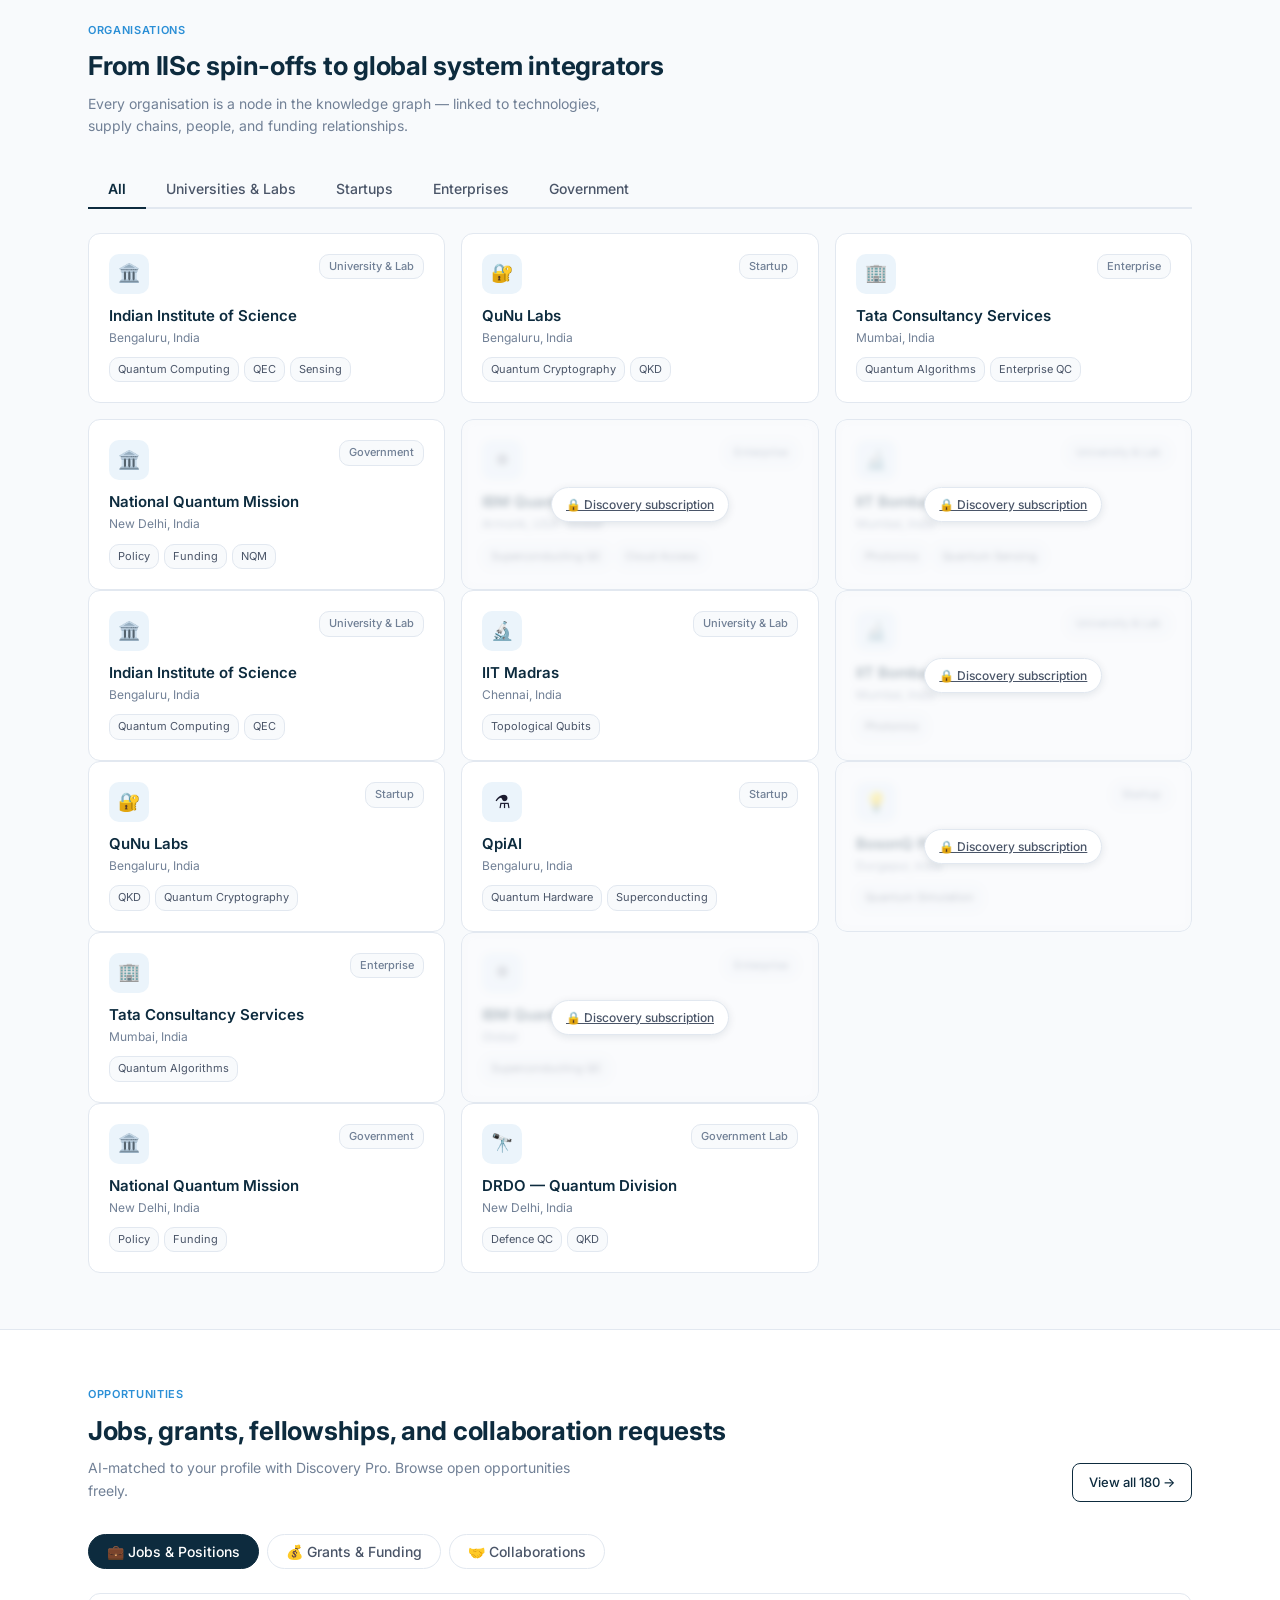
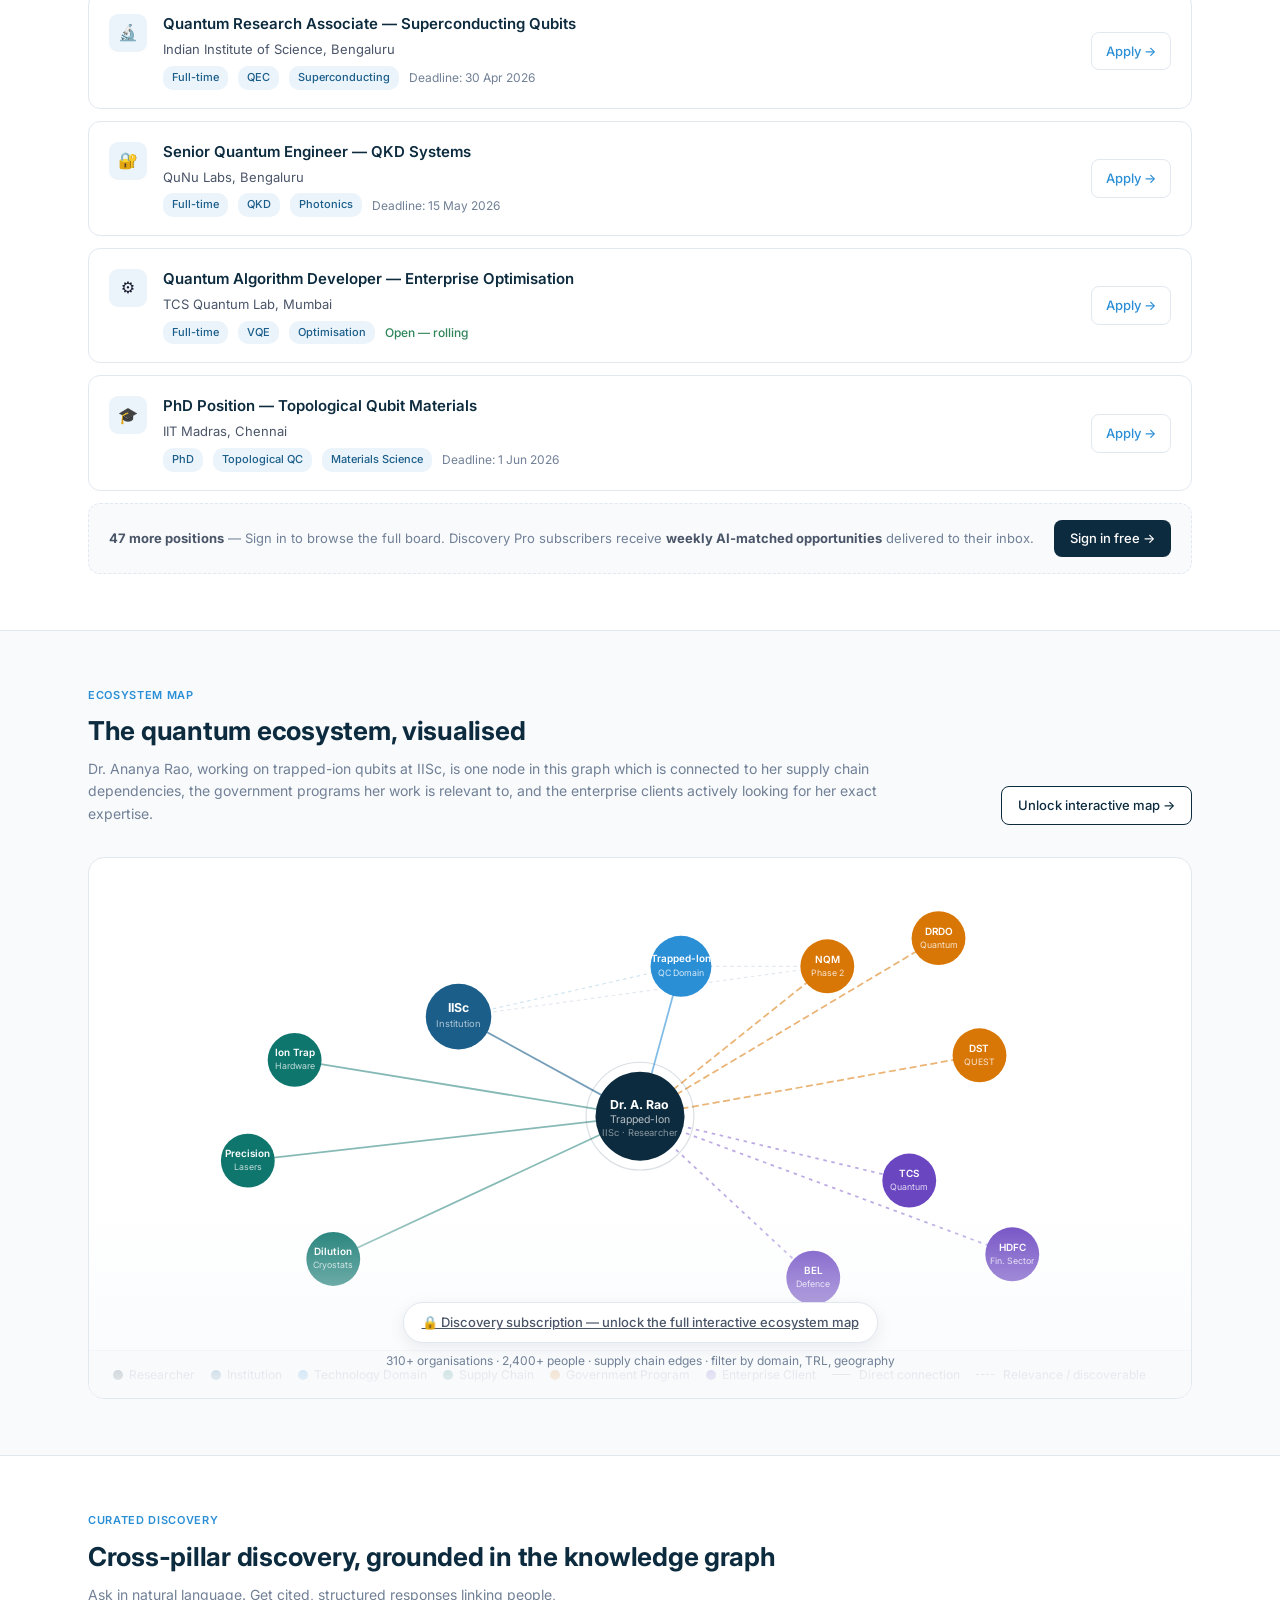
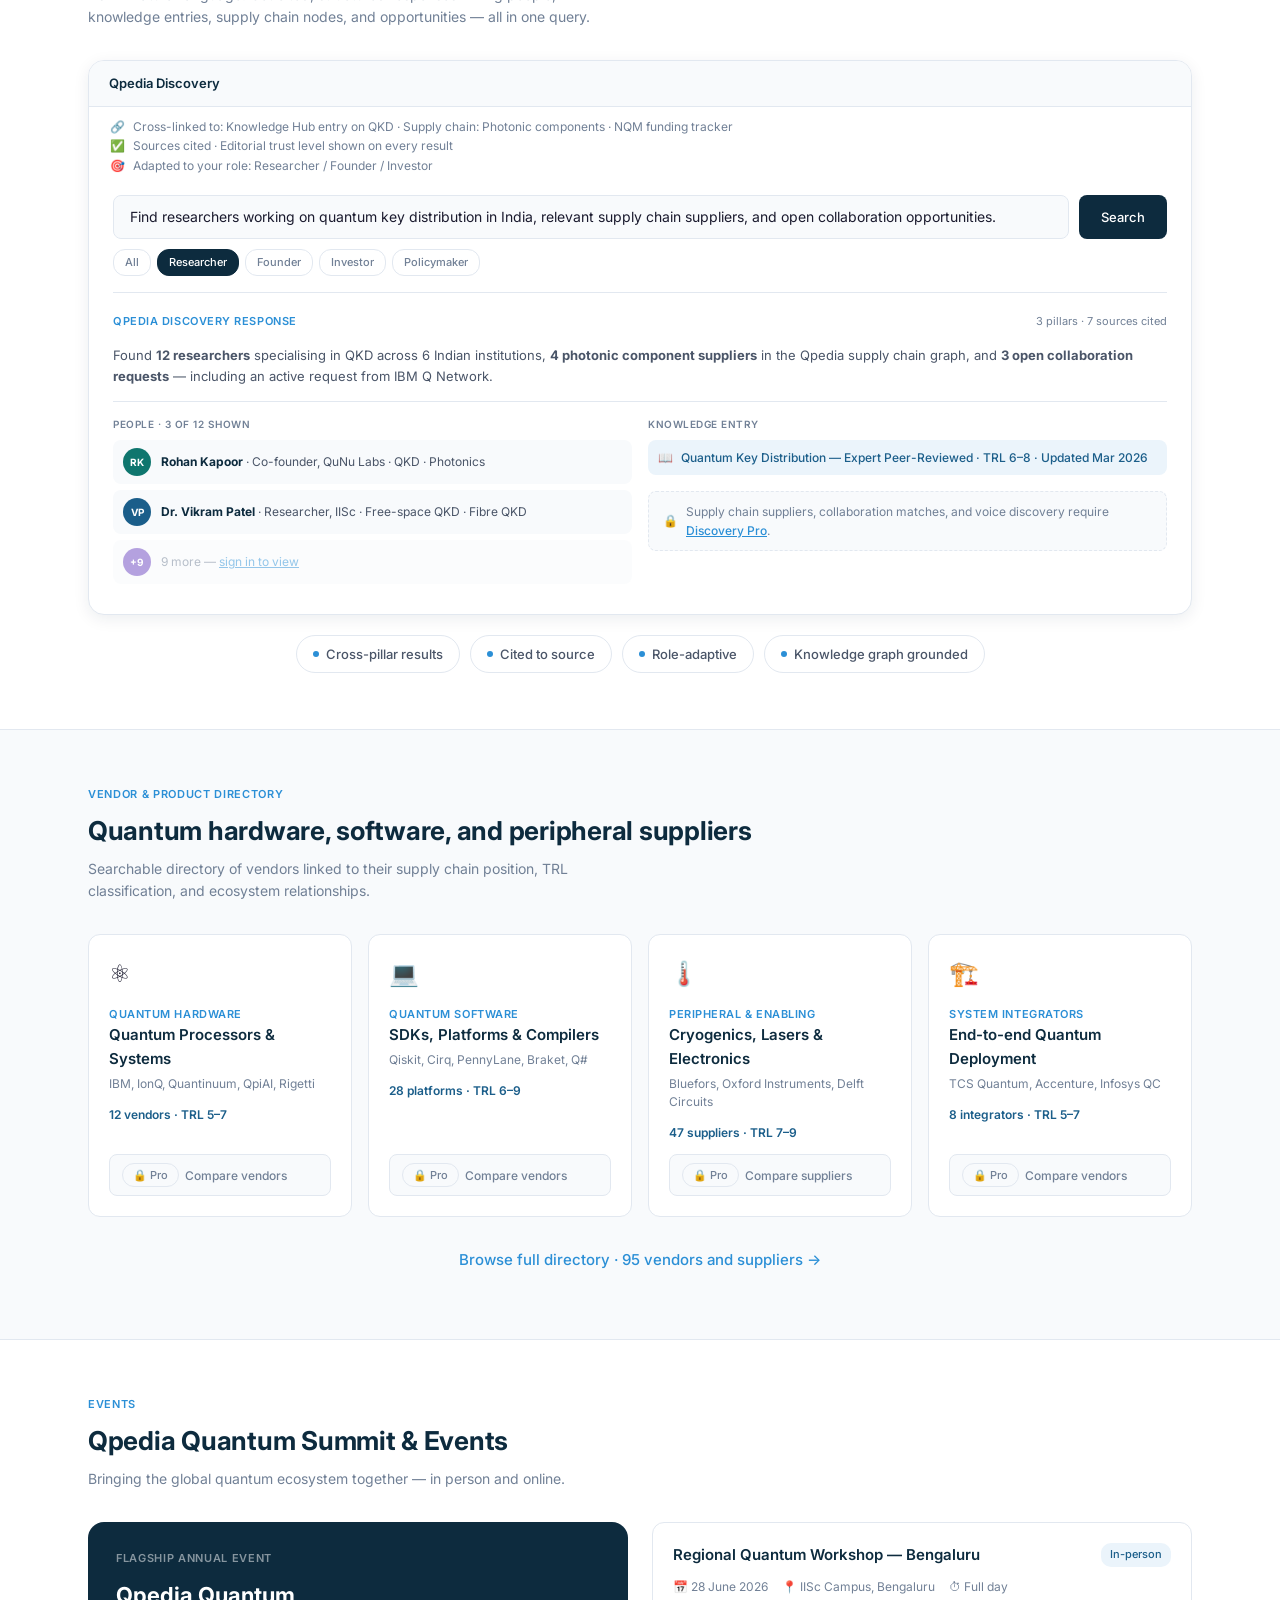
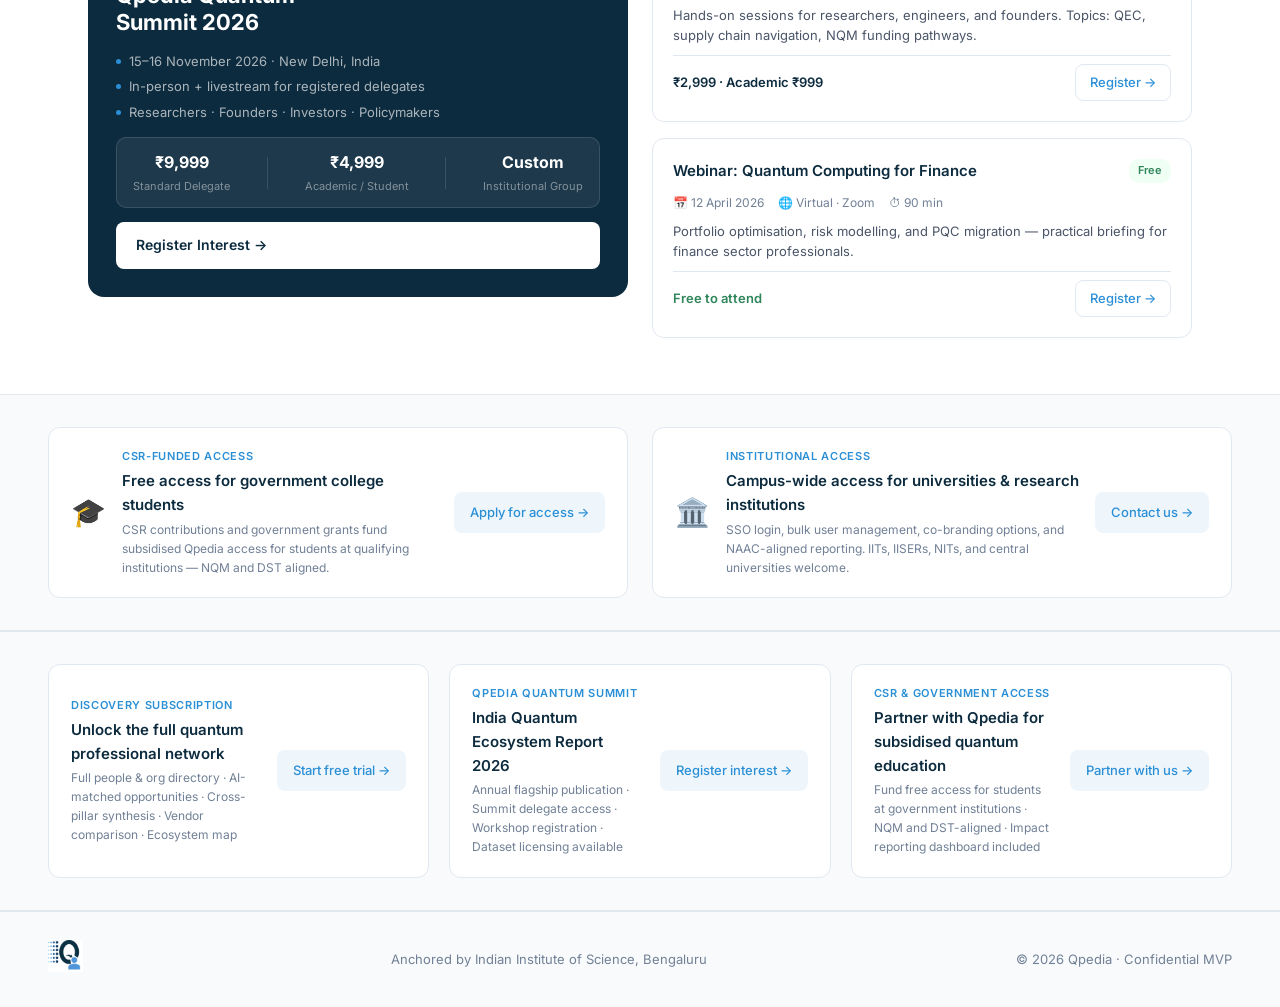
<file: ecosystem.html>
<!DOCTYPE html>
<html lang="en">

<head>
  <meta charset="UTF-8" />
  <meta name="viewport" content="width=device-width, initial-scale=1.0" />
  <title>Quantum Ecosystem — Qpedia</title>
  <link rel="icon" type="image/x-icon" href="favicon.ico">
  <meta name="description"
    content="Discover researchers, organisations, opportunities, and supply chain partners across the global quantum ecosystem. AI-assisted discovery powered by Claude, GPT, and Gemini." />
  <link rel="stylesheet" href="shared.css" />
  <link rel="stylesheet" href="shared-search.css" />

  <style>
    /* ============================================================
       ECOSYSTEM — PAGE-SPECIFIC STYLES
       All tokens from shared.css
       ============================================================ */

    /* ── Active nav ─────────────────────────────────────────── */
    .qp-nav-links a.eco-active {
      color: var(--qp-navy);
      font-weight: 700;
      text-decoration: underline;
      text-underline-offset: 4px;
    }

    /* ── Hero ─────────────────────────────────────────────────── */
    .eco-hero {
      background: var(--qp-off-white);
      border-bottom: 1px solid var(--qp-border);
      padding: 60px 48px 52px;
      text-align: center;
    }

    .eco-hero-inner {
      max-width: 820px;
      margin: 0 auto;
    }

    .eco-hero-badge {
      display: inline-block;
      background: var(--qp-blue-light);
      color: var(--qp-blue-mid);
      border-radius: 20px;
      padding: 5px 14px;
      font-size: 12px;
      font-weight: 500;
      margin-bottom: 18px;
      letter-spacing: 0.02em;
    }

    .eco-hero-h1 {
      font-size: 36px;
      font-weight: 700;
      color: var(--qp-navy);
      margin: 0 0 12px;
      line-height: 1.18;
      letter-spacing: -0.02em;
    }

    .eco-hero-sub {
      font-size: 15px;
      color: var(--qp-text-3);
      margin: 0 auto 32px;
      max-width: 560px;
      line-height: 1.6;
    }

    .eco-search-wrap {
      display: flex;
      max-width: 600px;
      margin: 0 auto 20px;
      gap: 0;
      background: white;
      border: 1.5px solid var(--qp-border);
      border-radius: 10px;
      overflow: hidden;
      transition: border-color 0.15s, box-shadow 0.15s;
    }

    .eco-search-wrap:focus-within {
      border-color: var(--qp-blue);
      box-shadow: 0 0 0 3px rgba(43, 143, 214, 0.12);
    }

    .eco-search-input {
      flex: 1;
      height: 52px;
      border: none;
      outline: none;
      padding: 0 18px;
      font-size: 15px;
      font-family: inherit;
      color: var(--qp-text);
      background: transparent;
    }

    .eco-search-input::placeholder {
      color: var(--qp-text-3);
    }

    .eco-search-btn {
      height: 52px;
      padding: 0 22px;
      background: var(--qp-navy);
      color: white;
      border: none;
      font-size: 14px;
      font-weight: 500;
      font-family: inherit;
      cursor: pointer;
      transition: background 0.15s;
      white-space: nowrap;
    }

    .eco-search-btn:hover {
      background: var(--qp-blue-mid);
    }

    .eco-role-chips {
      display: flex;
      justify-content: center;
      gap: 8px;
      flex-wrap: wrap;
      margin-bottom: 28px;
    }

    .eco-role-chip {
      background: white;
      color: var(--qp-text-2);
      border: 1px solid var(--qp-border);
      border-radius: 20px;
      padding: 7px 16px;
      font-size: 13px;
      font-weight: 500;
      cursor: pointer;
      font-family: inherit;
      transition: background 0.15s, color 0.15s, border-color 0.15s;
    }

    .eco-role-chip:hover,
    .eco-role-chip.active {
      background: var(--qp-navy);
      color: white;
      border-color: var(--qp-navy);
    }

    .eco-hero-note {
      font-size: 12px;
      color: var(--qp-text-3);
      margin-top: 8px;
    }

    /* ── Stats Strip ──────────────────────────────────────────── */
    .eco-stats-strip {
      background: white;
      border-bottom: 1px solid var(--qp-border);
      padding: 0;
    }

    .eco-stats-inner {
      max-width: 1200px;
      margin: 0 auto;
      padding: 0 48px;
      display: flex;
      align-items: stretch;
    }

    .eco-stat-item {
      flex: 1;
      text-align: center;
      padding: 20px 12px;
      border-right: 1px solid var(--qp-border);
    }

    .eco-stat-item:last-child {
      border-right: none;
    }

    .eco-stat-value {
      display: block;
      font-size: 22px;
      font-weight: 700;
      color: var(--qp-navy);
      letter-spacing: -0.02em;
    }

    .eco-stat-label {
      font-size: 12px;
      color: var(--qp-text-3);
      margin-top: 2px;
    }

    /* ── Shared section styles ────────────────────────────────── */
    .eco-section {
      padding: 56px 0;
    }

    .eco-section.eco-alt {
      background: var(--qp-off-white);
      border-top: 1px solid var(--qp-border);
      border-bottom: 1px solid var(--qp-border);
    }

    .eco-section-header {
      display: flex;
      justify-content: space-between;
      align-items: flex-end;
      margin-bottom: 32px;
    }

    .eco-section-label {
      font-size: 11px;
      font-weight: 600;
      letter-spacing: 0.06em;
      text-transform: uppercase;
      color: var(--qp-blue);
      margin-bottom: 6px;
    }

    .eco-section-h2 {
      font-size: 26px;
      font-weight: 700;
      color: var(--qp-navy);
      letter-spacing: -0.01em;
      margin: 0 0 6px;
    }

    .eco-section-sub {
      font-size: 14px;
      color: var(--qp-text-3);
      max-width: 520px;
      line-height: 1.6;
    }

    .eco-section-sub1 {
      font-size: 14px;
      color: var(--qp-text-3);
      max-width: 800px;
      line-height: 1.6;
    }

    /* ── Lock pattern ─────────────────────────────────────────── */
    .eco-locked-wrap {
      position: relative;
      border-radius: var(--qp-radius);
      overflow: hidden;
    }

    .eco-locked-wrap .eco-lock-inner {
      filter: blur(3px);
      pointer-events: none;
      user-select: none;
    }

    .eco-lock-overlay {
      position: absolute;
      inset: 0;
      background: rgba(248, 250, 252, 0.7);
      display: flex;
      align-items: center;
      justify-content: center;
      border-radius: var(--qp-radius);
      border: 1px solid var(--qp-border);
    }

    .eco-lock-badge {
      background: white;
      border: 1px solid var(--qp-border);
      border-radius: 20px;
      padding: 7px 14px;
      font-size: 12px;
      font-weight: 500;
      color: var(--qp-text-2);
      box-shadow: 0 2px 8px rgba(13, 43, 62, 0.1);
      white-space: nowrap;
    }

    /* Inline lock badge (for cards that show badge inside, not overlay) */
    .eco-lock-badge-inline {
      display: inline-flex;
      align-items: center;
      gap: 4px;
      background: var(--qp-off-white);
      border: 1px solid var(--qp-border);
      border-radius: 20px;
      padding: 4px 10px;
      font-size: 11px;
      font-weight: 500;
      color: var(--qp-text-3);
    }

    /* ── People Network ───────────────────────────────────────── */
    .eco-people-grid {
      display: grid;
      grid-template-columns: repeat(3, 1fr);
      gap: 16px;
    }

    .eco-person-card {
      background: white;
      border: 1px solid var(--qp-border);
      border-radius: var(--qp-radius);
      padding: 20px;
      display: flex;
      flex-direction: column;
      gap: 12px;
      transition: border-color 0.2s, box-shadow 0.2s;
      cursor: pointer;
    }

    .eco-person-card:hover {
      border-color: #B5D0E8;
      box-shadow: var(--qp-shadow);
    }

    .eco-person-header {
      display: flex;
      align-items: flex-start;
      gap: 12px;
    }

    .eco-person-avatar {
      width: 44px;
      height: 44px;
      border-radius: 50%;
      display: flex;
      align-items: center;
      justify-content: center;
      font-size: 15px;
      font-weight: 700;
      color: white;
      flex-shrink: 0;
    }

    .eco-person-meta {
      flex: 1;
      min-width: 0;
    }

    .eco-person-name {
      font-size: 14px;
      font-weight: 600;
      color: var(--qp-navy);
      white-space: nowrap;
      overflow: hidden;
      text-overflow: ellipsis;
    }

    .eco-person-role {
      font-size: 12px;
      color: var(--qp-text-2);
      margin: 1px 0;
    }

    .eco-person-inst {
      font-size: 12px;
      color: var(--qp-text-3);
    }

    .eco-person-chips {
      display: flex;
      flex-wrap: wrap;
      gap: 5px;
    }

    .eco-person-chip {
      background: var(--qp-blue-light);
      color: var(--qp-blue-mid);
      border-radius: 12px;
      padding: 3px 9px;
      font-size: 11px;
      font-weight: 500;
    }

    .eco-person-chain {
      border-top: 1px solid var(--qp-border);
      padding-top: 10px;
      font-size: 11px;
      color: var(--qp-text-3);
      line-height: 1.5;
    }

    .eco-person-chain-path {
      color: var(--qp-blue-mid);
      font-weight: 500;
    }

    .eco-people-footer {
      margin-top: 24px;
      text-align: center;
    }

    /* ── Organisation Directory ───────────────────────────────── */
    .eco-org-tabs {
      display: flex;
      gap: 0;
      border-bottom: 2px solid var(--qp-border);
      margin-bottom: 24px;
    }

    .eco-org-tab {
      padding: 10px 20px;
      font-size: 14px;
      font-weight: 500;
      color: var(--qp-text-2);
      cursor: pointer;
      border-bottom: 2px solid transparent;
      margin-bottom: -2px;
      background: transparent;
      border-top: none;
      border-left: none;
      border-right: none;
      font-family: inherit;
      transition: color 0.15s, border-bottom-color 0.15s;
      white-space: nowrap;
    }

    .eco-org-tab:hover {
      color: var(--qp-navy);
    }

    .eco-org-tab.active {
      color: var(--qp-navy);
      font-weight: 600;
      border-bottom-color: var(--qp-navy);
    }

    .eco-org-grid {
      display: grid;
      grid-template-columns: repeat(3, 1fr);
      gap: 16px;
    }

    .eco-org-card {
      background: white;
      border: 1px solid var(--qp-border);
      border-radius: var(--qp-radius);
      padding: 20px;
      display: flex;
      flex-direction: column;
      gap: 10px;
      transition: border-color 0.2s, box-shadow 0.2s;
      cursor: pointer;
    }

    .eco-org-card:hover {
      border-color: #B5D0E8;
      box-shadow: var(--qp-shadow);
    }

    .eco-org-card-top {
      display: flex;
      align-items: flex-start;
      justify-content: space-between;
      gap: 8px;
    }

    .eco-org-icon {
      width: 40px;
      height: 40px;
      border-radius: 10px;
      background: var(--qp-blue-light);
      display: flex;
      align-items: center;
      justify-content: center;
      font-size: 18px;
      flex-shrink: 0;
    }

    .eco-org-type-badge {
      font-size: 11px;
      font-weight: 500;
      color: var(--qp-text-3);
      background: var(--qp-off-white);
      border: 1px solid var(--qp-border);
      border-radius: 10px;
      padding: 3px 9px;
    }

    .eco-org-name {
      font-size: 15px;
      font-weight: 600;
      color: var(--qp-navy);
    }

    .eco-org-location {
      font-size: 12px;
      color: var(--qp-text-3);
    }

    .eco-org-chips {
      display: flex;
      flex-wrap: wrap;
      gap: 5px;
    }

    .eco-org-chip {
      background: var(--qp-off-white);
      color: var(--qp-text-2);
      border: 1px solid var(--qp-border);
      border-radius: 10px;
      padding: 3px 8px;
      font-size: 11px;
    }

    /* ── Opportunity Board ────────────────────────────────────── */
    .eco-opp-tabs {
      display: flex;
      gap: 8px;
      margin-bottom: 24px;
    }

    .eco-opp-tab {
      padding: 8px 18px;
      font-size: 14px;
      font-weight: 500;
      color: var(--qp-text-2);
      cursor: pointer;
      background: white;
      border: 1px solid var(--qp-border);
      border-radius: 20px;
      font-family: inherit;
      transition: all 0.15s;
    }

    .eco-opp-tab:hover {
      border-color: var(--qp-blue);
      color: var(--qp-navy);
    }

    .eco-opp-tab.active {
      background: var(--qp-navy);
      color: white;
      border-color: var(--qp-navy);
    }

    .eco-opp-list {
      display: flex;
      flex-direction: column;
      gap: 12px;
    }

    .eco-opp-card {
      background: white;
      border: 1px solid var(--qp-border);
      border-radius: var(--qp-radius);
      padding: 18px 20px;
      display: flex;
      align-items: flex-start;
      gap: 16px;
      transition: border-color 0.2s, box-shadow 0.2s;
      cursor: pointer;
    }

    .eco-opp-card:hover {
      border-color: #B5D0E8;
      box-shadow: var(--qp-shadow);
    }

    .eco-opp-icon {
      width: 38px;
      height: 38px;
      border-radius: 9px;
      background: var(--qp-blue-light);
      display: flex;
      align-items: center;
      justify-content: center;
      font-size: 16px;
      flex-shrink: 0;
      margin-top: 2px;
    }

    .eco-opp-body {
      flex: 1;
    }

    .eco-opp-title {
      font-size: 15px;
      font-weight: 600;
      color: var(--qp-navy);
      margin-bottom: 3px;
    }

    .eco-opp-org {
      font-size: 13px;
      color: var(--qp-text-2);
      margin-bottom: 6px;
    }

    .eco-opp-meta {
      display: flex;
      align-items: center;
      gap: 10px;
      flex-wrap: wrap;
    }

    .eco-opp-tag {
      font-size: 11px;
      font-weight: 500;
      color: var(--qp-blue-mid);
      background: var(--qp-blue-light);
      border-radius: 10px;
      padding: 3px 9px;
    }

    .eco-opp-deadline {
      font-size: 12px;
      color: var(--qp-text-3);
    }

    .eco-opp-deadline.urgent {
      color: var(--qp-warning);
      font-weight: 500;
    }

    .eco-opp-action {
      flex-shrink: 0;
      font-size: 13px;
      font-weight: 500;
      color: var(--qp-blue);
      text-decoration: none;
      padding: 8px 14px;
      border: 1px solid var(--qp-border);
      border-radius: var(--qp-radius-sm);
      transition: all 0.15s;
      align-self: center;
    }

    .eco-opp-action:hover {
      background: var(--qp-blue);
      color: white;
      border-color: var(--qp-blue);
    }

    .eco-opp-gate {
      background: var(--qp-off-white);
      border: 1px dashed var(--qp-border);
      border-radius: var(--qp-radius);
      padding: 16px 20px;
      display: flex;
      align-items: center;
      justify-content: space-between;
      gap: 16px;
    }

    .eco-opp-gate-text {
      font-size: 13px;
      color: var(--qp-text-3);
    }

    .eco-opp-gate-text strong {
      color: var(--qp-text-2);
    }

    /* ── Ecosystem Map ────────────────────────────────────────── */
    .eco-map-container {
      position: relative;
      background: white;
      border: 1px solid var(--qp-border);
      border-radius: var(--qp-radius-lg);
      overflow: hidden;
      margin-top: 8px;
    }

    .eco-map-svg-wrap {
      display: flex;
      justify-content: center;
      padding: 24px 24px 0;
    }

    .eco-map-svg-wrap svg {
      width: 100%;
      max-width: 960px;
      height: auto;
    }

    .eco-map-lock-bar {
      background: linear-gradient(to bottom, transparent, rgba(248, 250, 252, 0.98));
      position: absolute;
      bottom: 0;
      left: 0;
      right: 0;
      height: 190px;
      display: flex;
      flex-direction: column;
      align-items: center;
      justify-content: flex-end;
      padding-bottom: 28px;
      gap: 8px;
    }

    .eco-map-lock-badge {
      background: white;
      border: 1px solid var(--qp-border);
      border-radius: 20px;
      padding: 9px 18px;
      font-size: 13px;
      font-weight: 500;
      color: var(--qp-text-2);
      box-shadow: var(--qp-shadow);
    }

    .eco-map-lock-sub {
      font-size: 12px;
      color: var(--qp-text-3);
    }

    .eco-map-legend {
      display: flex;
      gap: 16px;
      flex-wrap: wrap;
      padding: 14px 24px;
      border-top: 1px solid var(--qp-border);
      background: var(--qp-off-white);
    }

    .eco-map-legend-item {
      display: flex;
      align-items: center;
      gap: 6px;
      font-size: 12px;
      color: var(--qp-text-3);
    }

    .eco-map-legend-dot {
      width: 10px;
      height: 10px;
      border-radius: 50%;
      flex-shrink: 0;
    }

    /* ── Curated Discovery Demo Frame ────────────────────────── */
    .eco-demo-frame {
      background: white;
      border: 1px solid var(--qp-border);
      border-radius: var(--qp-radius-lg);
      overflow: hidden;
      box-shadow: var(--qp-shadow);
    }

    .eco-demo-chrome {
      background: var(--qp-off-white);
      border-bottom: 1px solid var(--qp-border);
      padding: 12px 20px;
      display: flex;
      align-items: center;
      justify-content: space-between;
    }

    .eco-demo-chrome-left {
      display: flex;
      align-items: center;
      gap: 10px;
    }

    .eco-demo-chrome-dots {
      display: flex;
      gap: 5px;
    }

    .eco-demo-chrome-dot {
      width: 9px;
      height: 9px;
      border-radius: 50%;
    }

    .eco-demo-chrome-title {
      font-size: 13px;
      font-weight: 600;
      color: var(--qp-navy);
    }

    .eco-demo-model-badges {
      display: flex;
      gap: 6px;
    }

    .eco-model-badge {
      font-size: 10px;
      font-weight: 600;
      letter-spacing: 0.03em;
      padding: 3px 8px;
      border-radius: 10px;
    }

    .eco-model-badge.claude {
      background: #F0F0FF;
      color: #5B5BD6;
    }

    .eco-model-badge.gpt {
      background: #F0FFF4;
      color: #2F855A;
    }

    .eco-model-badge.gemini {
      background: #FFF8F0;
      color: #C05621;
    }

    .eco-demo-search-row {
      padding: 20px 24px 0;
      display: flex;
      gap: 10px;
    }

    .eco-demo-search-input {
      flex: 1;
      height: 44px;
      border: 1.5px solid var(--qp-border);
      border-radius: 8px;
      padding: 0 16px;
      font-size: 14px;
      font-family: inherit;
      color: var(--qp-text);
      background: var(--qp-off-white);
      outline: none;
    }

    .eco-demo-search-btn {
      height: 44px;
      padding: 0 22px;
      background: var(--qp-navy);
      color: white;
      border: none;
      border-radius: 8px;
      font-size: 13px;
      font-weight: 500;
      font-family: inherit;
      cursor: default;
      white-space: nowrap;
    }

    .eco-demo-role-row {
      padding: 10px 24px 16px;
      display: flex;
      gap: 6px;
      flex-wrap: wrap;
    }

    .eco-demo-role-chip {
      font-size: 11px;
      font-weight: 500;
      padding: 4px 11px;
      border-radius: 12px;
      border: 1px solid var(--qp-border);
      color: var(--qp-text-3);
      background: white;
    }

    .eco-demo-role-chip.active {
      background: var(--qp-navy);
      color: white;
      border-color: var(--qp-navy);
    }

    .eco-demo-divider {
      height: 1px;
      background: var(--qp-border);
      margin: 0 24px;
    }

    .eco-demo-response {
      padding: 20px 24px 24px;
      display: flex;
      flex-direction: column;
      gap: 14px;
    }

    .eco-demo-response-header {
      display: flex;
      align-items: center;
      justify-content: space-between;
    }

    .eco-demo-response-label {
      font-size: 11px;
      font-weight: 600;
      letter-spacing: 0.05em;
      text-transform: uppercase;
      color: var(--qp-blue);
    }

    .eco-demo-summary {
      font-size: 13px;
      color: var(--qp-text-2);
      line-height: 1.6;
      padding-bottom: 14px;
      border-bottom: 1px solid var(--qp-border);
    }

    .eco-demo-results-row {
      display: grid;
      grid-template-columns: 1fr 1fr;
      gap: 16px;
      align-items: start;
    }

    /* shared result sub-components (reused inside demo frame) */
    .eco-discovery-result-group-label {
      font-size: 10px;
      font-weight: 600;
      letter-spacing: 0.05em;
      text-transform: uppercase;
      color: var(--qp-text-3);
      margin-bottom: 8px;
    }

    .eco-discovery-mini-card {
      display: flex;
      align-items: center;
      gap: 10px;
      padding: 8px 10px;
      background: var(--qp-off-white);
      border-radius: 8px;
      margin-bottom: 6px;
      font-size: 12px;
      color: var(--qp-text-2);
    }

    .eco-discovery-mini-avatar {
      width: 28px;
      height: 28px;
      border-radius: 50%;
      display: flex;
      align-items: center;
      justify-content: center;
      font-size: 10px;
      font-weight: 700;
      color: white;
      flex-shrink: 0;
    }

    .eco-discovery-kg-link {
      display: flex;
      align-items: center;
      gap: 8px;
      padding: 8px 10px;
      background: var(--qp-blue-light);
      border-radius: 8px;
      margin-bottom: 6px;
      font-size: 12px;
      color: var(--qp-blue-mid);
      font-weight: 500;
    }

    .eco-discovery-lock-note {
      background: var(--qp-off-white);
      border: 1px dashed var(--qp-border);
      border-radius: 8px;
      padding: 10px 14px;
      font-size: 12px;
      color: var(--qp-text-3);
      display: flex;
      align-items: center;
      gap: 8px;
    }

    /* Feature pills below the frame */
    .eco-demo-pills {
      display: flex;
      justify-content: center;
      gap: 10px;
      margin-top: 20px;
      flex-wrap: wrap;
    }

    .eco-demo-pill {
      display: inline-flex;
      align-items: center;
      gap: 7px;
      font-size: 13px;
      font-weight: 500;
      color: var(--qp-text-2);
      background: white;
      border: 1px solid var(--qp-border);
      border-radius: 20px;
      padding: 8px 16px;
    }

    .eco-demo-pill-dot {
      width: 6px;
      height: 6px;
      border-radius: 50%;
      background: var(--qp-blue);
      flex-shrink: 0;
    }

    /* ── Vendor Directory ─────────────────────────────────────── */
    .eco-vendor-grid {
      display: grid;
      grid-template-columns: repeat(4, 1fr);
      gap: 16px;
    }

    .eco-vendor-card {
      background: white;
      border: 1px solid var(--qp-border);
      border-radius: var(--qp-radius);
      padding: 20px;
      display: flex;
      flex-direction: column;
      gap: 12px;
      transition: border-color 0.2s, box-shadow 0.2s;
    }

    .eco-vendor-card:hover {
      border-color: #B5D0E8;
      box-shadow: var(--qp-shadow);
    }

    .eco-vendor-icon {
      font-size: 24px;
    }

    .eco-vendor-category {
      font-size: 11px;
      font-weight: 600;
      letter-spacing: 0.05em;
      text-transform: uppercase;
      color: var(--qp-blue);
    }

    .eco-vendor-title {
      font-size: 15px;
      font-weight: 600;
      color: var(--qp-navy);
      margin-bottom: 4px;
    }

    .eco-vendor-examples {
      font-size: 12px;
      color: var(--qp-text-3);
      line-height: 1.5;
    }

    .eco-vendor-count {
      font-size: 12px;
      font-weight: 600;
      color: var(--qp-blue-mid);
    }

    .eco-vendor-compare-btn {
      display: flex;
      align-items: center;
      gap: 6px;
      font-size: 12px;
      font-weight: 500;
      color: var(--qp-text-3);
      background: var(--qp-off-white);
      border: 1px solid var(--qp-border);
      border-radius: var(--qp-radius-sm);
      padding: 8px 12px;
      cursor: default;
      font-family: inherit;
      margin-top: auto;
    }

    /* ── Events & Summit ──────────────────────────────────────── */
    .eco-events-layout {
      display: grid;
      grid-template-columns: 1fr 1fr;
      gap: 24px;
      align-items: start;
    }

    .eco-summit-card {
      background: var(--qp-navy);
      border-radius: var(--qp-radius-lg);
      padding: 28px;
      display: flex;
      flex-direction: column;
      gap: 14px;
    }

    .eco-summit-label {
      font-size: 11px;
      font-weight: 600;
      letter-spacing: 0.06em;
      text-transform: uppercase;
      color: rgba(255, 255, 255, 0.5);
    }

    .eco-summit-title {
      font-size: 22px;
      font-weight: 700;
      color: white;
      line-height: 1.25;
    }

    .eco-summit-meta {
      display: flex;
      flex-direction: column;
      gap: 5px;
    }

    .eco-summit-meta-item {
      display: flex;
      align-items: center;
      gap: 8px;
      font-size: 13px;
      color: rgba(255, 255, 255, 0.65);
    }

    .eco-summit-meta-dot {
      width: 5px;
      height: 5px;
      border-radius: 50%;
      background: var(--qp-blue);
      flex-shrink: 0;
    }

    .eco-summit-pricing {
      background: rgba(255, 255, 255, 0.07);
      border: 1px solid rgba(255, 255, 255, 0.12);
      border-radius: 10px;
      padding: 12px 16px;
      display: flex;
      justify-content: space-between;
      align-items: center;
    }

    .eco-summit-price-item {
      text-align: center;
    }

    .eco-summit-price-value {
      font-size: 16px;
      font-weight: 700;
      color: white;
    }

    .eco-summit-price-label {
      font-size: 11px;
      color: rgba(255, 255, 255, 0.45);
      margin-top: 2px;
    }

    .eco-summit-price-divider {
      width: 1px;
      height: 32px;
      background: rgba(255, 255, 255, 0.12);
    }

    .eco-summit-cta {
      display: inline-flex;
      align-items: center;
      gap: 6px;
      background: white;
      color: var(--qp-navy);
      border-radius: var(--qp-radius-sm);
      padding: 12px 20px;
      font-size: 14px;
      font-weight: 600;
      text-decoration: none;
      transition: background 0.15s;
    }

    .eco-summit-cta:hover {
      background: var(--qp-blue-light);
    }

    .eco-events-right {
      display: flex;
      flex-direction: column;
      gap: 16px;
    }

    .eco-event-card {
      background: white;
      border: 1px solid var(--qp-border);
      border-radius: var(--qp-radius);
      padding: 20px;
      display: flex;
      flex-direction: column;
      gap: 10px;
      transition: border-color 0.2s, box-shadow 0.2s;
    }

    .eco-event-card:hover {
      border-color: #B5D0E8;
      box-shadow: var(--qp-shadow);
    }

    .eco-event-card-top {
      display: flex;
      justify-content: space-between;
      align-items: flex-start;
      gap: 8px;
    }

    .eco-event-type-badge {
      font-size: 11px;
      font-weight: 500;
      color: var(--qp-blue-mid);
      background: var(--qp-blue-light);
      border-radius: 10px;
      padding: 3px 9px;
      white-space: nowrap;
    }

    .eco-event-free-badge {
      font-size: 11px;
      font-weight: 600;
      color: var(--qp-success);
      background: #F0FFF4;
      border-radius: 10px;
      padding: 3px 9px;
      white-space: nowrap;
    }

    .eco-event-title {
      font-size: 15px;
      font-weight: 600;
      color: var(--qp-navy);
    }

    .eco-event-details {
      font-size: 12px;
      color: var(--qp-text-3);
      display: flex;
      gap: 14px;
    }

    .eco-event-card-footer {
      display: flex;
      align-items: center;
      justify-content: space-between;
      padding-top: 8px;
      border-top: 1px solid var(--qp-border);
    }

    .eco-event-price {
      font-size: 13px;
      font-weight: 600;
      color: var(--qp-navy);
    }

    .eco-event-register {
      font-size: 13px;
      font-weight: 500;
      color: var(--qp-blue);
      text-decoration: none;
      padding: 7px 14px;
      border: 1px solid var(--qp-border);
      border-radius: var(--qp-radius-sm);
      transition: all 0.15s;
    }

    .eco-event-register:hover {
      background: var(--qp-blue);
      color: white;
      border-color: var(--qp-blue);
    }

    /* ── CSR Strip ────────────────────────────────────────────── */
    .eco-csr-strip {
      background: var(--qp-off-white);
      border-top: 1px solid var(--qp-border);
      border-bottom: 1px solid var(--qp-border);
      padding: 32px 48px;
    }

    .eco-csr-inner {
      max-width: 1200px;
      margin: 0 auto;
      display: flex;
      gap: 24px;
      align-items: stretch;
    }

    .eco-csr-card {
      flex: 1;
      background: white;
      border: 1px solid var(--qp-border);
      border-radius: var(--qp-radius);
      padding: 20px 22px;
      display: flex;
      align-items: center;
      gap: 16px;
    }

    .eco-csr-card:hover {
      border-color: #B5D0E8;
    }

    .eco-csr-emoji {
      font-size: 28px;
      flex-shrink: 0;
    }

    .eco-csr-body {
      flex: 1;
    }

    .eco-csr-label {
      font-size: 11px;
      font-weight: 600;
      letter-spacing: 0.06em;
      text-transform: uppercase;
      color: var(--qp-blue);
      margin-bottom: 3px;
    }

    .eco-csr-title {
      font-size: 15px;
      font-weight: 600;
      color: var(--qp-navy);
      margin-bottom: 3px;
    }

    .eco-csr-sub {
      font-size: 12px;
      color: var(--qp-text-3);
    }

    .eco-csr-action {
      flex-shrink: 0;
      font-size: 13px;
      font-weight: 500;
      text-decoration: none;
      color: var(--qp-blue);
      padding: 10px 16px;
      background: rgba(43, 143, 214, 0.08);
      border-radius: var(--qp-radius-sm);
      transition: background 0.15s, color 0.15s;
      white-space: nowrap;
    }

    .eco-csr-action:hover {
      background: var(--qp-blue);
      color: white;
    }

    /* ── Revenue Strip ────────────────────────────────────────── */
    .eco-revenue-strip {
      background: var(--qp-off-white);
      border-top: 1px solid var(--qp-border);
      border-bottom: 1px solid var(--qp-border);
      padding: 32px 48px;
    }

    .eco-revenue-inner {
      max-width: 1200px;
      margin: 0 auto;
      display: flex;
      gap: 20px;
      align-items: stretch;
    }

    .eco-revenue-card {
      flex: 1;
      background: white;
      border: 1px solid var(--qp-border);
      border-radius: var(--qp-radius);
      padding: 20px 22px;
      display: flex;
      align-items: center;
      gap: 16px;
      transition: border-color 0.2s;
    }

    .eco-revenue-card:hover {
      border-color: var(--qp-blue);
    }

    .eco-revenue-body {
      flex: 1;
    }

    .eco-revenue-label {
      font-size: 11px;
      font-weight: 600;
      letter-spacing: 0.06em;
      text-transform: uppercase;
      color: var(--qp-blue);
      margin-bottom: 3px;
    }

    .eco-revenue-title {
      font-size: 15px;
      font-weight: 600;
      color: var(--qp-navy);
      margin-bottom: 2px;
    }

    .eco-revenue-sub {
      font-size: 12px;
      color: var(--qp-text-3);
    }

    .eco-revenue-action {
      flex-shrink: 0;
      font-size: 13px;
      font-weight: 500;
      text-decoration: none;
      color: var(--qp-blue);
      padding: 10px 16px;
      background: rgba(43, 143, 214, 0.08);
      border-radius: var(--qp-radius-sm);
      transition: background 0.15s, color 0.15s;
      white-space: nowrap;
    }

    .eco-revenue-action:hover {
      background: var(--qp-blue);
      color: white;
    }

    /* ── Discovery Ad Bar (Stream G) ──────────────────────── */
    .eco-ad-bar {
      background: var(--qp-blue-light);
      border-top: 1px solid var(--qp-border);
      border-bottom: 1px solid var(--qp-border);
      padding: 40px 0;
    }

    .eco-ad-bar-inner {
      max-width: 1200px;
      margin: 0 auto;
      padding: 0 48px;
      display: flex;
      align-items: center;
      gap: 40px;
    }

    .eco-ad-bar-left {
      flex: 1;
      display: flex;
      align-items: flex-start;
      gap: 20px;
    }

    .eco-ad-bar-logo {
      width: 80px;
      height: 80px;
      background: #CC0000;
      border-radius: var(--qp-radius);
      display: flex;
      align-items: center;
      justify-content: center;
      font-size: 13px;
      font-weight: 800;
      color: #ffffff;
      flex-shrink: 0;
      text-align: center;
      line-height: 1.2;
    }

    .eco-ad-bar-copy {
      flex: 1;
    }

    .eco-ad-bar-sponsored {
      display: inline-block;
      background: rgba(13, 43, 62, 0.08);
      color: var(--qp-text-3);
      border-radius: 20px;
      padding: 4px 12px;
      font-size: 10px;
      font-weight: 600;
      letter-spacing: 0.08em;
      text-transform: uppercase;
      margin-bottom: 12px;
    }

    .eco-ad-bar-headline {
      font-size: 20px;
      font-weight: 700;
      color: var(--qp-navy);
      line-height: 1.3;
      margin-bottom: 6px;
    }

    .eco-ad-bar-sub {
      font-size: 14px;
      color: var(--qp-text-2);
      line-height: 1.5;
    }

    .eco-ad-bar-right {
      flex-shrink: 0;
      text-align: right;
      display: flex;
      flex-direction: column;
      align-items: flex-end;
      gap: 12px;
    }

    .eco-ad-bar-tagline {
      font-size: 13px;
      color: var(--qp-text-2);
      line-height: 1.5;
    }

    .eco-ad-bar-cta {
      display: inline-block;
      background: var(--qp-navy);
      color: #fff;
      border-radius: var(--qp-radius-sm);
      padding: 10px 20px;
      font-size: 13px;
      font-weight: 700;
      text-decoration: none;
      white-space: nowrap;
    }

    .eco-ad-bar-cta:hover {
      background: var(--qp-blue);
    }
  </style>
</head>

<body>
  <div class="qp-page">

    <!-- ══ NAV ══════════════════════════════════════════════════ -->
    <nav class="qp-nav">
      <a href="01_homepage.html " class="qp-nav-brand">
        <img src="Logo_OpeningPage.png" alt="Qpedia logo" />
      </a>
      <ul class="qp-nav-links">
        <li><a href="knowledge_hub.html">Knowledge Hub</a></li>
        <li><a href="intelligence.html">Intelligence</a></li>
        <li><a href="ecosystem.html" class="eco-active">Ecosystem</a></li>
      </ul>
      <div class="qp-nav-actions">
        <a href="04_signup.html" class="qp-btn-ghost" id="nav-signin">Sign In</a>
        <a href="04_signup.html" class="qp-btn-primary" id="nav-try-free">Try Free</a>
      </div>
      <button class="qp-nav-hamburger" aria-label="Toggle menu" aria-expanded="false">&#9776;</button>
    </nav>

    <main class="qp-content">

      <!-- ══ 1. HERO ══════════════════════════════════════════════ -->
      <section class="eco-hero" id="hero">
        <div class="eco-hero-inner">
          <span class="eco-hero-badge">Discovery &amp; Networking Layer</span>
          <h1 class="eco-hero-h1">The quantum world, made navigable.</h1>
          <p class="eco-hero-sub">Discover researchers, organisations, opportunities, and supply chain partners across
            the global quantum ecosystem — powered by AI grounded in Qpedia's knowledge graph.</p>

          <div class="eco-search-wrap" id="hero-search-wrap">
            <input class="eco-search-input" id="hero-search-input" type="text"
              placeholder="Who or what are you looking for? e.g. QKD researchers in India" />
            <button class="eco-search-btn" id="hero-search-btn">Discover →</button>
          </div>

          <div class="eco-role-chips" id="role-chips" aria-label="Filter by role">
            <button class="eco-role-chip active" data-role="all">All</button>
            <button class="eco-role-chip" data-role="researcher">Researcher</button>
            <button class="eco-role-chip" data-role="founder">Founder</button>
            <button class="eco-role-chip" data-role="investor">Investor</button>
            <button class="eco-role-chip" data-role="supplier">Supplier</button>
            <button class="eco-role-chip" data-role="policymaker">Policymaker</button>
          </div>
        </div>
      </section>

      <!-- ══ 2. NETWORK STATS ══════════════════════════════════════ -->
      <div class="eco-stats-strip" id="network-stats">
        <div class="eco-stats-inner">
          <div class="eco-stat-item">
            <span class="eco-stat-value">2,400+</span>
            <span class="eco-stat-label">Researchers &amp; Professionals</span>
          </div>
          <div class="eco-stat-item">
            <span class="eco-stat-value">310+</span>
            <span class="eco-stat-label">Organisations</span>
          </div>
          <div class="eco-stat-item">
            <span class="eco-stat-value">180</span>
            <span class="eco-stat-label">Open Opportunities</span>
          </div>
          <div class="eco-stat-item">
            <span class="eco-stat-value">47</span>
            <span class="eco-stat-label">Countries Represented</span>
          </div>
          <div class="eco-stat-item">
            <span class="eco-stat-value">IISc</span>
            <span class="eco-stat-label">Anchored by IISc Bengaluru</span>
          </div>
        </div>
      </div>

      <!-- ══ 2b. SPONSORED AD BAR (Revenue Stream G) ══════════════ -->
      <div class="eco-ad-bar">
        <div class="eco-ad-bar-inner">
          <div class="eco-ad-bar-left">
            <div class="eco-ad-bar-logo">Springer<br>Nature</div>
            <div class="eco-ad-bar-copy">
              <span class="eco-ad-bar-sponsored">Sponsored</span>
              <div class="eco-ad-bar-headline">Springer Nature — Connecting Quantum Researchers to the World's Largest
                Author Network</div>
              <div class="eco-ad-bar-sub">3,000+ quantum-related journals · Open-access publishing · Peer-review
                matching · Co-author discovery across 190 countries</div>
            </div>
          </div>
          <div class="eco-ad-bar-right">
            <span class="eco-ad-bar-tagline">Free researcher profile<br><strong>Institutional access from ₹4,50,000 /
                yr</strong></span>
            <a href="#" class="eco-ad-bar-cta">Explore Journals →</a>
          </div>
        </div>
      </div>

      <!-- ══ 3. PEOPLE NETWORK ═════════════════════════════════════ -->
      <section class="eco-section" id="people-network">
        <div class="qp-container">
          <div class="eco-section-header">
            <div>
              <p class="eco-section-label">People Network</p>
              <h2 class="eco-section-h2">Researchers, founders, and policymakers — all discoverable</h2>
              <p class="eco-section-sub">Every profile is a live node in the knowledge graph, linked to domains,
                institutions, and supply chain roles.</p>
            </div>
            <a href="04_signup.html" class="qp-btn-secondary qp-btn-sm" id="browse-all-people-cta">Browse all profiles
              →</a>
          </div>

          <div class="eco-people-grid" id="people-grid">

            <!-- Card 1 -->
            <div class="eco-person-card" id="person-card-1">
              <div class="eco-person-header">
                <div class="eco-person-avatar" style="background:#1B5E8A;">AI</div>
                <div class="eco-person-meta">
                  <div class="eco-person-name">Dr. Ananya Iyer</div>
                  <div class="eco-person-role">Senior Researcher</div>
                  <div class="eco-person-inst">Indian Institute of Science, Bengaluru</div>
                </div>
              </div>
              <div class="eco-person-chips">
                <span class="eco-person-chip">Superconducting Qubits</span>
                <span class="eco-person-chip">QEC</span>
              </div>
              <div class="eco-person-chain">
                <span class="eco-person-chain-path">IISc → Superconducting QC → Dilution Refrigerators → NQM Phase
                  2</span>
              </div>
            </div>

            <!-- Card 2 -->
            <div class="eco-person-card" id="person-card-2">
              <div class="eco-person-header">
                <div class="eco-person-avatar" style="background:#0F766E;">RK</div>
                <div class="eco-person-meta">
                  <div class="eco-person-name">Rohan Kapoor</div>
                  <div class="eco-person-role">Co-founder &amp; CTO</div>
                  <div class="eco-person-inst">QuNu Labs, Bengaluru</div>
                </div>
              </div>
              <div class="eco-person-chips">
                <span class="eco-person-chip">QKD</span>
                <span class="eco-person-chip">Quantum Cryptography</span>
              </div>
              <div class="eco-person-chain">
                <span class="eco-person-chain-path">QuNu Labs → QKD → Photonic Components → Defence Sector</span>
              </div>
            </div>

            <!-- Card 3 -->
            <div class="eco-person-card" id="person-card-3">
              <div class="eco-person-header">
                <div class="eco-person-avatar" style="background:#6B46C1;">SC</div>
                <div class="eco-person-meta">
                  <div class="eco-person-name">Prof. Sarah Chen</div>
                  <div class="eco-person-role">Policy Advisor</div>
                  <div class="eco-person-inst">NITI Aayog, New Delhi</div>
                </div>
              </div>
              <div class="eco-person-chips">
                <span class="eco-person-chip">Quantum Policy</span>
                <span class="eco-person-chip">NQM</span>
              </div>
              <div class="eco-person-chain">
                <span class="eco-person-chain-path">NITI Aayog → National Quantum Mission → G20 Policy</span>
              </div>
            </div>

            <!-- Card 4 -->
            <div class="eco-person-card" id="person-card-4">
              <div class="eco-person-header">
                <div class="eco-person-avatar" style="background:#C05621;">AM</div>
                <div class="eco-person-meta">
                  <div class="eco-person-name">Arjun Mehta</div>
                  <div class="eco-person-role">R&amp;D Engineer</div>
                  <div class="eco-person-inst">TCS Quantum Lab, Mumbai</div>
                </div>
              </div>
              <div class="eco-person-chips">
                <span class="eco-person-chip">Quantum Algorithms</span>
                <span class="eco-person-chip">Optimisation</span>
              </div>
              <div class="eco-person-chain">
                <span class="eco-person-chain-path">TCS → Enterprise QC → Quantum Cloud → Finance Sector</span>
              </div>
            </div>

            <!-- Card 5 — LOCKED -->
            <div class="eco-locked-wrap" id="person-card-5-wrap">
              <div class="eco-lock-inner eco-person-card">
                <div class="eco-person-header">
                  <div class="eco-person-avatar" style="background:#2F855A;">PS</div>
                  <div class="eco-person-meta">
                    <div class="eco-person-name">Dr. Priya Sharma</div>
                    <div class="eco-person-role">Postdoctoral Researcher</div>
                    <div class="eco-person-inst">IIT Bombay</div>
                  </div>
                </div>
                <div class="eco-person-chips">
                  <span class="eco-person-chip">Photonic Qubits</span>
                  <span class="eco-person-chip">Quantum Sensing</span>
                </div>
                <div class="eco-person-chain">
                  <span class="eco-person-chain-path">IIT Bombay → Photonic QC → Optical Components</span>
                </div>
              </div>
              <div class="eco-lock-overlay">
                <a href="04_signup.html" class="eco-lock-badge">🔒 Free account required</a>
              </div>
            </div>

            <!-- Card 6 — LOCKED -->
            <div class="eco-locked-wrap" id="person-card-6-wrap">
              <div class="eco-lock-inner eco-person-card">
                <div class="eco-person-header">
                  <div class="eco-person-avatar" style="background:#0D2B3E;">MW</div>
                  <div class="eco-person-meta">
                    <div class="eco-person-name">Marcus Weber</div>
                    <div class="eco-person-role">Principal, Deep Tech</div>
                    <div class="eco-person-inst">Quantum Ventures, Berlin</div>
                  </div>
                </div>
                <div class="eco-person-chips">
                  <span class="eco-person-chip">QC Startups</span>
                  <span class="eco-person-chip">Series A–B</span>
                </div>
                <div class="eco-person-chain">
                  <span class="eco-person-chain-path">Quantum Ventures → European QC → Policy → NQM</span>
                </div>
              </div>
              <div class="eco-lock-overlay">
                <a href="04_signup.html" class="eco-lock-badge">🔒 Free account required</a>
              </div>
            </div>

          </div><!-- /people-grid -->

          <div class="eco-people-footer">
            <a href="04_signup.html" class="qp-btn-ghost" id="people-see-more-cta">Sign in to browse 2,400+ profiles
              →</a>
          </div>
        </div>
      </section>

      <!-- ══ 4. ORGANISATION DIRECTORY ════════════════════════════ -->
      <section class="eco-section eco-alt" id="org-directory">
        <div class="qp-container">
          <div class="eco-section-header">
            <div>
              <p class="eco-section-label">Organisations</p>
              <h2 class="eco-section-h2">From IISc spin-offs to global system integrators</h2>
              <p class="eco-section-sub">Every organisation is a node in the knowledge graph — linked to technologies,
                supply chains, people, and funding relationships.</p>
            </div>
          </div>

          <div class="eco-org-tabs" id="org-tabs" role="tablist">
            <button class="eco-org-tab active" data-group="orgs" data-target="org-panel-all" role="tab">All</button>
            <button class="eco-org-tab" data-group="orgs" data-target="org-panel-uni" role="tab">Universities &amp;
              Labs</button>
            <button class="eco-org-tab" data-group="orgs" data-target="org-panel-startup" role="tab">Startups</button>
            <button class="eco-org-tab" data-group="orgs" data-target="org-panel-enterprise"
              role="tab">Enterprises</button>
            <button class="eco-org-tab" data-group="orgs" data-target="org-panel-govt" role="tab">Government</button>
          </div>

          <!-- All panel (default) -->
          <div class="eco-org-grid" id="org-panel-all" data-group="orgs">

            <div class="eco-org-card" id="org-card-1">
              <div class="eco-org-card-top">
                <div class="eco-org-icon">🏛️</div>
                <span class="eco-org-type-badge">University &amp; Lab</span>
              </div>
              <div>
                <div class="eco-org-name">Indian Institute of Science</div>
                <div class="eco-org-location">Bengaluru, India</div>
              </div>
              <div class="eco-org-chips">
                <span class="eco-org-chip">Quantum Computing</span>
                <span class="eco-org-chip">QEC</span>
                <span class="eco-org-chip">Sensing</span>
              </div>
            </div>

            <div class="eco-org-card" id="org-card-2">
              <div class="eco-org-card-top">
                <div class="eco-org-icon">🔐</div>
                <span class="eco-org-type-badge">Startup</span>
              </div>
              <div>
                <div class="eco-org-name">QuNu Labs</div>
                <div class="eco-org-location">Bengaluru, India</div>
              </div>
              <div class="eco-org-chips">
                <span class="eco-org-chip">Quantum Cryptography</span>
                <span class="eco-org-chip">QKD</span>
              </div>
            </div>

            <div class="eco-org-card" id="org-card-3">
              <div class="eco-org-card-top">
                <div class="eco-org-icon">🏢</div>
                <span class="eco-org-type-badge">Enterprise</span>
              </div>
              <div>
                <div class="eco-org-name">Tata Consultancy Services</div>
                <div class="eco-org-location">Mumbai, India</div>
              </div>
              <div class="eco-org-chips">
                <span class="eco-org-chip">Quantum Algorithms</span>
                <span class="eco-org-chip">Enterprise QC</span>
              </div>
            </div>

            <div class="eco-org-card" id="org-card-4">
              <div class="eco-org-card-top">
                <div class="eco-org-icon">🏛️</div>
                <span class="eco-org-type-badge">Government</span>
              </div>
              <div>
                <div class="eco-org-name">National Quantum Mission</div>
                <div class="eco-org-location">New Delhi, India</div>
              </div>
              <div class="eco-org-chips">
                <span class="eco-org-chip">Policy</span>
                <span class="eco-org-chip">Funding</span>
                <span class="eco-org-chip">NQM</span>
              </div>
            </div>

            <!-- Card 5 — LOCKED -->
            <div class="eco-locked-wrap" id="org-card-5-wrap">
              <div class="eco-lock-inner eco-org-card">
                <div class="eco-org-card-top">
                  <div class="eco-org-icon">⚛️</div>
                  <span class="eco-org-type-badge">Enterprise</span>
                </div>
                <div>
                  <div class="eco-org-name">IBM Quantum Network</div>
                  <div class="eco-org-location">Armonk, USA · Global</div>
                </div>
                <div class="eco-org-chips">
                  <span class="eco-org-chip">Superconducting QC</span>
                  <span class="eco-org-chip">Cloud Access</span>
                </div>
              </div>
              <div class="eco-lock-overlay">
                <a href="04_signup.html" class="eco-lock-badge">🔒 Discovery subscription</a>
              </div>
            </div>

            <!-- Card 6 — LOCKED -->
            <div class="eco-locked-wrap" id="org-card-6-wrap">
              <div class="eco-lock-inner eco-org-card">
                <div class="eco-org-card-top">
                  <div class="eco-org-icon">🔬</div>
                  <span class="eco-org-type-badge">University &amp; Lab</span>
                </div>
                <div>
                  <div class="eco-org-name">IIT Bombay</div>
                  <div class="eco-org-location">Mumbai, India</div>
                </div>
                <div class="eco-org-chips">
                  <span class="eco-org-chip">Photonics</span>
                  <span class="eco-org-chip">Quantum Sensing</span>
                </div>
              </div>
              <div class="eco-lock-overlay">
                <a href="04_signup.html" class="eco-lock-badge">🔒 Discovery subscription</a>
              </div>
            </div>

          </div><!-- /org-panel-all -->

          <!-- Other tab panels (hidden by default, same structure) -->
          <div class="eco-org-grid" id="org-panel-uni" data-group="orgs" hidden>
            <div class="eco-org-card">
              <div class="eco-org-card-top">
                <div class="eco-org-icon">🏛️</div><span class="eco-org-type-badge">University &amp; Lab</span>
              </div>
              <div>
                <div class="eco-org-name">Indian Institute of Science</div>
                <div class="eco-org-location">Bengaluru, India</div>
              </div>
              <div class="eco-org-chips"><span class="eco-org-chip">Quantum Computing</span><span
                  class="eco-org-chip">QEC</span></div>
            </div>
            <div class="eco-org-card">
              <div class="eco-org-card-top">
                <div class="eco-org-icon">🔬</div><span class="eco-org-type-badge">University &amp; Lab</span>
              </div>
              <div>
                <div class="eco-org-name">IIT Madras</div>
                <div class="eco-org-location">Chennai, India</div>
              </div>
              <div class="eco-org-chips"><span class="eco-org-chip">Topological Qubits</span></div>
            </div>
            <div class="eco-locked-wrap">
              <div class="eco-lock-inner eco-org-card">
                <div class="eco-org-card-top">
                  <div class="eco-org-icon">🔬</div><span class="eco-org-type-badge">University &amp; Lab</span>
                </div>
                <div>
                  <div class="eco-org-name">IIT Bombay</div>
                  <div class="eco-org-location">Mumbai, India</div>
                </div>
                <div class="eco-org-chips"><span class="eco-org-chip">Photonics</span></div>
              </div>
              <div class="eco-lock-overlay"><a href="04_signup.html" class="eco-lock-badge">🔒 Discovery
                  subscription</a></div>
            </div>
          </div>

          <div class="eco-org-grid" id="org-panel-startup" data-group="orgs" hidden>
            <div class="eco-org-card">
              <div class="eco-org-card-top">
                <div class="eco-org-icon">🔐</div><span class="eco-org-type-badge">Startup</span>
              </div>
              <div>
                <div class="eco-org-name">QuNu Labs</div>
                <div class="eco-org-location">Bengaluru, India</div>
              </div>
              <div class="eco-org-chips"><span class="eco-org-chip">QKD</span><span class="eco-org-chip">Quantum
                  Cryptography</span></div>
            </div>
            <div class="eco-org-card">
              <div class="eco-org-card-top">
                <div class="eco-org-icon">⚗️</div><span class="eco-org-type-badge">Startup</span>
              </div>
              <div>
                <div class="eco-org-name">QpiAI</div>
                <div class="eco-org-location">Bengaluru, India</div>
              </div>
              <div class="eco-org-chips"><span class="eco-org-chip">Quantum Hardware</span><span
                  class="eco-org-chip">Superconducting</span></div>
            </div>
            <div class="eco-locked-wrap">
              <div class="eco-lock-inner eco-org-card">
                <div class="eco-org-card-top">
                  <div class="eco-org-icon">💡</div><span class="eco-org-type-badge">Startup</span>
                </div>
                <div>
                  <div class="eco-org-name">BosonQ Psi</div>
                  <div class="eco-org-location">Durgapur, India</div>
                </div>
                <div class="eco-org-chips"><span class="eco-org-chip">Quantum Simulation</span></div>
              </div>
              <div class="eco-lock-overlay"><a href="04_signup.html" class="eco-lock-badge">🔒 Discovery
                  subscription</a></div>
            </div>
          </div>

          <div class="eco-org-grid" id="org-panel-enterprise" data-group="orgs" hidden>
            <div class="eco-org-card">
              <div class="eco-org-card-top">
                <div class="eco-org-icon">🏢</div><span class="eco-org-type-badge">Enterprise</span>
              </div>
              <div>
                <div class="eco-org-name">Tata Consultancy Services</div>
                <div class="eco-org-location">Mumbai, India</div>
              </div>
              <div class="eco-org-chips"><span class="eco-org-chip">Quantum Algorithms</span></div>
            </div>
            <div class="eco-locked-wrap">
              <div class="eco-lock-inner eco-org-card">
                <div class="eco-org-card-top">
                  <div class="eco-org-icon">⚛️</div><span class="eco-org-type-badge">Enterprise</span>
                </div>
                <div>
                  <div class="eco-org-name">IBM Quantum Network</div>
                  <div class="eco-org-location">Global</div>
                </div>
                <div class="eco-org-chips"><span class="eco-org-chip">Superconducting QC</span></div>
              </div>
              <div class="eco-lock-overlay"><a href="04_signup.html" class="eco-lock-badge">🔒 Discovery
                  subscription</a></div>
            </div>
          </div>

          <div class="eco-org-grid" id="org-panel-govt" data-group="orgs" hidden>
            <div class="eco-org-card">
              <div class="eco-org-card-top">
                <div class="eco-org-icon">🏛️</div><span class="eco-org-type-badge">Government</span>
              </div>
              <div>
                <div class="eco-org-name">National Quantum Mission</div>
                <div class="eco-org-location">New Delhi, India</div>
              </div>
              <div class="eco-org-chips"><span class="eco-org-chip">Policy</span><span
                  class="eco-org-chip">Funding</span></div>
            </div>
            <div class="eco-org-card">
              <div class="eco-org-card-top">
                <div class="eco-org-icon">🔭</div><span class="eco-org-type-badge">Government Lab</span>
              </div>
              <div>
                <div class="eco-org-name">DRDO — Quantum Division</div>
                <div class="eco-org-location">New Delhi, India</div>
              </div>
              <div class="eco-org-chips"><span class="eco-org-chip">Defence QC</span><span
                  class="eco-org-chip">QKD</span></div>
            </div>
          </div>

        </div>
      </section>

      <!-- ══ 5. OPPORTUNITY BOARD ══════════════════════════════════ -->
      <section class="eco-section" id="opportunity-board">
        <div class="qp-container">
          <div class="eco-section-header">
            <div>
              <p class="eco-section-label">Opportunities</p>
              <h2 class="eco-section-h2">Jobs, grants, fellowships, and collaboration requests</h2>
              <p class="eco-section-sub">AI-matched to your profile with Discovery Pro. Browse open opportunities
                freely.</p>
            </div>
            <a href="04_signup.html" class="qp-btn-secondary qp-btn-sm" id="view-all-opps-cta">View all 180 →</a>
          </div>

          <div class="eco-opp-tabs" id="opp-tabs" role="tablist">
            <button class="eco-opp-tab active" data-group="opps" data-target="opp-panel-jobs" role="tab">💼 Jobs &amp;
              Positions</button>
            <button class="eco-opp-tab" data-group="opps" data-target="opp-panel-grants" role="tab">💰 Grants &amp;
              Funding</button>
            <button class="eco-opp-tab" data-group="opps" data-target="opp-panel-collab" role="tab">🤝
              Collaborations</button>
          </div>

          <!-- JOBS panel -->
          <div id="opp-panel-jobs" data-group="opps">
            <div class="eco-opp-list">

              <div class="eco-opp-card" id="opp-job-1">
                <div class="eco-opp-icon">🔬</div>
                <div class="eco-opp-body">
                  <div class="eco-opp-title">Quantum Research Associate — Superconducting Qubits</div>
                  <div class="eco-opp-org">Indian Institute of Science, Bengaluru</div>
                  <div class="eco-opp-meta">
                    <span class="eco-opp-tag">Full-time</span>
                    <span class="eco-opp-tag">QEC</span>
                    <span class="eco-opp-tag">Superconducting</span>
                    <span class="eco-opp-deadline">Deadline: 30 Apr 2026</span>
                  </div>
                </div>
                <a href="04_signup.html" class="eco-opp-action">Apply →</a>
              </div>

              <div class="eco-opp-card" id="opp-job-2">
                <div class="eco-opp-icon">🔐</div>
                <div class="eco-opp-body">
                  <div class="eco-opp-title">Senior Quantum Engineer — QKD Systems</div>
                  <div class="eco-opp-org">QuNu Labs, Bengaluru</div>
                  <div class="eco-opp-meta">
                    <span class="eco-opp-tag">Full-time</span>
                    <span class="eco-opp-tag">QKD</span>
                    <span class="eco-opp-tag">Photonics</span>
                    <span class="eco-opp-deadline">Deadline: 15 May 2026</span>
                  </div>
                </div>
                <a href="04_signup.html" class="eco-opp-action">Apply →</a>
              </div>

              <div class="eco-opp-card" id="opp-job-3">
                <div class="eco-opp-icon">⚙️</div>
                <div class="eco-opp-body">
                  <div class="eco-opp-title">Quantum Algorithm Developer — Enterprise Optimisation</div>
                  <div class="eco-opp-org">TCS Quantum Lab, Mumbai</div>
                  <div class="eco-opp-meta">
                    <span class="eco-opp-tag">Full-time</span>
                    <span class="eco-opp-tag">VQE</span>
                    <span class="eco-opp-tag">Optimisation</span>
                    <span class="eco-opp-deadline" style="color:var(--qp-success);font-weight:500;">Open —
                      rolling</span>
                  </div>
                </div>
                <a href="04_signup.html" class="eco-opp-action">Apply →</a>
              </div>

              <div class="eco-opp-card" id="opp-job-4">
                <div class="eco-opp-icon">🎓</div>
                <div class="eco-opp-body">
                  <div class="eco-opp-title">PhD Position — Topological Qubit Materials</div>
                  <div class="eco-opp-org">IIT Madras, Chennai</div>
                  <div class="eco-opp-meta">
                    <span class="eco-opp-tag">PhD</span>
                    <span class="eco-opp-tag">Topological QC</span>
                    <span class="eco-opp-tag">Materials Science</span>
                    <span class="eco-opp-deadline">Deadline: 1 Jun 2026</span>
                  </div>
                </div>
                <a href="04_signup.html" class="eco-opp-action">Apply →</a>
              </div>

              <!-- Partial lock gate -->
              <div class="eco-opp-gate" id="opp-jobs-gate">
                <div class="eco-opp-gate-text">
                  <strong>47 more positions</strong> — Sign in to browse the full board. Discovery Pro subscribers
                  receive <strong>weekly AI-matched opportunities</strong> delivered to their inbox.
                </div>
                <a href="04_signup.html" class="qp-btn-primary qp-btn-sm" id="opp-gate-cta">Sign in free →</a>
              </div>

            </div>
          </div>

          <!-- GRANTS panel -->
          <div id="opp-panel-grants" data-group="opps" hidden>
            <div class="eco-opp-list">

              <div class="eco-opp-card">
                <div class="eco-opp-icon">🏛️</div>
                <div class="eco-opp-body">
                  <div class="eco-opp-title">DST QUEST — Quantum Enabling S&amp;T</div>
                  <div class="eco-opp-org">Department of Science &amp; Technology, India</div>
                  <div class="eco-opp-meta">
                    <span class="eco-opp-tag">Up to ₹2 Crore</span>
                    <span class="eco-opp-tag">Research Grant</span>
                    <span class="eco-opp-deadline" style="color:var(--qp-success);font-weight:500;">Application
                      open</span>
                  </div>
                </div>
                <a href="04_signup.html" class="eco-opp-action">Apply →</a>
              </div>

              <div class="eco-opp-card">
                <div class="eco-opp-icon">⚛️</div>
                <div class="eco-opp-body">
                  <div class="eco-opp-title">NQM Phase 2 Research Grants — Multiple Tracks</div>
                  <div class="eco-opp-org">National Quantum Mission, DST</div>
                  <div class="eco-opp-meta">
                    <span class="eco-opp-tag">Multiple tracks</span>
                    <span class="eco-opp-tag">₹800Cr+ pool</span>
                    <span class="eco-opp-deadline" style="color:var(--qp-success);font-weight:500;">Rolling
                      deadline</span>
                  </div>
                </div>
                <a href="04_signup.html" class="eco-opp-action">Apply →</a>
              </div>

              <div class="eco-opp-card">
                <div class="eco-opp-icon">🔬</div>
                <div class="eco-opp-body">
                  <div class="eco-opp-title">SERB Core Research Grant — Quantum Technologies</div>
                  <div class="eco-opp-org">Science &amp; Engineering Research Board</div>
                  <div class="eco-opp-meta">
                    <span class="eco-opp-tag">Up to ₹80 Lakh</span>
                    <span class="eco-opp-tag">3-year tenure</span>
                    <span class="eco-opp-deadline">Deadline: Jun 2026</span>
                  </div>
                </div>
                <a href="04_signup.html" class="eco-opp-action">Apply →</a>
              </div>

              <div class="eco-opp-gate">
                <div class="eco-opp-gate-text"><strong>29 more grants tracked</strong> — Sign in for the full funding
                  board and AI-matched grant alerts.</div>
                <a href="04_signup.html" class="qp-btn-primary qp-btn-sm">Sign in free →</a>
              </div>

            </div>
          </div>

          <!-- COLLABORATIONS panel -->
          <div id="opp-panel-collab" data-group="opps" hidden>
            <div class="eco-opp-list">

              <div class="eco-opp-card">
                <div class="eco-opp-icon">🌐</div>
                <div class="eco-opp-body">
                  <div class="eco-opp-title">IBM Q Network — Joint Research on Error Mitigation</div>
                  <div class="eco-opp-org">IBM Research · Open to academic partners</div>
                  <div class="eco-opp-meta">
                    <span class="eco-opp-tag">Research collaboration</span>
                    <span class="eco-opp-tag">Superconducting QC</span>
                    <span class="eco-opp-deadline" style="color:var(--qp-success);font-weight:500;">Open</span>
                  </div>
                </div>
                <a href="04_signup.html" class="eco-opp-action">Express interest →</a>
              </div>

              <div class="eco-opp-card">
                <div class="eco-opp-icon">🏗️</div>
                <div class="eco-opp-body">
                  <div class="eco-opp-title">Industry-Academia Bridge — Optimisation Co-development</div>
                  <div class="eco-opp-org">TCS Quantum Lab × IIT/IISER partner</div>
                  <div class="eco-opp-meta">
                    <span class="eco-opp-tag">Industry-academic</span>
                    <span class="eco-opp-tag">VQE · QAOA</span>
                    <span class="eco-opp-deadline" style="color:var(--qp-success);font-weight:500;">Open</span>
                  </div>
                </div>
                <a href="04_signup.html" class="eco-opp-action">Express interest →</a>
              </div>

              <div class="eco-opp-card">
                <div class="eco-opp-icon">🏛️</div>
                <div class="eco-opp-body">
                  <div class="eco-opp-title">Quantum Readiness Assessment — G20 Policymakers</div>
                  <div class="eco-opp-org">NITI Aayog · Research groups invited</div>
                  <div class="eco-opp-meta">
                    <span class="eco-opp-tag">Policy research</span>
                    <span class="eco-opp-tag">NQM alignment</span>
                    <span class="eco-opp-deadline" style="color:var(--qp-warning);font-weight:500;">Closing soon</span>
                  </div>
                </div>
                <a href="04_signup.html" class="eco-opp-action">Express interest →</a>
              </div>

              <div class="eco-opp-gate">
                <div class="eco-opp-gate-text"><strong>21 more collaboration requests</strong> — Sign in to browse and
                  respond to open requests.</div>
                <a href="04_signup.html" class="qp-btn-primary qp-btn-sm">Sign in free →</a>
              </div>

            </div>
          </div>

        </div>
      </section>

      <!-- ══ 6. ECOSYSTEM MAP ══════════════════════════════════════ -->
      <section class="eco-section eco-alt" id="ecosystem-map">
        <div class="qp-container">
          <div class="eco-section-header">
            <div>
              <p class="eco-section-label">Ecosystem Map</p>
              <h2 class="eco-section-h2">The quantum ecosystem, visualised</h2>
              <p class="eco-section-sub1">Dr. Ananya Rao, working on trapped-ion qubits at IISc, is one node in this
                graph which is connected to her supply chain dependencies, the government programs her work is relevant
                to, and the enterprise clients actively looking for her exact expertise.</p>
            </div>
            <a href="04_signup.html" class="qp-btn-secondary qp-btn-sm" id="map-unlock-cta">Unlock interactive map →</a>
          </div>

          <div class="eco-map-container" id="map-container">
            <div class="eco-map-svg-wrap">
              <svg viewBox="0 0 820 400" xmlns="http://www.w3.org/2000/svg"
                aria-label="Ecosystem map — Dr. Ananya Rao, Trapped-Ion Qubits researcher at IISc, and her connections across supply chain, government programs, and enterprise clients">

                <!-- ── Cross-links (lightest, drawn first) ──────────── -->
                <!-- IISc ↔ domain -->
                <line x1="255" y1="115" x2="445" y2="72" stroke="#D0E4F0" stroke-width="1" stroke-dasharray="3 3" />
                <!-- domain → NQM (relevance) -->
                <line x1="445" y1="72" x2="570" y2="72" stroke="#E2E8F0" stroke-width="1" stroke-dasharray="3 3" />
                <!-- IISc → NQM (institutional) -->
                <line x1="255" y1="115" x2="570" y2="72" stroke="#E2E8F0" stroke-width="1" stroke-dasharray="3 3" />

                <!-- ── Government program edges (dashed amber) ────────── -->
                <line x1="410" y1="200" x2="570" y2="72" stroke="#D97706" stroke-width="1.5" stroke-dasharray="6 3"
                  opacity="0.55" />
                <line x1="410" y1="200" x2="665" y2="48" stroke="#D97706" stroke-width="1.5" stroke-dasharray="6 3"
                  opacity="0.55" />
                <line x1="410" y1="200" x2="700" y2="148" stroke="#D97706" stroke-width="1.5" stroke-dasharray="6 3"
                  opacity="0.55" />

                <!-- ── Enterprise "discoverable by" edges (dotted purple) -->
                <line x1="410" y1="200" x2="640" y2="255" stroke="#6B46C1" stroke-width="1.5" stroke-dasharray="3 4"
                  opacity="0.45" />
                <line x1="410" y1="200" x2="728" y2="318" stroke="#6B46C1" stroke-width="1.5" stroke-dasharray="3 4"
                  opacity="0.45" />
                <line x1="410" y1="200" x2="558" y2="338" stroke="#6B46C1" stroke-width="1.5" stroke-dasharray="3 4"
                  opacity="0.45" />

                <!-- ── Supply chain edges (solid teal) ────────────────── -->
                <line x1="410" y1="200" x2="115" y2="152" stroke="#0F766E" stroke-width="1.5" opacity="0.5" />
                <line x1="410" y1="200" x2="75" y2="238" stroke="#0F766E" stroke-width="1.5" opacity="0.5" />
                <line x1="410" y1="200" x2="148" y2="322" stroke="#0F766E" stroke-width="1.5" opacity="0.5" />

                <!-- ── Institution / domain edges (solid mid-blue) ────── -->
                <line x1="410" y1="200" x2="255" y2="115" stroke="#1B5E8A" stroke-width="1.5" opacity="0.6" />
                <line x1="410" y1="200" x2="445" y2="72" stroke="#2B8FD6" stroke-width="1.5" opacity="0.6" />

                <!-- ── Supply chain nodes ─────────────────────────────── -->
                <circle cx="115" cy="152" r="23" fill="#0F766E" />
                <text x="115" y="149" text-anchor="middle" font-family="Inter,sans-serif" font-size="8.5"
                  font-weight="600" fill="white">Ion Trap</text>
                <text x="115" y="160" text-anchor="middle" font-family="Inter,sans-serif" font-size="7.5"
                  fill="rgba(255,255,255,0.75)">Hardware</text>

                <circle cx="75" cy="238" r="23" fill="#0F766E" />
                <text x="75" y="235" text-anchor="middle" font-family="Inter,sans-serif" font-size="8.5"
                  font-weight="600" fill="white">Precision</text>
                <text x="75" y="246" text-anchor="middle" font-family="Inter,sans-serif" font-size="7.5"
                  fill="rgba(255,255,255,0.75)">Lasers</text>

                <circle cx="148" cy="322" r="23" fill="#0F766E" />
                <text x="148" y="319" text-anchor="middle" font-family="Inter,sans-serif" font-size="8.5"
                  font-weight="600" fill="white">Dilution</text>
                <text x="148" y="330" text-anchor="middle" font-family="Inter,sans-serif" font-size="7.5"
                  fill="rgba(255,255,255,0.75)">Cryostats</text>

                <!-- ── Institution node ───────────────────────────────── -->
                <circle cx="255" cy="115" r="28" fill="#1B5E8A" />
                <text x="255" y="111" text-anchor="middle" font-family="Inter,sans-serif" font-size="10.5"
                  font-weight="700" fill="white">IISc</text>
                <text x="255" y="124" text-anchor="middle" font-family="Inter,sans-serif" font-size="8"
                  fill="rgba(255,255,255,0.65)">Institution</text>

                <!-- ── Technology domain node ─────────────────────────── -->
                <circle cx="445" cy="72" r="26" fill="#2B8FD6" />
                <text x="445" y="68" text-anchor="middle" font-family="Inter,sans-serif" font-size="8.5"
                  font-weight="600" fill="white">Trapped-Ion</text>
                <text x="445" y="80" text-anchor="middle" font-family="Inter,sans-serif" font-size="7.5"
                  fill="rgba(255,255,255,0.8)">QC Domain</text>

                <!-- ── Government program nodes ───────────────────────── -->
                <circle cx="570" cy="72" r="23" fill="#D97706" />
                <text x="570" y="69" text-anchor="middle" font-family="Inter,sans-serif" font-size="8.5"
                  font-weight="600" fill="white">NQM</text>
                <text x="570" y="80" text-anchor="middle" font-family="Inter,sans-serif" font-size="7.5"
                  fill="rgba(255,255,255,0.8)">Phase 2</text>

                <circle cx="665" cy="48" r="23" fill="#D97706" />
                <text x="665" y="45" text-anchor="middle" font-family="Inter,sans-serif" font-size="8.5"
                  font-weight="600" fill="white">DRDO</text>
                <text x="665" y="56" text-anchor="middle" font-family="Inter,sans-serif" font-size="7.5"
                  fill="rgba(255,255,255,0.8)">Quantum</text>

                <circle cx="700" cy="148" r="23" fill="#D97706" />
                <text x="700" y="145" text-anchor="middle" font-family="Inter,sans-serif" font-size="8.5"
                  font-weight="600" fill="white">DST</text>
                <text x="700" y="156" text-anchor="middle" font-family="Inter,sans-serif" font-size="7.5"
                  fill="rgba(255,255,255,0.8)">QUEST</text>

                <!-- ── Enterprise client nodes ────────────────────────── -->
                <circle cx="640" cy="255" r="23" fill="#6B46C1" />
                <text x="640" y="252" text-anchor="middle" font-family="Inter,sans-serif" font-size="8.5"
                  font-weight="600" fill="white">TCS</text>
                <text x="640" y="263" text-anchor="middle" font-family="Inter,sans-serif" font-size="7.5"
                  fill="rgba(255,255,255,0.8)">Quantum</text>

                <circle cx="728" cy="318" r="23" fill="#6B46C1" />
                <text x="728" y="315" text-anchor="middle" font-family="Inter,sans-serif" font-size="8.5"
                  font-weight="600" fill="white">HDFC</text>
                <text x="728" y="326" text-anchor="middle" font-family="Inter,sans-serif" font-size="7.5"
                  fill="rgba(255,255,255,0.8)">Fin. Sector</text>

                <circle cx="558" cy="338" r="23" fill="#6B46C1" />
                <text x="558" y="335" text-anchor="middle" font-family="Inter,sans-serif" font-size="8.5"
                  font-weight="600" fill="white">BEL</text>
                <text x="558" y="346" text-anchor="middle" font-family="Inter,sans-serif" font-size="7.5"
                  fill="rgba(255,255,255,0.8)">Defence</text>

                <!-- ── Central researcher node ────────────────────────── -->
                <!-- Outer pulse ring -->
                <circle cx="410" cy="200" r="46" fill="none" stroke="#0D2B3E" stroke-width="1" opacity="0.15" />
                <circle cx="410" cy="200" r="38" fill="#0D2B3E" />
                <text x="410" y="194" text-anchor="middle" font-family="Inter,sans-serif" font-size="10.5"
                  font-weight="700" fill="white">Dr. A. Rao</text>
                <text x="410" y="206" text-anchor="middle" font-family="Inter,sans-serif" font-size="9"
                  fill="rgba(255,255,255,0.7)">Trapped-Ion</text>
                <text x="410" y="217" text-anchor="middle" font-family="Inter,sans-serif" font-size="8"
                  fill="rgba(255,255,255,0.5)">IISc · Researcher</text>

              </svg>
            </div>

            <!-- Lock gradient overlay -->
            <div class="eco-map-lock-bar">
              <a href="04_signup.html" class="eco-map-lock-badge" id="map-lock-badge">🔒 Discovery subscription — unlock
                the full interactive ecosystem map</a>
              <span class="eco-map-lock-sub">310+ organisations · 2,400+ people · supply chain edges · filter by domain,
                TRL, geography</span>
            </div>

            <div class="eco-map-legend">
              <div class="eco-map-legend-item">
                <div class="eco-map-legend-dot" style="background:#0D2B3E;"></div> Researcher
              </div>
              <div class="eco-map-legend-item">
                <div class="eco-map-legend-dot" style="background:#1B5E8A;"></div> Institution
              </div>
              <div class="eco-map-legend-item">
                <div class="eco-map-legend-dot" style="background:#2B8FD6;"></div> Technology Domain
              </div>
              <div class="eco-map-legend-item">
                <div class="eco-map-legend-dot" style="background:#0F766E;"></div> Supply Chain
              </div>
              <div class="eco-map-legend-item">
                <div class="eco-map-legend-dot" style="background:#D97706;"></div> Government Program
              </div>
              <div class="eco-map-legend-item">
                <div class="eco-map-legend-dot" style="background:#6B46C1;"></div> Enterprise Client
              </div>
              <div class="eco-map-legend-item">
                <div style="width:18px;height:0;border-top:1.5px solid #718096;"></div>&nbsp;Direct connection
              </div>
              <div class="eco-map-legend-item">
                <div style="width:18px;height:0;border-top:1.5px dashed #718096;"></div>&nbsp;Relevance / discoverable
              </div>
            </div>
          </div>

        </div>
      </section>

      <!-- ══ 7. CURATED DISCOVERY DEMO ════════════════════════════ -->
      <section class="eco-section" id="ai-discovery">
        <div class="qp-container">
          <div class="eco-section-header">
            <div>
              <p class="eco-section-label">Curated Discovery</p>
              <h2 class="eco-section-h2">Cross-pillar discovery, grounded in the knowledge graph</h2>
              <p class="eco-section-sub">Ask in natural language. Get cited, structured responses linking people,
                knowledge entries, supply chain nodes, and opportunities — all in one query.</p>
            </div>
          </div>

          <!-- Unified demo frame -->
          <div class="eco-demo-frame" id="discovery-demo-frame">

            <!-- App chrome header -->
            <div class="eco-demo-chrome">
              <div class="eco-demo-chrome-left">
                <span class="eco-demo-chrome-title">Qpedia Discovery</span>
              </div>
            </div>

            <div
              style="margin-top: 10px;display:flex;align-items:center;gap:8px;font-size:12px;color:var(--qp-text-3);">
              <span>&nbsp;&nbsp;&nbsp;&nbsp;&nbsp;&nbsp;&nbsp;🔗</span> Cross-linked to: Knowledge Hub entry on QKD ·
              Supply chain:
              Photonic components ·
              NQM funding tracker
            </div>
            <div style="display:flex;align-items:center;gap:8px;font-size:12px;color:var(--qp-text-3);">
              <span>&nbsp;&nbsp;&nbsp;&nbsp;&nbsp;&nbsp;&nbsp;✅</span> Sources cited · Editorial trust level shown on
              every result
            </div>
            <div style="display:flex;align-items:center;gap:8px;font-size:12px;color:var(--qp-text-3);">
              <span>&nbsp;&nbsp;&nbsp;&nbsp;&nbsp;&nbsp;&nbsp;🎯</span> Adapted to your role: Researcher / Founder /
              Investor
            </div>
            <!-- Query bar -->
            <div class="eco-demo-search-row">
              <input class="eco-demo-search-input" type="text" readonly
                value="Find researchers working on quantum key distribution in India, relevant supply chain suppliers, and open collaboration opportunities." />
              <button class="eco-demo-search-btn">Search</button>
            </div>

            <!-- Role chips -->
            <div class="eco-demo-role-row">
              <span class="eco-demo-role-chip">All</span>
              <span class="eco-demo-role-chip active">Researcher</span>
              <span class="eco-demo-role-chip">Founder</span>
              <span class="eco-demo-role-chip">Investor</span>
              <span class="eco-demo-role-chip">Policymaker</span>
            </div>

            <div class="eco-demo-divider"></div>

            <!-- Response area -->
            <div class="eco-demo-response">

              <div class="eco-demo-response-header">
                <span class="eco-demo-response-label">Qpedia Discovery Response</span>
                <span style="font-size:11px;color:var(--qp-text-3);">3 pillars · 7 sources cited</span>
              </div>

              <div class="eco-demo-summary">
                Found <strong>12 researchers</strong> specialising in QKD across 6 Indian institutions,
                <strong>4 photonic component suppliers</strong> in the Qpedia supply chain graph, and
                <strong>3 open collaboration requests</strong> — including an active request from IBM Q Network.
              </div>

              <div class="eco-demo-results-row">

                <!-- People column -->
                <div>
                  <div class="eco-discovery-result-group-label">People · 3 of 12 shown</div>
                  <div class="eco-discovery-mini-card">
                    <div class="eco-discovery-mini-avatar" style="background:#0F766E;">RK</div>
                    <div><strong style="color:var(--qp-navy);">Rohan Kapoor</strong> · Co-founder, QuNu Labs · QKD ·
                      Photonics</div>
                  </div>
                  <div class="eco-discovery-mini-card">
                    <div class="eco-discovery-mini-avatar" style="background:#1B5E8A;">VP</div>
                    <div><strong style="color:var(--qp-navy);">Dr. Vikram Patel</strong> · Researcher, IISc · Free-space
                      QKD · Fibre QKD</div>
                  </div>
                  <div class="eco-discovery-mini-card" style="opacity:0.5;">
                    <div class="eco-discovery-mini-avatar" style="background:#6B46C1;">+9</div>
                    <div style="color:var(--qp-text-3);">9 more — <a href="04_signup.html"
                        style="color:var(--qp-blue);">sign in to view</a></div>
                  </div>
                </div>

                <!-- Knowledge + lock column -->
                <div style="display:flex;flex-direction:column;gap:10px;">
                  <div>
                    <div class="eco-discovery-result-group-label">Knowledge Entry</div>
                    <div class="eco-discovery-kg-link">
                      <span>📖</span>
                      <span>Quantum Key Distribution — Expert Peer-Reviewed · TRL 6–8 · Updated Mar 2026</span>
                    </div>
                  </div>
                  <div class="eco-discovery-lock-note">
                    <span>🔒</span>
                    <span>Supply chain suppliers, collaboration matches, and voice discovery require
                      <a href="04_signup.html" style="color:var(--qp-blue);font-weight:500;">Discovery Pro</a>.</span>
                  </div>
                </div>

              </div><!-- /results-row -->
            </div><!-- /demo-response -->
          </div><!-- /demo-frame -->

          <!-- Feature pills -->
          <div class="eco-demo-pills">
            <span class="eco-demo-pill"><span class="eco-demo-pill-dot"></span>Cross-pillar results</span>
            <span class="eco-demo-pill"><span class="eco-demo-pill-dot"></span>Cited to source</span>
            <span class="eco-demo-pill"><span class="eco-demo-pill-dot"></span>Role-adaptive</span>
            <span class="eco-demo-pill"><span class="eco-demo-pill-dot"></span>Knowledge graph grounded</span>
          </div>

        </div>
      </section>

      <!-- ══ 8. VENDOR DIRECTORY ═══════════════════════════════════ -->
      <section class="eco-section eco-alt" id="vendor-directory">
        <div class="qp-container">
          <div class="eco-section-header">
            <div>
              <p class="eco-section-label">Vendor &amp; Product Directory</p>
              <h2 class="eco-section-h2">Quantum hardware, software, and peripheral suppliers</h2>
              <p class="eco-section-sub">Searchable directory of vendors linked to their supply chain position, TRL
                classification, and ecosystem relationships.</p>
            </div>
          </div>

          <div class="eco-vendor-grid" id="vendor-grid">

            <div class="eco-vendor-card" id="vendor-hardware">
              <div class="eco-vendor-icon">⚛️</div>
              <div>
                <div class="eco-vendor-category">Quantum Hardware</div>
                <div class="eco-vendor-title">Quantum Processors &amp; Systems</div>
                <div class="eco-vendor-examples">IBM, IonQ, Quantinuum, QpiAI, Rigetti</div>
              </div>
              <div class="eco-vendor-count">12 vendors · TRL 5–7</div>
              <button class="eco-vendor-compare-btn" disabled>
                <span class="eco-lock-badge-inline">🔒 Pro</span> Compare vendors
              </button>
            </div>

            <div class="eco-vendor-card" id="vendor-software">
              <div class="eco-vendor-icon">💻</div>
              <div>
                <div class="eco-vendor-category">Quantum Software</div>
                <div class="eco-vendor-title">SDKs, Platforms &amp; Compilers</div>
                <div class="eco-vendor-examples">Qiskit, Cirq, PennyLane, Braket, Q#</div>
              </div>
              <div class="eco-vendor-count">28 platforms · TRL 6–9</div>
              <button class="eco-vendor-compare-btn" disabled>
                <span class="eco-lock-badge-inline">🔒 Pro</span> Compare vendors
              </button>
            </div>

            <div class="eco-vendor-card" id="vendor-peripheral">
              <div class="eco-vendor-icon">🌡️</div>
              <div>
                <div class="eco-vendor-category">Peripheral &amp; Enabling</div>
                <div class="eco-vendor-title">Cryogenics, Lasers &amp; Electronics</div>
                <div class="eco-vendor-examples">Bluefors, Oxford Instruments, Delft Circuits</div>
              </div>
              <div class="eco-vendor-count">47 suppliers · TRL 7–9</div>
              <button class="eco-vendor-compare-btn" disabled>
                <span class="eco-lock-badge-inline">🔒 Pro</span> Compare suppliers
              </button>
            </div>

            <div class="eco-vendor-card" id="vendor-integrators">
              <div class="eco-vendor-icon">🏗️</div>
              <div>
                <div class="eco-vendor-category">System Integrators</div>
                <div class="eco-vendor-title">End-to-end Quantum Deployment</div>
                <div class="eco-vendor-examples">TCS Quantum, Accenture, Infosys QC</div>
              </div>
              <div class="eco-vendor-count">8 integrators · TRL 5–7</div>
              <button class="eco-vendor-compare-btn" disabled>
                <span class="eco-lock-badge-inline">🔒 Pro</span> Compare vendors
              </button>
            </div>

          </div>

          <div style="margin-top:20px;text-align:center;">
            <a href="04_signup.html" class="qp-btn-ghost" id="browse-all-vendors-cta">Browse full directory · 95 vendors
              and suppliers →</a>
          </div>
        </div>
      </section>

      <!-- ══ 9. EVENTS & SUMMIT ════════════════════════════════════ -->
      <section class="eco-section" id="events">
        <div class="qp-container">
          <div class="eco-section-header">
            <div>
              <p class="eco-section-label">Events</p>
              <h2 class="eco-section-h2">Qpedia Quantum Summit &amp; Events</h2>
              <p class="eco-section-sub">Bringing the global quantum ecosystem together — in person and online.</p>
            </div>
          </div>

          <div class="eco-events-layout">

            <!-- Summit featured card (navy — card-level only) -->
            <div class="eco-summit-card" id="summit-card">
              <div class="eco-summit-label">Flagship Annual Event</div>
              <div class="eco-summit-title">Qpedia Quantum<br>Summit 2026</div>
              <div class="eco-summit-meta">
                <div class="eco-summit-meta-item">
                  <div class="eco-summit-meta-dot"></div>
                  15–16 November 2026 · New Delhi, India
                </div>
                <div class="eco-summit-meta-item">
                  <div class="eco-summit-meta-dot"></div>
                  In-person + livestream for registered delegates
                </div>
                <div class="eco-summit-meta-item">
                  <div class="eco-summit-meta-dot"></div>
                  Researchers · Founders · Investors · Policymakers
                </div>
              </div>
              <div class="eco-summit-pricing">
                <div class="eco-summit-price-item">
                  <div class="eco-summit-price-value">₹9,999</div>
                  <div class="eco-summit-price-label">Standard Delegate</div>
                </div>
                <div class="eco-summit-price-divider"></div>
                <div class="eco-summit-price-item">
                  <div class="eco-summit-price-value">₹4,999</div>
                  <div class="eco-summit-price-label">Academic / Student</div>
                </div>
                <div class="eco-summit-price-divider"></div>
                <div class="eco-summit-price-item">
                  <div class="eco-summit-price-value">Custom</div>
                  <div class="eco-summit-price-label">Institutional Group</div>
                </div>
              </div>
              <a href="04_signup.html" class="eco-summit-cta" id="summit-register-cta">Register Interest →</a>
            </div>

            <!-- Right: 2 smaller event cards -->
            <div class="eco-events-right">

              <div class="eco-event-card" id="event-workshop">
                <div class="eco-event-card-top">
                  <div>
                    <div class="eco-event-title">Regional Quantum Workshop — Bengaluru</div>
                  </div>
                  <span class="eco-event-type-badge">In-person</span>
                </div>
                <div class="eco-event-details">
                  <span>📅 28 June 2026</span>
                  <span>📍 IISc Campus, Bengaluru</span>
                  <span>⏱ Full day</span>
                </div>
                <p style="font-size:13px;color:var(--qp-text-2);line-height:1.5;">Hands-on sessions for researchers,
                  engineers, and founders. Topics: QEC, supply chain navigation, NQM funding pathways.</p>
                <div class="eco-event-card-footer">
                  <span class="eco-event-price">₹2,999 · Academic ₹999</span>
                  <a href="04_signup.html" class="eco-event-register" id="workshop-register-cta">Register →</a>
                </div>
              </div>

              <div class="eco-event-card" id="event-webinar">
                <div class="eco-event-card-top">
                  <div>
                    <div class="eco-event-title">Webinar: Quantum Computing for Finance</div>
                  </div>
                  <span class="eco-event-free-badge">Free</span>
                </div>
                <div class="eco-event-details">
                  <span>📅 12 April 2026</span>
                  <span>🌐 Virtual · Zoom</span>
                  <span>⏱ 90 min</span>
                </div>
                <p style="font-size:13px;color:var(--qp-text-2);line-height:1.5;">Portfolio optimisation, risk
                  modelling, and PQC migration — practical briefing for finance sector professionals.</p>
                <div class="eco-event-card-footer">
                  <span class="eco-event-price" style="color:var(--qp-success);">Free to attend</span>
                  <a href="04_signup.html" class="eco-event-register" id="webinar-register-cta">Register →</a>
                </div>
              </div>

            </div>

          </div>
        </div>
      </section>

      <!-- ══ 10. CSR / INSTITUTIONAL STRIP ════════════════════════ -->
      <div class="eco-csr-strip" id="csr-strip">
        <div class="eco-csr-inner">

          <div class="eco-csr-card" id="csr-access-card">
            <div class="eco-csr-emoji">🎓</div>
            <div class="eco-csr-body">
              <p class="eco-csr-label">CSR-Funded Access</p>
              <p class="eco-csr-title">Free access for government college students</p>
              <p class="eco-csr-sub">CSR contributions and government grants fund subsidised Qpedia access for students
                at qualifying institutions — NQM and DST aligned.</p>
            </div>
            <a href="04_signup.html" class="eco-csr-action" id="csr-apply-cta">Apply for access →</a>
          </div>

          <div class="eco-csr-card" id="institutional-access-card">
            <div class="eco-csr-emoji">🏛️</div>
            <div class="eco-csr-body">
              <p class="eco-csr-label">Institutional Access</p>
              <p class="eco-csr-title">Campus-wide access for universities &amp; research institutions</p>
              <p class="eco-csr-sub">SSO login, bulk user management, co-branding options, and NAAC-aligned reporting.
                IITs, IISERs, NITs, and central universities welcome.</p>
            </div>
            <a href="04_signup.html" class="eco-csr-action" id="institutional-apply-cta">Contact us →</a>
          </div>

        </div>
      </div>

      <!-- ══ 11. REVENUE STRIP ═════════════════════════════════════ -->
      <div class="eco-revenue-strip" id="revenue-strip">
        <div class="eco-revenue-inner">

          <div class="eco-revenue-card" id="rev-discovery-card">
            <div class="eco-revenue-body">
              <p class="eco-revenue-label">Discovery Subscription</p>
              <p class="eco-revenue-title">Unlock the full quantum professional network</p>
              <p class="eco-revenue-sub">Full people &amp; org directory · AI-matched opportunities · Cross-pillar
                synthesis · Vendor comparison · Ecosystem map</p>
            </div>
            <a href="04_signup.html" class="eco-revenue-action" id="rev-discovery-cta">Start free trial →</a>
          </div>

          <div class="eco-revenue-card" id="rev-summit-card">
            <div class="eco-revenue-body">
              <p class="eco-revenue-label">Qpedia Quantum Summit</p>
              <p class="eco-revenue-title">India Quantum Ecosystem Report 2026</p>
              <p class="eco-revenue-sub">Annual flagship publication · Summit delegate access · Workshop registration ·
                Dataset licensing available</p>
            </div>
            <a href="04_signup.html" class="eco-revenue-action" id="rev-summit-cta">Register interest →</a>
          </div>

          <div class="eco-revenue-card" id="rev-csr-card">
            <div class="eco-revenue-body">
              <p class="eco-revenue-label">CSR &amp; Government Access</p>
              <p class="eco-revenue-title">Partner with Qpedia for subsidised quantum education</p>
              <p class="eco-revenue-sub">Fund free access for students at government institutions · NQM and DST-aligned
                · Impact reporting dashboard included</p>
            </div>
            <a href="04_signup.html" class="eco-revenue-action" id="rev-csr-cta">Partner with us →</a>
          </div>

        </div>
      </div>

    </main><!-- /qp-content -->

    <!-- ══ FOOTER ════════════════════════════════════════════════ -->
    <footer class="qp-footer">
      <a href="01_homepage.html " id="footer-logo">
        <img src="Logo.jpeg" alt="Qpedia" style="height:32px;" />
      </a>
      <span class="qp-footer-center">Anchored by Indian Institute of Science, Bengaluru</span>
      <span class="qp-footer-right">© 2026 Qpedia · Confidential MVP</span>
    </footer>

  </div><!-- /qp-page -->

  <script src="shared-search.js"></script>
  <script>
    /* ============================================================
       ECOSYSTEM — PAGE INTERACTIONS
       ============================================================ */

    // ── Tab switching (generic: data-group + data-target) ──────
    document.querySelectorAll('[data-group]').forEach(function (el) {
      if (el.tagName !== 'BUTTON') return;
      el.addEventListener('click', function () {
        var group = el.dataset.group;
        var targetId = el.dataset.target;

        // Deactivate all tab buttons in this group
        document.querySelectorAll('button[data-group="' + group + '"]').forEach(function (btn) {
          btn.classList.remove('active');
        });
        el.classList.add('active');

        // Hide all panels in this group, show target
        document.querySelectorAll('[data-group="' + group + '"]:not(button)').forEach(function (panel) {
          panel.hidden = true;
        });
        var target = document.getElementById(targetId);
        if (target) target.hidden = false;
      });
    });

    // ── Role chips (hero filter) ───────────────────────────────
    document.querySelectorAll('.eco-role-chip').forEach(function (chip) {
      chip.addEventListener('click', function () {
        document.querySelectorAll('.eco-role-chip').forEach(function (c) {
          c.classList.remove('active');
        });
        chip.classList.add('active');
      });
    });

    // ── Hero search (pass query to search overlay) ─────────────
    var heroInput = document.getElementById('hero-search-input');
    var heroBtn = document.getElementById('hero-search-btn');
    if (heroBtn && heroInput) {
      heroBtn.addEventListener('click', function () {
        if (typeof openSearchOverlay === 'function') {
          openSearchOverlay(heroInput.value);
        }
      });
      heroInput.addEventListener('keydown', function (e) {
        if (e.key === 'Enter' && typeof openSearchOverlay === 'function') {
          openSearchOverlay(heroInput.value);
        }
      });
    }
  </script>
  <script src="shared.js"></script>
</body>

</html>
</file>
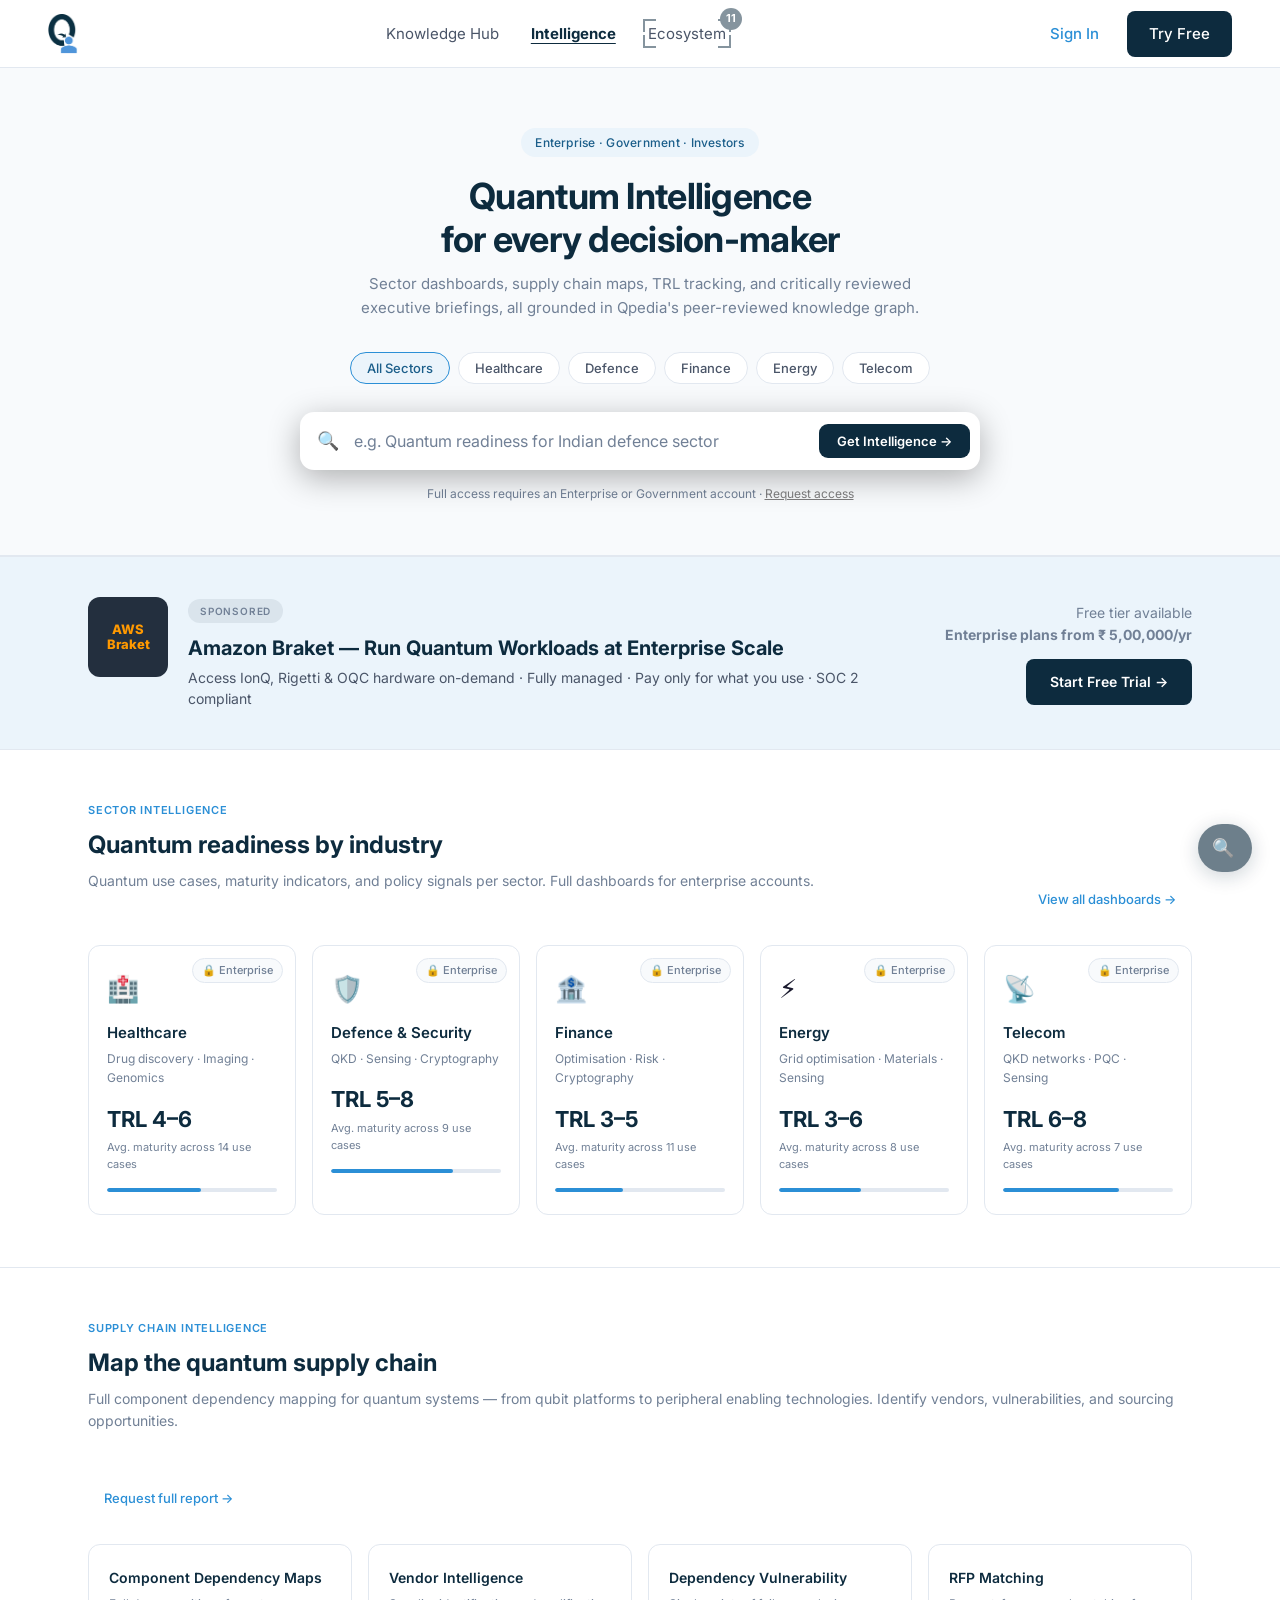
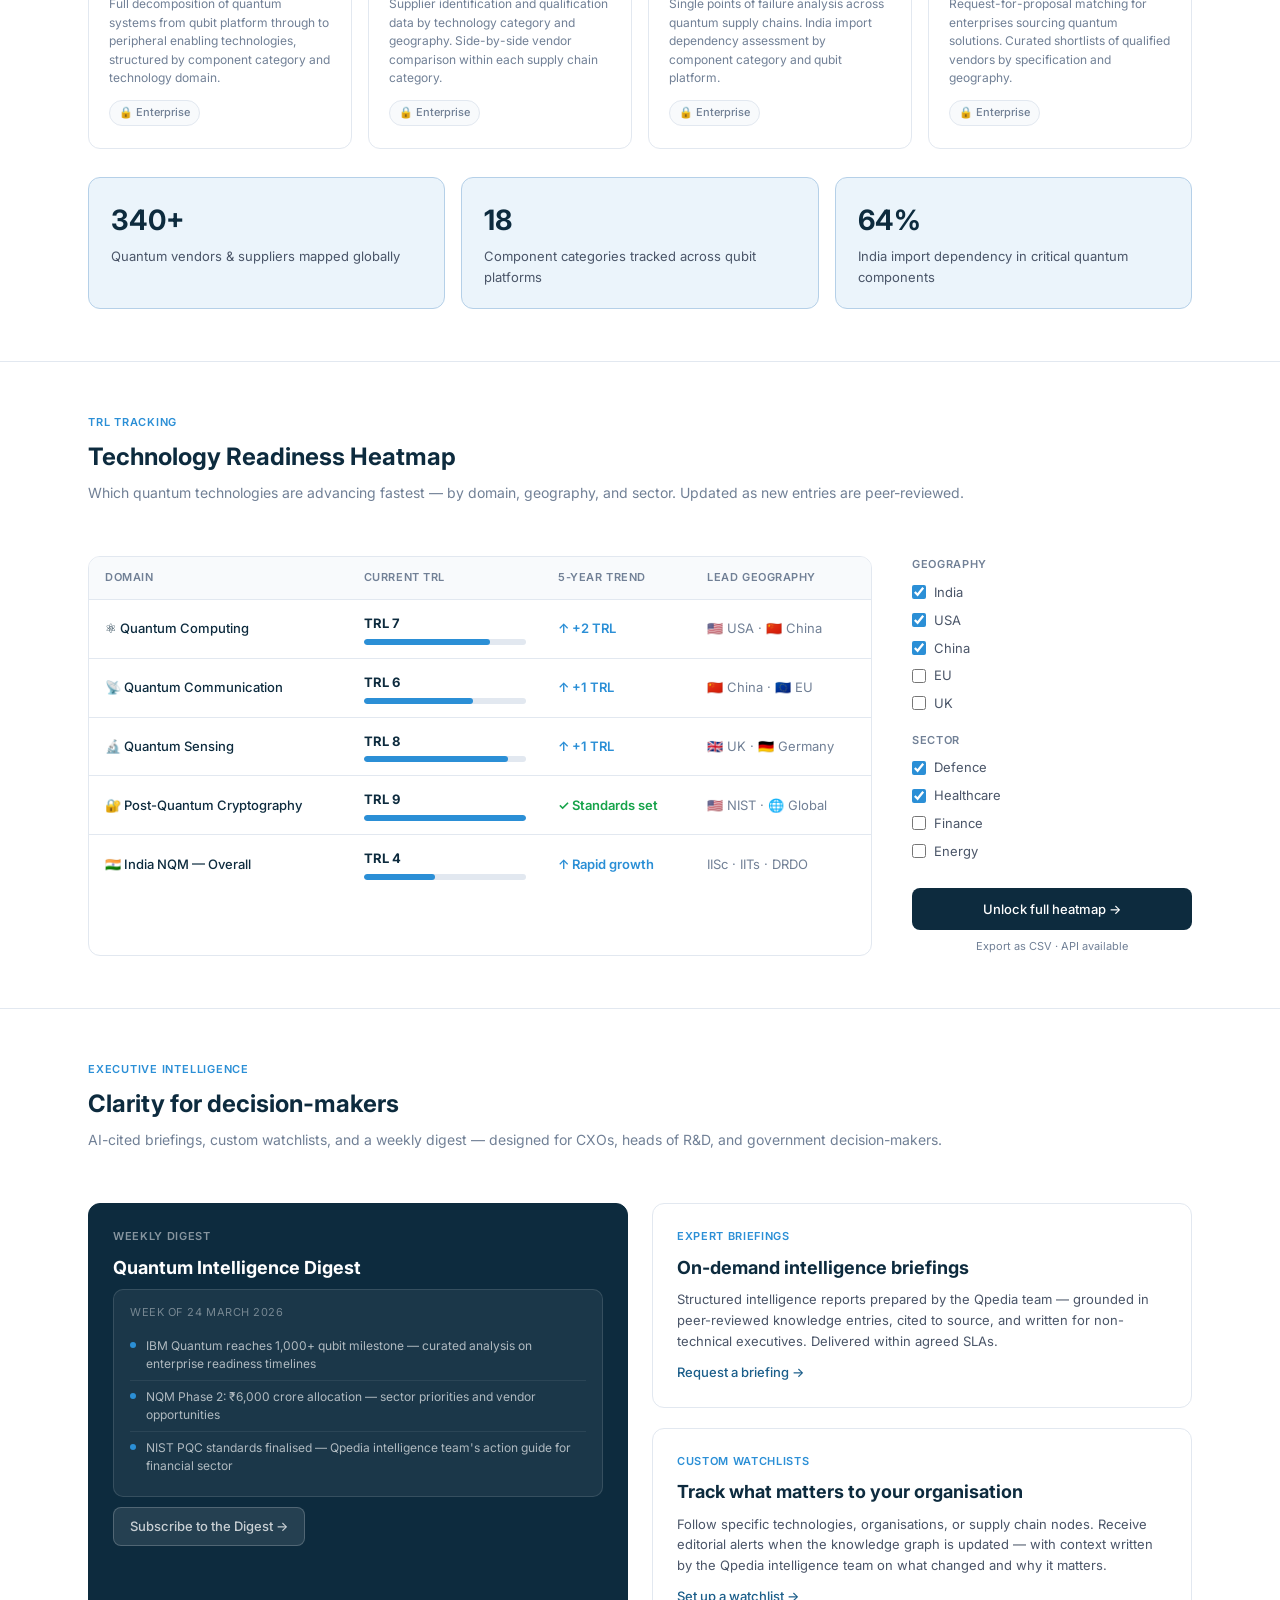
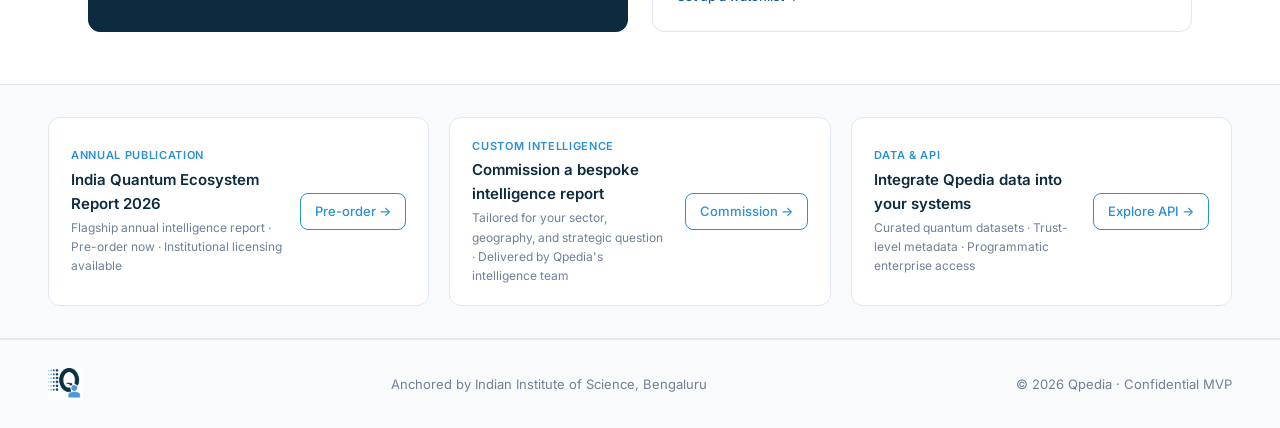
<file: intelligence.html>
<!DOCTYPE html>
<html lang="en">

<head>
  <meta charset="UTF-8" />
  <meta name="viewport" content="width=device-width, initial-scale=1.0" />
  <title>Quantum Intelligence — Qpedia</title>
  <link rel="icon" type="image/x-icon" href="favicon.ico">
  <meta name="description"
    content="AI-driven quantum intelligence for enterprises, governments, and investors. Sector dashboards, supply chain maps, TRL tracking, and executive briefings — all grounded in Qpedia's peer-reviewed knowledge graph." />
  <link rel="stylesheet" href="shared.css" />
  <link rel="stylesheet" href="shared-search.css" />
  <link rel="stylesheet" href="shared-tour.css" />

  <style>
    /* ============================================================
       INTELLIGENCE — PAGE-SPECIFIC STYLES
       All tokens from shared.css
       ============================================================ */

    /* ── Hero ─────────────────────────────────────────────────── */
    .int-hero {
      background: var(--qp-off-white);
      border-bottom: 1px solid var(--qp-border);
      padding: 60px 48px 52px;
      text-align: center;
    }

    .int-hero-inner {
      max-width: 860px;
      margin: 0 auto;
    }

    .int-hero-badge {
      display: inline-block;
      background: var(--qp-blue-light);
      color: var(--qp-blue-mid);
      border-radius: 20px;
      padding: 5px 14px;
      font-size: 12px;
      font-weight: 500;
      margin-bottom: 18px;
      letter-spacing: 0.02em;
    }

    .int-hero-h1 {
      font-size: 36px;
      font-weight: 700;
      color: var(--qp-navy);
      margin: 0 0 12px;
      line-height: 1.18;
      letter-spacing: -0.02em;
    }

    .int-hero-sub {
      font-size: 15px;
      color: var(--qp-text-3);
      margin: 0 auto 32px;
      max-width: 560px;
      line-height: 1.6;
    }

    /* Sector filter chips in hero */
    .int-sector-row {
      display: flex;
      justify-content: center;
      gap: 8px;
      flex-wrap: wrap;
      margin-bottom: 28px;
    }

    .int-sector-chip {
      background: white;
      color: var(--qp-text-2);
      border: 1px solid var(--qp-border);
      border-radius: 20px;
      padding: 7px 16px;
      font-size: 13px;
      font-weight: 500;
      cursor: pointer;
      transition: background 0.15s, color 0.15s, border-color 0.15s;
      font-family: inherit;
    }

    .int-sector-chip:hover,
    .int-sector-chip.active {
      background: var(--qp-blue-light);
      color: var(--qp-blue-mid);
      border-color: var(--qp-blue);
    }

    /* Hero query bar */
    .int-query-wrap {
      position: relative;
      max-width: 680px;
      margin: 0 auto;
    }

    .int-query-input {
      width: 100%;
      height: 58px;
      border: 2px solid rgba(255, 255, 255, 0.15);
      border-radius: 14px;
      background: white;
      padding: 0 160px 0 52px;
      font-size: 16px;
      font-family: inherit;
      color: var(--qp-text);
      outline: none;
      box-shadow: 0 8px 32px rgba(0, 0, 0, 0.30);
      transition: border-color 0.2s;
      box-sizing: border-box;
    }

    .int-query-input::placeholder {
      color: var(--qp-text-3);
    }

    .int-query-input:focus {
      border-color: var(--qp-blue);
    }

    .int-query-icon {
      position: absolute;
      left: 17px;
      top: 50%;
      transform: translateY(-50%);
      font-size: 18px;
      pointer-events: none;
      line-height: 1;
    }

    .int-query-right {
      position: absolute;
      right: 10px;
      top: 50%;
      transform: translateY(-50%);
      display: flex;
      align-items: center;
      gap: 6px;
    }

    .int-query-btn {
      background: var(--qp-navy);
      color: white;
      border: none;
      border-radius: 9px;
      padding: 9px 18px;
      font-size: 13px;
      font-weight: 600;
      cursor: pointer;
      font-family: inherit;
      transition: background 0.15s;
    }

    .int-query-btn:hover {
      background: var(--qp-blue-mid);
    }

    .int-hero-note {
      margin-top: 14px;
      font-size: 12px;
      color: var(--qp-text-3);
    }

    /* ── Section wrapper ──────────────────────────────────────── */
    .int-section {
      padding: 52px 0;
      border-bottom: 1px solid var(--qp-border);
    }

    .int-section:last-of-type {
      border-bottom: none;
    }

    .int-section-label {
      font-size: 11px;
      font-weight: 600;
      letter-spacing: 0.07em;
      text-transform: uppercase;
      color: var(--qp-blue);
      margin-bottom: 6px;
    }

    .int-section-h2 {
      font-size: 24px;
      font-weight: 700;
      color: var(--qp-navy);
      margin: 0 0 6px;
    }

    .int-section-sub {
      font-size: 14px;
      color: var(--qp-text-3);
      margin: 0 0 28px;
    }

    .int-section-header {
      display: flex;
      align-items: flex-end;
      justify-content: space-between;
      margin-bottom: 24px;
      flex-wrap: wrap;
      gap: 16px;
    }

    /* ── Sector Dashboards ────────────────────────────────────── */
    .int-sector-grid {
      display: grid;
      grid-template-columns: repeat(5, 1fr);
      gap: 16px;
    }

    .int-sector-card {
      background: white;
      border: 1px solid var(--qp-border);
      border-radius: var(--qp-radius);
      padding: 22px 18px;
      position: relative;
      transition: border-color 0.2s, box-shadow 0.2s;
      cursor: pointer;
    }

    .int-sector-card:hover {
      border-color: var(--qp-blue);
      box-shadow: var(--qp-shadow);
    }

    .int-sector-card-icon {
      font-size: 26px;
      margin-bottom: 12px;
    }

    .int-sector-card-name {
      font-size: 15px;
      font-weight: 600;
      color: var(--qp-navy);
      margin-bottom: 4px;
    }

    .int-sector-card-meta {
      font-size: 12px;
      color: var(--qp-text-3);
      margin-bottom: 14px;
    }

    .int-sector-card-metric {
      font-size: 22px;
      font-weight: 700;
      color: var(--qp-navy);
      margin-bottom: 2px;
    }

    .int-sector-card-metric-label {
      font-size: 11px;
      color: var(--qp-text-3);
    }

    .int-lock-badge {
      position: absolute;
      top: 12px;
      right: 12px;
      background: var(--qp-off-white);
      border: 1px solid var(--qp-border);
      border-radius: 20px;
      padding: 3px 9px;
      font-size: 11px;
      font-weight: 500;
      color: var(--qp-text-3);
    }

    .int-sector-card-bar {
      height: 4px;
      background: var(--qp-border);
      border-radius: 2px;
      margin-top: 14px;
      overflow: hidden;
    }

    .int-sector-card-bar-fill {
      height: 100%;
      background: var(--qp-blue);
      border-radius: 2px;
    }

    /* ── Supply Chain ─────────────────────────────────────────── */
    .int-chain-cap-grid {
      display: grid;
      grid-template-columns: repeat(4, 1fr);
      gap: 16px;
      margin-bottom: 28px;
    }

    .int-chain-cap-card {
      background: white;
      border: 1px solid var(--qp-border);
      border-radius: var(--qp-radius);
      padding: 22px 20px;
      position: relative;
      transition: border-color 0.2s, box-shadow 0.2s;
    }

    .int-chain-cap-card:hover {
      border-color: var(--qp-blue);
      box-shadow: var(--qp-shadow);
    }

    .int-chain-cap-icon {
      font-size: 24px;
      margin-bottom: 12px;
    }

    .int-chain-cap-title {
      font-size: 14px;
      font-weight: 600;
      color: var(--qp-navy);
      margin-bottom: 6px;
    }

    .int-chain-cap-desc {
      font-size: 12px;
      color: var(--qp-text-3);
      line-height: 1.55;
    }

    .int-chain-stats-row {
      display: grid;
      grid-template-columns: repeat(3, 1fr);
      gap: 16px;
    }

    .int-chain-stat-card {
      background: var(--qp-blue-light);
      border: 1px solid #B5D0E8;
      border-radius: var(--qp-radius);
      padding: 20px 22px;
    }

    .int-chain-stat-num {
      font-size: 28px;
      font-weight: 700;
      color: var(--qp-navy);
      margin-bottom: 4px;
    }

    .int-chain-stat-label {
      font-size: 13px;
      color: var(--qp-text-2);
    }

    /* ── TRL Heatmap ──────────────────────────────────────────── */
    .int-trl-layout {
      display: grid;
      grid-template-columns: 1fr 280px;
      gap: 40px;
    }

    .int-trl-table-wrap {
      background: white;
      border: 1px solid var(--qp-border);
      border-radius: var(--qp-radius);
      overflow: hidden;
    }

    .int-trl-table {
      width: 100%;
      border-collapse: collapse;
    }

    .int-trl-table th {
      background: var(--qp-off-white);
      font-size: 11px;
      font-weight: 600;
      letter-spacing: 0.05em;
      text-transform: uppercase;
      color: var(--qp-text-3);
      padding: 12px 16px;
      text-align: left;
      border-bottom: 1px solid var(--qp-border);
    }

    .int-trl-table td {
      padding: 13px 16px;
      border-bottom: 1px solid var(--qp-border);
      font-size: 13px;
      vertical-align: middle;
    }

    .int-trl-table tr:last-child td {
      border-bottom: none;
    }

    .int-trl-domain {
      font-weight: 500;
      color: var(--qp-navy);
    }

    .int-trl-bar-cell {
      min-width: 140px;
    }

    .int-trl-mini-bar {
      height: 6px;
      background: var(--qp-border);
      border-radius: 3px;
      overflow: hidden;
    }

    .int-trl-mini-fill {
      height: 100%;
      border-radius: 3px;
      background: var(--qp-blue);
    }

    .int-trl-num {
      font-weight: 700;
      color: var(--qp-navy);
      font-size: 13px;
    }

    .int-trl-geo {
      font-size: 12px;
      color: var(--qp-text-3);
    }

    .int-trl-filter-panel {
      display: flex;
      flex-direction: column;
      gap: 18px;
    }

    .int-filter-group-label {
      font-size: 11px;
      font-weight: 600;
      letter-spacing: 0.06em;
      text-transform: uppercase;
      color: var(--qp-text-3);
      margin-bottom: 8px;
    }

    .int-filter-options {
      display: flex;
      flex-direction: column;
      gap: 7px;
    }

    .int-filter-option {
      display: flex;
      align-items: center;
      gap: 8px;
      font-size: 13px;
      color: var(--qp-text-2);
      cursor: pointer;
    }

    .int-filter-option input[type="checkbox"] {
      accent-color: var(--qp-blue);
      width: 14px;
      height: 14px;
    }

    /* ── Executive Intelligence ───────────────────────────────── */
    .int-exec-layout {
      display: grid;
      grid-template-columns: 1fr 1fr;
      gap: 24px;
    }

    .int-exec-card {
      background: white;
      border: 1px solid var(--qp-border);
      border-radius: var(--qp-radius);
      padding: 24px;
      display: flex;
      flex-direction: column;
      gap: 10px;
    }

    .int-exec-card.featured {
      background: var(--qp-navy);
      border-color: var(--qp-navy);
    }

    .int-exec-icon {
      font-size: 24px;
    }

    .int-exec-card-label {
      font-size: 11px;
      font-weight: 600;
      letter-spacing: 0.06em;
      text-transform: uppercase;
      color: var(--qp-blue);
    }

    .int-exec-card.featured .int-exec-card-label {
      color: rgba(255, 255, 255, 0.5);
    }

    .int-exec-card-title {
      font-size: 18px;
      font-weight: 700;
      color: var(--qp-navy);
      line-height: 1.3;
    }

    .int-exec-card.featured .int-exec-card-title {
      color: white;
    }

    .int-exec-card-desc {
      font-size: 13px;
      color: var(--qp-text-2);
      line-height: 1.6;
      flex: 1;
    }

    .int-exec-card.featured .int-exec-card-desc {
      color: rgba(255, 255, 255, 0.6);
    }

    .int-exec-card-cta {
      font-size: 13px;
      font-weight: 500;
      text-decoration: none;
      color: var(--qp-blue-mid);
      align-self: flex-start;
      transition: color 0.15s;
    }

    .int-exec-card-cta:hover {
      color: var(--qp-blue);
    }

    .int-exec-card.featured .int-exec-card-cta {
      color: rgba(255, 255, 255, 0.75);
      background: rgba(255, 255, 255, 0.1);
      border: 1px solid rgba(255, 255, 255, 0.2);
      padding: 8px 16px;
      border-radius: 8px;
    }

    .int-exec-card.featured .int-exec-card-cta:hover {
      background: rgba(255, 255, 255, 0.18);
      color: white;
    }

    /* Digest preview */
    .int-digest-preview {
      background: rgba(255, 255, 255, 0.06);
      border: 1px solid rgba(255, 255, 255, 0.12);
      border-radius: 10px;
      padding: 14px 16px;
    }

    .int-digest-week {
      font-size: 11px;
      color: rgba(255, 255, 255, 0.4);
      margin-bottom: 8px;
      text-transform: uppercase;
      letter-spacing: 0.05em;
    }

    .int-digest-item {
      display: flex;
      align-items: flex-start;
      gap: 10px;
      padding: 7px 0;
      border-bottom: 1px solid rgba(255, 255, 255, 0.07);
    }

    .int-digest-item:last-child {
      border-bottom: none;
    }

    .int-digest-dot {
      width: 6px;
      height: 6px;
      border-radius: 50%;
      background: var(--qp-blue);
      flex-shrink: 0;
      margin-top: 5px;
    }

    .int-digest-text {
      font-size: 12px;
      color: rgba(255, 255, 255, 0.65);
      line-height: 1.5;
    }

    /* ── Revenue Signals ──────────────────────────────────────── */
    .int-revenue-strip {
      background: var(--qp-off-white);
      border-top: 1px solid var(--qp-border);
      border-bottom: 1px solid var(--qp-border);
      padding: 32px 48px;
    }

    .int-revenue-inner {
      max-width: 1200px;
      margin: 0 auto;
      display: flex;
      gap: 20px;
      align-items: stretch;
    }

    .int-revenue-card {
      flex: 1;
      background: white;
      border: 1px solid var(--qp-border);
      border-radius: var(--qp-radius);
      padding: 20px 22px;
      display: flex;
      align-items: center;
      gap: 16px;
      transition: border-color 0.2s;
    }

    .int-revenue-card:hover {
      border-color: var(--qp-blue);
    }

    .int-revenue-emoji {
      font-size: 26px;
      flex-shrink: 0;
    }

    .int-revenue-body {
      flex: 1;
    }

    .int-revenue-label {
      font-size: 11px;
      font-weight: 600;
      letter-spacing: 0.06em;
      text-transform: uppercase;
      color: var(--qp-blue);
      margin-bottom: 3px;
    }

    .int-revenue-title {
      font-size: 15px;
      font-weight: 600;
      color: var(--qp-navy);
      margin-bottom: 2px;
    }

    .int-revenue-sub {
      font-size: 12px;
      color: var(--qp-text-3);
    }

    .int-revenue-action {
      flex-shrink: 0;
      font-size: 13px;
      font-weight: 500;
      text-decoration: none;
      color: var(--qp-blue);
      border: 1px solid var(--qp-blue);
      padding: 7px 14px;
      border-radius: var(--qp-radius-sm);
      transition: background 0.15s, color 0.15s;
      white-space: nowrap;
    }

    .int-revenue-action:hover {
      background: var(--qp-blue);
      color: white;
    }

    /* ── Sponsored Banner (Revenue Stream G) ─────────────────── */
    .int-ad-bar {
      background: var(--qp-blue-light);
      border-top: 1px solid var(--qp-border);
      border-bottom: 1px solid var(--qp-border);
      padding: 40px 0;
    }

    .int-ad-bar-inner {
      max-width: 1200px;
      margin: 0 auto;
      padding: 0 48px;
      display: flex;
      align-items: center;
      gap: 40px;
    }

    .int-ad-bar-left {
      flex: 1;
      display: flex;
      align-items: flex-start;
      gap: 20px;
    }

    .int-ad-bar-sponsored {
      display: inline-block;
      background: rgba(13, 43, 62, 0.08);
      color: var(--qp-text-3);
      border-radius: 20px;
      padding: 4px 12px;
      font-size: 10px;
      font-weight: 600;
      letter-spacing: 0.08em;
      text-transform: uppercase;
      margin-bottom: 12px;
    }

    .int-ad-bar-logo {
      width: 80px;
      height: 80px;
      background: #232F3E;
      border-radius: var(--qp-radius);
      display: flex;
      align-items: center;
      justify-content: center;
      font-size: 13px;
      font-weight: 800;
      color: #FF9900;
      flex-shrink: 0;
      text-align: center;
      line-height: 1.2;
    }

    .int-ad-bar-copy {
      flex: 1;
    }

    .int-ad-bar-headline {
      font-size: 20px;
      font-weight: 700;
      color: var(--qp-navy);
      line-height: 1.3;
      margin-bottom: 6px;
    }

    .int-ad-bar-sub {
      font-size: 14px;
      color: var(--qp-text-2);
      line-height: 1.5;
    }

    .int-ad-bar-right {
      flex-shrink: 0;
      text-align: right;
      display: flex;
      flex-direction: column;
      align-items: flex-end;
      gap: 12px;
    }

    .int-ad-bar-tagline {
      font-size: 14px;
      color: var(--qp-text-3);
      white-space: nowrap;
    }

    .int-ad-bar-cta {
      display: inline-block;
      background: var(--qp-navy);
      color: #fff;
      font-size: 14px;
      font-weight: 600;
      padding: 12px 24px;
      border-radius: var(--qp-radius-sm);
      text-decoration: none;
      white-space: nowrap;
      transition: background 0.2s, transform 0.15s;
    }

    .int-ad-bar-cta:hover {
      background: var(--qp-blue-mid);
      transform: translateY(-1px);
    }

    /* ── Nav active override ──────────────────────────────────── */
    .qp-nav-links a.int-active {
      color: var(--qp-navy);
      font-weight: 700;
      text-decoration: underline;
      text-underline-offset: 4px;
    }
  </style>
</head>

<body class="qp-page">

  <!-- =========================================================
       1. NAVIGATION BAR
       ========================================================= -->
  <nav class="qp-nav">
    <a href="01_homepage.html " class="qp-nav-brand">
      <img src="Logo_OpeningPage.png" alt="Qpedia logo" />
    </a>
    <ul class="qp-nav-links">
      <li><a href="knowledge_hub.html">Knowledge Hub</a></li>
      <li><a href="intelligence.html" class="int-active">Intelligence</a></li>
      <li><a href="ecosystem.html" class="qp-step-11">Ecosystem</a></li>
    </ul>
    <div class="qp-nav-actions">
      <a href="04_signup.html" class="qp-btn-ghost" id="nav-signin">Sign In</a>
      <a href="04_signup.html" class="qp-btn-primary" id="nav-try-free">Try Free</a>
    </div>
    <button class="qp-nav-hamburger" aria-label="Toggle menu" aria-expanded="false">&#9776;</button>
  </nav>

  <!-- =========================================================
       2. HERO — Query + Sector Selector
       ========================================================= -->
  <section class="int-hero" id="hero">
    <div class="int-hero-inner">
      <span class="int-hero-badge">Enterprise · Government · Investors</span>
      <h1 class="int-hero-h1">Quantum Intelligence<br />for every decision-maker</h1>
      <p class="int-hero-sub">Sector dashboards, supply chain maps, TRL tracking, and critically reviewed executive
        briefings, all grounded in Qpedia's peer-reviewed knowledge graph.</p>

      <!-- Sector filter chips -->
      <div class="int-sector-row" id="sector-filters">
        <button class="int-sector-chip active" data-sector="all">All Sectors</button>
        <button class="int-sector-chip" data-sector="healthcare">Healthcare</button>
        <button class="int-sector-chip" data-sector="defence">Defence</button>
        <button class="int-sector-chip" data-sector="finance">Finance</button>
        <button class="int-sector-chip" data-sector="energy">Energy</button>
        <button class="int-sector-chip" data-sector="telecom">Telecom</button>
      </div>

      <!-- Query bar -->
      <div class="int-query-wrap">
        <span class="int-query-icon">🔍</span>
        <input type="text" id="int-query-input" class="int-query-input"
          placeholder="e.g. Quantum readiness for Indian defence sector" autocomplete="off" />
        <div class="int-query-right">
          <button class="int-query-btn" id="int-get-intel-btn">Get Intelligence →</button>
        </div>
      </div>
      <p class="int-hero-note">Full access requires an Enterprise or Government account · <a href="04_signup.html"
          style="color:rgba(4, 0, 0, 0.5);text-decoration:underline;">Request access</a></p>
    </div>
  </section>

  <!-- =========================================================
       3b. SPONSORED BANNER (Revenue Stream G)
       ========================================================= -->
  <div class="int-ad-bar">
    <div class="int-ad-bar-inner">
      <div class="int-ad-bar-left">
        <div class="int-ad-bar-logo">AWS<br>Braket</div>
        <div class="int-ad-bar-copy">
          <span class="int-ad-bar-sponsored">Sponsored</span>
          <div class="int-ad-bar-headline">Amazon Braket — Run Quantum Workloads at Enterprise Scale</div>
          <div class="int-ad-bar-sub">Access IonQ, Rigetti &amp; OQC hardware on-demand · Fully managed · Pay only for
            what you use · SOC 2 compliant</div>
        </div>
      </div>
      <div class="int-ad-bar-right">
        <span class="int-ad-bar-tagline">Free tier available<br>
          <strong>Enterprise plans from ₹
            5,00,000/yr</strong></span>
        <a href="#" class="int-ad-bar-cta">Start Free Trial →</a>
      </div>
    </div>
  </div>

  <!-- =========================================================
       4. SECTOR DASHBOARDS
       ========================================================= -->
  <section class="int-section" id="sector-dashboards">
    <div class="qp-container">
      <div class="int-section-header">
        <div>
          <p class="int-section-label">Sector Intelligence</p>
          <h2 class="int-section-h2">Quantum readiness by industry</h2>
          <p class="int-section-sub">Quantum use cases, maturity indicators, and policy signals per sector. Full
            dashboards for enterprise accounts.</p>
        </div>
        <a href="04_signup.html" class="qp-btn-ghost" style="font-size:13px;" id="all-dashboards-cta">View all
          dashboards →</a>
      </div>

      <div class="int-sector-grid">

        <!-- Healthcare -->
        <div class="int-sector-card" id="sector-healthcare">
          <span class="int-lock-badge">🔒 Enterprise</span>
          <div class="int-sector-card-icon">🏥</div>
          <p class="int-sector-card-name">Healthcare</p>
          <p class="int-sector-card-meta">Drug discovery · Imaging · Genomics</p>
          <p class="int-sector-card-metric">TRL 4–6</p>
          <p class="int-sector-card-metric-label">Avg. maturity across 14 use cases</p>
          <div class="int-sector-card-bar">
            <div class="int-sector-card-bar-fill" style="width:55%"></div>
          </div>
        </div>

        <!-- Defence -->
        <div class="int-sector-card" id="sector-defence">
          <span class="int-lock-badge">🔒 Enterprise</span>
          <div class="int-sector-card-icon">🛡️</div>
          <p class="int-sector-card-name">Defence &amp; Security</p>
          <p class="int-sector-card-meta">QKD · Sensing · Cryptography</p>
          <p class="int-sector-card-metric">TRL 5–8</p>
          <p class="int-sector-card-metric-label">Avg. maturity across 9 use cases</p>
          <div class="int-sector-card-bar">
            <div class="int-sector-card-bar-fill" style="width:72%"></div>
          </div>
        </div>

        <!-- Finance -->
        <div class="int-sector-card" id="sector-finance">
          <span class="int-lock-badge">🔒 Enterprise</span>
          <div class="int-sector-card-icon">🏦</div>
          <p class="int-sector-card-name">Finance</p>
          <p class="int-sector-card-meta">Optimisation · Risk · Cryptography</p>
          <p class="int-sector-card-metric">TRL 3–5</p>
          <p class="int-sector-card-metric-label">Avg. maturity across 11 use cases</p>
          <div class="int-sector-card-bar">
            <div class="int-sector-card-bar-fill" style="width:40%"></div>
          </div>
        </div>

        <!-- Energy -->
        <div class="int-sector-card" id="sector-energy">
          <span class="int-lock-badge">🔒 Enterprise</span>
          <div class="int-sector-card-icon">⚡</div>
          <p class="int-sector-card-name">Energy</p>
          <p class="int-sector-card-meta">Grid optimisation · Materials · Sensing</p>
          <p class="int-sector-card-metric">TRL 3–6</p>
          <p class="int-sector-card-metric-label">Avg. maturity across 8 use cases</p>
          <div class="int-sector-card-bar">
            <div class="int-sector-card-bar-fill" style="width:48%"></div>
          </div>
        </div>

        <!-- Telecom -->
        <div class="int-sector-card" id="sector-telecom">
          <span class="int-lock-badge">🔒 Enterprise</span>
          <div class="int-sector-card-icon">📡</div>
          <p class="int-sector-card-name">Telecom</p>
          <p class="int-sector-card-meta">QKD networks · PQC · Sensing</p>
          <p class="int-sector-card-metric">TRL 6–8</p>
          <p class="int-sector-card-metric-label">Avg. maturity across 7 use cases</p>
          <div class="int-sector-card-bar">
            <div class="int-sector-card-bar-fill" style="width:68%"></div>
          </div>
        </div>

      </div>
    </div>
  </section>

  <!-- =========================================================
       5. SUPPLY CHAIN INTELLIGENCE
       ========================================================= -->
  <section class="int-section" id="supply-chain">
    <div class="qp-container">
      <div class="int-section-header">
        <div>
          <p class="int-section-label">Supply Chain Intelligence</p>
          <h2 class="int-section-h2">Map the quantum supply chain</h2>
          <p class="int-section-sub">Full component dependency mapping for quantum systems — from qubit platforms to
            peripheral enabling technologies. Identify vendors, vulnerabilities, and sourcing opportunities.</p>
        </div>
        <a href="04_signup.html" class="qp-btn-ghost" style="font-size:13px;" id="supply-chain-cta">Request full report
          →</a>
      </div>

      <!-- 4 capability cards -->
      <div class="int-chain-cap-grid">
        <div class="int-chain-cap-card" id="chain-cap-deps">
          <p class="int-chain-cap-title">Component Dependency Maps</p>
          <p class="int-chain-cap-desc">Full decomposition of quantum systems from qubit platform through to peripheral
            enabling technologies, structured by component category and technology domain.</p>
          <span class="int-lock-badge" style="position:static;display:inline-block;margin-top:12px;">🔒
            Enterprise</span>
        </div>
        <div class="int-chain-cap-card" id="chain-cap-vendors">
          <p class="int-chain-cap-title">Vendor Intelligence</p>
          <p class="int-chain-cap-desc">Supplier identification and qualification data by technology category and
            geography. Side-by-side vendor comparison within each supply chain category.</p>
          <span class="int-lock-badge" style="position:static;display:inline-block;margin-top:12px;">🔒
            Enterprise</span>
        </div>
        <div class="int-chain-cap-card" id="chain-cap-vuln">
          <p class="int-chain-cap-title">Dependency Vulnerability</p>
          <p class="int-chain-cap-desc">Single points of failure analysis across quantum supply chains. India import
            dependency assessment by component category and qubit platform.</p>
          <span class="int-lock-badge" style="position:static;display:inline-block;margin-top:12px;">🔒
            Enterprise</span>
        </div>
        <div class="int-chain-cap-card" id="chain-cap-rfp">
          <p class="int-chain-cap-title">RFP Matching</p>
          <p class="int-chain-cap-desc">Request-for-proposal matching for enterprises sourcing quantum solutions.
            Curated shortlists of qualified vendors by specification and geography.</p>
          <span class="int-lock-badge" style="position:static;display:inline-block;margin-top:12px;">🔒
            Enterprise</span>
        </div>
      </div>

      <!-- Stats row -->
      <div class="int-chain-stats-row">
        <div class="int-chain-stat-card" id="chain-stat-vendors">
          <p class="int-chain-stat-num">340+</p>
          <p class="int-chain-stat-label">Quantum vendors &amp; suppliers mapped globally</p>
        </div>
        <div class="int-chain-stat-card" id="chain-stat-components">
          <p class="int-chain-stat-num">18</p>
          <p class="int-chain-stat-label">Component categories tracked across qubit platforms</p>
        </div>
        <div class="int-chain-stat-card" id="chain-stat-india">
          <p class="int-chain-stat-num">64%</p>
          <p class="int-chain-stat-label">India import dependency in critical quantum components</p>
        </div>
      </div>
    </div>
  </section>

  <!-- =========================================================
       6. TRL HEATMAP — Full Version
       ========================================================= -->
  <section class="int-section" id="trl-heatmap">
    <div class="qp-container">
      <div class="int-section-header">
        <div>
          <p class="int-section-label">TRL Tracking</p>
          <h2 class="int-section-h2">Technology Readiness Heatmap</h2>
          <p class="int-section-sub">Which quantum technologies are advancing fastest — by domain, geography, and
            sector. Updated as new entries are peer-reviewed.</p>
        </div>
      </div>

      <div class="int-trl-layout">

        <!-- Table -->
        <div class="int-trl-table-wrap">
          <table class="int-trl-table">
            <thead>
              <tr>
                <th>Domain</th>
                <th>Current TRL</th>
                <th>5-Year Trend</th>
                <th>Lead Geography</th>
              </tr>
            </thead>
            <tbody>
              <tr id="trl-row-qc">
                <td class="int-trl-domain">⚛️ Quantum Computing</td>
                <td>
                  <span class="int-trl-num">TRL 7</span>
                  <div class="int-trl-bar-cell">
                    <div class="int-trl-mini-bar" style="margin-top:5px;">
                      <div class="int-trl-mini-fill" style="width:78%"></div>
                    </div>
                  </div>
                </td>
                <td style="color:var(--qp-blue);font-weight:600;font-size:13px;">↑ +2 TRL</td>
                <td class="int-trl-geo">🇺🇸 USA · 🇨🇳 China</td>
              </tr>
              <tr id="trl-row-comm">
                <td class="int-trl-domain">📡 Quantum Communication</td>
                <td>
                  <span class="int-trl-num">TRL 6</span>
                  <div class="int-trl-bar-cell">
                    <div class="int-trl-mini-bar" style="margin-top:5px;">
                      <div class="int-trl-mini-fill" style="width:67%"></div>
                    </div>
                  </div>
                </td>
                <td style="color:var(--qp-blue);font-weight:600;font-size:13px;">↑ +1 TRL</td>
                <td class="int-trl-geo">🇨🇳 China · 🇪🇺 EU</td>
              </tr>
              <tr id="trl-row-sensing">
                <td class="int-trl-domain">🔬 Quantum Sensing</td>
                <td>
                  <span class="int-trl-num">TRL 8</span>
                  <div class="int-trl-bar-cell">
                    <div class="int-trl-mini-bar" style="margin-top:5px;">
                      <div class="int-trl-mini-fill" style="width:89%"></div>
                    </div>
                  </div>
                </td>
                <td style="color:var(--qp-blue);font-weight:600;font-size:13px;">↑ +1 TRL</td>
                <td class="int-trl-geo">🇬🇧 UK · 🇩🇪 Germany</td>
              </tr>
              <tr id="trl-row-crypto">
                <td class="int-trl-domain">🔐 Post-Quantum Cryptography</td>
                <td>
                  <span class="int-trl-num">TRL 9</span>
                  <div class="int-trl-bar-cell">
                    <div class="int-trl-mini-bar" style="margin-top:5px;">
                      <div class="int-trl-mini-fill" style="width:100%"></div>
                    </div>
                  </div>
                </td>
                <td style="color:#16a34a;font-weight:600;font-size:13px;">✓ Standards set</td>
                <td class="int-trl-geo">🇺🇸 NIST · 🌐 Global</td>
              </tr>
              <tr id="trl-row-india">
                <td class="int-trl-domain">🇮🇳 India NQM — Overall</td>
                <td>
                  <span class="int-trl-num">TRL 4</span>
                  <div class="int-trl-bar-cell">
                    <div class="int-trl-mini-bar" style="margin-top:5px;">
                      <div class="int-trl-mini-fill" style="width:44%"></div>
                    </div>
                  </div>
                </td>
                <td style="color:var(--qp-blue);font-weight:600;font-size:13px;">↑ Rapid growth</td>
                <td class="int-trl-geo">IISc · IITs · DRDO</td>
              </tr>
            </tbody>
          </table>
        </div>

        <!-- Filter panel -->
        <div class="int-trl-filter-panel">
          <div>
            <p class="int-filter-group-label">Geography</p>
            <div class="int-filter-options">
              <label class="int-filter-option"><input type="checkbox" checked /> India</label>
              <label class="int-filter-option"><input type="checkbox" checked /> USA</label>
              <label class="int-filter-option"><input type="checkbox" checked /> China</label>
              <label class="int-filter-option"><input type="checkbox" /> EU</label>
              <label class="int-filter-option"><input type="checkbox" /> UK</label>
            </div>
          </div>
          <div>
            <p class="int-filter-group-label">Sector</p>
            <div class="int-filter-options">
              <label class="int-filter-option"><input type="checkbox" checked /> Defence</label>
              <label class="int-filter-option"><input type="checkbox" checked /> Healthcare</label>
              <label class="int-filter-option"><input type="checkbox" /> Finance</label>
              <label class="int-filter-option"><input type="checkbox" /> Energy</label>
            </div>
          </div>
          <div style="padding-top:8px;">
            <a href="04_signup.html" class="qp-btn-primary" style="display:block;text-align:center;font-size:13px;"
              id="trl-full-access-cta">Unlock full heatmap →</a>
            <p style="font-size:11px;color:var(--qp-text-3);margin-top:8px;text-align:center;">Export as CSV · API
              available</p>
          </div>
        </div>

      </div>
    </div>
  </section>

  <!-- =========================================================
       7. EXECUTIVE INTELLIGENCE
       ========================================================= -->
  <section class="int-section" id="executive-intelligence">
    <div class="qp-container">
      <div class="int-section-header">
        <div>
          <p class="int-section-label">Executive Intelligence</p>
          <h2 class="int-section-h2">Clarity for decision-makers</h2>
          <p class="int-section-sub">AI-cited briefings, custom watchlists, and a weekly digest — designed for CXOs,
            heads of R&amp;D, and government decision-makers.</p>
        </div>
      </div>

      <div class="int-exec-layout">

        <!-- Weekly Digest — featured -->
        <div class="int-exec-card featured" id="exec-digest-card">
          <p class="int-exec-card-label">Weekly Digest</p>
          <h3 class="int-exec-card-title">Quantum Intelligence Digest</h3>
          <div class="int-digest-preview">
            <p class="int-digest-week">Week of 24 March 2026</p>
            <div class="int-digest-item">
              <span class="int-digest-dot"></span>
              <p class="int-digest-text">IBM Quantum reaches 1,000+ qubit milestone — curated analysis on enterprise
                readiness timelines</p>
            </div>
            <div class="int-digest-item">
              <span class="int-digest-dot"></span>
              <p class="int-digest-text">NQM Phase 2: ₹6,000 crore allocation — sector priorities and vendor
                opportunities</p>
            </div>
            <div class="int-digest-item">
              <span class="int-digest-dot"></span>
              <p class="int-digest-text">NIST PQC standards finalised — Qpedia intelligence team's action guide for
                financial sector</p>
            </div>
          </div>
          <a href="04_signup.html" class="int-exec-card-cta" id="digest-subscribe-cta">Subscribe to the Digest →</a>
        </div>

        <!-- Right column: 2 stacked cards -->
        <div style="display:flex;flex-direction:column;gap:20px;">

          <div class="int-exec-card" id="exec-briefing-card">
            <p class="int-exec-card-label">Expert Briefings</p>
            <h3 class="int-exec-card-title">On-demand intelligence briefings</h3>
            <p class="int-exec-card-desc">Structured intelligence reports prepared by the Qpedia team — grounded in
              peer-reviewed knowledge entries, cited to source, and written for non-technical executives. Delivered
              within agreed SLAs.</p>
            <a href="04_signup.html" class="int-exec-card-cta" id="briefing-cta">Request a briefing →</a>
          </div>

          <div class="int-exec-card" id="exec-watchlist-card">
            <p class="int-exec-card-label">Custom Watchlists</p>
            <h3 class="int-exec-card-title">Track what matters to your organisation</h3>
            <p class="int-exec-card-desc">Follow specific technologies, organisations, or supply chain nodes. Receive
              editorial alerts when the knowledge graph is updated — with context written by the Qpedia intelligence
              team on what changed and why it matters.</p>
            <a href="04_signup.html" class="int-exec-card-cta" id="watchlist-cta">Set up a watchlist →</a>
          </div>

        </div>

      </div>
    </div>
  </section>

  <!-- =========================================================
       8. REVENUE SIGNALS — Reports, API, Custom Intelligence
       ========================================================= -->
  <div class="int-revenue-strip" id="revenue-strip">
    <div class="int-revenue-inner">

      <!-- Annual Ecosystem Report -->
      <div class="int-revenue-card" id="annual-report-card">
        <div class="int-revenue-body">
          <p class="int-revenue-label">Annual Publication</p>
          <p class="int-revenue-title">India Quantum Ecosystem Report 2026</p>
          <p class="int-revenue-sub">Flagship annual intelligence report · Pre-order now · Institutional licensing
            available</p>
        </div>
        <a href="04_signup.html" class="int-revenue-action" id="annual-report-cta">Pre-order →</a>
      </div>

      <!-- Custom Intelligence Reports -->
      <div class="int-revenue-card" id="custom-report-card">
        <div class="int-revenue-body">
          <p class="int-revenue-label">Custom Intelligence</p>
          <p class="int-revenue-title">Commission a bespoke intelligence report</p>
          <p class="int-revenue-sub">Tailored for your sector, geography, and strategic question · Delivered by Qpedia's
            intelligence team</p>
        </div>
        <a href="04_signup.html" class="int-revenue-action" id="custom-report-cta">Commission →</a>
      </div>

      <!-- API Access -->
      <div class="int-revenue-card" id="api-revenue-card">
        <div class="int-revenue-body">
          <p class="int-revenue-label">Data &amp; API</p>
          <p class="int-revenue-title">Integrate Qpedia data into your systems</p>
          <p class="int-revenue-sub">Curated quantum datasets · Trust-level metadata · Programmatic enterprise access
          </p>
        </div>
        <a href="04_signup.html" class="int-revenue-action" id="api-revenue-cta">Explore API →</a>
      </div>

    </div>
  </div>

  <!-- =========================================================
       9. FOOTER
       ========================================================= -->
  <footer class="qp-footer">
    <img src="Logo.jpeg" alt="Qpedia" style="height:32px;" />
    <span class="qp-footer-center">Anchored by Indian Institute of Science, Bengaluru</span>
    <span class="qp-footer-right">© 2026 Qpedia · Confidential MVP</span>
  </footer>

  <script>
    // Sector chip toggle
    (function () {
      const chips = document.querySelectorAll('#sector-filters .int-sector-chip');
      chips.forEach(function (chip) {
        chip.addEventListener('click', function () {
          chips.forEach(function (c) { c.classList.remove('active'); });
          this.classList.add('active');
        });
      });

      // Query input → search results
      const queryInput = document.getElementById('int-query-input');
      const queryBtn = document.getElementById('int-get-intel-btn');

      function goToSearch() {
        if (queryInput.value.trim() !== '') {
          window.location.href = '02_search_results.html';
        }
      }

      queryInput.addEventListener('keydown', function (e) {
        if (e.key === 'Enter') goToSearch();
      });
      queryBtn.addEventListener('click', goToSearch);
    })();
  </script>
  <script src="shared-search.js"></script>
  <script src="shared-tour.js"></script>
  <script src="shared.js"></script>
</body>

</html>
</file>
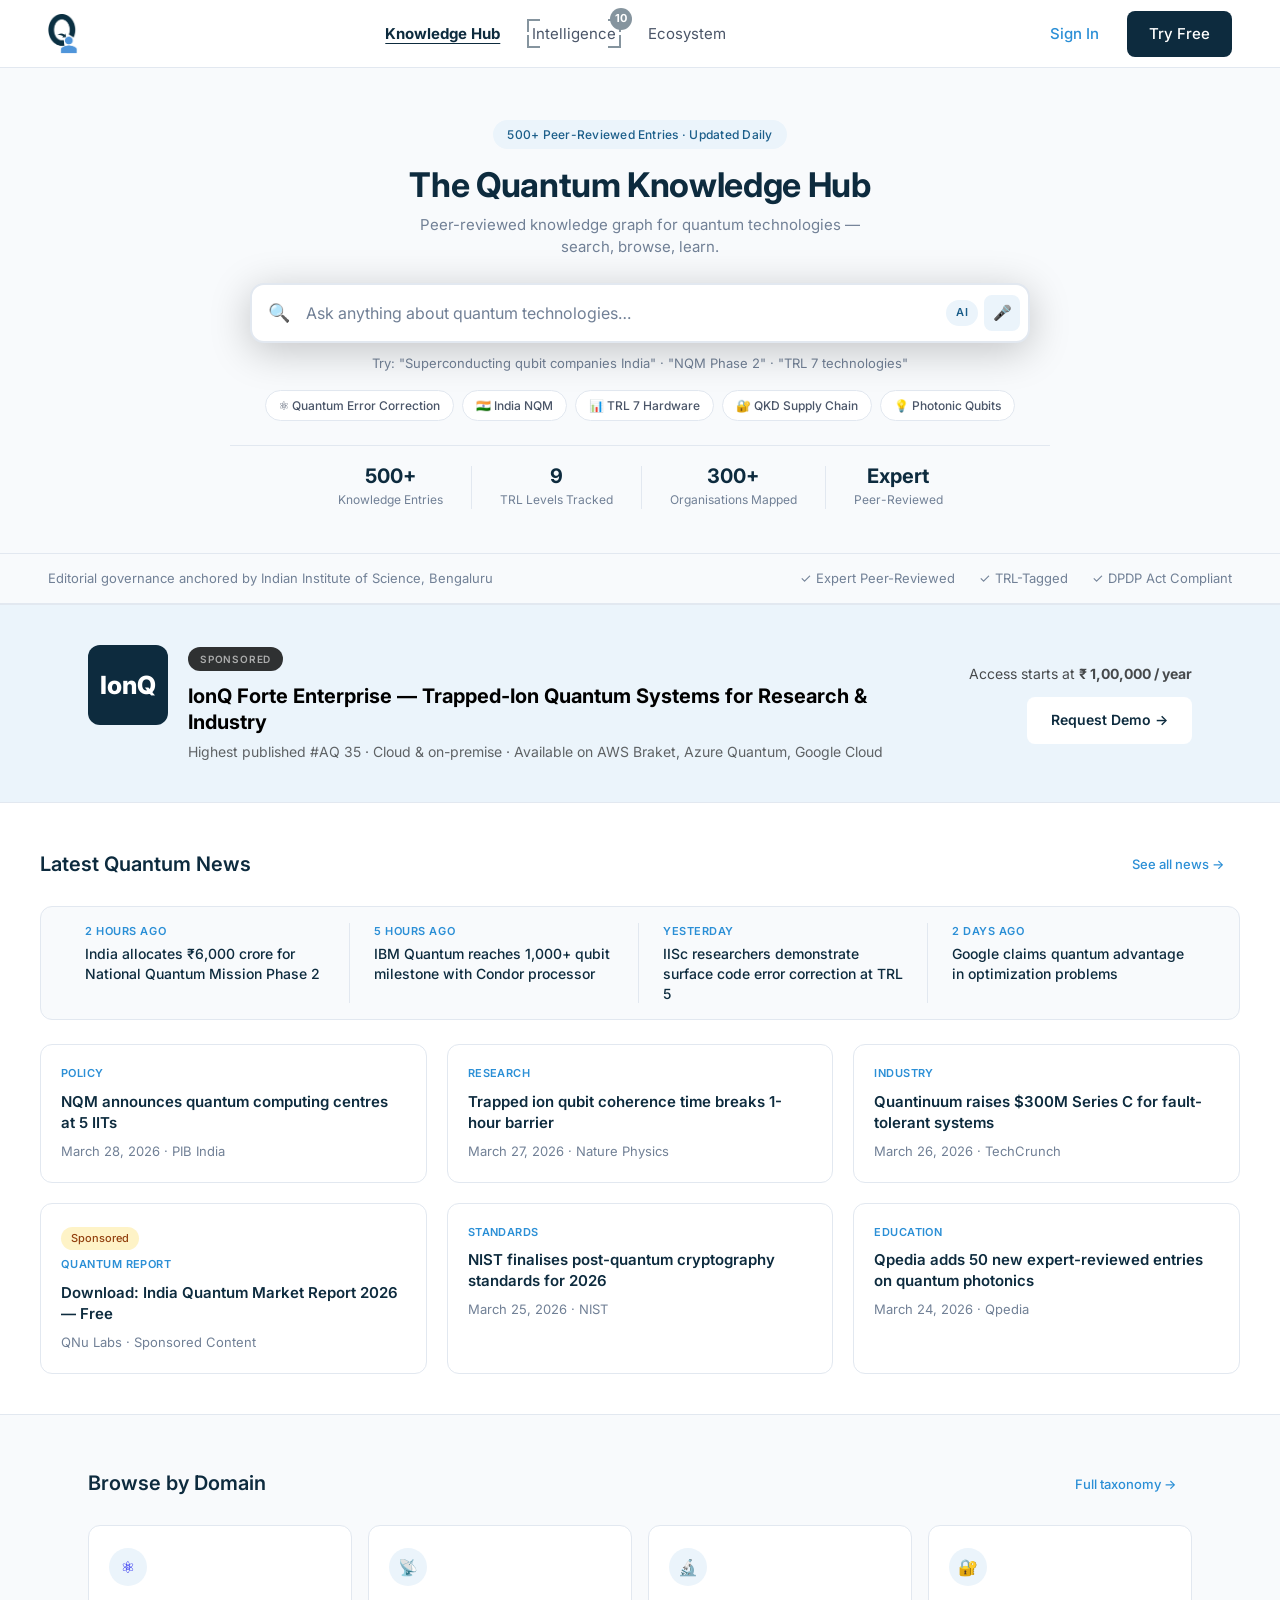
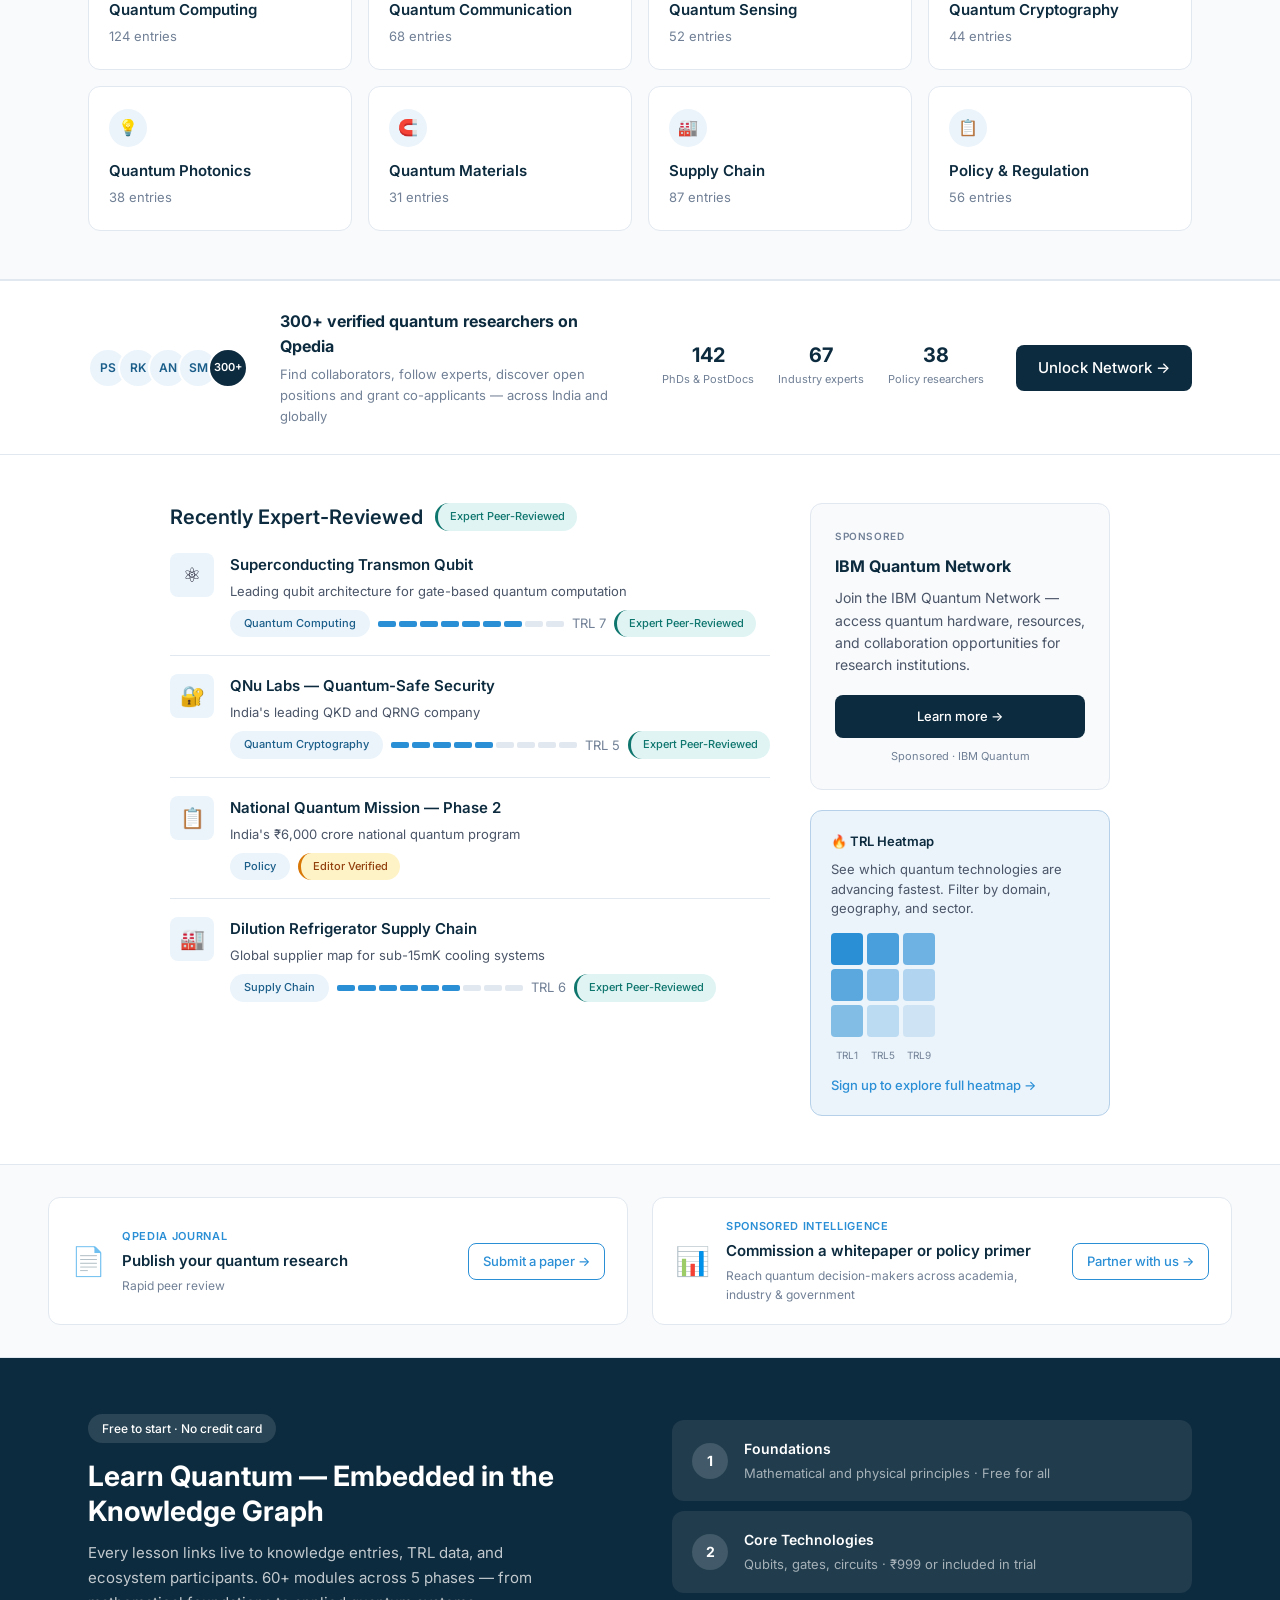
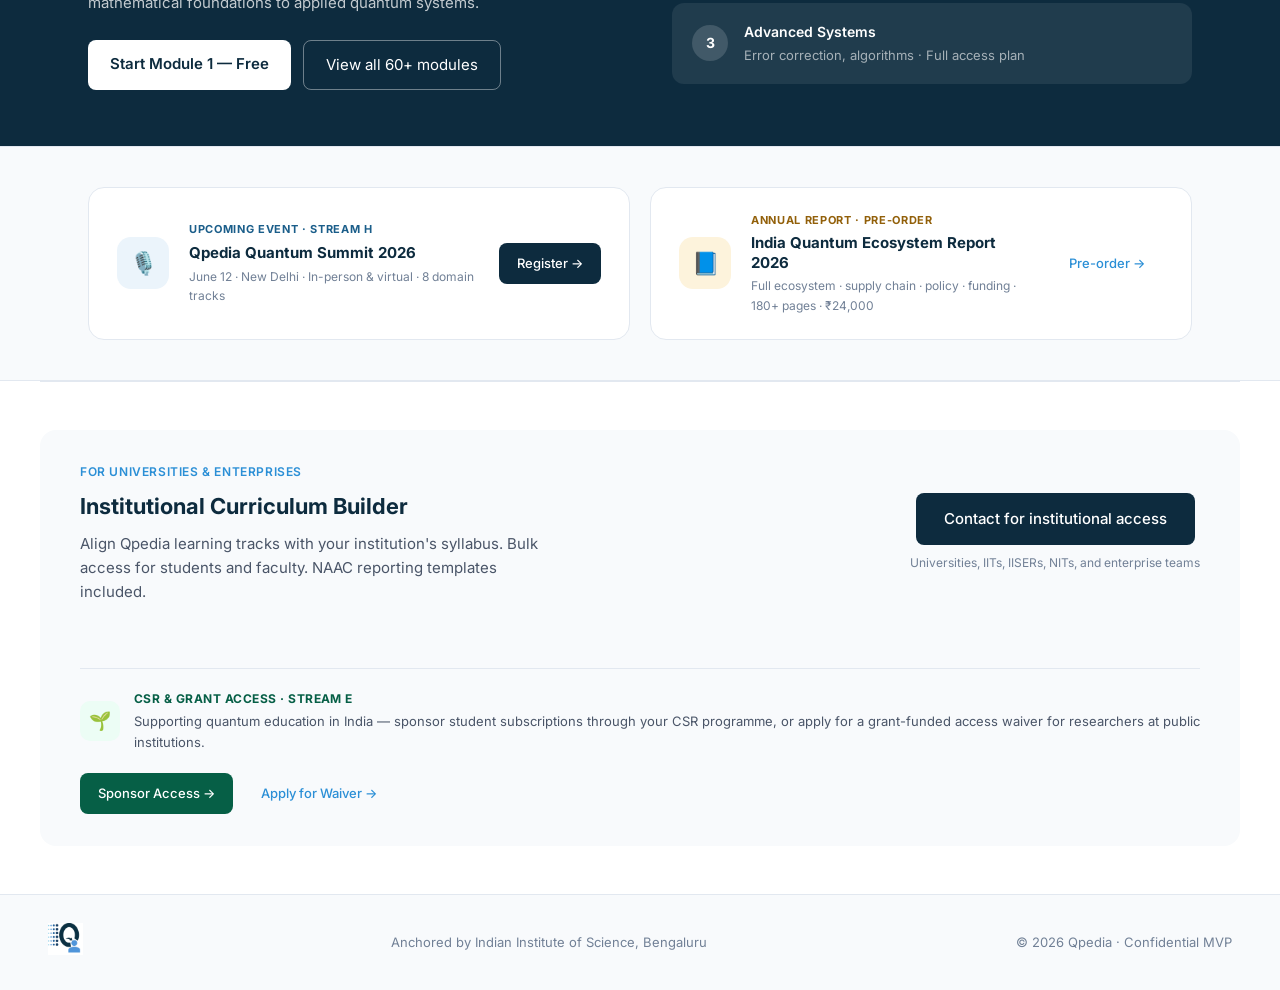
<file: knowledge_hub.html>
<!DOCTYPE html>
<html lang="en">

<head>
  <meta charset="UTF-8" />
  <meta name="viewport" content="width=device-width, initial-scale=1.0" />
  <title>Quantum Knowledge Hub — Qpedia</title>
  <link rel="icon" type="image/x-icon" href="favicon.ico">
  <meta name="description"
    content="The definitive peer-reviewed system-of-record for quantum technologies. Browse 500+ expert-verified entries covering quantum computing, communication, sensing, cryptography, supply chains, and policy." />
  <link rel="stylesheet" href="shared.css" />
  <link rel="stylesheet" href="shared-tour.css" />

  <style>
    /* ============================================================
       KNOWLEDGE HUB — PAGE-SPECIFIC STYLES ONLY
       All tokens and base classes come from shared.css
       ============================================================ */

    /* ---- Hero Strip ----------------------------------------- */
    .kh-hero {
      background: var(--qp-off-white);
      border-bottom: 1px solid var(--qp-border);
      padding: 52px 48px 44px;
      text-align: center;
    }

    .kh-hero-inner {
      max-width: 820px;
      margin: 0 auto;
    }

    .kh-hero-badge {
      display: inline-block;
      background: var(--qp-blue-light);
      color: var(--qp-blue-mid);
      border-radius: 20px;
      padding: 5px 14px;
      font-size: 12px;
      font-weight: 500;
      margin-bottom: 16px;
      letter-spacing: 0.02em;
    }

    .kh-hero-h1 {
      font-size: 34px;
      font-weight: 700;
      color: var(--qp-navy);
      margin: 0 0 8px;
      line-height: 1.2;
      letter-spacing: -0.01em;
    }

    .kh-hero-sub {
      font-size: 15px;
      color: var(--qp-text-3);
      margin: 0 auto 24px;
      max-width: 480px;
      line-height: 1.5;
    }

    /* ---- Inline stats row ----------------------------------- */
    .kh-stats-row {
      display: flex;
      justify-content: center;
      gap: 0;
      margin-top: 24px;
      border-top: 1px solid var(--qp-border);
      padding-top: 20px;
    }

    .kh-stat-item {
      padding: 0 28px;
      border-right: 1px solid var(--qp-border);
      text-align: center;
    }

    .kh-stat-item:last-child {
      border-right: none;
    }

    .kh-stat-item .stat-num {
      font-size: 20px;
      font-weight: 700;
      color: var(--qp-navy);
      display: block;
      line-height: 1;
    }

    .kh-stat-item .stat-label {
      font-size: 12px;
      color: var(--qp-text-3);
      margin-top: 4px;
      white-space: nowrap;
    }

    /* ---- Hero Search Bar ------------------------------------ */
    .kh-search-wrap {
      position: relative;
      margin: 0 auto;
      max-width: 780px;
    }

    .kh-search-input {
      width: 100%;
      height: 60px;
      border: 2px solid var(--qp-border);
      border-radius: 14px;
      background: white;
      padding: 0 136px 0 54px;
      font-size: 16px;
      font-family: inherit;
      color: var(--qp-text);
      outline: none;
      box-shadow: 0 8px 40px rgba(0, 0, 0, 0.22);
      transition: border-color 0.2s, box-shadow 0.2s;
      box-sizing: border-box;
    }

    .kh-search-input::placeholder {
      color: var(--qp-text-3);
    }

    .kh-search-input:focus {
      border-color: var(--qp-blue);
      box-shadow: 0 8px 40px rgba(0, 0, 0, 0.22), 0 0 0 3px rgba(43, 143, 214, 0.15);
    }

    .kh-search-icon {
      position: absolute;
      left: 18px;
      top: 50%;
      transform: translateY(-50%);
      font-size: 18px;
      color: var(--qp-text-3);
      pointer-events: none;
      line-height: 1;
    }

    .kh-search-right {
      position: absolute;
      right: 10px;
      top: 50%;
      transform: translateY(-50%);
      display: flex;
      align-items: center;
      gap: 6px;
    }

    .kh-search-ai-chip {
      background: var(--qp-blue-light);
      color: var(--qp-blue-mid);
      font-size: 11px;
      font-weight: 600;
      padding: 4px 10px;
      border-radius: 20px;
      letter-spacing: 0.04em;
    }

    .kh-search-mic {
      width: 36px;
      height: 36px;
      border-radius: 8px;
      background: var(--qp-blue-light);
      border: none;
      color: var(--qp-blue-mid);
      font-size: 15px;
      cursor: pointer;
      display: flex;
      align-items: center;
      justify-content: center;
      transition: background 0.15s;
      line-height: 1;
    }

    .kh-search-mic:hover {
      background: #D4E9F7;
    }

    .kh-search-mic.listening {
      background: rgba(220, 53, 69, 0.75);
      color: white;
      animation: kh-mic-pulse 1s ease-in-out infinite;
    }

    @keyframes kh-mic-pulse {

      0%,
      100% {
        box-shadow: 0 0 0 0 rgba(220, 53, 69, 0.5);
      }

      50% {
        box-shadow: 0 0 0 6px rgba(220, 53, 69, 0);
      }
    }

    .kh-search-hint {
      margin-top: 10px;
      font-size: 13px;
      color: var(--qp-text-3);
    }

    .kh-trending-row {
      display: flex;
      justify-content: center;
      gap: 8px;
      margin-top: 16px;
      flex-wrap: wrap;
    }

    .kh-trending-chip {
      background: white;
      color: var(--qp-text-2);
      border: 1px solid var(--qp-border);
      border-radius: 20px;
      padding: 5px 13px;
      font-size: 12px;
      font-weight: 500;
      cursor: pointer;
      transition: border-color 0.15s, color 0.15s;
      white-space: nowrap;
    }

    .kh-trending-chip:hover {
      border-color: var(--qp-blue);
      color: var(--qp-blue-mid);
    }



    /* ---- Trust Bar ------------------------------------------ */
    .kh-trust-bar {
      background: var(--qp-off-white);
      border-bottom: 1px solid var(--qp-border);
      padding: 14px 48px;
    }

    .kh-trust-inner {
      max-width: 1200px;
      margin: 0 auto;
      display: flex;
      align-items: center;
      justify-content: space-between;
      gap: 24px;
      flex-wrap: wrap;
    }

    .kh-trust-left {
      font-size: 13px;
      color: var(--qp-text-3);
      margin: 0;
    }

    .kh-trust-right {
      display: flex;
      align-items: center;
      gap: 24px;
      flex-wrap: wrap;
    }

    .kh-trust-item {
      display: flex;
      align-items: center;
      gap: 8px;
      font-size: 13px;
      color: var(--qp-text-3);
    }

    /* ---- News section --------------------------------------- */
    .kh-news-section {
      padding: 40px 0;
    }

    .kh-section-header {
      display: flex;
      justify-content: space-between;
      align-items: center;
      margin-bottom: 20px;
    }

    .kh-ticker-wrap {
      background: var(--qp-off-white);
      border-radius: 12px;
      border: 1px solid var(--qp-border);
      overflow: hidden;
      margin-bottom: 24px;
    }

    .kh-ticker-scroll {
      display: flex;
      overflow-x: auto;
      padding: 16px 20px;
      gap: 0;
      scrollbar-width: none;
    }

    .kh-ticker-scroll::-webkit-scrollbar {
      display: none;
    }

    .kh-ticker-item {
      flex-shrink: 0;
      padding: 0 24px;
      border-right: 1px solid var(--qp-border);
    }

    .kh-ticker-item:last-child {
      border-right: none;
    }

    .kh-ticker-time {
      font-size: 11px;
      color: var(--qp-blue);
      font-weight: 600;
      text-transform: uppercase;
      letter-spacing: 0.05em;
      display: block;
      margin-bottom: 4px;
    }

    .kh-ticker-headline {
      font-size: 14px;
      color: var(--qp-navy);
      font-weight: 500;
      line-height: 1.4;
      max-width: 240px;
      margin: 0;
    }

    /* News cards grid */
    .kh-news-grid {
      display: grid;
      grid-template-columns: repeat(3, 1fr);
      gap: 20px;
    }

    .kh-news-card {
      background: white;
      border: 1px solid var(--qp-border);
      border-radius: 12px;
      padding: 20px;
      transition: border-color 0.15s;
      cursor: pointer;
    }

    .kh-news-card:hover {
      border-color: var(--qp-blue);
    }

    .kh-news-category {
      font-size: 11px;
      font-weight: 600;
      color: var(--qp-blue);
      text-transform: uppercase;
      letter-spacing: 0.04em;
      display: block;
      margin-bottom: 8px;
    }

    .kh-news-headline {
      font-size: 15px;
      font-weight: 600;
      color: var(--qp-navy);
      line-height: 1.4;
      margin-bottom: 8px;
    }

    .kh-news-meta {
      font-size: 13px;
      color: var(--qp-text-3);
      margin: 0;
    }

    .kh-sponsored-tag {
      display: inline-block;
      background: #FEF3C7;
      color: #92400E;
      border-radius: 20px;
      padding: 3px 10px;
      font-size: 11px;
      font-weight: 500;
      margin-bottom: 6px;
    }

    /* ---- Domain Navigation ---------------------------------- */
    .kh-domains-section {
      background: var(--qp-off-white);
      border-top: 1px solid var(--qp-border);
      border-bottom: 1px solid var(--qp-border);
      padding: 48px 0;
    }

    .kh-domain-grid {
      display: grid;
      grid-template-columns: repeat(4, 1fr);
      gap: 16px;
      margin-top: 20px;
    }

    .kh-domain-card {
      text-decoration: none;
      display: block;
      background: white;
      border: 1px solid var(--qp-border);
      border-radius: 12px;
      padding: 22px 20px;
      transition: all 0.2s;
    }

    .kh-domain-card:hover {
      border-color: var(--qp-blue);
      box-shadow: var(--qp-shadow);
    }

    .kh-domain-icon {
      width: 38px;
      height: 38px;
      border-radius: 50%;
      background: var(--qp-blue-light);
      display: flex;
      align-items: center;
      justify-content: center;
      font-size: 16px;
      margin-bottom: 12px;
    }

    .kh-domain-name {
      font-size: 15px;
      font-weight: 600;
      color: var(--qp-navy);
      margin-bottom: 4px;
    }

    .kh-domain-count {
      font-size: 13px;
      color: var(--qp-text-3);
      margin: 0;
    }

    /* ---- Featured Entries + Sidebar ------------------------- */
    .kh-featured-section {
      padding: 48px 0;
    }

    .kh-featured-layout {
      display: grid;
      grid-template-columns: 1fr 300px;
      gap: 40px;
    }

    .kh-entry-list-header {
      display: flex;
      align-items: center;
      gap: 12px;
      margin-bottom: 4px;
    }

    .kh-entry-row {
      display: flex;
      align-items: flex-start;
      gap: 16px;
      padding: 18px 0;
      border-bottom: 1px solid var(--qp-border);
    }

    .kh-entry-row:last-child {
      border-bottom: none;
    }

    .kh-entry-icon {
      width: 44px;
      height: 44px;
      border-radius: 8px;
      background: var(--qp-blue-light);
      display: flex;
      align-items: center;
      justify-content: center;
      font-size: 20px;
      flex-shrink: 0;
    }

    .kh-entry-body {
      flex: 1;
    }

    .kh-entry-title {
      font-size: 15px;
      font-weight: 600;
      color: var(--qp-navy);
      margin-bottom: 4px;
      text-decoration: none;
      display: block;
    }

    .kh-entry-title:hover {
      color: var(--qp-blue);
    }

    .kh-entry-excerpt {
      font-size: 13px;
      color: var(--qp-text-2);
      margin-bottom: 8px;
    }

    .kh-entry-meta {
      display: flex;
      gap: 8px;
      align-items: center;
      flex-wrap: wrap;
    }

    /* Sidebar */
    .kh-sidebar-ad {
      background: var(--qp-off-white);
      border-radius: var(--qp-radius);
      border: 1px solid var(--qp-border);
      padding: 24px;
      margin-bottom: 20px;
      transition: box-shadow 0.2s, border-color 0.2s;
    }

    .kh-sidebar-ad:hover {
      border-color: #B5D0E8;
      box-shadow: var(--qp-shadow);
    }

    .kh-sidebar-sponsor-label {
      font-size: 10px;
      font-weight: 600;
      letter-spacing: 0.06em;
      text-transform: uppercase;
      color: var(--qp-text-3);
      display: block;
      margin-bottom: 12px;
    }

    .kh-sidebar-ad-title {
      font-size: 16px;
      font-weight: 700;
      color: var(--qp-navy);
      margin-bottom: 10px;
      line-height: 1.3;
    }

    .kh-sidebar-ad-desc {
      font-size: 14px;
      color: var(--qp-text-2);
      margin-bottom: 18px;
      line-height: 1.6;
    }

    .kh-sidebar-ad-footer {
      font-size: 11px;
      color: var(--qp-text-3);
      margin-top: 10px;
      text-align: center;
    }

    /* TRL Heatmap teaser */
    .kh-trl-teaser {
      background: var(--qp-blue-light);
      border-radius: 12px;
      border: 1px solid #B5D0E8;
      padding: 20px;
    }

    .kh-trl-teaser-title {
      font-size: 13px;
      font-weight: 600;
      color: var(--qp-navy);
      margin-bottom: 8px;
    }

    .kh-trl-teaser-desc {
      font-size: 13px;
      color: var(--qp-text-2);
      margin-bottom: 14px;
      line-height: 1.5;
    }

    .kh-heatmap-visual {
      display: flex;
      flex-direction: column;
      gap: 4px;
      margin-bottom: 10px;
    }

    .kh-heatmap-row {
      display: flex;
      gap: 4px;
    }

    .kh-heatmap-cell {
      width: 32px;
      height: 32px;
      border-radius: 4px;
    }

    .kh-heatmap-labels {
      display: flex;
      gap: 4px;
      margin-top: 4px;
    }

    .kh-heatmap-lbl {
      width: 32px;
      text-align: center;
      font-size: 10px;
      color: var(--qp-text-3);
    }

    .kh-trl-link {
      font-size: 13px;
      padding: 0;
      display: block;
      margin-top: 12px;
    }

    /* ---- Learning Section ----------------------------------- */
    .kh-learning-section {
      background: var(--qp-navy);
      padding: 56px 0;
    }

    .kh-learning-inner {
      max-width: 1200px;
      margin: 0 auto;
      padding: 0 48px;
      display: flex;
      gap: 64px;
      align-items: center;
    }

    .kh-learn-left {
      flex: 1;
    }

    .kh-learn-right {
      flex: 1;
    }

    .kh-learn-badge {
      display: inline-block;
      background: rgba(255, 255, 255, 0.12);
      color: white;
      border-radius: 20px;
      padding: 5px 14px;
      font-size: 12px;
      font-weight: 500;
      margin-bottom: 16px;
    }

    .kh-learn-h3 {
      font-size: 28px;
      font-weight: 700;
      color: white;
      margin-bottom: 12px;
      line-height: 1.25;
    }

    .kh-learn-sub {
      font-size: 15px;
      color: rgba(255, 255, 255, 0.75);
      line-height: 1.65;
      margin-bottom: 24px;
      max-width: 480px;
    }

    .kh-learn-ctas {
      display: flex;
      gap: 12px;
      flex-wrap: wrap;
    }

    .kh-learn-cta-primary {
      background: white;
      color: var(--qp-navy);
      font-weight: 600;
      padding: 12px 22px;
      border-radius: 8px;
      font-size: 15px;
      text-decoration: none;
      transition: opacity 0.15s;
    }

    .kh-learn-cta-primary:hover {
      opacity: 0.9;
    }

    .kh-learn-cta-ghost {
      background: transparent;
      color: white;
      border: 1.5px solid rgba(255, 255, 255, 0.4);
      padding: 12px 22px;
      border-radius: 8px;
      font-size: 15px;
      text-decoration: none;
      transition: border-color 0.15s;
    }

    .kh-learn-cta-ghost:hover {
      border-color: rgba(255, 255, 255, 0.7);
    }

    .kh-phase-card {
      background: rgba(255, 255, 255, 0.08);
      border-radius: 12px;
      padding: 18px 20px;
      margin-bottom: 10px;
      display: flex;
      align-items: center;
      gap: 16px;
    }

    .kh-phase-card:last-child {
      margin-bottom: 0;
    }

    .kh-phase-num {
      width: 36px;
      height: 36px;
      border-radius: 50%;
      background: rgba(255, 255, 255, 0.15);
      color: white;
      font-size: 14px;
      font-weight: 700;
      display: flex;
      align-items: center;
      justify-content: center;
      flex-shrink: 0;
    }

    .kh-phase-name {
      font-size: 14px;
      font-weight: 600;
      color: white;
      margin-bottom: 2px;
    }

    .kh-phase-desc {
      font-size: 13px;
      color: rgba(255, 255, 255, 0.6);
      margin: 0;
    }

    /* ---- Institutional Teaser ------------------------------- */
    .kh-institutional-section {
      padding: 48px 0;
      border-top: 1px solid var(--qp-border);
    }

    .kh-institutional-card {
      display: flex;
      justify-content: space-between;
      align-items: center;
      background: var(--qp-off-white);
      border-radius: 16px;
      padding: 32px 40px;
      gap: 40px;
      flex-wrap: wrap;
    }

    .kh-inst-left {
      flex: 1;
      min-width: 280px;
    }

    .kh-inst-label {
      font-size: 12px;
      font-weight: 600;
      color: var(--qp-blue);
      letter-spacing: 0.05em;
      text-transform: uppercase;
      margin-bottom: 8px;
    }

    .kh-inst-h3 {
      font-size: 22px;
      font-weight: 700;
      color: var(--qp-navy);
      margin-bottom: 8px;
    }

    .kh-inst-desc {
      font-size: 15px;
      color: var(--qp-text-2);
      max-width: 480px;
      margin: 0;
    }

    .kh-inst-right {
      text-align: center;
      flex-shrink: 0;
    }

    .kh-inst-sub {
      font-size: 12px;
      color: var(--qp-text-3);
      margin-top: 8px;
    }

    /* ── Researcher network strip ───────────────────────────── */
    .kh-network-strip {
      background: white;
      border-top: 1px solid var(--qp-border);
      border-bottom: 1px solid var(--qp-border);
      padding: 28px 0;
    }

    .kh-network-inner {
      max-width: 1200px;
      margin: 0 auto;
      padding: 0 48px;
      display: flex;
      align-items: center;
      gap: 32px;
    }

    .kh-network-avatars {
      display: flex;
      flex-shrink: 0;
    }

    .kh-network-avatar {
      width: 40px;
      height: 40px;
      border-radius: 50%;
      background: var(--qp-blue-light);
      border: 2.5px solid white;
      margin-left: -10px;
      display: flex;
      align-items: center;
      justify-content: center;
      font-size: 12px;
      font-weight: 600;
      color: var(--qp-blue-mid);
      flex-shrink: 0;
    }

    .kh-network-avatar:first-child {
      margin-left: 0;
    }

    .kh-network-avatar.more {
      background: var(--qp-navy);
      color: white;
      font-size: 11px;
    }

    .kh-network-text {
      flex: 1;
    }

    .kh-network-title {
      font-size: 16px;
      font-weight: 700;
      color: var(--qp-navy);
      margin-bottom: 4px;
    }

    .kh-network-sub {
      font-size: 13px;
      color: var(--qp-text-3);
    }

    .kh-network-stats {
      display: flex;
      gap: 24px;
      flex-shrink: 0;
    }

    .kh-network-stat {
      text-align: center;
    }

    .kh-network-stat .n {
      font-size: 20px;
      font-weight: 700;
      color: var(--qp-navy);
      display: block;
      line-height: 1;
    }

    .kh-network-stat .l {
      font-size: 11px;
      color: var(--qp-text-3);
      margin-top: 3px;
    }

    /* ── Summit + Report double tile ─────────────────────────── */
    .kh-events-strip {
      padding: 40px 0;
      background: var(--qp-off-white);
      border-top: 1px solid var(--qp-border);
      border-bottom: 1px solid var(--qp-border);
    }

    .kh-events-inner {
      max-width: 1200px;
      margin: 0 auto;
      padding: 0 48px;
      display: grid;
      grid-template-columns: 1fr 1fr;
      gap: 20px;
    }

    .kh-event-tile {
      background: white;
      border: 1px solid var(--qp-border);
      border-radius: var(--qp-radius-lg);
      padding: 24px 28px;
      display: flex;
      align-items: center;
      gap: 20px;
    }

    .kh-event-tile-icon {
      width: 52px;
      height: 52px;
      border-radius: 14px;
      display: flex;
      align-items: center;
      justify-content: center;
      font-size: 22px;
      flex-shrink: 0;
    }

    .kh-event-tile-icon.summit {
      background: #EBF4FB;
    }

    .kh-event-tile-icon.report {
      background: #FDF3DC;
    }

    .kh-event-tile-body {
      flex: 1;
    }

    .kh-event-tile-eyebrow {
      font-size: 11px;
      font-weight: 700;
      letter-spacing: 0.06em;
      text-transform: uppercase;
      margin-bottom: 4px;
    }

    .kh-event-tile-eyebrow.summit {
      color: var(--qp-blue-mid);
    }

    .kh-event-tile-eyebrow.report {
      color: #92600A;
    }

    .kh-event-tile-title {
      font-size: 15px;
      font-weight: 700;
      color: var(--qp-navy);
      margin-bottom: 4px;
      line-height: 1.3;
    }

    .kh-event-tile-meta {
      font-size: 12px;
      color: var(--qp-text-3);
    }

    /* ── CSR / grant access row ──────────────────────────────── */
    .kh-csr-row {
      border-top: 1px solid var(--qp-border);
      margin-top: 24px;
      padding-top: 20px;
      display: flex;
      align-items: center;
      justify-content: space-between;
      gap: 20px;
      flex-wrap: wrap;
    }

    .kh-csr-left {
      display: flex;
      align-items: center;
      gap: 14px;
    }

    .kh-csr-icon {
      width: 40px;
      height: 40px;
      background: #ECFDF5;
      border-radius: 10px;
      display: flex;
      align-items: center;
      justify-content: center;
      font-size: 18px;
      flex-shrink: 0;
    }

    .kh-csr-label {
      font-size: 12px;
      font-weight: 700;
      color: #065F46;
      letter-spacing: 0.04em;
      text-transform: uppercase;
      margin-bottom: 3px;
    }

    .kh-csr-desc {
      font-size: 13px;
      color: var(--qp-text-2);
      margin: 0;
    }

    .kh-csr-ctas {
      display: flex;
      gap: 10px;
      flex-shrink: 0;
    }

    /* ---- Nav active underline override ---------------------- */
    .qp-nav-links a.kh-active {
      color: var(--qp-navy);
      font-weight: 700;
      text-decoration: underline;
      text-underline-offset: 4px;
    }

    /* ---- Sidebar btn full-width override -------------------- */
    .kh-sidebar-cta {
      width: 100%;
      display: block;
      text-align: center;
      text-decoration: none;
      padding: 11px 22px;
      border-radius: 8px;
      font-size: 13px;
      font-weight: 500;
      font-family: inherit;
      background: var(--qp-navy);
      color: white;
      cursor: pointer;
      transition: background 0.15s;
    }

    .kh-sidebar-cta:hover {
      background: var(--qp-blue-mid);
    }



    /* ---- Journal / Sponsored Teaser Strip ------------------- */
    .kh-journal-strip {
      background: var(--qp-off-white);
      border-top: 1px solid var(--qp-border);
      border-bottom: 1px solid var(--qp-border);
      padding: 32px 48px;
    }

    .kh-journal-inner {
      max-width: 1200px;
      margin: 0 auto;
      display: flex;
      gap: 24px;
      align-items: stretch;
    }

    .kh-journal-card {
      flex: 1;
      background: var(--qp-white);
      border: 1px solid var(--qp-border);
      border-radius: var(--qp-radius);
      padding: 20px 22px;
      display: flex;
      align-items: center;
      gap: 16px;
    }

    .kh-journal-emoji {
      font-size: 28px;
      flex-shrink: 0;
    }

    .kh-journal-body {
      flex: 1;
    }

    .kh-journal-label {
      font-size: 11px;
      font-weight: 600;
      letter-spacing: 0.06em;
      text-transform: uppercase;
      color: var(--qp-blue);
      margin-bottom: 3px;
    }

    .kh-journal-title {
      font-size: 15px;
      font-weight: 600;
      color: var(--qp-navy);
      margin-bottom: 3px;
    }

    .kh-journal-sub {
      font-size: 12px;
      color: var(--qp-text-3);
    }

    .kh-journal-action {
      flex-shrink: 0;
      font-size: 13px;
      font-weight: 500;
      text-decoration: none;
      color: var(--qp-blue);
      border: 1px solid var(--qp-blue);
      padding: 7px 14px;
      border-radius: var(--qp-radius-sm);
      transition: background 0.15s, color 0.15s;
      white-space: nowrap;
    }

    .kh-journal-action:hover {
      background: var(--qp-blue);
      color: white;
    }

    /* ── Sponsored Banner  (Revenue Stream G) ─────────────────── */
    .kh-ad-bar {
      background: var(--qp-blue-light);
      padding: 40px 0;
      border-top: 1px solid var(--qp-border);
      border-bottom: 1px solid var(--qp-border);
    }

    .kh-ad-bar-inner {
      max-width: 1200px;
      margin: 0 auto;
      padding: 0 48px;
      display: flex;
      align-items: center;
      gap: 40px;
    }

    .kh-ad-bar-left {
      flex: 1;
      display: flex;
      align-items: flex-start;
      gap: 20px;
    }

    .kh-ad-bar-sponsored {
      display: inline-block;
      background: rgba(0, 0, 0, 0.8);
      color: rgba(255, 255, 255, 0.6);
      border-radius: 20px;
      padding: 4px 12px;
      font-size: 10px;
      font-weight: 600;
      letter-spacing: 0.08em;
      text-transform: uppercase;
      margin-bottom: 12px;
    }

    .kh-ad-bar-logo {
      width: 80px;
      height: 80px;
      background: var(--qp-navy);
      border-radius: var(--qp-radius);
      display: flex;
      align-items: center;
      justify-content: center;
      font-size: 25px;
      font-weight: 800;
      color: #ffffff;
      flex-shrink: 0;
      text-align: center;
      line-height: 1.2;
    }

    .kh-ad-bar-copy {
      flex: 1;
    }

    .kh-ad-bar-headline {
      font-size: 20px;
      font-weight: 700;
      color: rgb(0, 0, 0);
      line-height: 1.3;
      margin-bottom: 6px;
    }

    .kh-ad-bar-sub {
      font-size: 14px;
      color: rgba(0, 0, 0, 0.6);
      line-height: 1.5;
    }

    .kh-ad-bar-right {
      flex-shrink: 0;
      text-align: right;
      display: flex;
      flex-direction: column;
      align-items: flex-end;
      gap: 12px;
    }

    .kh-ad-bar-tagline {
      font-size: 14px;
      color: rgba(0, 0, 0, 0.7);
      white-space: nowrap;
    }

    .kh-ad-bar-cta {
      display: inline-block;
      background: white;
      color: var(--qp-navy);
      font-size: 14px;
      font-weight: 600;
      padding: 12px 24px;
      border-radius: var(--qp-radius-sm);
      text-decoration: none;
      white-space: nowrap;
      transition: opacity 0.15s, transform 0.15s;
    }

    .kh-ad-bar-cta:hover {
      opacity: 0.9;
      transform: translateY(-1px);
    }

    /* ============================================================
       RESPONSIVE — Tablet (≤1024px)
       ============================================================ */
    @media (max-width: 1024px) {

      /* Nav */
      .qp-nav {
        padding: 0 24px;
      }

      /* Hero */
      .kh-hero {
        padding: 40px 24px 36px;
      }

      .kh-hero-h1 {
        font-size: 28px;
      }

      .kh-hero-sub {
        font-size: 14px;
      }

      .kh-search-input {
        height: 52px;
        font-size: 15px;
        padding-right: 110px;
      }

      /* Trust bar */
      .kh-trust-bar {
        padding: 14px 24px;
      }

      /* Ad bar */
      .kh-ad-bar-inner {
        padding: 0 24px;
      }

      /* Container override */
      .qp-container {
        padding: 0 24px;
      }

      /* News grid — 2 cols */
      .kh-news-grid {
        grid-template-columns: repeat(2, 1fr);
      }

      /* Domain grid — 3 cols */
      .kh-domain-grid {
        grid-template-columns: repeat(3, 1fr);
      }

      /* Featured layout — stack sidebar below */
      .kh-featured-layout {
        grid-template-columns: 1fr;
        gap: 32px;
      }

      /* Learning section */
      .kh-learning-inner {
        padding: 0 24px;
        gap: 40px;
      }

      .kh-learn-h3 {
        font-size: 24px;
      }

      /* Events strip */
      .kh-events-inner {
        padding: 0 24px;
      }

      /* Journal strip */
      .kh-journal-strip {
        padding: 32px 24px;
      }

      /* Network strip */
      .kh-network-inner {
        padding: 0 24px;
        flex-wrap: wrap;
        gap: 20px;
      }

      .kh-network-stats {
        gap: 16px;
      }

      /* Institutional section */
      .kh-institutional-card {
        padding: 28px 24px;
      }

      /* Footer */
      .qp-footer {
        padding: 28px 24px;
      }
    }

    /* ============================================================
       RESPONSIVE — Small Tablet / Large Phone (≤768px)
       ============================================================ */
    @media (max-width: 768px) {

      /* Nav — compact */
      .qp-nav {
        padding: 0 16px;
        height: 56px;
      }

      .qp-nav-brand img {
        height: 32px;
      }

      .qp-nav-links {
        gap: 16px;
      }

      .qp-nav-links a {
        font-size: 13px;
      }

      .qp-nav-actions {
        gap: 8px;
      }

      .qp-nav-actions .qp-btn-ghost,
      .qp-nav-actions .qp-btn-primary {
        font-size: 13px;
        padding: 8px 14px;
      }

      /* Hero */
      .kh-hero {
        padding: 32px 16px 28px;
      }

      .kh-hero-h1 {
        font-size: 24px;
      }

      .kh-hero-sub {
        font-size: 13px;
        max-width: 100%;
      }

      .kh-search-wrap {
        max-width: 100%;
      }

      .kh-search-input {
        height: 48px;
        font-size: 14px;
        padding: 0 100px 0 42px;
        border-radius: 12px;
      }

      .kh-search-icon {
        left: 14px;
        font-size: 16px;
      }

      .kh-search-hint {
        font-size: 12px;
      }

      .kh-trending-row {
        gap: 6px;
      }

      .kh-trending-chip {
        font-size: 11px;
        padding: 4px 10px;
      }

      /* Stats row */
      .kh-stats-row {
        flex-wrap: wrap;
        justify-content: center;
        gap: 8px;
      }

      .kh-stat-item {
        padding: 0 16px;
      }

      .kh-stat-item .stat-num {
        font-size: 18px;
      }

      /* Trust bar */
      .kh-trust-bar {
        padding: 12px 16px;
      }

      .kh-trust-inner {
        flex-direction: column;
        gap: 8px;
        text-align: center;
      }

      .kh-trust-right {
        justify-content: center;
      }

      /* Ad bar — stacked */
      .kh-ad-bar {
        padding: 28px 0;
      }

      .kh-ad-bar-inner {
        padding: 0 16px;
        flex-direction: column;
        gap: 24px;
        align-items: flex-start;
      }

      .kh-ad-bar-left {
        flex-direction: column;
        gap: 14px;
        align-items: flex-start;
      }

      .kh-ad-bar-right {
        align-items: flex-start;
        text-align: left;
        width: 100%;
      }

      .kh-ad-bar-headline {
        font-size: 18px;
      }

      .kh-ad-bar-sub {
        font-size: 13px;
      }

      .kh-ad-bar-logo {
        width: 44px;
        height: 44px;
        font-size: 10px;
      }

      .kh-ad-bar-cta {
        width: 100%;
        text-align: center;
      }

      /* Container override */
      .qp-container {
        padding: 0 16px;
      }

      /* News section — mobile */
      .kh-news-grid {
        grid-template-columns: 1fr;
        gap: 12px;
      }

      .kh-news-section {
        padding: 28px 0;
      }

      .kh-news-card {
        padding: 16px;
      }

      .kh-news-headline {
        font-size: 14px;
      }

      .kh-news-meta {
        font-size: 12px;
      }

      .kh-news-category {
        font-size: 10px;
      }

      /* Domain grid — 2 cols */
      .kh-domains-section {
        padding: 32px 0;
      }

      .kh-domain-grid {
        grid-template-columns: repeat(2, 1fr);
        gap: 10px;
      }

      .kh-domain-card {
        padding: 16px 14px;
      }

      .kh-domain-icon {
        width: 32px;
        height: 32px;
        font-size: 14px;
        margin-bottom: 8px;
      }

      .kh-domain-name {
        font-size: 13px;
      }

      .kh-domain-count {
        font-size: 12px;
      }

      /* Ticker */
      .kh-ticker-item {
        padding: 0 16px;
      }

      .kh-ticker-headline {
        max-width: 200px;
        font-size: 13px;
      }

      /* Featured entries */
      .kh-featured-section {
        padding: 32px 0;
      }

      .kh-entry-icon {
        width: 36px;
        height: 36px;
        font-size: 16px;
      }

      .kh-entry-title {
        font-size: 14px;
      }

      .kh-entry-excerpt {
        font-size: 12px;
      }

      /* Learning section — stack */
      .kh-learning-section {
        padding: 40px 0;
      }

      .kh-learning-inner {
        flex-direction: column;
        padding: 0 16px;
        gap: 28px;
      }

      .kh-learn-h3 {
        font-size: 22px;
      }

      .kh-learn-sub {
        font-size: 14px;
      }

      .kh-learn-ctas {
        flex-direction: column;
      }

      .kh-learn-cta-primary,
      .kh-learn-cta-ghost {
        text-align: center;
        width: 100%;
        justify-content: center;
      }

      /* Events strip — stack */
      .kh-events-strip {
        padding: 28px 0;
      }

      .kh-events-inner {
        padding: 0 16px;
        grid-template-columns: 1fr;
        gap: 12px;
      }

      .kh-event-tile {
        padding: 18px 16px;
        gap: 14px;
      }

      .kh-event-tile-icon {
        width: 44px;
        height: 44px;
        font-size: 18px;
        border-radius: 12px;
      }

      /* Journal strip — stack */
      .kh-journal-strip {
        padding: 24px 16px;
      }

      .kh-journal-inner {
        flex-direction: column;
        gap: 12px;
      }

      .kh-journal-card {
        flex-direction: column;
        align-items: flex-start;
        gap: 12px;
        padding: 16px;
      }

      .kh-journal-action {
        align-self: flex-start;
      }

      /* Network strip — stack */
      .kh-network-strip {
        padding: 20px 0;
      }

      .kh-network-inner {
        flex-direction: column;
        padding: 0 16px;
        text-align: center;
        gap: 16px;
      }

      .kh-network-avatars {
        justify-content: center;
      }

      .kh-network-stats {
        justify-content: center;
      }

      .kh-network-sub {
        font-size: 12px;
      }

      /* Institutional section */
      .kh-institutional-section {
        padding: 32px 0;
      }

      .kh-institutional-card {
        flex-direction: column;
        padding: 24px 16px;
        text-align: center;
        gap: 20px;
      }

      .kh-inst-left {
        min-width: 0;
      }

      .kh-inst-desc {
        max-width: 100%;
      }

      .kh-inst-h3 {
        font-size: 20px;
      }

      .kh-csr-row {
        flex-direction: column;
        text-align: center;
      }

      .kh-csr-left {
        flex-direction: column;
        align-items: center;
        gap: 10px;
      }

      .kh-csr-ctas {
        flex-direction: column;
        width: 100%;
      }

      .kh-csr-ctas a {
        width: 100%;
        text-align: center;
        justify-content: center;
        display: flex;
      }

      /* Footer */
      .qp-footer {
        flex-direction: column;
        gap: 8px;
        text-align: center;
        padding: 20px 16px;
      }
    }

    /* ============================================================
       RESPONSIVE — Phone (≤480px)
       ============================================================ */
    @media (max-width: 480px) {

      /* Nav — minimal */
      .qp-nav-links {
        display: none;
      }

      .qp-nav-actions .qp-btn-ghost {
        display: none;
      }

      /* Hero */
      .kh-hero {
        padding: 24px 12px 20px;
      }

      .kh-hero-badge {
        font-size: 11px;
        padding: 4px 10px;
      }

      .kh-hero-h1 {
        font-size: 20px;
      }

      .kh-hero-sub {
        font-size: 12px;
      }

      .kh-search-input {
        height: 44px;
        font-size: 13px;
        padding: 0 90px 0 36px;
      }

      .kh-search-icon {
        left: 10px;
        font-size: 14px;
      }

      .kh-search-ai-chip {
        font-size: 10px;
        padding: 3px 8px;
      }

      .kh-search-mic {
        width: 30px;
        height: 30px;
        font-size: 13px;
      }

      .kh-trending-row {
        gap: 4px;
      }

      .kh-trending-chip {
        font-size: 10px;
        padding: 3px 8px;
      }

      .kh-search-hint {
        font-size: 11px;
      }

      /* Stats row — 2x2 grid */
      .kh-stats-row {
        display: grid;
        grid-template-columns: 1fr 1fr;
        gap: 12px;
        padding-top: 16px;
      }

      .kh-stat-item {
        padding: 0;
        border-right: none;
        border-bottom: 1px solid var(--qp-border);
        padding-bottom: 10px;
      }

      .kh-stat-item:nth-child(3),
      .kh-stat-item:nth-child(4) {
        border-bottom: none;
      }

      /* Domain grid — 1 col */
      .kh-domain-grid {
        grid-template-columns: 1fr;
      }

      /* Container override */
      .qp-container {
        padding: 0 12px;
      }

      /* Section headers */
      .kh-section-header {
        flex-direction: column;
        align-items: flex-start;
        gap: 8px;
      }

      /* Ad bar — compact */
      .kh-ad-bar {
        padding: 20px 0;
      }

      .kh-ad-bar-inner {
        padding: 0 12px;
      }

      .kh-ad-bar-headline {
        font-size: 16px;
      }

      .kh-ad-bar-logo {
        width: 36px;
        height: 36px;
        font-size: 9px;
      }
    }
  </style>
</head>

<body class="qp-page">

  <!-- =========================================================
       1. NAVIGATION BAR
       ========================================================= -->
  <nav class="qp-nav">
    <a href="01_homepage.html " class="qp-nav-brand">
      <img src="Logo_OpeningPage.png" alt="Qpedia logo" />
    </a>

    <ul class="qp-nav-links">
      <li><a href="knowledge_hub.html" class="kh-active">Knowledge Hub</a></li>
      <li><a href="intelligence.html" class="qp-step-10">Intelligence</a></li>
      <li><a href="ecosystem.html">Ecosystem</a></li>
    </ul>

    <div class="qp-nav-actions">
      <a href="04_signup.html" class="qp-btn-ghost" id="nav-signin">Sign In</a>
      <a href="04_signup.html" class="qp-btn-primary" id="nav-try-free">Try Free</a>
    </div>
    <button class="qp-nav-hamburger" aria-label="Toggle menu" aria-expanded="false">&#9776;</button>
  </nav>

  <!-- =========================================================
       2. HERO STRIP
       ========================================================= -->
  <section class="kh-hero" id="hero">
    <div class="kh-hero-inner">

      <!-- Badge -->
      <span class="kh-hero-badge">500+ Peer-Reviewed Entries · Updated Daily</span>

      <!-- Headline -->
      <h1 class="kh-hero-h1">The Quantum Knowledge Hub</h1>
      <p class="kh-hero-sub">Peer-reviewed knowledge graph for quantum technologies — search, browse, learn.</p>

      <!-- ★ PROMINENT SEARCH BAR ★ -->
      <div class="kh-search-wrap">
        <span class="kh-search-icon">🔍</span>
        <input type="text" id="kh-search-input" class="kh-search-input"
          placeholder="Ask anything about quantum technologies…" autocomplete="off" />
        <div class="kh-search-right">
          <span class="kh-search-ai-chip">AI</span>
          <button class="kh-search-mic" id="kh-mic-btn" title="Voice search" aria-label="Voice search">🎤</button>
        </div>
      </div>

      <!-- Hint -->
      <p class="kh-search-hint">Try: "Superconducting qubit companies India" · "NQM Phase 2" · "TRL 7 technologies"</p>

      <!-- Trending chips -->
      <div class="kh-trending-row" id="kh-trending">
        <span class="kh-trending-chip" data-query="Quantum Error Correction">⚛️ Quantum Error Correction</span>
        <span class="kh-trending-chip" data-query="India NQM Progress">🇮🇳 India NQM</span>
        <span class="kh-trending-chip" data-query="TRL 7 Quantum Hardware">📊 TRL 7 Hardware</span>
        <span class="kh-trending-chip" data-query="QKD Supply Chain">🔐 QKD Supply Chain</span>
        <span class="kh-trending-chip" data-query="Photonic qubit overview">💡 Photonic Qubits</span>
      </div>

      <!-- Stats row -->
      <div class="kh-stats-row">
        <div class="kh-stat-item">
          <span class="stat-num">500+</span>
          <p class="stat-label">Knowledge Entries</p>
        </div>
        <div class="kh-stat-item">
          <span class="stat-num">9</span>
          <p class="stat-label">TRL Levels Tracked</p>
        </div>
        <div class="kh-stat-item">
          <span class="stat-num">300+</span>
          <p class="stat-label">Organisations Mapped</p>
        </div>
        <div class="kh-stat-item">
          <span class="stat-num">Expert</span>
          <p class="stat-label">Peer-Reviewed</p>
        </div>
      </div>

    </div>
  </section>

  <!-- =========================================================
       3. TRUST BAR
       ========================================================= -->
  <div class="kh-trust-bar" id="trust-bar">
    <div class="kh-trust-inner">
      <p class="kh-trust-left">Editorial governance anchored by Indian Institute of Science, Bengaluru</p>
      <div class="kh-trust-right">
        <span class="kh-trust-item">✓ Expert Peer-Reviewed</span>
        <span class="kh-trust-item">✓ TRL-Tagged</span>
        <span class="kh-trust-item">✓ DPDP Act Compliant</span>
      </div>
    </div>
  </div>

  <!-- =========================================================
       3b. SPONSORED BANNER (Revenue Stream G)
       ========================================================= -->
  <div class="kh-ad-bar">
    <div class="kh-ad-bar-inner">
      <div class="kh-ad-bar-left">
        <div class="kh-ad-bar-logo">IonQ</div>
        <div class="kh-ad-bar-copy">
          <span class="kh-ad-bar-sponsored">Sponsored</span>
          <div class="kh-ad-bar-headline">IonQ Forte Enterprise — Trapped-Ion Quantum Systems for Research &amp;
            Industry</div>
          <div class="kh-ad-bar-sub">Highest published #AQ 35 · Cloud &amp; on-premise · Available on AWS Braket, Azure
            Quantum, Google Cloud</div>
        </div>
      </div>
      <div class="kh-ad-bar-right">
        <span class="kh-ad-bar-tagline">Access starts at <strong> ₹ 1,00,000 / year</strong></span>
        <a href="#" class="kh-ad-bar-cta">Request Demo →</a>
      </div>
    </div>
  </div>

  <!-- =========================================================
       4. LATEST QUANTUM NEWS
       ========================================================= -->
  <div class="qp-container kh-news-section" id="latest-news">

    <!-- Section header -->
    <div class="kh-section-header">
      <h3 class="qp-h3">Latest Quantum News</h3>
      <a href="#" class="qp-btn-ghost" style="font-size:13px;" id="see-all-news">See all news →</a>
    </div>

    <!-- Ticker strip -->
    <div class="kh-ticker-wrap" id="news-ticker">
      <div class="kh-ticker-scroll">
        <div class="kh-ticker-item">
          <span class="kh-ticker-time">2 hours ago</span>
          <p class="kh-ticker-headline">India allocates ₹6,000 crore for National Quantum Mission Phase 2</p>
        </div>
        <div class="kh-ticker-item">
          <span class="kh-ticker-time">5 hours ago</span>
          <p class="kh-ticker-headline">IBM Quantum reaches 1,000+ qubit milestone with Condor processor</p>
        </div>
        <div class="kh-ticker-item">
          <span class="kh-ticker-time">Yesterday</span>
          <p class="kh-ticker-headline">IISc researchers demonstrate surface code error correction at TRL 5</p>
        </div>
        <div class="kh-ticker-item">
          <span class="kh-ticker-time">2 days ago</span>
          <p class="kh-ticker-headline">Google claims quantum advantage in optimization problems</p>
        </div>
      </div>
    </div>

    <!-- 3-column news cards -->
    <div class="kh-news-grid" id="news-cards">

      <!-- Card 1: Policy -->
      <div class="kh-news-card" id="news-card-1">
        <span class="kh-news-category">Policy</span>
        <p class="kh-news-headline">NQM announces quantum computing centres at 5 IITs</p>
        <p class="kh-news-meta">March 28, 2026 · PIB India</p>
      </div>

      <!-- Card 2: Research -->
      <div class="kh-news-card" id="news-card-2">
        <span class="kh-news-category">Research</span>
        <p class="kh-news-headline">Trapped ion qubit coherence time breaks 1-hour barrier</p>
        <p class="kh-news-meta">March 27, 2026 · Nature Physics</p>
      </div>

      <!-- Card 3: Industry -->
      <div class="kh-news-card" id="news-card-3">
        <span class="kh-news-category">Industry</span>
        <p class="kh-news-headline">Quantinuum raises $300M Series C for fault-tolerant systems</p>
        <p class="kh-news-meta">March 26, 2026 · TechCrunch</p>
      </div>

      <!-- Card 4: Sponsored -->
      <div class="kh-news-card" id="news-card-4">
        <span class="kh-sponsored-tag">Sponsored</span>
        <span class="kh-news-category">Quantum Report</span>
        <p class="kh-news-headline">Download: India Quantum Market Report 2026 — Free</p>
        <p class="kh-news-meta">QNu Labs · Sponsored Content</p>
      </div>

      <!-- Card 5: Standards -->
      <div class="kh-news-card" id="news-card-5">
        <span class="kh-news-category">Standards</span>
        <p class="kh-news-headline">NIST finalises post-quantum cryptography standards for 2026</p>
        <p class="kh-news-meta">March 25, 2026 · NIST</p>
      </div>

      <!-- Card 6: Education -->
      <div class="kh-news-card" id="news-card-6">
        <span class="kh-news-category">Education</span>
        <p class="kh-news-headline">Qpedia adds 50 new expert-reviewed entries on quantum photonics</p>
        <p class="kh-news-meta">March 24, 2026 · Qpedia</p>
      </div>

    </div>
  </div>

  <!-- =========================================================
       5. DOMAIN NAVIGATION
       ========================================================= -->
  <section class="kh-domains-section" id="domain-nav">
    <div class="qp-container">
      <div class="kh-section-header">
        <h3 class="qp-h3">Browse by Domain</h3>
        <a href="09_topic_browse.html" class="qp-btn-ghost" style="font-size:13px;" id="full-taxonomy-link">Full
          taxonomy →</a>
      </div>

      <div class="kh-domain-grid">
        <a href="09_topic_browse.html" class="kh-domain-card" id="domain-qc">
          <div class="kh-domain-icon">⚛️</div>
          <p class="kh-domain-name">Quantum Computing</p>
          <p class="kh-domain-count">124 entries</p>
        </a>
        <a href="09_topic_browse.html" class="kh-domain-card" id="domain-comm">
          <div class="kh-domain-icon">📡</div>
          <p class="kh-domain-name">Quantum Communication</p>
          <p class="kh-domain-count">68 entries</p>
        </a>
        <a href="09_topic_browse.html" class="kh-domain-card" id="domain-sensing">
          <div class="kh-domain-icon">🔬</div>
          <p class="kh-domain-name">Quantum Sensing</p>
          <p class="kh-domain-count">52 entries</p>
        </a>
        <a href="09_topic_browse.html" class="kh-domain-card" id="domain-crypto">
          <div class="kh-domain-icon">🔐</div>
          <p class="kh-domain-name">Quantum Cryptography</p>
          <p class="kh-domain-count">44 entries</p>
        </a>
        <a href="09_topic_browse.html" class="kh-domain-card" id="domain-photonics">
          <div class="kh-domain-icon">💡</div>
          <p class="kh-domain-name">Quantum Photonics</p>
          <p class="kh-domain-count">38 entries</p>
        </a>
        <a href="09_topic_browse.html" class="kh-domain-card" id="domain-materials">
          <div class="kh-domain-icon">🧲</div>
          <p class="kh-domain-name">Quantum Materials</p>
          <p class="kh-domain-count">31 entries</p>
        </a>
        <a href="09_topic_browse.html" class="kh-domain-card" id="domain-supply">
          <div class="kh-domain-icon">🏭</div>
          <p class="kh-domain-name">Supply Chain</p>
          <p class="kh-domain-count">87 entries</p>
        </a>
        <a href="09_topic_browse.html" class="kh-domain-card" id="domain-policy">
          <div class="kh-domain-icon">📋</div>
          <p class="kh-domain-name">Policy &amp; Regulation</p>
          <p class="kh-domain-count">56 entries</p>
        </a>
      </div>
    </div>
  </section>

  <!-- =========================================================
       5b. RESEARCHER NETWORK STRIP
       ========================================================= -->
  <div class="kh-network-strip">
    <div class="kh-network-inner">
      <div class="kh-network-avatars">
        <div class="kh-network-avatar">PS</div>
        <div class="kh-network-avatar">RK</div>
        <div class="kh-network-avatar">AN</div>
        <div class="kh-network-avatar">SM</div>
        <div class="kh-network-avatar more">300+</div>
      </div>
      <div class="kh-network-text">
        <div class="kh-network-title">300+ verified quantum researchers on Qpedia</div>
        <p class="kh-network-sub">Find collaborators, follow experts, discover open positions and grant co-applicants —
          across India and globally</p>
      </div>
      <div class="kh-network-stats">
        <div class="kh-network-stat">
          <span class="n">142</span>
          <span class="l">PhDs &amp; PostDocs</span>
        </div>
        <div class="kh-network-stat">
          <span class="n">67</span>
          <span class="l">Industry experts</span>
        </div>
        <div class="kh-network-stat">
          <span class="n">38</span>
          <span class="l">Policy researchers</span>
        </div>
      </div>
      <a href="04_signup.html" class="qp-btn-primary" style="white-space:nowrap; flex-shrink:0;">Unlock Network →</a>
    </div>
  </div>

  <!-- =========================================================
       6. FEATURED ENTRIES + SIDEBAR AD
       ========================================================= -->
  <section class="qp-container kh-featured-section" id="featured-entries">
    <div class="kh-featured-layout">

      <!-- LEFT: Featured entry list -->
      <div id="entry-list">
        <div class="kh-entry-list-header">
          <h3 class="qp-h3">Recently Expert-Reviewed</h3>
          <span class="qp-badge-expert" style="font-size:11px;">Expert Peer-Reviewed</span>
        </div>

        <!-- Entry 1: Superconducting Transmon Qubit -->
        <div class="kh-entry-row" id="entry-transmon">
          <div class="kh-entry-icon">⚛️</div>
          <div class="kh-entry-body">
            <a href="03_knowledge_entry.html" class="kh-entry-title">Superconducting Transmon Qubit</a>
            <p class="kh-entry-excerpt">Leading qubit architecture for gate-based quantum computation</p>
            <div class="kh-entry-meta">
              <span class="qp-chip" style="font-size:11px;">Quantum Computing</span>
              <div class="qp-trl">
                <div class="qp-trl-bar">
                  <div class="qp-trl-segment filled"></div>
                  <div class="qp-trl-segment filled"></div>
                  <div class="qp-trl-segment filled"></div>
                  <div class="qp-trl-segment filled"></div>
                  <div class="qp-trl-segment filled"></div>
                  <div class="qp-trl-segment filled"></div>
                  <div class="qp-trl-segment filled"></div>
                  <div class="qp-trl-segment empty"></div>
                  <div class="qp-trl-segment empty"></div>
                </div>
                <span class="qp-trl-label">TRL 7</span>
              </div>
              <span class="qp-badge-expert" style="font-size:11px;">Expert Peer-Reviewed</span>
            </div>
          </div>
        </div>

        <!-- Entry 2: QNu Labs -->
        <div class="kh-entry-row" id="entry-qnu">
          <div class="kh-entry-icon">🔐</div>
          <div class="kh-entry-body">
            <a href="03_knowledge_entry.html" class="kh-entry-title">QNu Labs — Quantum-Safe Security</a>
            <p class="kh-entry-excerpt">India's leading QKD and QRNG company</p>
            <div class="kh-entry-meta">
              <span class="qp-chip" style="font-size:11px;">Quantum Cryptography</span>
              <div class="qp-trl">
                <div class="qp-trl-bar">
                  <div class="qp-trl-segment filled"></div>
                  <div class="qp-trl-segment filled"></div>
                  <div class="qp-trl-segment filled"></div>
                  <div class="qp-trl-segment filled"></div>
                  <div class="qp-trl-segment filled"></div>
                  <div class="qp-trl-segment empty"></div>
                  <div class="qp-trl-segment empty"></div>
                  <div class="qp-trl-segment empty"></div>
                  <div class="qp-trl-segment empty"></div>
                </div>
                <span class="qp-trl-label">TRL 5</span>
              </div>
              <span class="qp-badge-expert" style="font-size:11px;">Expert Peer-Reviewed</span>
            </div>
          </div>
        </div>

        <!-- Entry 3: NQM Phase 2 -->
        <div class="kh-entry-row" id="entry-nqm">
          <div class="kh-entry-icon">📋</div>
          <div class="kh-entry-body">
            <a href="#" class="kh-entry-title">National Quantum Mission — Phase 2</a>
            <p class="kh-entry-excerpt">India's ₹6,000 crore national quantum program</p>
            <div class="kh-entry-meta">
              <span class="qp-chip" style="font-size:11px;">Policy</span>
              <span class="qp-badge-editor" style="font-size:11px;">Editor Verified</span>
            </div>
          </div>
        </div>

        <!-- Entry 4: Dilution Refrigerator Supply Chain -->
        <div class="kh-entry-row" id="entry-dilution">
          <div class="kh-entry-icon">🏭</div>
          <div class="kh-entry-body">
            <a href="#" class="kh-entry-title">Dilution Refrigerator Supply Chain</a>
            <p class="kh-entry-excerpt">Global supplier map for sub-15mK cooling systems</p>
            <div class="kh-entry-meta">
              <span class="qp-chip" style="font-size:11px;">Supply Chain</span>
              <div class="qp-trl">
                <div class="qp-trl-bar">
                  <div class="qp-trl-segment filled"></div>
                  <div class="qp-trl-segment filled"></div>
                  <div class="qp-trl-segment filled"></div>
                  <div class="qp-trl-segment filled"></div>
                  <div class="qp-trl-segment filled"></div>
                  <div class="qp-trl-segment filled"></div>
                  <div class="qp-trl-segment empty"></div>
                  <div class="qp-trl-segment empty"></div>
                  <div class="qp-trl-segment empty"></div>
                </div>
                <span class="qp-trl-label">TRL 6</span>
              </div>
              <span class="qp-badge-expert" style="font-size:11px;">Expert Peer-Reviewed</span>
            </div>
          </div>
        </div>
      </div>

      <!-- RIGHT: Sidebar -->
      <aside id="sidebar">

        <!-- Vendor Ad Card -->
        <div class="kh-sidebar-ad" id="sidebar-ibm-ad">
          <span class="kh-sidebar-sponsor-label">Sponsored</span>
          <p class="kh-sidebar-ad-title">IBM Quantum Network</p>
          <p class="kh-sidebar-ad-desc">Join the IBM Quantum Network — access quantum hardware, resources, and
            collaboration opportunities for research institutions.</p>
          <a href="#" class="kh-sidebar-cta" id="ibm-cta">Learn more →</a>
          <p class="kh-sidebar-ad-footer">Sponsored · IBM Quantum</p>
        </div>

        <!-- TRL Heatmap Teaser -->
        <div class="kh-trl-teaser" id="trl-heatmap-teaser">
          <p class="kh-trl-teaser-title">🔥 TRL Heatmap</p>
          <p class="kh-trl-teaser-desc">See which quantum technologies are advancing fastest. Filter by domain,
            geography, and sector.</p>

          <div class="kh-heatmap-visual">
            <div class="kh-heatmap-row">
              <div class="kh-heatmap-cell" style="background:rgba(43,143,214,1.0)"></div>
              <div class="kh-heatmap-cell" style="background:rgba(43,143,214,0.85)"></div>
              <div class="kh-heatmap-cell" style="background:rgba(43,143,214,0.65)"></div>
            </div>
            <div class="kh-heatmap-row">
              <div class="kh-heatmap-cell" style="background:rgba(43,143,214,0.75)"></div>
              <div class="kh-heatmap-cell" style="background:rgba(43,143,214,0.45)"></div>
              <div class="kh-heatmap-cell" style="background:rgba(43,143,214,0.30)"></div>
            </div>
            <div class="kh-heatmap-row">
              <div class="kh-heatmap-cell" style="background:rgba(43,143,214,0.55)"></div>
              <div class="kh-heatmap-cell" style="background:rgba(43,143,214,0.25)"></div>
              <div class="kh-heatmap-cell" style="background:rgba(43,143,214,0.15)"></div>
            </div>
          </div>
          <div class="kh-heatmap-labels">
            <span class="kh-heatmap-lbl">TRL1</span>
            <span class="kh-heatmap-lbl">TRL5</span>
            <span class="kh-heatmap-lbl">TRL9</span>
          </div>

          <a href="04_signup.html" class="qp-btn-ghost kh-trl-link" id="trl-signup-cta">Sign up to explore full heatmap
            →</a>
        </div>

      </aside>
    </div>
  </section>

  <!-- =========================================================
       6b. PUBLISH ON QPEDIA — Journal & Whitepaper strip
       ========================================================= -->
  <div class="kh-journal-strip" id="publish-strip">
    <div class="kh-journal-inner">

      <!-- Qpedia Journal -->
      <div class="kh-journal-card" id="journal-card">
        <div class="kh-journal-emoji">📄</div>
        <div class="kh-journal-body">
          <p class="kh-journal-label">Qpedia Journal</p>
          <p class="kh-journal-title">Publish your quantum research</p>
          <p class="kh-journal-sub">Rapid peer review</p>
        </div>
        <a href="04_signup.html" class="kh-journal-action" id="journal-submit-cta">Submit a paper →</a>
      </div>

      <!-- Sponsored Whitepaper -->
      <div class="kh-journal-card" id="whitepaper-card">
        <div class="kh-journal-emoji">📊</div>
        <div class="kh-journal-body">
          <p class="kh-journal-label">Sponsored Intelligence</p>
          <p class="kh-journal-title">Commission a whitepaper or policy primer</p>
          <p class="kh-journal-sub">Reach quantum decision-makers across academia, industry & government</p>
        </div>
        <a href="04_signup.html" class="kh-journal-action" id="whitepaper-cta">Partner with us →</a>
      </div>

    </div>
  </div>

  <!-- =========================================================
       7. LEARNING SECTION
       ========================================================= -->
  <section class="kh-learning-section" id="learning-section">
    <div class="kh-learning-inner">

      <div class="kh-learn-left">
        <span class="kh-learn-badge">Free to start · No credit card</span>
        <h3 class="kh-learn-h3">Learn Quantum — Embedded in the Knowledge Graph</h3>
        <p class="kh-learn-sub">Every lesson links live to knowledge entries, TRL data, and ecosystem participants. 60+
          modules across 5 phases — from mathematical foundations to applied quantum systems.</p>
        <div class="kh-learn-ctas">
          <a href="07_learning_module.html" class="kh-learn-cta-primary" id="learn-module1-cta">Start Module 1 —
            Free</a>
          <a href="04_signup.html" class="kh-learn-cta-ghost" id="learn-all-modules-cta">View all 60+ modules</a>
        </div>
      </div>

      <div class="kh-learn-right">
        <div class="kh-phase-card" id="phase-1">
          <div class="kh-phase-num">1</div>
          <div>
            <p class="kh-phase-name">Foundations</p>
            <p class="kh-phase-desc">Mathematical and physical principles · Free for all</p>
          </div>
        </div>
        <div class="kh-phase-card" id="phase-2">
          <div class="kh-phase-num">2</div>
          <div>
            <p class="kh-phase-name">Core Technologies</p>
            <p class="kh-phase-desc">Qubits, gates, circuits · ₹999 or included in trial</p>
          </div>
        </div>
        <div class="kh-phase-card" id="phase-3">
          <div class="kh-phase-num">3</div>
          <div>
            <p class="kh-phase-name">Advanced Systems</p>
            <p class="kh-phase-desc">Error correction, algorithms · Full access plan</p>
          </div>
        </div>
      </div>

    </div>
  </section>

  <!-- =========================================================
       8b. SUMMIT + ANNUAL REPORT STRIP
       ========================================================= -->
  <div class="kh-events-strip">
    <div class="kh-events-inner">

      <!-- Summit tile -->
      <div class="kh-event-tile">
        <div class="kh-event-tile-icon summit">🎙️</div>
        <div class="kh-event-tile-body">
          <div class="kh-event-tile-eyebrow summit">Upcoming Event · Stream H</div>
          <div class="kh-event-tile-title">Qpedia Quantum Summit 2026</div>
          <div class="kh-event-tile-meta">June 12 · New Delhi · In-person &amp; virtual · 8 domain tracks</div>
        </div>
        <a href="04_signup.html" class="qp-btn-primary"
          style="font-size:13px; padding:10px 18px; white-space:nowrap; flex-shrink:0;">Register →</a>
      </div>

      <!-- Annual Report tile -->
      <div class="kh-event-tile">
        <div class="kh-event-tile-icon report">📘</div>
        <div class="kh-event-tile-body">
          <div class="kh-event-tile-eyebrow report">Annual Report · Pre-order</div>
          <div class="kh-event-tile-title">India Quantum Ecosystem Report 2026</div>
          <div class="kh-event-tile-meta">Full ecosystem · supply chain · policy · funding · 180+ pages · ₹24,000</div>
        </div>
        <a href="04_signup.html" class="qp-btn-ghost"
          style="font-size:13px; padding:10px 18px; white-space:nowrap; flex-shrink:0;">Pre-order →</a>
      </div>

    </div>
  </div>

  <!-- =========================================================
       9. INSTITUTIONAL TEASER
       ========================================================= -->
  <section class="qp-container kh-institutional-section" id="institutional-teaser">
    <div class="kh-institutional-card">
      <div class="kh-inst-left">
        <p class="kh-inst-label">For Universities &amp; Enterprises</p>
        <h3 class="kh-inst-h3">Institutional Curriculum Builder</h3>
        <p class="kh-inst-desc">Align Qpedia learning tracks with your institution's syllabus. Bulk access for students
          and faculty. NAAC reporting templates included.</p>
      </div>
      <div class="kh-inst-right">
        <a href="04_signup.html" class="qp-btn-primary" style="font-size:15px;padding:14px 28px;"
          id="institutional-cta">Contact for institutional access</a>
        <p class="kh-inst-sub">Universities, IITs, IISERs, NITs, and enterprise teams</p>
      </div>

      <!-- CSR / grant access row — full width below -->
      <div style="width:100%;">
        <div class="kh-csr-row">
          <div class="kh-csr-left">
            <div class="kh-csr-icon">🌱</div>
            <div>
              <div class="kh-csr-label">CSR &amp; Grant Access · Stream E</div>
              <p class="kh-csr-desc">Supporting quantum education in India — sponsor student subscriptions through your
                CSR programme, or apply for a grant-funded access waiver for researchers at public institutions.</p>
            </div>
          </div>
          <div class="kh-csr-ctas">
            <a href="04_signup.html" class="qp-btn-primary"
              style="font-size:13px; padding:10px 18px; background:#065F46; border-color:#065F46; white-space:nowrap;">Sponsor
              Access →</a>
            <a href="04_signup.html" class="qp-btn-ghost"
              style="font-size:13px; padding:10px 18px; white-space:nowrap;">Apply for Waiver →</a>
          </div>
        </div>
      </div>

    </div>
  </section>

  <!-- =========================================================
       9. FOOTER
       ========================================================= -->
  <footer class="qp-footer">
    <a href="01_homepage.html " id="footer-logo">
      <img src="Logo.jpeg" alt="Qpedia" />
    </a>
    <span class="qp-footer-center">Anchored by Indian Institute of Science, Bengaluru</span>
    <span class="qp-footer-right">© 2026 Qpedia · Confidential MVP</span>
  </footer>

  <script>
    (function () {
      const input = document.getElementById('kh-search-input');
      const micBtn = document.getElementById('kh-mic-btn');
      const chips = document.querySelectorAll('#kh-trending .kh-trending-chip');

      // Enter key → navigate to search results
      input.addEventListener('keydown', function (e) {
        if (e.key === 'Enter' && this.value.trim() !== '') {
          window.location.href = '02_search_results.html';
        }
      });

      // Trending chips → pre-fill query and focus
      chips.forEach(function (chip) {
        chip.addEventListener('click', function () {
          input.value = this.dataset.query;
          input.focus();
        });
      });

      // Mic toggle (visual demo)
      let listening = false;
      micBtn.addEventListener('click', function () {
        listening = !listening;
        if (listening) {
          micBtn.classList.add('listening');
          micBtn.title = 'Listening… click to stop';
          // Auto-stop after 5 seconds for demo
          setTimeout(function () {
            if (listening) {
              listening = false;
              micBtn.classList.remove('listening');
              micBtn.title = 'Voice search';
              // Simulate a recognised phrase
              if (!input.value.trim()) {
                input.value = 'Quantum error correction overview';
              }
            }
          }, 5000);
        } else {
          micBtn.classList.remove('listening');
          micBtn.title = 'Voice search';
        }
      });
    })();
  </script>
  <script src="shared-tour.js"></script>
  <script src="shared.js"></script>
</body>

</html>
</file>
<file: shared.css>
/* ============================================================
   QPEDIA SHARED DESIGN SYSTEM — shared.css
   Premium minimal light-mode design for Quantum Technologies
   ============================================================ */

@import url('https://fonts.googleapis.com/css2?family=Inter:wght@400;500;600;700&display=swap');

/* ============================================================
   CSS CUSTOM PROPERTIES
   ============================================================ */

:root {
  /* Brand Colors */
  --qp-navy: #0D2B3E;
  --qp-blue: #2B8FD6;
  --qp-blue-mid: #1B5E8A;
  --qp-blue-light: #EBF4FB;

  /* Neutrals */
  --qp-white: #FFFFFF;
  --qp-off-white: #F8FAFC;

  /* Text */
  --qp-text: #1A1A2E;
  --qp-text-2: #4A5568;
  --qp-text-3: #718096;

  /* UI */
  --qp-border: #E2E8F0;

  /* Status */
  --qp-success: #2F855A;
  --qp-warning: #D97706;

  /* Radius */
  --qp-radius: 12px;
  --qp-radius-sm: 8px;
  --qp-radius-lg: 16px;

  /* Shadows */
  --qp-shadow: 0 4px 16px rgba(13, 43, 62, 0.08);
  --qp-shadow-lg: 0 8px 32px rgba(13, 43, 62, 0.12);
}

/* ============================================================
   GLOBAL RESET & BASE
   ============================================================ */

*,
*::before,
*::after {
  box-sizing: border-box;
  margin: 0;
  padding: 0;
}

body {
  font-family: 'Inter', system-ui, sans-serif;
  background: var(--qp-white);
  color: var(--qp-text);
  line-height: 1.6;
  -webkit-font-smoothing: antialiased;
  -moz-osx-font-smoothing: grayscale;
}

/* ============================================================
   TYPOGRAPHY
   ============================================================ */

.qp-h1 {
  font-size: 48px;
  font-weight: 700;
  color: var(--qp-navy);
  letter-spacing: -0.02em;
  line-height: 1.15;
}

.qp-h2 {
  font-size: 32px;
  font-weight: 700;
  color: var(--qp-navy);
  letter-spacing: -0.01em;
  line-height: 1.25;
}

.qp-h3 {
  font-size: 20px;
  font-weight: 600;
  color: var(--qp-navy);
  line-height: 1.35;
}

.qp-body-lg {
  font-size: 17px;
  font-weight: 400;
  line-height: 1.75;
  color: var(--qp-text);
}

.qp-body {
  font-size: 15px;
  font-weight: 400;
  line-height: 1.6;
  color: var(--qp-text-2);
}

.qp-caption {
  font-size: 13px;
  font-weight: 400;
  color: var(--qp-text-3);
}

.qp-label {
  font-size: 12px;
  font-weight: 500;
  letter-spacing: 0.05em;
  text-transform: uppercase;
  color: var(--qp-text-3);
}

/* ============================================================
   NAVIGATION
   ============================================================ */

.qp-nav {
  height: 68px;
  background: var(--qp-white);
  border-bottom: 1px solid var(--qp-border);
  display: flex;
  align-items: center;
  justify-content: space-between;
  padding: 0 48px;
  position: sticky;
  top: 0;
  z-index: 100;
  max-width: 100%;
}

.qp-nav-brand {
  display: flex;
  align-items: center;
  gap: 10px;
  text-decoration: none;
}

.qp-nav-brand img {
  height: 40px;
}

.qp-nav-brand-text {
  font-size: 20px;
  font-weight: 700;
  color: var(--qp-navy);
}

.qp-nav-links {
  display: flex;
  gap: 32px;
  list-style: none;
}

.qp-nav-links a {
  font-size: 15px;
  color: var(--qp-text-2);
  text-decoration: none;
  transition: color 0.15s;
}

.qp-nav-links a:hover {
  color: var(--qp-navy);
}

.qp-nav-links a.active {
  color: var(--qp-navy);
  font-weight: 600;
}

.qp-nav-actions {
  display: flex;
  gap: 12px;
  align-items: center;
}

.qp-nav-avatar {
  width: 38px;
  height: 38px;
  border-radius: 50%;
  background: var(--qp-navy);
  color: var(--qp-white);
  font-size: 14px;
  font-weight: 600;
  display: flex;
  align-items: center;
  justify-content: center;
  flex-shrink: 0;
}

.qp-nav-bell {
  position: relative;
  cursor: pointer;
  font-size: 20px;
  color: var(--qp-text-2);
  display: flex;
  align-items: center;
  justify-content: center;
}

.qp-nav-bell .badge {
  position: absolute;
  top: -4px;
  right: -4px;
  background: #EF4444;
  color: var(--qp-white);
  font-size: 10px;
  font-weight: 600;
  border-radius: 50%;
  width: 16px;
  height: 16px;
  display: flex;
  align-items: center;
  justify-content: center;
}

/* ============================================================
   FOOTER
   ============================================================ */

.qp-footer {
  background: var(--qp-off-white);
  border-top: 1px solid var(--qp-border);
  padding: 28px 48px;
  display: flex;
  align-items: center;
  justify-content: space-between;
}

.qp-footer img {
  height: 32px;
}

.qp-footer-center {
  font-size: 13px;
  color: var(--qp-text-3);
}

.qp-footer-right {
  font-size: 13px;
  color: var(--qp-text-3);
}

/* ============================================================
   BUTTONS
   ============================================================ */

.qp-btn-primary {
  background: var(--qp-navy);
  color: var(--qp-white);
  border: none;
  border-radius: var(--qp-radius-sm);
  padding: 11px 22px;
  font-size: 15px;
  font-weight: 500;
  cursor: pointer;
  font-family: inherit;
  transition: background 0.15s;
  text-decoration: none;
  display: inline-flex;
  align-items: center;
  gap: 8px;
}

.qp-btn-primary:hover {
  background: var(--qp-blue-mid);
}

.qp-btn-secondary {
  background: var(--qp-white);
  color: var(--qp-navy);
  border: 1.5px solid var(--qp-navy);
  border-radius: var(--qp-radius-sm);
  padding: 11px 22px;
  font-size: 15px;
  font-weight: 500;
  cursor: pointer;
  font-family: inherit;
  transition: background 0.15s;
  text-decoration: none;
  display: inline-flex;
  align-items: center;
  gap: 8px;
}

.qp-btn-secondary:hover {
  background: var(--qp-blue-light);
}

.qp-btn-ghost {
  background: transparent;
  color: var(--qp-blue);
  border: none;
  padding: 11px 16px;
  font-size: 15px;
  font-weight: 500;
  cursor: pointer;
  font-family: inherit;
  text-decoration: none;
  display: inline-flex;
  align-items: center;
  gap: 6px;
  transition: color 0.15s;
}

.qp-btn-ghost:hover {
  color: var(--qp-blue-mid);
}

.qp-btn-success {
  background: var(--qp-success);
  color: var(--qp-white);
  border: none;
  border-radius: var(--qp-radius-sm);
  padding: 11px 22px;
  font-size: 15px;
  font-weight: 500;
  cursor: pointer;
  font-family: inherit;
  transition: background 0.15s;
  text-decoration: none;
  display: inline-flex;
  align-items: center;
  gap: 8px;
}

.qp-btn-success:hover {
  background: #276749;
}

/* Button size modifier */
.qp-btn-sm {
  padding: 8px 16px;
  font-size: 13px;
}

/* ============================================================
   CARDS
   ============================================================ */

.qp-card {
  background: var(--qp-white);
  border: 1px solid var(--qp-border);
  border-radius: var(--qp-radius);
  padding: 24px;
  transition: all 0.2s;
}

.qp-card:hover {
  border-color: #B5D0E8;
  box-shadow: var(--qp-shadow);
}

.qp-card-highlight {
  background: var(--qp-white);
  border: 2px solid var(--qp-blue);
  border-radius: var(--qp-radius);
  padding: 24px;
  transition: all 0.2s;
}

.qp-card-highlight:hover {
  box-shadow: var(--qp-shadow);
}

/* ============================================================
   TRUST BADGES
   ============================================================ */

.qp-badge-expert {
  display: inline-flex;
  align-items: center;
  gap: 0px;
  padding: 5px 12px;
  background: #E0F4F4;
  color: #0F766E;
  border-radius: 20px;
  border-left: 3px solid #0F766E;
  font-size: 12px;
  font-weight: 500;
}

.qp-badge-editor {
  display: inline-flex;
  align-items: center;
  gap: 6px;
  padding: 5px 12px;
  background: #FEF3C7;
  color: #92400E;
  border-radius: 20px;
  border-left: 3px solid #D97706;
  font-size: 12px;
  font-weight: 500;
}

.qp-nav-links a.kh-active {
  color: var(--qp-navy);
  font-weight: 700;
  text-decoration: underline;
  text-underline-offset: 4px;
}

/* ============================================================
   TRL INDICATOR
   ============================================================ */

.qp-trl {
  display: flex;
  align-items: center;
  gap: 8px;
}

.qp-trl-bar {
  display: flex;
  gap: 3px;
}

.qp-trl-segment {
  width: 18px;
  height: 6px;
  border-radius: 2px;
}

.qp-trl-segment.filled {
  background: var(--qp-blue);
}

.qp-trl-segment.empty {
  background: var(--qp-border);
}

.qp-trl-label {
  font-size: 13px;
  color: var(--qp-text-3);
  white-space: nowrap;
}

/* ============================================================
   DOMAIN CHIPS
   ============================================================ */

.qp-chip {
  display: inline-flex;
  align-items: center;
  padding: 5px 14px;
  background: var(--qp-blue-light);
  color: var(--qp-blue-mid);
  border-radius: 20px;
  font-size: 12px;
  font-weight: 500;
  text-decoration: none;
  transition: background 0.15s;
}

.qp-chip:hover {
  background: #D4E9F7;
}

.qp-chip-selected {
  border: 1.5px solid var(--qp-blue);
  background: var(--qp-blue-light);
  color: var(--qp-blue-mid);
}

.qp-chip-outline {
  background: transparent;
  border: 1px solid var(--qp-border);
  color: var(--qp-text-2);
}

/* ============================================================
   AI SUMMARY BOX
   ============================================================ */

.qp-ai-box {
  background: var(--qp-blue-light);
  border-left: 4px solid var(--qp-blue);
  border-radius: var(--qp-radius-sm);
  padding: 20px 24px;
}

.qp-ai-box-header {
  display: flex;
  justify-content: space-between;
  align-items: center;
  margin-bottom: 12px;
}

.qp-ai-label {
  font-size: 12px;
  font-weight: 600;
  letter-spacing: 0.05em;
  text-transform: uppercase;
  color: var(--qp-blue);
}

.qp-ai-powered {
  font-size: 12px;
  color: var(--qp-text-3);
}

/* ============================================================
   FORM INPUTS
   ============================================================ */

.qp-input {
  width: 100%;
  height: 48px;
  border: 1px solid var(--qp-border);
  border-radius: var(--qp-radius-sm);
  padding: 0 16px;
  font-size: 15px;
  font-family: inherit;
  color: var(--qp-text);
  outline: none;
  background: var(--qp-white);
  transition: border-color 0.15s, box-shadow 0.15s;
}

.qp-input:focus {
  border-color: var(--qp-blue);
  box-shadow: 0 0 0 3px rgba(43, 143, 214, 0.12);
}

.qp-input::placeholder {
  color: var(--qp-text-3);
}

.qp-input-wrap {
  position: relative;
  width: 100%;
}

.qp-input-icon-left {
  position: absolute;
  left: 14px;
  top: 50%;
  transform: translateY(-50%);
  color: var(--qp-text-3);
  pointer-events: none;
  display: flex;
  align-items: center;
}

.qp-input-wrap .qp-input-icon-left+.qp-input {
  padding-left: 44px;
}

/* ============================================================
   LAYOUT UTILITIES
   ============================================================ */

.qp-container {
  max-width: 1200px;
  margin: 0 auto;
  padding: 0 48px;
}

.qp-page {
  min-height: 100vh;
  display: flex;
  flex-direction: column;
}

.qp-content {
  flex: 1;
}

.qp-two-col {
  display: grid;
  grid-template-columns: 760px 1fr;
  gap: 0;
}

.qp-three-col {
  display: grid;
  grid-template-columns: 240px 1fr 240px;
  gap: 0;
}

.qp-sidebar-left {
  border-right: 1px solid var(--qp-border);
  padding: 24px;
  background: var(--qp-off-white);
}

.qp-sidebar-right {
  border-left: 1px solid var(--qp-border);
  padding: 24px;
  background: var(--qp-off-white);
}

.qp-section {
  padding: 48px 0;
}

.qp-divider {
  height: 1px;
  background: var(--qp-border);
  border: none;
  margin: 20px 0;
}

/* ============================================================
   RESEARCHER MINI-CARD & AVATARS
   ============================================================ */

.qp-person-card {
  background: var(--qp-white);
  border: 1px solid var(--qp-border);
  border-radius: var(--qp-radius);
  padding: 16px;
  display: flex;
  flex-direction: column;
  gap: 6px;
  transition: all 0.2s;
}

.qp-person-card:hover {
  border-color: #B5D0E8;
  box-shadow: var(--qp-shadow);
}

.qp-avatar {
  width: 44px;
  height: 44px;
  border-radius: 50%;
  background: var(--qp-navy);
  color: var(--qp-white);
  font-size: 15px;
  font-weight: 600;
  display: flex;
  align-items: center;
  justify-content: center;
  flex-shrink: 0;
}

.qp-avatar-lg {
  width: 72px;
  height: 72px;
  font-size: 24px;
}

/* ============================================================
   SIGN-UP GATE BOX
   ============================================================ */

.qp-gate {
  border: 2px solid var(--qp-blue);
  border-radius: var(--qp-radius);
  padding: 32px;
  text-align: center;
  background: var(--qp-white);
}

/* ============================================================
   KEY CONCEPT CALLOUT
   ============================================================ */

.qp-callout {
  background: var(--qp-blue-light);
  border-left: 4px solid var(--qp-blue);
  border-radius: var(--qp-radius-sm);
  padding: 16px 20px;
  margin: 24px 0;
}

/* ============================================================
   INLINE KNOWLEDGE GRAPH LINK
   ============================================================ */

.qp-kg-link {
  color: var(--qp-blue);
  text-decoration: underline;
  text-decoration-style: dotted;
  cursor: pointer;
}

.qp-kg-link::after {
  content: '⤴';
  font-size: 11px;
  vertical-align: super;
  margin-left: 2px;
}

/* ============================================================
   STATS ROW
   ============================================================ */

.qp-stats {
  display: flex;
  gap: 0;
}

.qp-stat {
  flex: 1;
  text-align: center;
  padding: 12px;
}

.qp-stat-value {
  font-size: 20px;
  font-weight: 600;
  color: var(--qp-navy);
  display: block;
}

.qp-stat-label {
  font-size: 12px;
  color: var(--qp-text-3);
}

/* ============================================================
   PROGRESS RING
   ============================================================ */

.qp-progress-ring {
  display: inline-block;
}

/* ============================================================
   TAB NAVIGATION
   ============================================================ */

.qp-tabs {
  display: flex;
  border-bottom: 2px solid var(--qp-border);
  gap: 0;
}

.qp-tab {
  padding: 10px 22px;
  font-size: 15px;
  color: var(--qp-text-2);
  cursor: pointer;
  border-bottom: 2px solid transparent;
  margin-bottom: -2px;
  text-decoration: none;
  font-family: inherit;
  background: transparent;
  border-top: none;
  border-left: none;
  border-right: none;
  transition: color 0.15s, border-bottom-color 0.15s;
  white-space: nowrap;
}

.qp-tab:hover {
  color: var(--qp-navy);
}

.qp-tab.active {
  color: var(--qp-navy);
  font-weight: 600;
  border-bottom-color: var(--qp-navy);
}

/* ============================================================
   NAVIGATION — MOBILE RESPONSIVE
   ============================================================ */

/* Hamburger hidden on desktop */
.qp-nav-hamburger {
  display: none;
  background: none;
  border: none;
  cursor: pointer;
  padding: 8px;
  color: var(--qp-navy);
  font-size: 24px;
  line-height: 1;
  flex-shrink: 0;
}

@media (max-width: 768px) {
  .qp-nav {
    padding: 0 20px;
    flex-wrap: wrap;
    height: auto;
    min-height: 68px;
    align-content: flex-start;
  }

  /* Brand row takes up full height of 68px */
  .qp-nav-brand {
    height: 68px;
  }

  .qp-nav-hamburger {
    display: flex;
    align-items: center;
    justify-content: center;
    height: 68px;
  }

  /* Hide links and actions by default on mobile */
  .qp-nav-links,
  .qp-nav-actions {
    display: none;
    width: 100%;
  }

  /* When menu is open, show links stacked */
  .qp-nav.mobile-open .qp-nav-links {
    display: flex;
    flex-direction: column;
    gap: 0;
    padding: 4px 0 12px;
    border-top: 1px solid var(--qp-border);
    list-style: none;
  }

  .qp-nav.mobile-open .qp-nav-links li a {
    display: block;
    padding: 13px 4px;
    font-size: 15px;
    color: var(--qp-text-2);
    text-decoration: none;
    border-bottom: 1px solid var(--qp-border);
  }

  .qp-nav.mobile-open .qp-nav-links li:last-child a {
    border-bottom: none;
  }

  .qp-nav.mobile-open .qp-nav-links li a:hover,
  .qp-nav.mobile-open .qp-nav-links li a.active,
  .qp-nav.mobile-open .qp-nav-links li a.int-active,
  .qp-nav.mobile-open .qp-nav-links li a.kh-active {
    color: var(--qp-navy);
    font-weight: 600;
  }

  /* When menu is open, show actions row */
  .qp-nav.mobile-open .qp-nav-actions {
    display: flex;
    gap: 10px;
    padding: 12px 0 16px;
  }

  .qp-nav.mobile-open .qp-nav-actions .qp-btn-ghost,
  .qp-nav.mobile-open .qp-nav-actions .qp-btn-primary {
    flex: 1;
    text-align: center;
  }

  /* Avatar/bell row (authenticated pages) stays visible but stacked */
  .qp-nav.mobile-open .qp-nav-actions .qp-nav-avatar,
  .qp-nav.mobile-open .qp-nav-actions .qp-nav-bell {
    flex: unset;
  }

  /* Search bar in 02_search_results — always visible on mobile as second row */
  .nav-search-wrap {
    width: 100%;
    order: 10;
    padding: 0 0 12px;
    border-top: 1px solid var(--qp-border);
  }
}
</file>
<file: shared-tour.css>
/* ============================================================
   QPEDIA SHARED TOUR — shared-tour.css
   Drop-in guided step highlight for prototype pages.
   Usage: add class="qp-step-1" to any one element per page.
   ============================================================ */

/* ── Overlay (absolute layer, never blocks clicks) ───────── */
.qp-tour-overlay {
  position: fixed;
  pointer-events: none;
  z-index: 500;
  opacity: 0;
  transition: opacity 0.35s ease;
}

.qp-tour-overlay.qp-tour-visible {
  opacity: 0.5;
}

/* ── Corner brackets ─────────────────────────────────────── */
.qp-tour-corner {
  position: absolute;
  width: 13px;
  height: 13px;
  animation: qp-tour-breathe 2.8s ease-in-out infinite;
}

.qp-tour-tl {
  top: 0;
  left: 0;
  border-top: 2px solid #0D2B3E;
  border-left: 2px solid #0D2B3E;
}

.qp-tour-tr {
  top: 0;
  right: 0;
  border-top: 2px solid #0D2B3E;
  border-right: 2px solid #0D2B3E;
}

.qp-tour-bl {
  bottom: 0;
  left: 0;
  border-bottom: 2px solid #0D2B3E;
  border-left: 2px solid #0D2B3E;
}

.qp-tour-br {
  bottom: 0;
  right: 0;
  border-bottom: 2px solid #0D2B3E;
  border-right: 2px solid #0D2B3E;
}

/* ── Step badge ──────────────────────────────────────────── */
.qp-tour-badge {
  position: absolute;
  top: -11px;
  right: -11px;
  width: 22px;
  height: 22px;
  background: #0D2B3E;
  color: #ffffff;
  border-radius: 50%;
  font-family: 'Inter', system-ui, sans-serif;
  font-size: 11px;
  font-weight: 700;
  display: flex;
  align-items: center;
  justify-content: center;
  animation: qp-tour-badge-pulse 2.8s ease-in-out infinite;
}

/* ── Animations ──────────────────────────────────────────── */
@keyframes qp-tour-breathe {

  0%,
  100% {
    opacity: 1;
  }

  50% {
    opacity: 0.45;
  }
}

@keyframes qp-tour-badge-pulse {

  0%,
  100% {
    transform: scale(1);
  }

  50% {
    transform: scale(1.12);
  }
}
</file>
<file: shared-search.css>
/* =============================================================
   QPEDIA — SHARED FLOATING SEARCH OVERLAY
   Include on every page that should surface the global search.
   ============================================================= */

/* ── Floating Action Button ─────────────────────────────────── */
.qp-search-fab {
  position: fixed;
  bottom: 28px;
  right: 28px;
  z-index: 900;
  display: flex;
  align-items: center;
  gap: -5px;
  background: var(--qp-navy);
  color: white;
  border: none;
  border-radius: 50px;
  height: 48px;
  padding: 0 18px 0 14px;
  cursor: pointer;
  box-shadow: 0 4px 20px rgba(13, 43, 62, 0.35);
  transition: padding 0.25s ease, box-shadow 0.2s, background 0.2s;
  white-space: nowrap;
  overflow: hidden;
  font-family: inherit;
  opacity: 0.6;
}

.qp-search-fab:hover {
  background: var(--qp-blue-mid);
  box-shadow: 0 6px 28px rgba(13, 43, 62, 0.45);
  opacity: 1.0;
}

.qp-search-fab-icon {
  font-size: 18px;
  flex-shrink: 0;
  line-height: 1;
}

.qp-search-fab-label {
  font-size: 13px;
  font-weight: 500;
  letter-spacing: 0.01em;
  max-width: 0;
  overflow: hidden;
  opacity: 0;
  transition: max-width 0.3s ease, opacity 0.25s ease;
}

.qp-search-fab:hover .qp-search-fab-label {
  max-width: 160px;
  opacity: 1;
}

/* ── Overlay Backdrop ────────────────────────────────────────── */
.qp-search-overlay {
  position: fixed;
  inset: 0;
  z-index: 1000;
  background: rgba(13, 25, 46, 0.72);
  backdrop-filter: blur(6px);
  -webkit-backdrop-filter: blur(6px);
  display: flex;
  flex-direction: column;
  align-items: center;
  justify-content: flex-start;
  padding-top: 120px;
  opacity: 0;
  pointer-events: none;
  transition: opacity 0.2s ease;
}

.qp-search-overlay.is-open {
  opacity: 1;
  pointer-events: all;
}

/* ── Overlay Inner ───────────────────────────────────────────── */
.qp-overlay-inner {
  width: 100%;
  max-width: 820px;
  padding: 0 24px;
  transform: translateY(-16px);
  transition: transform 0.25s ease;
}

.qp-search-overlay.is-open .qp-overlay-inner {
  transform: translateY(0);
}

.qp-overlay-label {
  text-align: center;
  font-size: 13px;
  font-weight: 500;
  color: rgba(255, 255, 255, 0.55);
  margin-bottom: 14px;
  letter-spacing: 0.04em;
  text-transform: uppercase;
}

/* ── Overlay Search Bar ──────────────────────────────────────── */
.qp-overlay-search-wrap {
  position: relative;
}

.qp-overlay-input {
  width: 100%;
  height: 62px;
  border: 2px solid rgba(255, 255, 255, 0.15);
  border-radius: 16px;
  background: white;
  padding: 0 140px 0 56px;
  font-size: 17px;
  font-family: inherit;
  color: var(--qp-text);
  outline: none;
  box-shadow: 0 12px 48px rgba(0, 0, 0, 0.4);
  transition: border-color 0.2s;
  box-sizing: border-box;
}

.qp-overlay-input::placeholder {
  color: var(--qp-text-3);
}

.qp-overlay-input:focus {
  border-color: var(--qp-blue);
}

.qp-overlay-search-icon {
  position: absolute;
  left: 18px;
  top: 50%;
  transform: translateY(-50%);
  font-size: 20px;
  pointer-events: none;
  line-height: 1;
}

.qp-overlay-right {
  position: absolute;
  right: 12px;
  top: 50%;
  transform: translateY(-50%);
  display: flex;
  align-items: center;
  gap: 6px;
}

.qp-overlay-ai-chip {
  background: var(--qp-blue-light);
  color: var(--qp-blue-mid);
  font-size: 11px;
  font-weight: 600;
  padding: 4px 10px;
  border-radius: 20px;
  letter-spacing: 0.04em;
}

.qp-overlay-close {
  width: 36px;
  height: 36px;
  border-radius: 8px;
  background: var(--qp-off-white);
  border: none;
  color: var(--qp-text-2);
  font-size: 18px;
  cursor: pointer;
  display: flex;
  align-items: center;
  justify-content: center;
  transition: background 0.15s;
  line-height: 1;
  font-family: inherit;
}

.qp-overlay-close:hover {
  background: var(--qp-border);
}

/* ── Overlay Hint ────────────────────────────────────────────── */
.qp-overlay-hint {
  text-align: center;
  margin-top: 14px;
  font-size: 13px;
  color: rgba(255, 255, 255, 0.38);
}

.qp-overlay-hint kbd {
  background: rgba(255, 255, 255, 0.10);
  border: 1px solid rgba(255, 255, 255, 0.15);
  border-radius: 5px;
  padding: 2px 7px;
  font-family: inherit;
  font-size: 12px;
  color: rgba(255, 255, 255, 0.5);
}

/* ── Overlay Trending Chips ──────────────────────────────────── */
.qp-overlay-trending {
  display: flex;
  justify-content: center;
  gap: 8px;
  margin-top: 20px;
  flex-wrap: wrap;
}

.qp-overlay-chip {
  background: rgba(255, 255, 255, 0.08);
  color: rgba(255, 255, 255, 0.65);
  border: 1px solid rgba(255, 255, 255, 0.15);
  border-radius: 20px;
  padding: 5px 13px;
  font-size: 12px;
  font-weight: 500;
  cursor: pointer;
  transition: background 0.15s, color 0.15s;
  white-space: nowrap;
  font-family: inherit;
  border: none;
}

.qp-overlay-chip:hover {
  background: rgba(255, 255, 255, 0.16);
  color: white;
}
</file>
